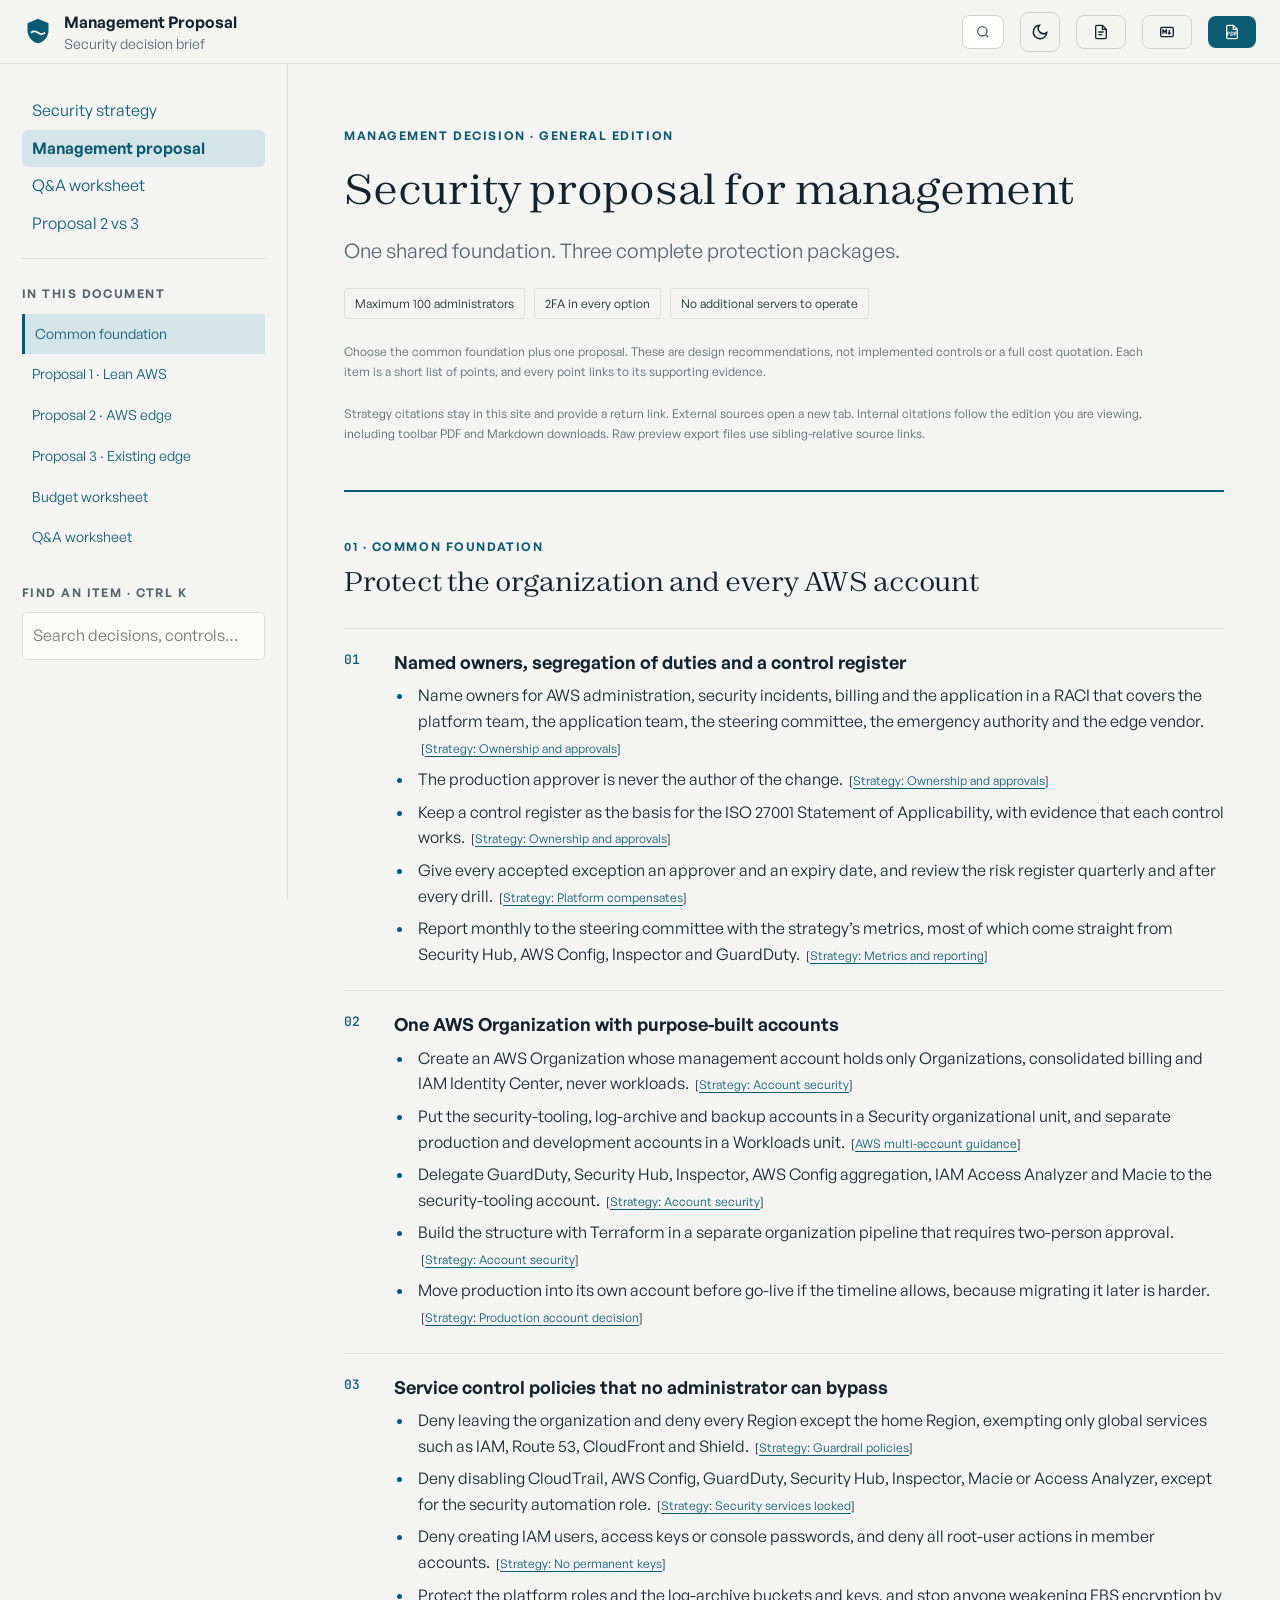
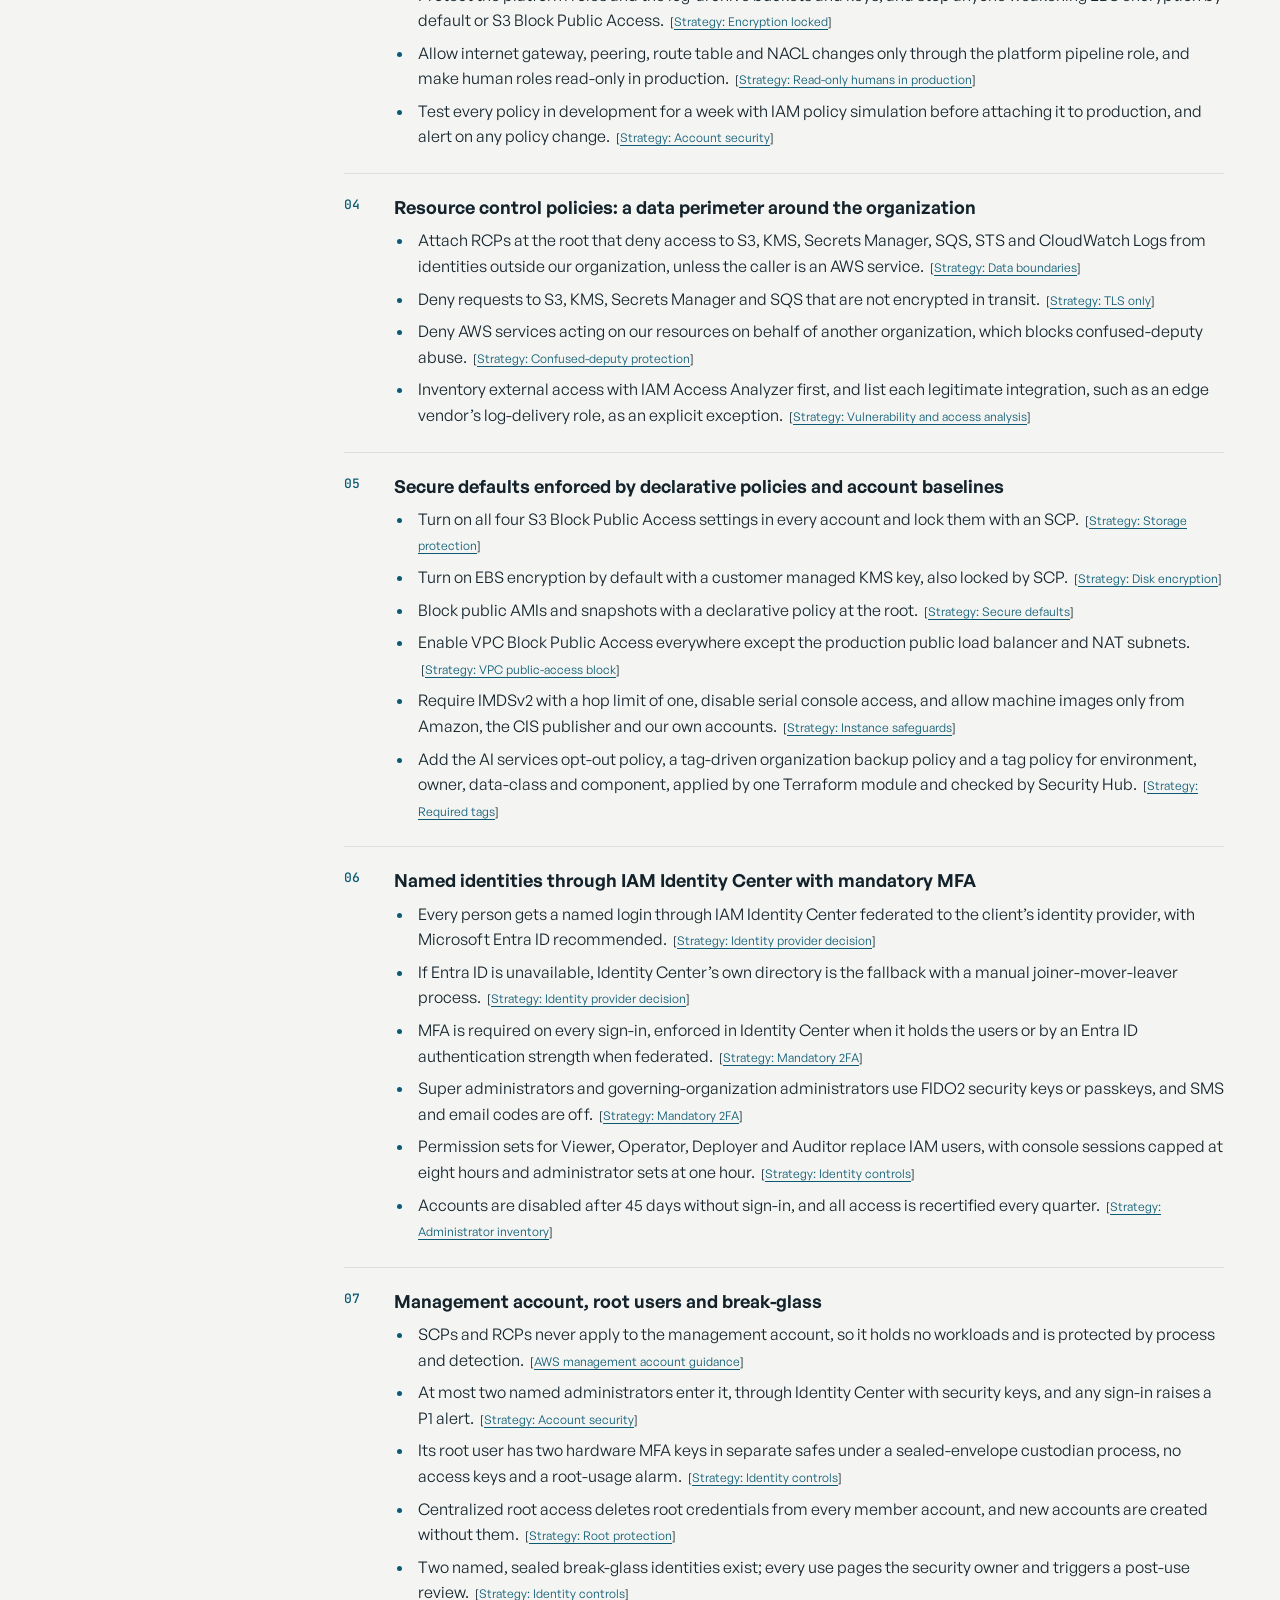
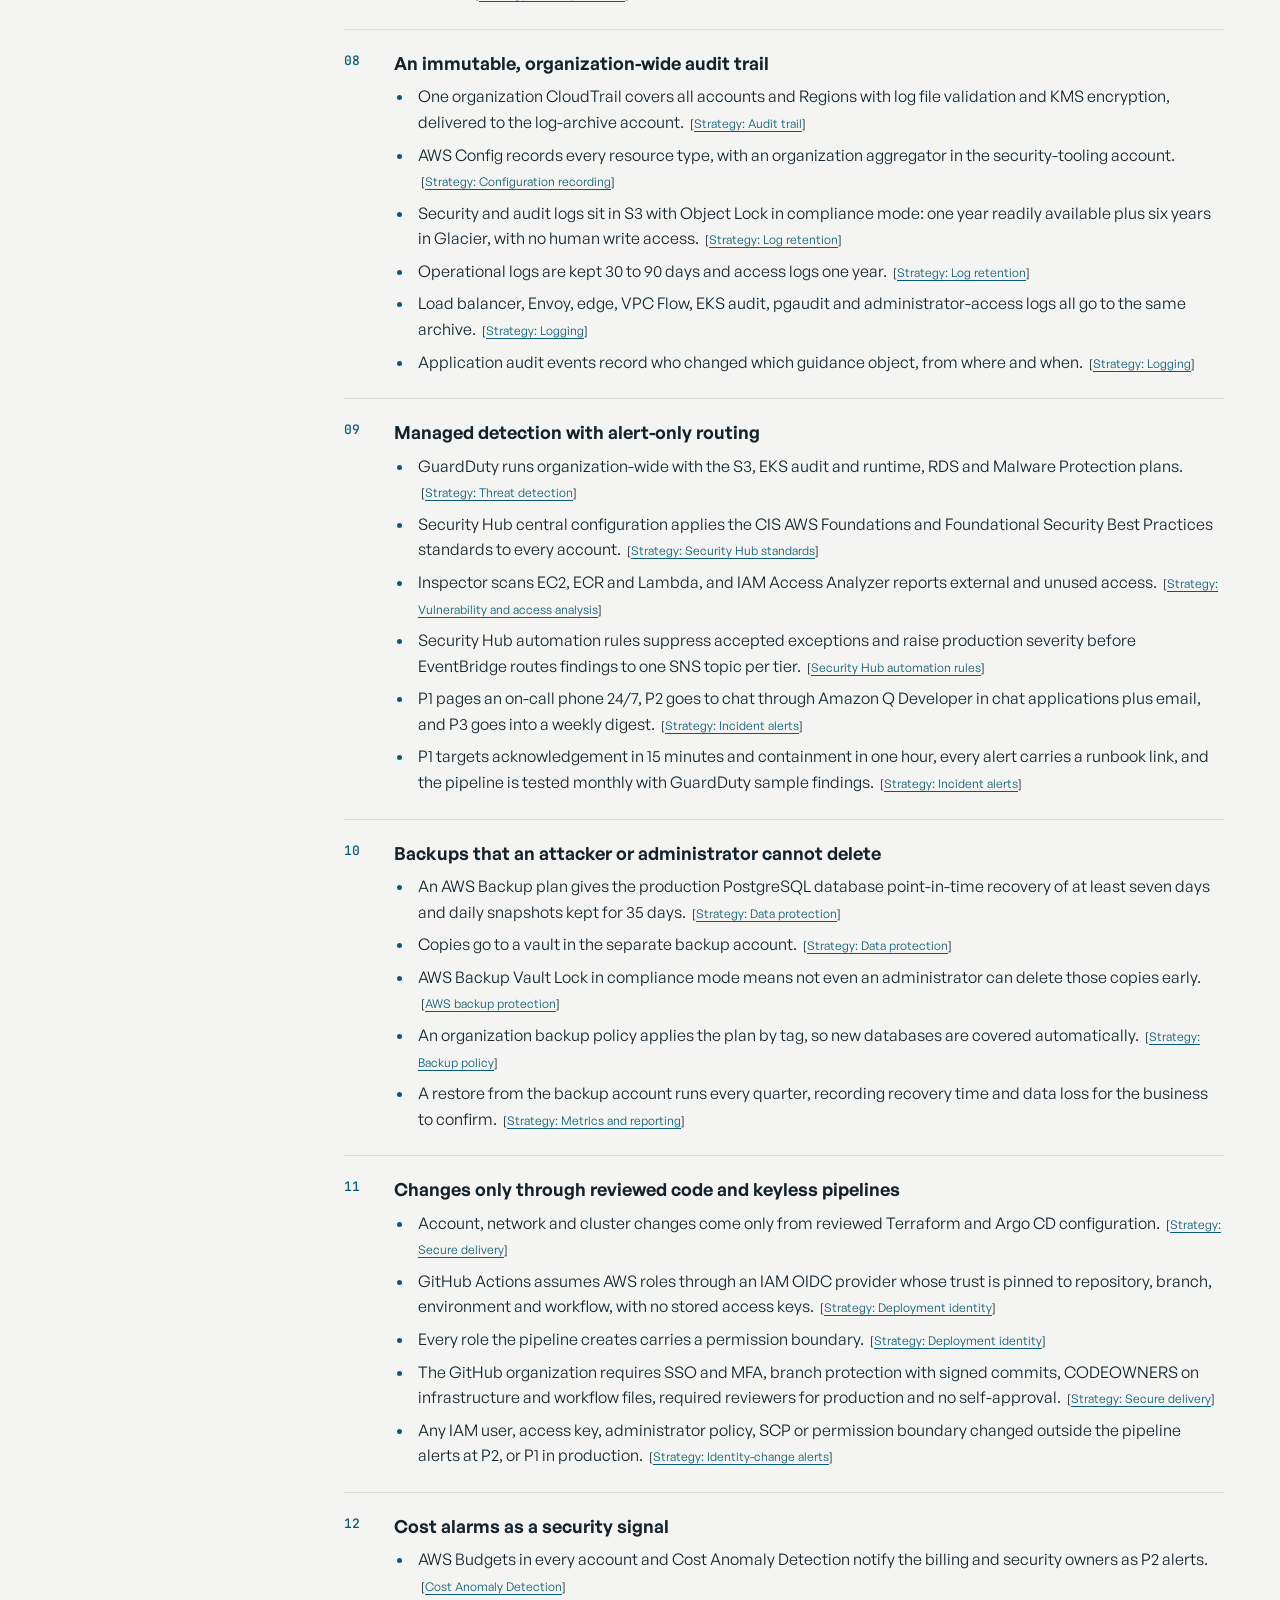
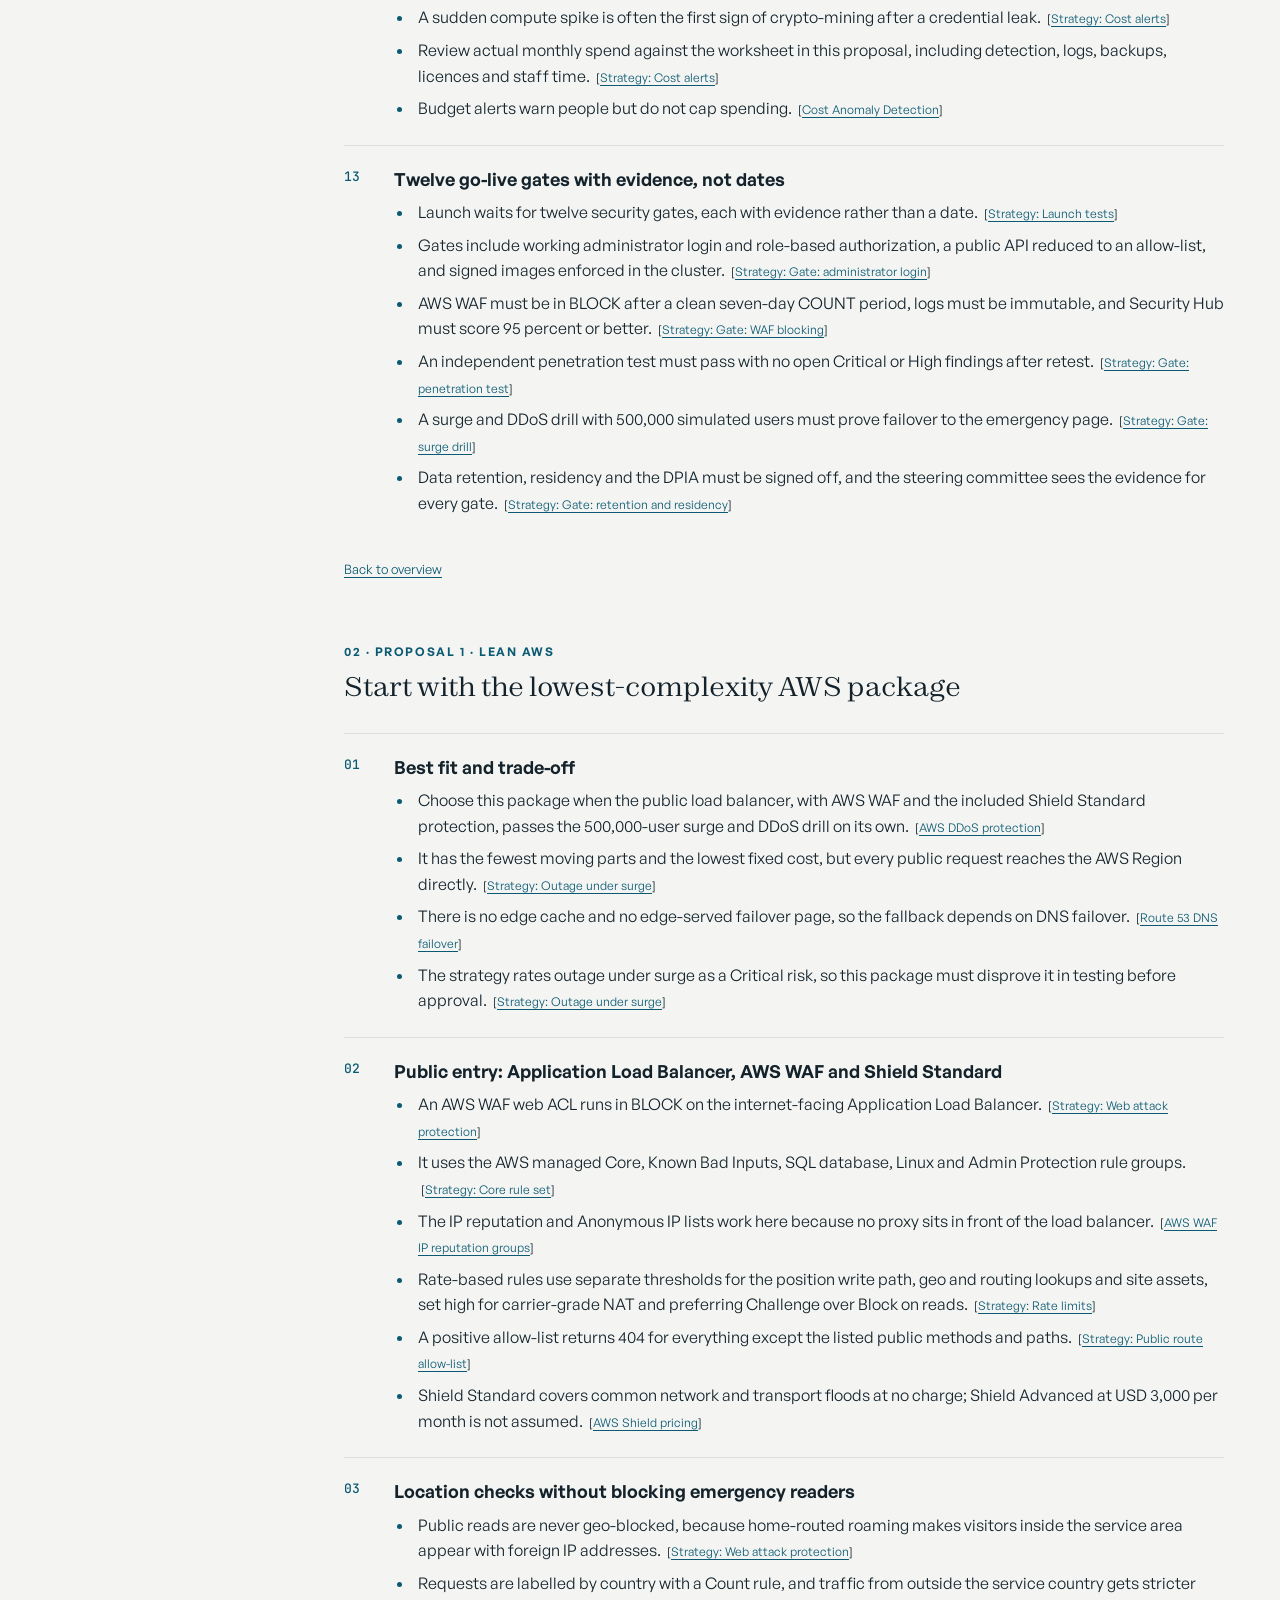
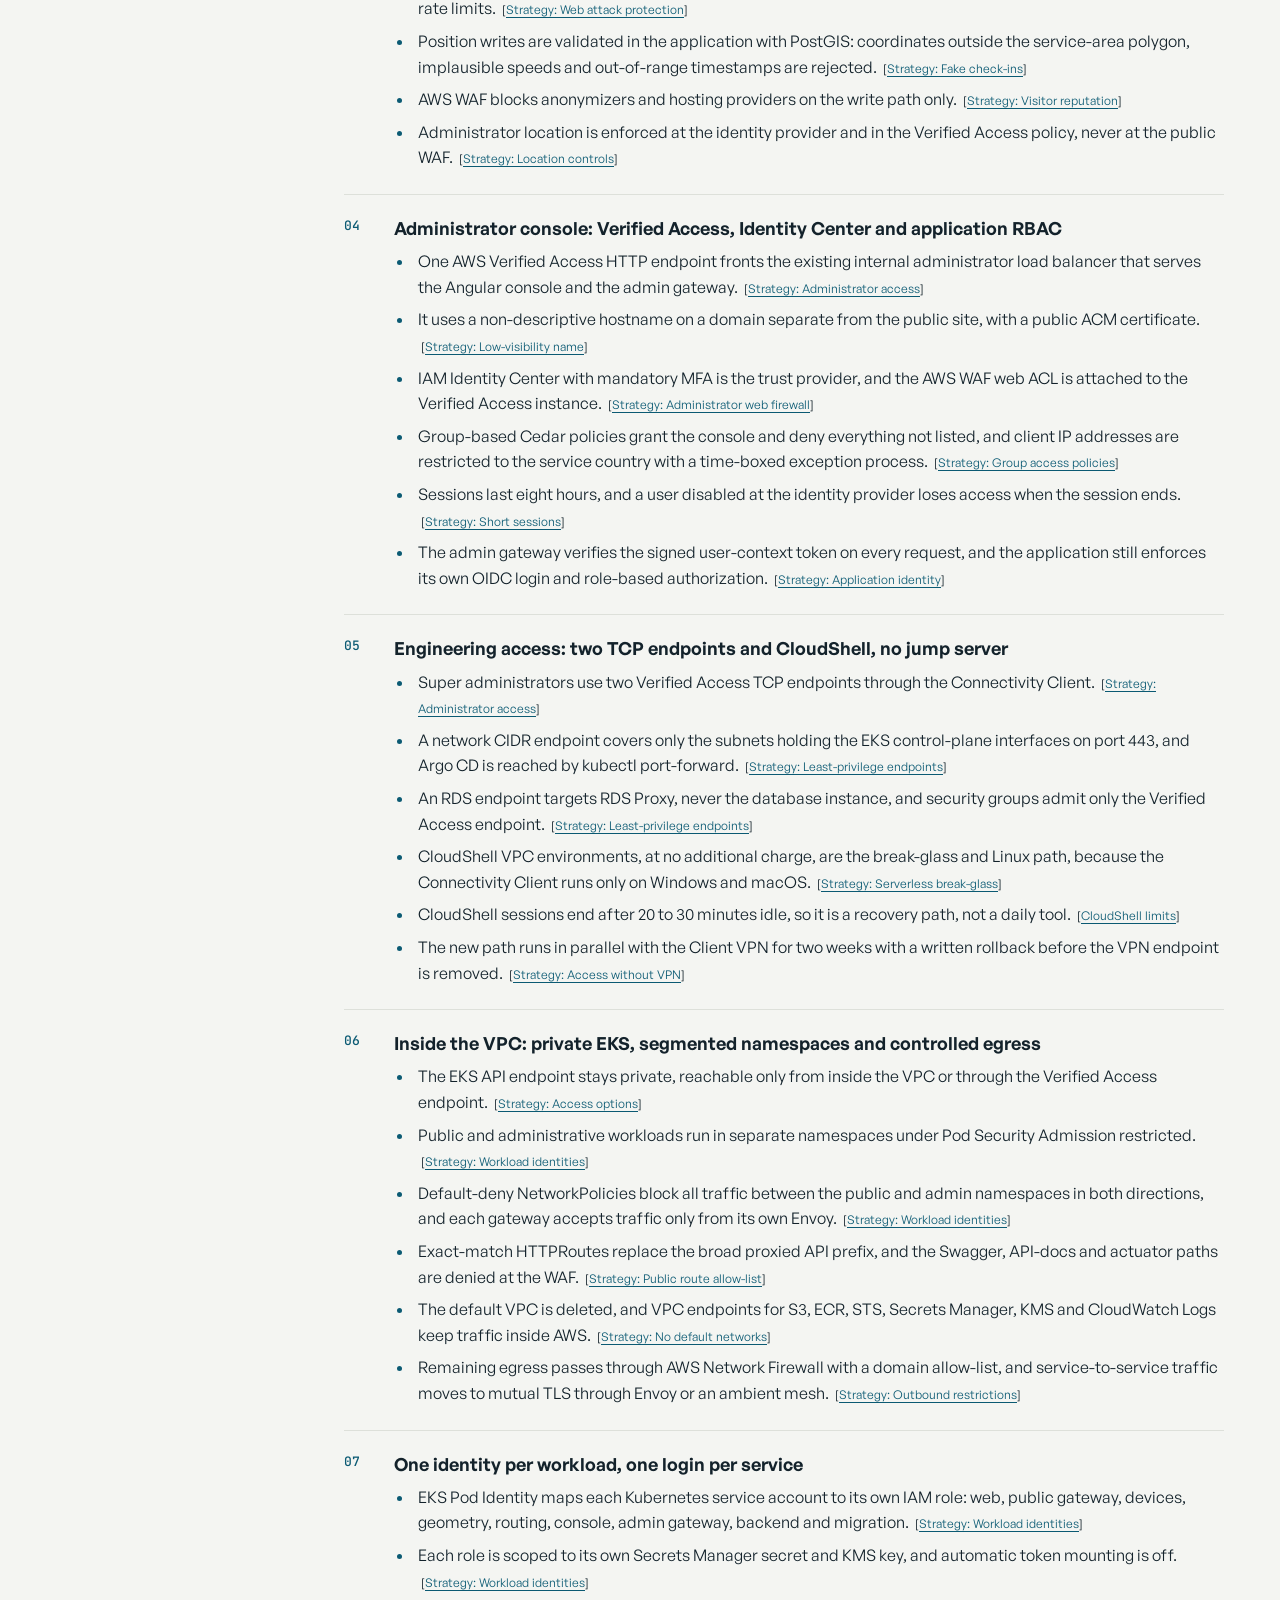
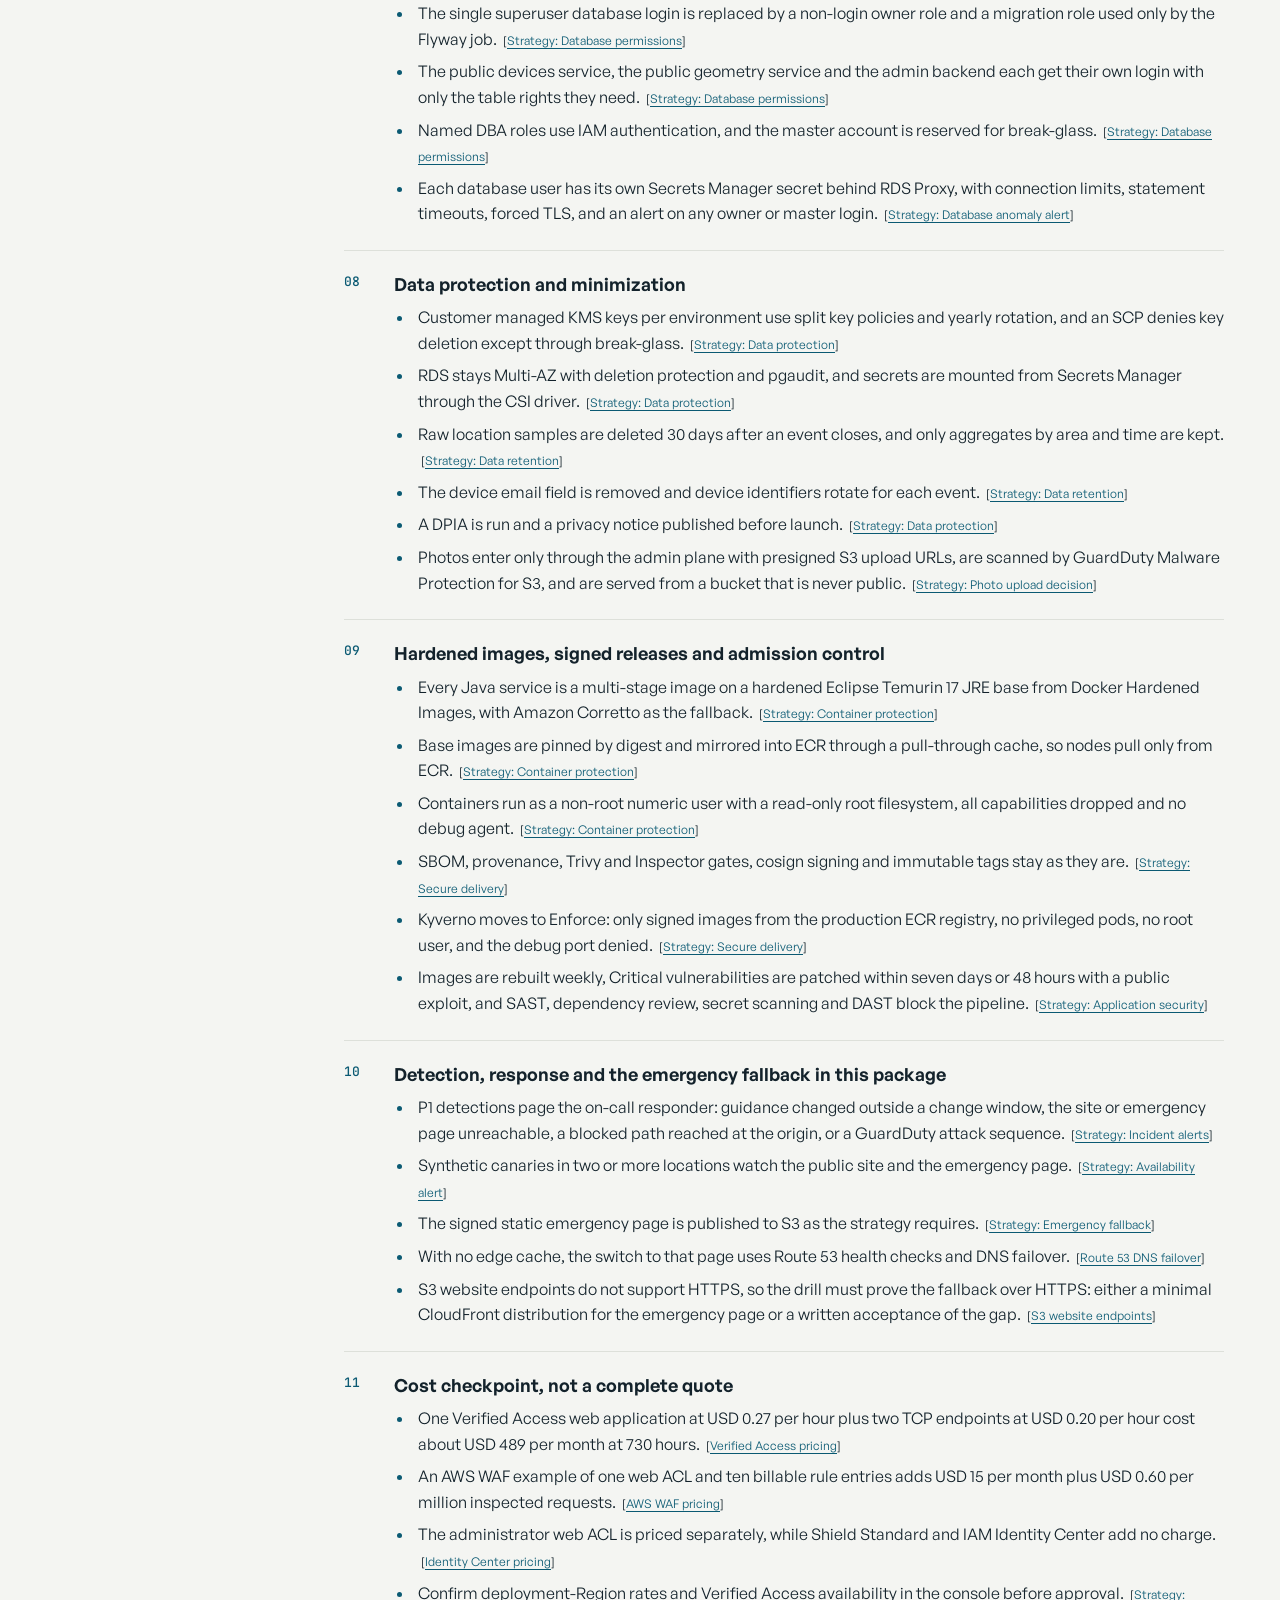
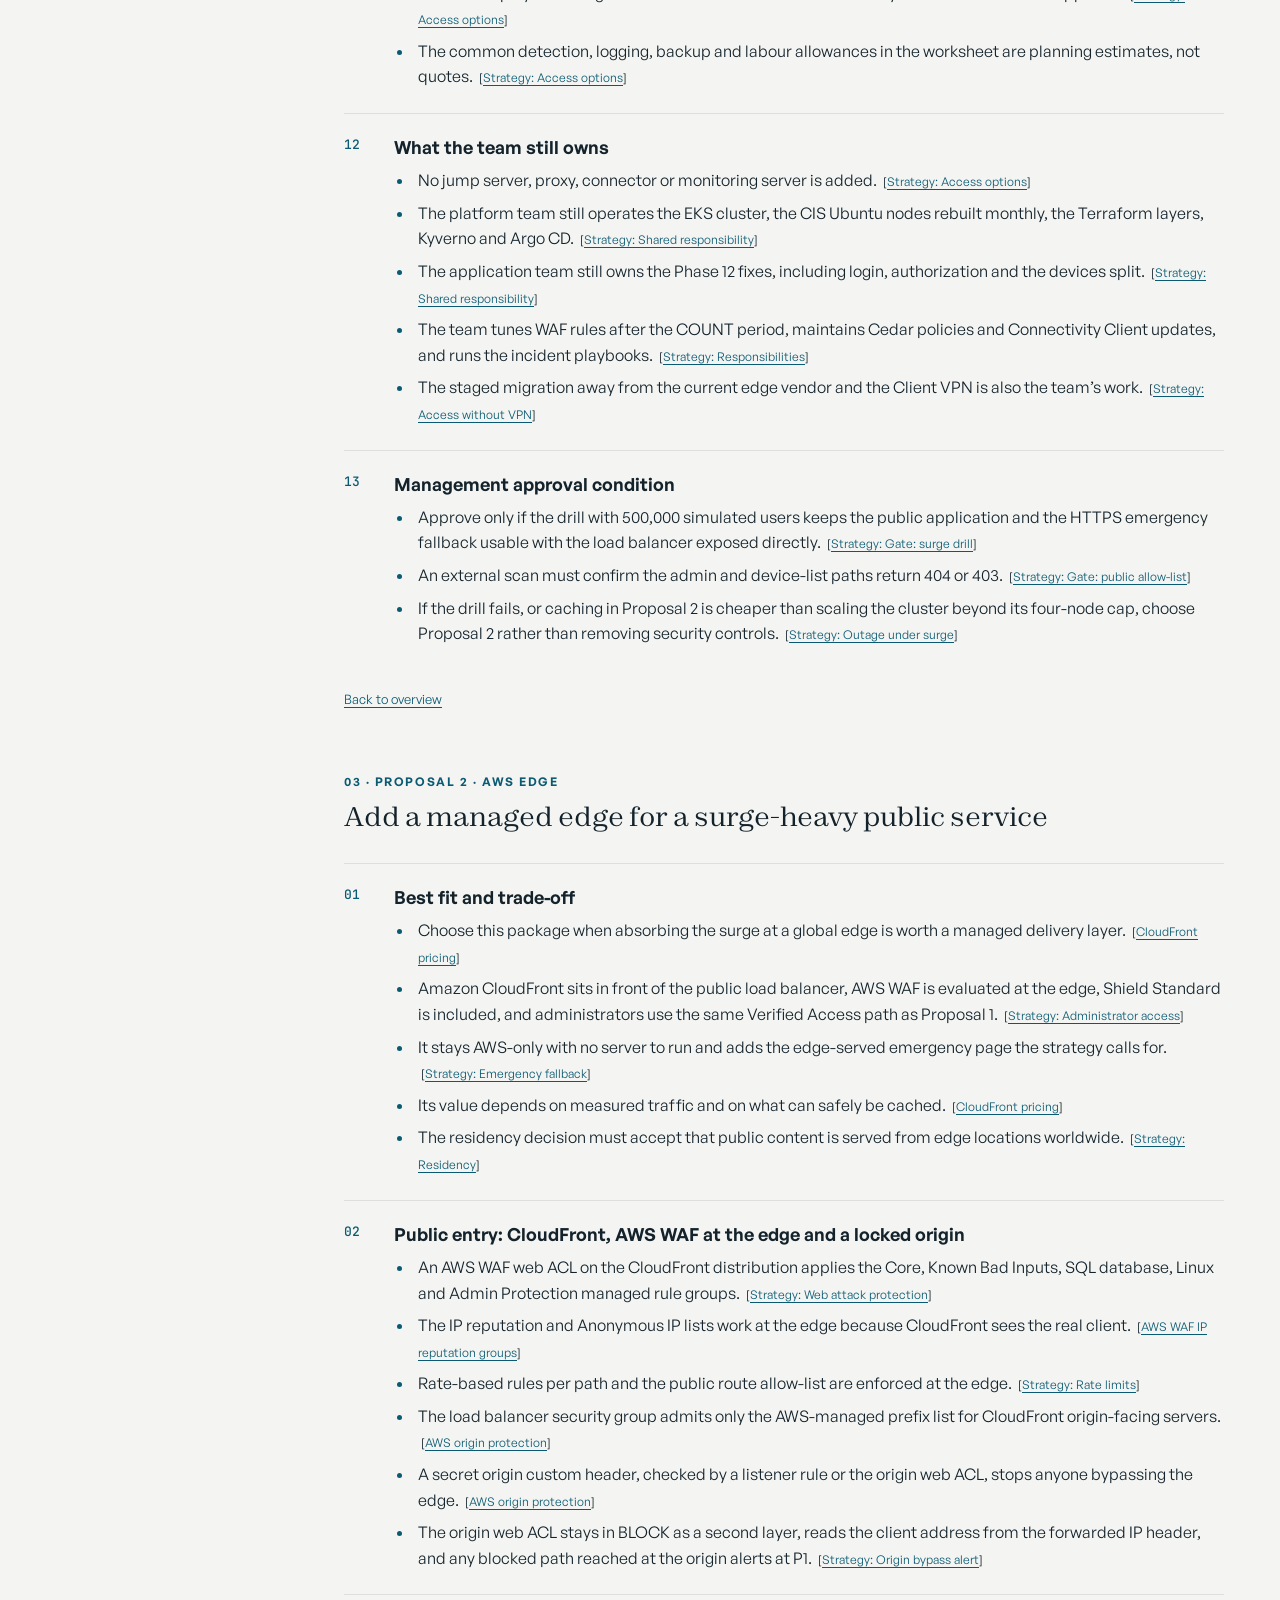
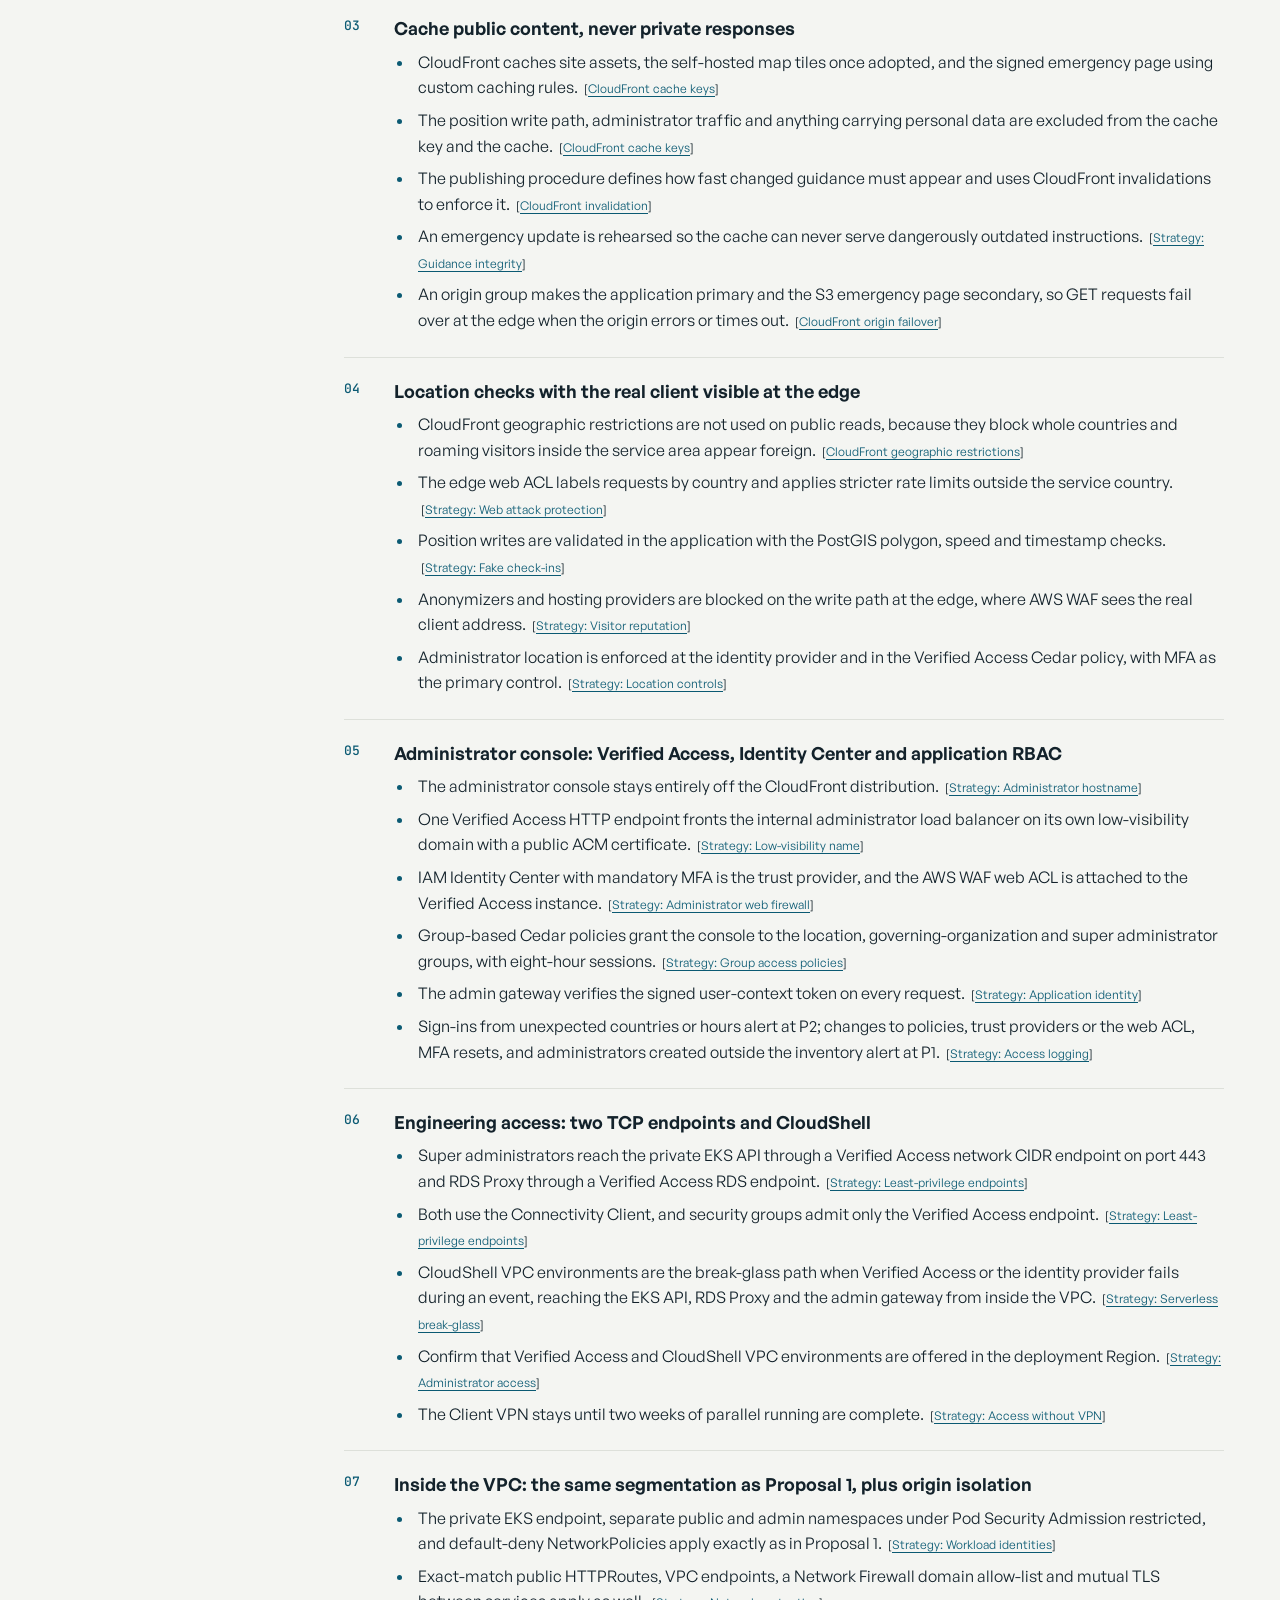
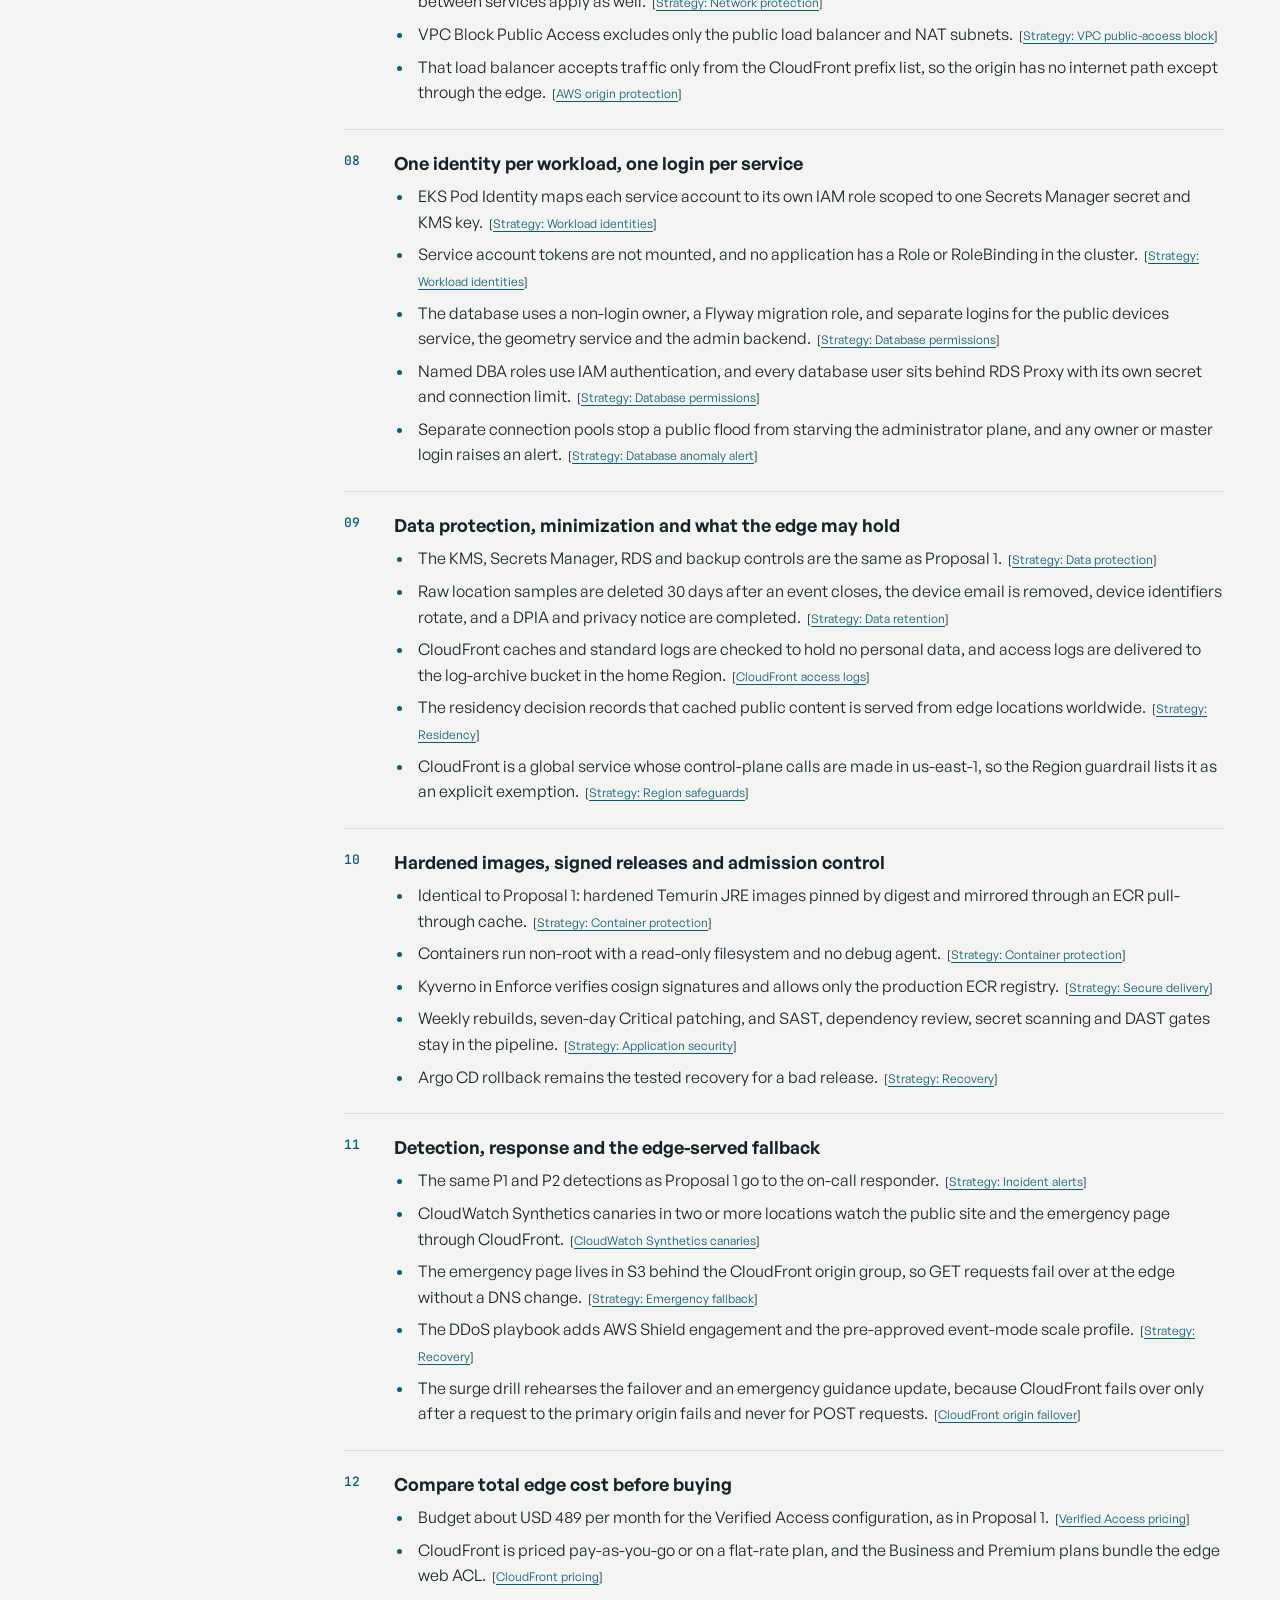
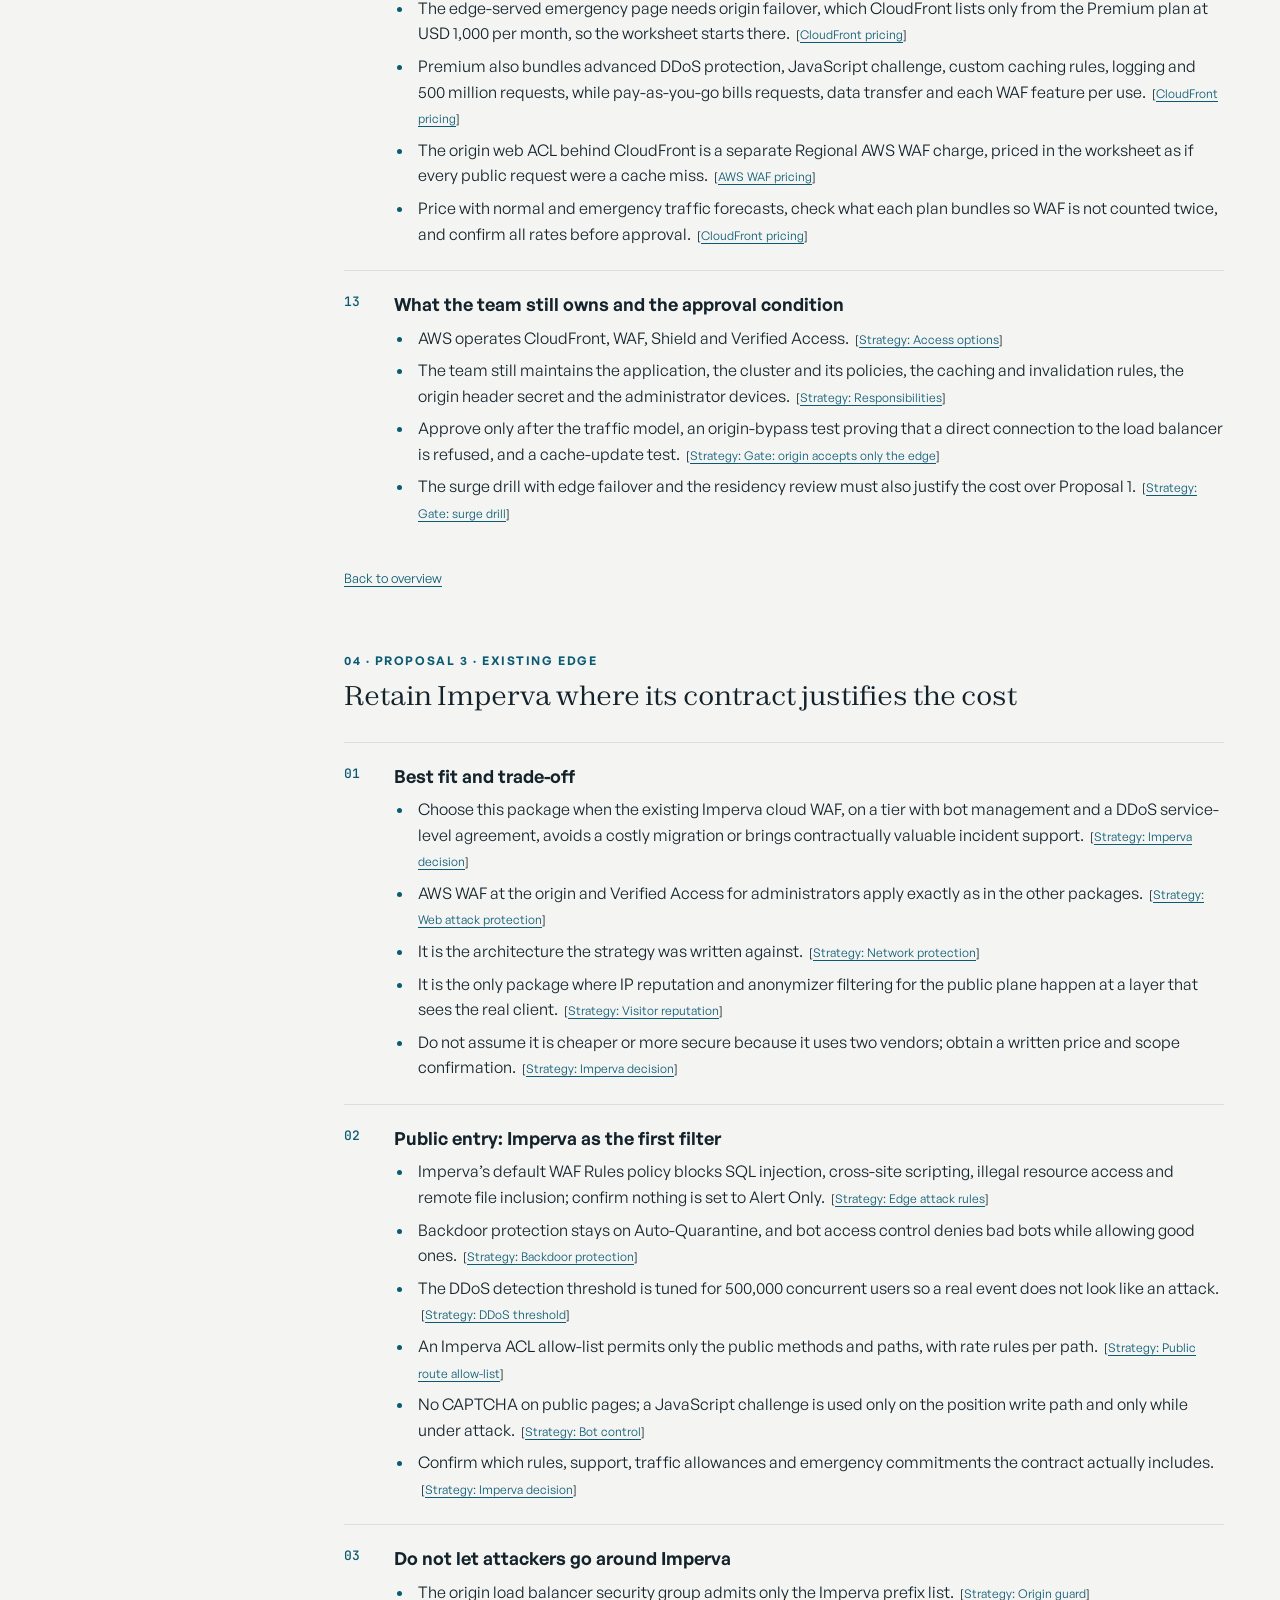
<file: proposal/index.html>
<!doctype html><html lang="en" data-theme="light"><head><meta charset="utf-8"><script id="theme-boot">try{var t=localStorage.getItem('theme');if(t==='dark'||t==='light')document.documentElement.dataset.theme=t}catch(e){}</script><meta name="viewport" content="width=device-width,initial-scale=1"><title>Security proposal for management</title><meta name="description" content="One shared foundation. Three complete protection packages."><link rel="stylesheet" href="styles.css?v=8"><link rel="stylesheet" href="toolbar.css?v=2"></head><body>
<header class="topbar document-toolbar">
  <button class="icon-btn menu-btn" id="menuBtn" aria-label="Open navigation" aria-expanded="false" aria-controls="sidebar"><svg viewBox="0 0 24 24" fill="none" stroke="currentColor" stroke-width="2" aria-hidden="true" focusable="false"><path d="M4 7h16M4 12h16M4 17h16"/></svg></button>
  <a href="#top" class="brand" aria-label="Management Proposal home"><svg viewBox="0 0 32 32" aria-hidden="true" focusable="false"><path d="M16 2 4 7v8c0 7.5 5.1 13.4 12 15 6.9-1.6 12-7.5 12-15V7z" fill="currentColor"/><path d="M8 18c2.5-2 5-2 8 0s5.5 2 8 0" stroke="#fff" stroke-width="2" fill="none"/></svg><span class="name">Management Proposal<small>Security decision brief</small></span></a>
  <div class="spacer"></div>
  <button class="search-trigger" id="searchBtn" aria-label="Search document" title="Search document (Ctrl K)"><svg viewBox="0 0 24 24" fill="none" stroke="currentColor" stroke-width="2" aria-hidden="true" focusable="false"><circle cx="11" cy="11" r="7"/><path d="m20 20-3.5-3.5"/></svg><span class="label">Search this document…</span><span class="kbd">Ctrl K</span></button>
  <button class="icon-btn" id="themeBtn" aria-label="Switch to dark theme" title="Switch to dark theme"><svg viewBox="0 0 24 24" fill="none" stroke="currentColor" stroke-width="2" aria-hidden="true" focusable="false"><path d="M21 12.8A9 9 0 1 1 11.2 3a7 7 0 0 0 9.8 9.8z"/></svg></button>
  <a class="btn btn-ghost export-btn download" id="designBtn" href="../DESIGN.md" download="DESIGN.md" aria-label="Download design theme document" title="Download DESIGN.md"><svg viewBox="0 0 24 24" fill="none" stroke="currentColor" stroke-width="2" aria-hidden="true" focusable="false"><path d="M14 2H6a2 2 0 0 0-2 2v16a2 2 0 0 0 2 2h12a2 2 0 0 0 2-2V8zM14 2v6h6M8 12h8M8 16h6"/></svg><span class="label">Design</span></a>
  <a class="btn btn-ghost export-btn download" id="mdBtn" href="management-proposal.md" download="management-proposal.md" aria-label="Export Markdown" title="Export Markdown"><svg viewBox="0 0 24 24" fill="none" stroke="currentColor" stroke-width="2" aria-hidden="true" focusable="false"><rect x="2.5" y="5" width="19" height="14" rx="2"/><path d="M6 15V9l2.5 3L11 9v6M15.5 9v6m0 0-2-2m2 2 2-2"/></svg><span class="label">Export Markdown</span></a>
  <a class="btn btn-primary export-btn download" id="pdfBtn" href="management-proposal.pdf" download="management-proposal.pdf" aria-label="Export PDF" title="Export PDF"><svg viewBox="0 0 24 24" fill="none" stroke="currentColor" stroke-width="2" aria-hidden="true" focusable="false"><path d="M14 2H6a2 2 0 0 0-2 2v16a2 2 0 0 0 2 2h12a2 2 0 0 0 2-2V8zM14 2v6h6"/><path stroke-width="1.35" stroke-linecap="round" stroke-linejoin="round" d="M5.5 17v-5h1.4a1.25 1.25 0 0 1 0 2.5H5.5M10.5 17v-5h1a2.5 2.5 0 0 1 0 5h-1M16 17v-5h3M16 14.5h2.5"/></svg><span class="label">Export PDF</span></a>
</header>
<div class="layout"><nav id="sidebar" class="sidebar" aria-label="Document navigation"><div class="doc-menu"><a href="../index.html">Security strategy</a><a href="index.html" aria-current="page">Management proposal</a><a href="questions.html">Q&amp;A worksheet</a><a href="comparison.html">Proposal 2 vs 3</a></div><div class="small-label">In this document</div><div class="contents"><a href="#common">Common foundation</a><a href="#proposal-1">Proposal 1 · Lean AWS</a><a href="#proposal-2">Proposal 2 · AWS edge</a><a href="#proposal-3">Proposal 3 · Existing edge</a><a href="#budget">Budget worksheet</a><a href="#questions">Q&amp;A worksheet</a></div><div class="small-label">Find an item · Ctrl K</div><input id="search" type="search" aria-label="Search proposal" placeholder="Search decisions, controls…"><div id="searchStatus" role="status"></div><ul id="results" class="search-results"></ul></nav>
<main id="top"><section class="cover"><div class="eyebrow">Management decision · General edition</div><h1>Security proposal for management</h1><p class="lede">One shared foundation. Three complete protection packages.</p><div class="facts"><span>Maximum 100 administrators</span><span>2FA in every option</span><span>No additional servers to operate</span></div><p class="export-note">Choose the common foundation plus one proposal. These are design recommendations, not implemented controls or a full cost quotation. Each item is a short list of points, and every point links to its supporting evidence.</p><p class="export-note">Strategy citations stay in this site and provide a return link. External sources open a new tab. Internal citations follow the edition you are viewing, including toolbar PDF and Markdown downloads. Raw preview export files use sibling-relative source links.</p></section><section class="print-only" id="contents"><h2>Contents</h2><a href="#common">Common foundation</a><a href="#proposal-1">Proposal 1 · Lean AWS</a><a href="#proposal-2">Proposal 2 · AWS edge</a><a href="#proposal-3">Proposal 3 · Existing edge</a><a href="#budget">Budget worksheet</a><a href="#questions">Q&amp;A worksheet</a></section><section class="section" id="common"><div class="eyebrow">01 · Common foundation</div><h2>Protect the organization and every AWS account</h2><ul class="item-list"><li class="item" id="common-decision"><h3>Named owners, segregation of duties and a control register</h3><ul class="points"><li>Name owners for AWS administration, security incidents, billing and the application in a RACI that covers the platform team, the application team, the steering committee, the emergency authority and the edge vendor. <span class="citations">[<a href="https://talorlik.github.io/cloud-and-web-security/index.html?from=proposal&amp;item=common-decision#d-foundations" data-strategy="d-foundations" data-source-path="index.html#d-foundations">Strategy: Ownership and approvals</a>]</span></li><li>The production approver is never the author of the change. <span class="citations">[<a href="https://talorlik.github.io/cloud-and-web-security/index.html?from=proposal&amp;item=common-decision#d-foundations" data-strategy="d-foundations" data-source-path="index.html#d-foundations">Strategy: Ownership and approvals</a>]</span></li><li>Keep a control register as the basis for the ISO 27001 Statement of Applicability, with evidence that each control works. <span class="citations">[<a href="https://talorlik.github.io/cloud-and-web-security/index.html?from=proposal&amp;item=common-decision#d-foundations" data-strategy="d-foundations" data-source-path="index.html#d-foundations">Strategy: Ownership and approvals</a>]</span></li><li>Give every accepted exception an approver and an expiry date, and review the risk register quarterly and after every drill. <span class="citations">[<a href="https://talorlik.github.io/cloud-and-web-security/index.html?from=proposal&amp;item=common-decision#p6" data-strategy="p6" data-source-path="index.html#p6">Strategy: Platform compensates</a>]</span></li><li>Report monthly to the steering committee with the strategy’s metrics, most of which come straight from Security Hub, AWS Config, Inspector and GuardDuty. <span class="citations">[<a href="https://talorlik.github.io/cloud-and-web-security/index.html?from=proposal&amp;item=common-decision#metrics" data-strategy="metrics" data-source-path="index.html#metrics">Strategy: Metrics and reporting</a>]</span></li></ul></li><li class="item" id="common-accounts"><h3>One AWS Organization with purpose-built accounts</h3><ul class="points"><li>Create an AWS Organization whose management account holds only Organizations, consolidated billing and IAM Identity Center, never workloads. <span class="citations">[<a href="https://talorlik.github.io/cloud-and-web-security/index.html?from=proposal&amp;item=common-accounts#dd-org" data-strategy="dd-org" data-source-path="index.html#dd-org">Strategy: Account security</a>]</span></li><li>Put the security-tooling, log-archive and backup accounts in a Security organizational unit, and separate production and development accounts in a Workloads unit. <span class="citations">[<a href="https://docs.aws.amazon.com/whitepapers/latest/organizing-your-aws-environment/recommended-ous-and-accounts.html" target="_blank" rel="noopener noreferrer">AWS multi-account guidance</a>]</span></li><li>Delegate GuardDuty, Security Hub, Inspector, AWS Config aggregation, IAM Access Analyzer and Macie to the security-tooling account. <span class="citations">[<a href="https://talorlik.github.io/cloud-and-web-security/index.html?from=proposal&amp;item=common-accounts#dd-org" data-strategy="dd-org" data-source-path="index.html#dd-org">Strategy: Account security</a>]</span></li><li>Build the structure with Terraform in a separate organization pipeline that requires two-person approval. <span class="citations">[<a href="https://talorlik.github.io/cloud-and-web-security/index.html?from=proposal&amp;item=common-accounts#dd-org" data-strategy="dd-org" data-source-path="index.html#dd-org">Strategy: Account security</a>]</span></li><li>Move production into its own account before go-live if the timeline allows, because migrating it later is harder. <span class="citations">[<a href="https://talorlik.github.io/cloud-and-web-security/index.html?from=proposal&amp;item=common-accounts#dec-b25" data-strategy="dec-b25" data-source-path="index.html#dec-b25">Strategy: Production account decision</a>]</span></li></ul></li><li class="item" id="common-guardrails"><h3>Service control policies that no administrator can bypass</h3><ul class="points"><li>Deny leaving the organization and deny every Region except the home Region, exempting only global services such as IAM, Route 53, CloudFront and Shield. <span class="citations">[<a href="https://talorlik.github.io/cloud-and-web-security/index.html?from=proposal&amp;item=common-guardrails#orgPolicyTable" data-strategy="orgPolicyTable" data-source-path="index.html#orgPolicyTable">Strategy: Guardrail policies</a>]</span></li><li>Deny disabling CloudTrail, AWS Config, GuardDuty, Security Hub, Inspector, Macie or Access Analyzer, except for the security automation role. <span class="citations">[<a href="https://talorlik.github.io/cloud-and-web-security/index.html?from=proposal&amp;item=common-guardrails#gp-03" data-strategy="gp-03" data-source-path="index.html#gp-03">Strategy: Security services locked</a>]</span></li><li>Deny creating IAM users, access keys or console passwords, and deny all root-user actions in member accounts. <span class="citations">[<a href="https://talorlik.github.io/cloud-and-web-security/index.html?from=proposal&amp;item=common-guardrails#gp-04" data-strategy="gp-04" data-source-path="index.html#gp-04">Strategy: No permanent keys</a>]</span></li><li>Protect the platform roles and the log-archive buckets and keys, and stop anyone weakening EBS encryption by default or S3 Block Public Access. <span class="citations">[<a href="https://talorlik.github.io/cloud-and-web-security/index.html?from=proposal&amp;item=common-guardrails#gp-08" data-strategy="gp-08" data-source-path="index.html#gp-08">Strategy: Encryption locked</a>]</span></li><li>Allow internet gateway, peering, route table and NACL changes only through the platform pipeline role, and make human roles read-only in production. <span class="citations">[<a href="https://talorlik.github.io/cloud-and-web-security/index.html?from=proposal&amp;item=common-guardrails#gp-10" data-strategy="gp-10" data-source-path="index.html#gp-10">Strategy: Read-only humans in production</a>]</span></li><li>Test every policy in development for a week with IAM policy simulation before attaching it to production, and alert on any policy change. <span class="citations">[<a href="https://talorlik.github.io/cloud-and-web-security/index.html?from=proposal&amp;item=common-guardrails#dd-org" data-strategy="dd-org" data-source-path="index.html#dd-org">Strategy: Account security</a>]</span></li></ul></li><li class="item" id="common-perimeter"><h3>Resource control policies: a data perimeter around the organization</h3><ul class="points"><li>Attach RCPs at the root that deny access to S3, KMS, Secrets Manager, SQS, STS and CloudWatch Logs from identities outside our organization, unless the caller is an AWS service. <span class="citations">[<a href="https://talorlik.github.io/cloud-and-web-security/index.html?from=proposal&amp;item=common-perimeter#gp-12" data-strategy="gp-12" data-source-path="index.html#gp-12">Strategy: Data boundaries</a>]</span></li><li>Deny requests to S3, KMS, Secrets Manager and SQS that are not encrypted in transit. <span class="citations">[<a href="https://talorlik.github.io/cloud-and-web-security/index.html?from=proposal&amp;item=common-perimeter#gp-13" data-strategy="gp-13" data-source-path="index.html#gp-13">Strategy: TLS only</a>]</span></li><li>Deny AWS services acting on our resources on behalf of another organization, which blocks confused-deputy abuse. <span class="citations">[<a href="https://talorlik.github.io/cloud-and-web-security/index.html?from=proposal&amp;item=common-perimeter#gp-14" data-strategy="gp-14" data-source-path="index.html#gp-14">Strategy: Confused-deputy protection</a>]</span></li><li>Inventory external access with IAM Access Analyzer first, and list each legitimate integration, such as an edge vendor’s log-delivery role, as an explicit exception. <span class="citations">[<a href="https://talorlik.github.io/cloud-and-web-security/index.html?from=proposal&amp;item=common-perimeter#ab-05" data-strategy="ab-05" data-source-path="index.html#ab-05">Strategy: Vulnerability and access analysis</a>]</span></li></ul></li><li class="item" id="common-defaults"><h3>Secure defaults enforced by declarative policies and account baselines</h3><ul class="points"><li>Turn on all four S3 Block Public Access settings in every account and lock them with an SCP. <span class="citations">[<a href="https://talorlik.github.io/cloud-and-web-security/index.html?from=proposal&amp;item=common-defaults#ab-06" data-strategy="ab-06" data-source-path="index.html#ab-06">Strategy: Storage protection</a>]</span></li><li>Turn on EBS encryption by default with a customer managed KMS key, also locked by SCP. <span class="citations">[<a href="https://talorlik.github.io/cloud-and-web-security/index.html?from=proposal&amp;item=common-defaults#ab-07" data-strategy="ab-07" data-source-path="index.html#ab-07">Strategy: Disk encryption</a>]</span></li><li>Block public AMIs and snapshots with a declarative policy at the root. <span class="citations">[<a href="https://talorlik.github.io/cloud-and-web-security/index.html?from=proposal&amp;item=common-defaults#gp-15" data-strategy="gp-15" data-source-path="index.html#gp-15">Strategy: Secure defaults</a>]</span></li><li>Enable VPC Block Public Access everywhere except the production public load balancer and NAT subnets. <span class="citations">[<a href="https://talorlik.github.io/cloud-and-web-security/index.html?from=proposal&amp;item=common-defaults#gp-16" data-strategy="gp-16" data-source-path="index.html#gp-16">Strategy: VPC public-access block</a>]</span></li><li>Require IMDSv2 with a hop limit of one, disable serial console access, and allow machine images only from Amazon, the CIS publisher and our own accounts. <span class="citations">[<a href="https://talorlik.github.io/cloud-and-web-security/index.html?from=proposal&amp;item=common-defaults#gp-17" data-strategy="gp-17" data-source-path="index.html#gp-17">Strategy: Instance safeguards</a>]</span></li><li>Add the AI services opt-out policy, a tag-driven organization backup policy and a tag policy for environment, owner, data-class and component, applied by one Terraform module and checked by Security Hub. <span class="citations">[<a href="https://talorlik.github.io/cloud-and-web-security/index.html?from=proposal&amp;item=common-defaults#gp-20" data-strategy="gp-20" data-source-path="index.html#gp-20">Strategy: Required tags</a>]</span></li></ul></li><li class="item" id="common-identity"><h3>Named identities through IAM Identity Center with mandatory MFA</h3><ul class="points"><li>Every person gets a named login through IAM Identity Center federated to the client’s identity provider, with Microsoft Entra ID recommended. <span class="citations">[<a href="https://talorlik.github.io/cloud-and-web-security/index.html?from=proposal&amp;item=common-identity#dec-b3a" data-strategy="dec-b3a" data-source-path="index.html#dec-b3a">Strategy: Identity provider decision</a>]</span></li><li>If Entra ID is unavailable, Identity Center’s own directory is the fallback with a manual joiner-mover-leaver process. <span class="citations">[<a href="https://talorlik.github.io/cloud-and-web-security/index.html?from=proposal&amp;item=common-identity#dec-b3a" data-strategy="dec-b3a" data-source-path="index.html#dec-b3a">Strategy: Identity provider decision</a>]</span></li><li>MFA is required on every sign-in, enforced in Identity Center when it holds the users or by an Entra ID authentication strength when federated. <span class="citations">[<a href="https://talorlik.github.io/cloud-and-web-security/index.html?from=proposal&amp;item=common-identity#hc-01" data-strategy="hc-01" data-source-path="index.html#hc-01">Strategy: Mandatory 2FA</a>]</span></li><li>Super administrators and governing-organization administrators use FIDO2 security keys or passkeys, and SMS and email codes are off. <span class="citations">[<a href="https://talorlik.github.io/cloud-and-web-security/index.html?from=proposal&amp;item=common-identity#hc-01" data-strategy="hc-01" data-source-path="index.html#hc-01">Strategy: Mandatory 2FA</a>]</span></li><li>Permission sets for Viewer, Operator, Deployer and Auditor replace IAM users, with console sessions capped at eight hours and administrator sets at one hour. <span class="citations">[<a href="https://talorlik.github.io/cloud-and-web-security/index.html?from=proposal&amp;item=common-identity#d-iam" data-strategy="d-iam" data-source-path="index.html#d-iam">Strategy: Identity controls</a>]</span></li><li>Accounts are disabled after 45 days without sign-in, and all access is recertified every quarter. <span class="citations">[<a href="https://talorlik.github.io/cloud-and-web-security/index.html?from=proposal&amp;item=common-identity#hc-02" data-strategy="hc-02" data-source-path="index.html#hc-02">Strategy: Administrator inventory</a>]</span></li></ul></li><li class="item" id="common-root"><h3>Management account, root users and break-glass</h3><ul class="points"><li>SCPs and RCPs never apply to the management account, so it holds no workloads and is protected by process and detection. <span class="citations">[<a href="https://docs.aws.amazon.com/organizations/latest/userguide/orgs_best-practices_mgmt-acct.html" target="_blank" rel="noopener noreferrer">AWS management account guidance</a>]</span></li><li>At most two named administrators enter it, through Identity Center with security keys, and any sign-in raises a P1 alert. <span class="citations">[<a href="https://talorlik.github.io/cloud-and-web-security/index.html?from=proposal&amp;item=common-root#dd-org" data-strategy="dd-org" data-source-path="index.html#dd-org">Strategy: Account security</a>]</span></li><li>Its root user has two hardware MFA keys in separate safes under a sealed-envelope custodian process, no access keys and a root-usage alarm. <span class="citations">[<a href="https://talorlik.github.io/cloud-and-web-security/index.html?from=proposal&amp;item=common-root#d-iam" data-strategy="d-iam" data-source-path="index.html#d-iam">Strategy: Identity controls</a>]</span></li><li>Centralized root access deletes root credentials from every member account, and new accounts are created without them. <span class="citations">[<a href="https://talorlik.github.io/cloud-and-web-security/index.html?from=proposal&amp;item=common-root#ab-12" data-strategy="ab-12" data-source-path="index.html#ab-12">Strategy: Root protection</a>]</span></li><li>Two named, sealed break-glass identities exist; every use pages the security owner and triggers a post-use review. <span class="citations">[<a href="https://talorlik.github.io/cloud-and-web-security/index.html?from=proposal&amp;item=common-root#d-iam" data-strategy="d-iam" data-source-path="index.html#d-iam">Strategy: Identity controls</a>]</span></li></ul></li><li class="item" id="common-records"><h3>An immutable, organization-wide audit trail</h3><ul class="points"><li>One organization CloudTrail covers all accounts and Regions with log file validation and KMS encryption, delivered to the log-archive account. <span class="citations">[<a href="https://talorlik.github.io/cloud-and-web-security/index.html?from=proposal&amp;item=common-records#ab-01" data-strategy="ab-01" data-source-path="index.html#ab-01">Strategy: Audit trail</a>]</span></li><li>AWS Config records every resource type, with an organization aggregator in the security-tooling account. <span class="citations">[<a href="https://talorlik.github.io/cloud-and-web-security/index.html?from=proposal&amp;item=common-records#ab-02" data-strategy="ab-02" data-source-path="index.html#ab-02">Strategy: Configuration recording</a>]</span></li><li>Security and audit logs sit in S3 with Object Lock in compliance mode: one year readily available plus six years in Glacier, with no human write access. <span class="citations">[<a href="https://talorlik.github.io/cloud-and-web-security/index.html?from=proposal&amp;item=common-records#ch-03" data-strategy="ch-03" data-source-path="index.html#ch-03">Strategy: Log retention</a>]</span></li><li>Operational logs are kept 30 to 90 days and access logs one year. <span class="citations">[<a href="https://talorlik.github.io/cloud-and-web-security/index.html?from=proposal&amp;item=common-records#ch-03" data-strategy="ch-03" data-source-path="index.html#ch-03">Strategy: Log retention</a>]</span></li><li>Load balancer, Envoy, edge, VPC Flow, EKS audit, pgaudit and administrator-access logs all go to the same archive. <span class="citations">[<a href="https://talorlik.github.io/cloud-and-web-security/index.html?from=proposal&amp;item=common-records#d-detect" data-strategy="d-detect" data-source-path="index.html#d-detect">Strategy: Logging</a>]</span></li><li>Application audit events record who changed which guidance object, from where and when. <span class="citations">[<a href="https://talorlik.github.io/cloud-and-web-security/index.html?from=proposal&amp;item=common-records#d-detect" data-strategy="d-detect" data-source-path="index.html#d-detect">Strategy: Logging</a>]</span></li></ul></li><li class="item" id="common-detection"><h3>Managed detection with alert-only routing</h3><ul class="points"><li>GuardDuty runs organization-wide with the S3, EKS audit and runtime, RDS and Malware Protection plans. <span class="citations">[<a href="https://talorlik.github.io/cloud-and-web-security/index.html?from=proposal&amp;item=common-detection#ab-03" data-strategy="ab-03" data-source-path="index.html#ab-03">Strategy: Threat detection</a>]</span></li><li>Security Hub central configuration applies the CIS AWS Foundations and Foundational Security Best Practices standards to every account. <span class="citations">[<a href="https://talorlik.github.io/cloud-and-web-security/index.html?from=proposal&amp;item=common-detection#ab-04" data-strategy="ab-04" data-source-path="index.html#ab-04">Strategy: Security Hub standards</a>]</span></li><li>Inspector scans EC2, ECR and Lambda, and IAM Access Analyzer reports external and unused access. <span class="citations">[<a href="https://talorlik.github.io/cloud-and-web-security/index.html?from=proposal&amp;item=common-detection#ab-05" data-strategy="ab-05" data-source-path="index.html#ab-05">Strategy: Vulnerability and access analysis</a>]</span></li><li>Security Hub automation rules suppress accepted exceptions and raise production severity before EventBridge routes findings to one SNS topic per tier. <span class="citations">[<a href="https://docs.aws.amazon.com/securityhub/latest/userguide/securityhub-v2-automations.html" target="_blank" rel="noopener noreferrer">Security Hub automation rules</a>]</span></li><li>P1 pages an on-call phone 24/7, P2 goes to chat through Amazon Q Developer in chat applications plus email, and P3 goes into a weekly digest. <span class="citations">[<a href="https://talorlik.github.io/cloud-and-web-security/index.html?from=proposal&amp;item=common-detection#dd-alerts" data-strategy="dd-alerts" data-source-path="index.html#dd-alerts">Strategy: Incident alerts</a>]</span></li><li>P1 targets acknowledgement in 15 minutes and containment in one hour, every alert carries a runbook link, and the pipeline is tested monthly with GuardDuty sample findings. <span class="citations">[<a href="https://talorlik.github.io/cloud-and-web-security/index.html?from=proposal&amp;item=common-detection#dd-alerts" data-strategy="dd-alerts" data-source-path="index.html#dd-alerts">Strategy: Incident alerts</a>]</span></li></ul></li><li class="item" id="common-recovery"><h3>Backups that an attacker or administrator cannot delete</h3><ul class="points"><li>An AWS Backup plan gives the production PostgreSQL database point-in-time recovery of at least seven days and daily snapshots kept for 35 days. <span class="citations">[<a href="https://talorlik.github.io/cloud-and-web-security/index.html?from=proposal&amp;item=common-recovery#d-data" data-strategy="d-data" data-source-path="index.html#d-data">Strategy: Data protection</a>]</span></li><li>Copies go to a vault in the separate backup account. <span class="citations">[<a href="https://talorlik.github.io/cloud-and-web-security/index.html?from=proposal&amp;item=common-recovery#d-data" data-strategy="d-data" data-source-path="index.html#d-data">Strategy: Data protection</a>]</span></li><li>AWS Backup Vault Lock in compliance mode means not even an administrator can delete those copies early. <span class="citations">[<a href="https://docs.aws.amazon.com/aws-backup/latest/devguide/vault-lock.html" target="_blank" rel="noopener noreferrer">AWS backup protection</a>]</span></li><li>An organization backup policy applies the plan by tag, so new databases are covered automatically. <span class="citations">[<a href="https://talorlik.github.io/cloud-and-web-security/index.html?from=proposal&amp;item=common-recovery#gp-19" data-strategy="gp-19" data-source-path="index.html#gp-19">Strategy: Backup policy</a>]</span></li><li>A restore from the backup account runs every quarter, recording recovery time and data loss for the business to confirm. <span class="citations">[<a href="https://talorlik.github.io/cloud-and-web-security/index.html?from=proposal&amp;item=common-recovery#metrics" data-strategy="metrics" data-source-path="index.html#metrics">Strategy: Metrics and reporting</a>]</span></li></ul></li><li class="item" id="common-delivery"><h3>Changes only through reviewed code and keyless pipelines</h3><ul class="points"><li>Account, network and cluster changes come only from reviewed Terraform and Argo CD configuration. <span class="citations">[<a href="https://talorlik.github.io/cloud-and-web-security/index.html?from=proposal&amp;item=common-delivery#d-supply" data-strategy="d-supply" data-source-path="index.html#d-supply">Strategy: Secure delivery</a>]</span></li><li>GitHub Actions assumes AWS roles through an IAM OIDC provider whose trust is pinned to repository, branch, environment and workflow, with no stored access keys. <span class="citations">[<a href="https://talorlik.github.io/cloud-and-web-security/index.html?from=proposal&amp;item=common-delivery#ab-11" data-strategy="ab-11" data-source-path="index.html#ab-11">Strategy: Deployment identity</a>]</span></li><li>Every role the pipeline creates carries a permission boundary. <span class="citations">[<a href="https://talorlik.github.io/cloud-and-web-security/index.html?from=proposal&amp;item=common-delivery#ab-11" data-strategy="ab-11" data-source-path="index.html#ab-11">Strategy: Deployment identity</a>]</span></li><li>The GitHub organization requires SSO and MFA, branch protection with signed commits, CODEOWNERS on infrastructure and workflow files, required reviewers for production and no self-approval. <span class="citations">[<a href="https://talorlik.github.io/cloud-and-web-security/index.html?from=proposal&amp;item=common-delivery#d-supply" data-strategy="d-supply" data-source-path="index.html#d-supply">Strategy: Secure delivery</a>]</span></li><li>Any IAM user, access key, administrator policy, SCP or permission boundary changed outside the pipeline alerts at P2, or P1 in production. <span class="citations">[<a href="https://talorlik.github.io/cloud-and-web-security/index.html?from=proposal&amp;item=common-delivery#al-12" data-strategy="al-12" data-source-path="index.html#al-12">Strategy: Identity-change alerts</a>]</span></li></ul></li><li class="item" id="common-budget"><h3>Cost alarms as a security signal</h3><ul class="points"><li>AWS Budgets in every account and Cost Anomaly Detection notify the billing and security owners as P2 alerts. <span class="citations">[<a href="https://docs.aws.amazon.com/cost-management/latest/userguide/manage-ad.html" target="_blank" rel="noopener noreferrer">Cost Anomaly Detection</a>]</span></li><li>A sudden compute spike is often the first sign of crypto-mining after a credential leak. <span class="citations">[<a href="https://talorlik.github.io/cloud-and-web-security/index.html?from=proposal&amp;item=common-budget#ab-10" data-strategy="ab-10" data-source-path="index.html#ab-10">Strategy: Cost alerts</a>]</span></li><li>Review actual monthly spend against the worksheet in this proposal, including detection, logs, backups, licences and staff time. <span class="citations">[<a href="https://talorlik.github.io/cloud-and-web-security/index.html?from=proposal&amp;item=common-budget#ab-10" data-strategy="ab-10" data-source-path="index.html#ab-10">Strategy: Cost alerts</a>]</span></li><li>Budget alerts warn people but do not cap spending. <span class="citations">[<a href="https://docs.aws.amazon.com/cost-management/latest/userguide/manage-ad.html" target="_blank" rel="noopener noreferrer">Cost Anomaly Detection</a>]</span></li></ul></li><li class="item" id="common-approval"><h3>Twelve go-live gates with evidence, not dates</h3><ul class="points"><li>Launch waits for twelve security gates, each with evidence rather than a date. <span class="citations">[<a href="https://talorlik.github.io/cloud-and-web-security/index.html?from=proposal&amp;item=common-approval#gates" data-strategy="gates" data-source-path="index.html#gates">Strategy: Launch tests</a>]</span></li><li>Gates include working administrator login and role-based authorization, a public API reduced to an allow-list, and signed images enforced in the cluster. <span class="citations">[<a href="https://talorlik.github.io/cloud-and-web-security/index.html?from=proposal&amp;item=common-approval#g01" data-strategy="g01" data-source-path="index.html#g01">Strategy: Gate: administrator login</a>]</span></li><li>AWS WAF must be in BLOCK after a clean seven-day COUNT period, logs must be immutable, and Security Hub must score 95 percent or better. <span class="citations">[<a href="https://talorlik.github.io/cloud-and-web-security/index.html?from=proposal&amp;item=common-approval#g04" data-strategy="g04" data-source-path="index.html#g04">Strategy: Gate: WAF blocking</a>]</span></li><li>An independent penetration test must pass with no open Critical or High findings after retest. <span class="citations">[<a href="https://talorlik.github.io/cloud-and-web-security/index.html?from=proposal&amp;item=common-approval#g10" data-strategy="g10" data-source-path="index.html#g10">Strategy: Gate: penetration test</a>]</span></li><li>A surge and DDoS drill with 500,000 simulated users must prove failover to the emergency page. <span class="citations">[<a href="https://talorlik.github.io/cloud-and-web-security/index.html?from=proposal&amp;item=common-approval#g11" data-strategy="g11" data-source-path="index.html#g11">Strategy: Gate: surge drill</a>]</span></li><li>Data retention, residency and the DPIA must be signed off, and the steering committee sees the evidence for every gate. <span class="citations">[<a href="https://talorlik.github.io/cloud-and-web-security/index.html?from=proposal&amp;item=common-approval#g12" data-strategy="g12" data-source-path="index.html#g12">Strategy: Gate: retention and residency</a>]</span></li></ul></li></ul><a class="back-top" href="#top">Back to overview</a></section><section class="section" id="proposal-1"><div class="eyebrow">02 · Proposal 1 · Lean AWS</div><h2>Start with the lowest-complexity AWS package</h2><ul class="item-list"><li class="item" id="p1-fit"><h3>Best fit and trade-off</h3><ul class="points"><li>Choose this package when the public load balancer, with AWS WAF and the included Shield Standard protection, passes the 500,000-user surge and DDoS drill on its own. <span class="citations">[<a href="https://docs.aws.amazon.com/waf/latest/developerguide/shield-chapter.html" target="_blank" rel="noopener noreferrer">AWS DDoS protection</a>]</span></li><li>It has the fewest moving parts and the lowest fixed cost, but every public request reaches the AWS Region directly. <span class="citations">[<a href="https://talorlik.github.io/cloud-and-web-security/index.html?from=proposal&amp;item=p1-fit#r05" data-strategy="r05" data-source-path="index.html#r05">Strategy: Outage under surge</a>]</span></li><li>There is no edge cache and no edge-served failover page, so the fallback depends on DNS failover. <span class="citations">[<a href="https://docs.aws.amazon.com/Route53/latest/DeveloperGuide/dns-failover.html" target="_blank" rel="noopener noreferrer">Route 53 DNS failover</a>]</span></li><li>The strategy rates outage under surge as a Critical risk, so this package must disprove it in testing before approval. <span class="citations">[<a href="https://talorlik.github.io/cloud-and-web-security/index.html?from=proposal&amp;item=p1-fit#r05" data-strategy="r05" data-source-path="index.html#r05">Strategy: Outage under surge</a>]</span></li></ul></li><li class="item" id="p1-edge"><h3>Public entry: Application Load Balancer, AWS WAF and Shield Standard</h3><ul class="points"><li>An AWS WAF web ACL runs in BLOCK on the internet-facing Application Load Balancer. <span class="citations">[<a href="https://talorlik.github.io/cloud-and-web-security/index.html?from=proposal&amp;item=p1-edge#dd-waf" data-strategy="dd-waf" data-source-path="index.html#dd-waf">Strategy: Web attack protection</a>]</span></li><li>It uses the AWS managed Core, Known Bad Inputs, SQL database, Linux and Admin Protection rule groups. <span class="citations">[<a href="https://talorlik.github.io/cloud-and-web-security/index.html?from=proposal&amp;item=p1-edge#waf-07" data-strategy="waf-07" data-source-path="index.html#waf-07">Strategy: Core rule set</a>]</span></li><li>The IP reputation and Anonymous IP lists work here because no proxy sits in front of the load balancer. <span class="citations">[<a href="https://docs.aws.amazon.com/waf/latest/developerguide/aws-managed-rule-groups-ip-rep.html" target="_blank" rel="noopener noreferrer">AWS WAF IP reputation groups</a>]</span></li><li>Rate-based rules use separate thresholds for the position write path, geo and routing lookups and site assets, set high for carrier-grade NAT and preferring Challenge over Block on reads. <span class="citations">[<a href="https://talorlik.github.io/cloud-and-web-security/index.html?from=proposal&amp;item=p1-edge#waf-06" data-strategy="waf-06" data-source-path="index.html#waf-06">Strategy: Rate limits</a>]</span></li><li>A positive allow-list returns 404 for everything except the listed public methods and paths. <span class="citations">[<a href="https://talorlik.github.io/cloud-and-web-security/index.html?from=proposal&amp;item=p1-edge#waf-05" data-strategy="waf-05" data-source-path="index.html#waf-05">Strategy: Public route allow-list</a>]</span></li><li>Shield Standard covers common network and transport floods at no charge; Shield Advanced at USD 3,000 per month is not assumed. <span class="citations">[<a href="https://aws.amazon.com/shield/pricing/" target="_blank" rel="noopener noreferrer">AWS Shield pricing</a>]</span></li></ul></li><li class="item" id="p1-location"><h3>Location checks without blocking emergency readers</h3><ul class="points"><li>Public reads are never geo-blocked, because home-routed roaming makes visitors inside the service area appear with foreign IP addresses. <span class="citations">[<a href="https://talorlik.github.io/cloud-and-web-security/index.html?from=proposal&amp;item=p1-location#dd-waf" data-strategy="dd-waf" data-source-path="index.html#dd-waf">Strategy: Web attack protection</a>]</span></li><li>Requests are labelled by country with a Count rule, and traffic from outside the service country gets stricter rate limits. <span class="citations">[<a href="https://talorlik.github.io/cloud-and-web-security/index.html?from=proposal&amp;item=p1-location#dd-waf" data-strategy="dd-waf" data-source-path="index.html#dd-waf">Strategy: Web attack protection</a>]</span></li><li>Position writes are validated in the application with PostGIS: coordinates outside the service-area polygon, implausible speeds and out-of-range timestamps are rejected. <span class="citations">[<a href="https://talorlik.github.io/cloud-and-web-security/index.html?from=proposal&amp;item=p1-location#r07" data-strategy="r07" data-source-path="index.html#r07">Strategy: Fake check-ins</a>]</span></li><li>AWS WAF blocks anonymizers and hosting providers on the write path only. <span class="citations">[<a href="https://talorlik.github.io/cloud-and-web-security/index.html?from=proposal&amp;item=p1-location#waf-12" data-strategy="waf-12" data-source-path="index.html#waf-12">Strategy: Visitor reputation</a>]</span></li><li>Administrator location is enforced at the identity provider and in the Verified Access policy, never at the public WAF. <span class="citations">[<a href="https://talorlik.github.io/cloud-and-web-security/index.html?from=proposal&amp;item=p1-location#hc-04" data-strategy="hc-04" data-source-path="index.html#hc-04">Strategy: Location controls</a>]</span></li></ul></li><li class="item" id="p1-admin"><h3>Administrator console: Verified Access, Identity Center and application RBAC</h3><ul class="points"><li>One AWS Verified Access HTTP endpoint fronts the existing internal administrator load balancer that serves the Angular console and the admin gateway. <span class="citations">[<a href="https://talorlik.github.io/cloud-and-web-security/index.html?from=proposal&amp;item=p1-admin#dd-access-rec" data-strategy="dd-access-rec" data-source-path="index.html#dd-access-rec">Strategy: Administrator access</a>]</span></li><li>It uses a non-descriptive hostname on a domain separate from the public site, with a public ACM certificate. <span class="citations">[<a href="https://talorlik.github.io/cloud-and-web-security/index.html?from=proposal&amp;item=p1-admin#hc-09" data-strategy="hc-09" data-source-path="index.html#hc-09">Strategy: Low-visibility name</a>]</span></li><li>IAM Identity Center with mandatory MFA is the trust provider, and the AWS WAF web ACL is attached to the Verified Access instance. <span class="citations">[<a href="https://talorlik.github.io/cloud-and-web-security/index.html?from=proposal&amp;item=p1-admin#hc-05" data-strategy="hc-05" data-source-path="index.html#hc-05">Strategy: Administrator web firewall</a>]</span></li><li>Group-based Cedar policies grant the console and deny everything not listed, and client IP addresses are restricted to the service country with a time-boxed exception process. <span class="citations">[<a href="https://talorlik.github.io/cloud-and-web-security/index.html?from=proposal&amp;item=p1-admin#hc-03" data-strategy="hc-03" data-source-path="index.html#hc-03">Strategy: Group access policies</a>]</span></li><li>Sessions last eight hours, and a user disabled at the identity provider loses access when the session ends. <span class="citations">[<a href="https://talorlik.github.io/cloud-and-web-security/index.html?from=proposal&amp;item=p1-admin#hc-07" data-strategy="hc-07" data-source-path="index.html#hc-07">Strategy: Short sessions</a>]</span></li><li>The admin gateway verifies the signed user-context token on every request, and the application still enforces its own OIDC login and role-based authorization. <span class="citations">[<a href="https://talorlik.github.io/cloud-and-web-security/index.html?from=proposal&amp;item=p1-admin#hc-08" data-strategy="hc-08" data-source-path="index.html#hc-08">Strategy: Application identity</a>]</span></li></ul></li><li class="item" id="p1-engineering"><h3>Engineering access: two TCP endpoints and CloudShell, no jump server</h3><ul class="points"><li>Super administrators use two Verified Access TCP endpoints through the Connectivity Client. <span class="citations">[<a href="https://talorlik.github.io/cloud-and-web-security/index.html?from=proposal&amp;item=p1-engineering#dd-access-rec" data-strategy="dd-access-rec" data-source-path="index.html#dd-access-rec">Strategy: Administrator access</a>]</span></li><li>A network CIDR endpoint covers only the subnets holding the EKS control-plane interfaces on port 443, and Argo CD is reached by kubectl port-forward. <span class="citations">[<a href="https://talorlik.github.io/cloud-and-web-security/index.html?from=proposal&amp;item=p1-engineering#hc-10" data-strategy="hc-10" data-source-path="index.html#hc-10">Strategy: Least-privilege endpoints</a>]</span></li><li>An RDS endpoint targets RDS Proxy, never the database instance, and security groups admit only the Verified Access endpoint. <span class="citations">[<a href="https://talorlik.github.io/cloud-and-web-security/index.html?from=proposal&amp;item=p1-engineering#hc-10" data-strategy="hc-10" data-source-path="index.html#hc-10">Strategy: Least-privilege endpoints</a>]</span></li><li>CloudShell VPC environments, at no additional charge, are the break-glass and Linux path, because the Connectivity Client runs only on Windows and macOS. <span class="citations">[<a href="https://talorlik.github.io/cloud-and-web-security/index.html?from=proposal&amp;item=p1-engineering#hc-12" data-strategy="hc-12" data-source-path="index.html#hc-12">Strategy: Serverless break-glass</a>]</span></li><li>CloudShell sessions end after 20 to 30 minutes idle, so it is a recovery path, not a daily tool. <span class="citations">[<a href="https://docs.aws.amazon.com/cloudshell/latest/userguide/limits.html" target="_blank" rel="noopener noreferrer">CloudShell limits</a>]</span></li><li>The new path runs in parallel with the Client VPN for two weeks with a written rollback before the VPN endpoint is removed. <span class="citations">[<a href="https://talorlik.github.io/cloud-and-web-security/index.html?from=proposal&amp;item=p1-engineering#ch-15" data-strategy="ch-15" data-source-path="index.html#ch-15">Strategy: Access without VPN</a>]</span></li></ul></li><li class="item" id="p1-internal"><h3>Inside the VPC: private EKS, segmented namespaces and controlled egress</h3><ul class="points"><li>The EKS API endpoint stays private, reachable only from inside the VPC or through the Verified Access endpoint. <span class="citations">[<a href="https://talorlik.github.io/cloud-and-web-security/index.html?from=proposal&amp;item=p1-internal#dd-access" data-strategy="dd-access" data-source-path="index.html#dd-access">Strategy: Access options</a>]</span></li><li>Public and administrative workloads run in separate namespaces under Pod Security Admission restricted. <span class="citations">[<a href="https://talorlik.github.io/cloud-and-web-security/index.html?from=proposal&amp;item=p1-internal#dd-sa" data-strategy="dd-sa" data-source-path="index.html#dd-sa">Strategy: Workload identities</a>]</span></li><li>Default-deny NetworkPolicies block all traffic between the public and admin namespaces in both directions, and each gateway accepts traffic only from its own Envoy. <span class="citations">[<a href="https://talorlik.github.io/cloud-and-web-security/index.html?from=proposal&amp;item=p1-internal#dd-sa" data-strategy="dd-sa" data-source-path="index.html#dd-sa">Strategy: Workload identities</a>]</span></li><li>Exact-match HTTPRoutes replace the broad proxied API prefix, and the Swagger, API-docs and actuator paths are denied at the WAF. <span class="citations">[<a href="https://talorlik.github.io/cloud-and-web-security/index.html?from=proposal&amp;item=p1-internal#ch-01" data-strategy="ch-01" data-source-path="index.html#ch-01">Strategy: Public route allow-list</a>]</span></li><li>The default VPC is deleted, and VPC endpoints for S3, ECR, STS, Secrets Manager, KMS and CloudWatch Logs keep traffic inside AWS. <span class="citations">[<a href="https://talorlik.github.io/cloud-and-web-security/index.html?from=proposal&amp;item=p1-internal#ab-09" data-strategy="ab-09" data-source-path="index.html#ab-09">Strategy: No default networks</a>]</span></li><li>Remaining egress passes through AWS Network Firewall with a domain allow-list, and service-to-service traffic moves to mutual TLS through Envoy or an ambient mesh. <span class="citations">[<a href="https://talorlik.github.io/cloud-and-web-security/index.html?from=proposal&amp;item=p1-internal#ch-13" data-strategy="ch-13" data-source-path="index.html#ch-13">Strategy: Outbound restrictions</a>]</span></li></ul></li><li class="item" id="p1-permissions"><h3>One identity per workload, one login per service</h3><ul class="points"><li>EKS Pod Identity maps each Kubernetes service account to its own IAM role: web, public gateway, devices, geometry, routing, console, admin gateway, backend and migration. <span class="citations">[<a href="https://talorlik.github.io/cloud-and-web-security/index.html?from=proposal&amp;item=p1-permissions#dd-sa" data-strategy="dd-sa" data-source-path="index.html#dd-sa">Strategy: Workload identities</a>]</span></li><li>Each role is scoped to its own Secrets Manager secret and KMS key, and automatic token mounting is off. <span class="citations">[<a href="https://talorlik.github.io/cloud-and-web-security/index.html?from=proposal&amp;item=p1-permissions#dd-sa" data-strategy="dd-sa" data-source-path="index.html#dd-sa">Strategy: Workload identities</a>]</span></li><li>The single superuser database login is replaced by a non-login owner role and a migration role used only by the Flyway job. <span class="citations">[<a href="https://talorlik.github.io/cloud-and-web-security/index.html?from=proposal&amp;item=p1-permissions#dd-db" data-strategy="dd-db" data-source-path="index.html#dd-db">Strategy: Database permissions</a>]</span></li><li>The public devices service, the public geometry service and the admin backend each get their own login with only the table rights they need. <span class="citations">[<a href="https://talorlik.github.io/cloud-and-web-security/index.html?from=proposal&amp;item=p1-permissions#dd-db" data-strategy="dd-db" data-source-path="index.html#dd-db">Strategy: Database permissions</a>]</span></li><li>Named DBA roles use IAM authentication, and the master account is reserved for break-glass. <span class="citations">[<a href="https://talorlik.github.io/cloud-and-web-security/index.html?from=proposal&amp;item=p1-permissions#dd-db" data-strategy="dd-db" data-source-path="index.html#dd-db">Strategy: Database permissions</a>]</span></li><li>Each database user has its own Secrets Manager secret behind RDS Proxy, with connection limits, statement timeouts, forced TLS, and an alert on any owner or master login. <span class="citations">[<a href="https://talorlik.github.io/cloud-and-web-security/index.html?from=proposal&amp;item=p1-permissions#al-16" data-strategy="al-16" data-source-path="index.html#al-16">Strategy: Database anomaly alert</a>]</span></li></ul></li><li class="item" id="p1-data"><h3>Data protection and minimization</h3><ul class="points"><li>Customer managed KMS keys per environment use split key policies and yearly rotation, and an SCP denies key deletion except through break-glass. <span class="citations">[<a href="https://talorlik.github.io/cloud-and-web-security/index.html?from=proposal&amp;item=p1-data#d-data" data-strategy="d-data" data-source-path="index.html#d-data">Strategy: Data protection</a>]</span></li><li>RDS stays Multi-AZ with deletion protection and pgaudit, and secrets are mounted from Secrets Manager through the CSI driver. <span class="citations">[<a href="https://talorlik.github.io/cloud-and-web-security/index.html?from=proposal&amp;item=p1-data#d-data" data-strategy="d-data" data-source-path="index.html#d-data">Strategy: Data protection</a>]</span></li><li>Raw location samples are deleted 30 days after an event closes, and only aggregates by area and time are kept. <span class="citations">[<a href="https://talorlik.github.io/cloud-and-web-security/index.html?from=proposal&amp;item=p1-data#ch-04" data-strategy="ch-04" data-source-path="index.html#ch-04">Strategy: Data retention</a>]</span></li><li>The device email field is removed and device identifiers rotate for each event. <span class="citations">[<a href="https://talorlik.github.io/cloud-and-web-security/index.html?from=proposal&amp;item=p1-data#ch-04" data-strategy="ch-04" data-source-path="index.html#ch-04">Strategy: Data retention</a>]</span></li><li>A DPIA is run and a privacy notice published before launch. <span class="citations">[<a href="https://talorlik.github.io/cloud-and-web-security/index.html?from=proposal&amp;item=p1-data#d-data" data-strategy="d-data" data-source-path="index.html#d-data">Strategy: Data protection</a>]</span></li><li>Photos enter only through the admin plane with presigned S3 upload URLs, are scanned by GuardDuty Malware Protection for S3, and are served from a bucket that is never public. <span class="citations">[<a href="https://talorlik.github.io/cloud-and-web-security/index.html?from=proposal&amp;item=p1-data#dec-c17" data-strategy="dec-c17" data-source-path="index.html#dec-c17">Strategy: Photo upload decision</a>]</span></li></ul></li><li class="item" id="p1-software"><h3>Hardened images, signed releases and admission control</h3><ul class="points"><li>Every Java service is a multi-stage image on a hardened Eclipse Temurin 17 JRE base from Docker Hardened Images, with Amazon Corretto as the fallback. <span class="citations">[<a href="https://talorlik.github.io/cloud-and-web-security/index.html?from=proposal&amp;item=p1-software#dd-images" data-strategy="dd-images" data-source-path="index.html#dd-images">Strategy: Container protection</a>]</span></li><li>Base images are pinned by digest and mirrored into ECR through a pull-through cache, so nodes pull only from ECR. <span class="citations">[<a href="https://talorlik.github.io/cloud-and-web-security/index.html?from=proposal&amp;item=p1-software#dd-images" data-strategy="dd-images" data-source-path="index.html#dd-images">Strategy: Container protection</a>]</span></li><li>Containers run as a non-root numeric user with a read-only root filesystem, all capabilities dropped and no debug agent. <span class="citations">[<a href="https://talorlik.github.io/cloud-and-web-security/index.html?from=proposal&amp;item=p1-software#dd-images" data-strategy="dd-images" data-source-path="index.html#dd-images">Strategy: Container protection</a>]</span></li><li>SBOM, provenance, Trivy and Inspector gates, cosign signing and immutable tags stay as they are. <span class="citations">[<a href="https://talorlik.github.io/cloud-and-web-security/index.html?from=proposal&amp;item=p1-software#d-supply" data-strategy="d-supply" data-source-path="index.html#d-supply">Strategy: Secure delivery</a>]</span></li><li>Kyverno moves to Enforce: only signed images from the production ECR registry, no privileged pods, no root user, and the debug port denied. <span class="citations">[<a href="https://talorlik.github.io/cloud-and-web-security/index.html?from=proposal&amp;item=p1-software#d-supply" data-strategy="d-supply" data-source-path="index.html#d-supply">Strategy: Secure delivery</a>]</span></li><li>Images are rebuilt weekly, Critical vulnerabilities are patched within seven days or 48 hours with a public exploit, and SAST, dependency review, secret scanning and DAST block the pipeline. <span class="citations">[<a href="https://talorlik.github.io/cloud-and-web-security/index.html?from=proposal&amp;item=p1-software#d-app" data-strategy="d-app" data-source-path="index.html#d-app">Strategy: Application security</a>]</span></li></ul></li><li class="item" id="p1-response"><h3>Detection, response and the emergency fallback in this package</h3><ul class="points"><li>P1 detections page the on-call responder: guidance changed outside a change window, the site or emergency page unreachable, a blocked path reached at the origin, or a GuardDuty attack sequence. <span class="citations">[<a href="https://talorlik.github.io/cloud-and-web-security/index.html?from=proposal&amp;item=p1-response#dd-alerts" data-strategy="dd-alerts" data-source-path="index.html#dd-alerts">Strategy: Incident alerts</a>]</span></li><li>Synthetic canaries in two or more locations watch the public site and the emergency page. <span class="citations">[<a href="https://talorlik.github.io/cloud-and-web-security/index.html?from=proposal&amp;item=p1-response#al-08" data-strategy="al-08" data-source-path="index.html#al-08">Strategy: Availability alert</a>]</span></li><li>The signed static emergency page is published to S3 as the strategy requires. <span class="citations">[<a href="https://talorlik.github.io/cloud-and-web-security/index.html?from=proposal&amp;item=p1-response#ch-12" data-strategy="ch-12" data-source-path="index.html#ch-12">Strategy: Emergency fallback</a>]</span></li><li>With no edge cache, the switch to that page uses Route 53 health checks and DNS failover. <span class="citations">[<a href="https://docs.aws.amazon.com/Route53/latest/DeveloperGuide/dns-failover.html" target="_blank" rel="noopener noreferrer">Route 53 DNS failover</a>]</span></li><li>S3 website endpoints do not support HTTPS, so the drill must prove the fallback over HTTPS: either a minimal CloudFront distribution for the emergency page or a written acceptance of the gap. <span class="citations">[<a href="https://docs.aws.amazon.com/AmazonS3/latest/userguide/WebsiteEndpoints.html" target="_blank" rel="noopener noreferrer">S3 website endpoints</a>]</span></li></ul></li><li class="item" id="p1-cost"><h3>Cost checkpoint, not a complete quote</h3><ul class="points"><li>One Verified Access web application at USD 0.27 per hour plus two TCP endpoints at USD 0.20 per hour cost about USD 489 per month at 730 hours. <span class="citations">[<a href="https://aws.amazon.com/verified-access/pricing/" target="_blank" rel="noopener noreferrer">Verified Access pricing</a>]</span></li><li>An AWS WAF example of one web ACL and ten billable rule entries adds USD 15 per month plus USD 0.60 per million inspected requests. <span class="citations">[<a href="https://aws.amazon.com/waf/pricing/" target="_blank" rel="noopener noreferrer">AWS WAF pricing</a>]</span></li><li>The administrator web ACL is priced separately, while Shield Standard and IAM Identity Center add no charge. <span class="citations">[<a href="https://aws.amazon.com/iam/identity-center/faqs/" target="_blank" rel="noopener noreferrer">Identity Center pricing</a>]</span></li><li>Confirm deployment-Region rates and Verified Access availability in the console before approval. <span class="citations">[<a href="https://talorlik.github.io/cloud-and-web-security/index.html?from=proposal&amp;item=p1-cost#dd-access" data-strategy="dd-access" data-source-path="index.html#dd-access">Strategy: Access options</a>]</span></li><li>The common detection, logging, backup and labour allowances in the worksheet are planning estimates, not quotes. <span class="citations">[<a href="https://talorlik.github.io/cloud-and-web-security/index.html?from=proposal&amp;item=p1-cost#dd-access" data-strategy="dd-access" data-source-path="index.html#dd-access">Strategy: Access options</a>]</span></li></ul></li><li class="item" id="p1-work"><h3>What the team still owns</h3><ul class="points"><li>No jump server, proxy, connector or monitoring server is added. <span class="citations">[<a href="https://talorlik.github.io/cloud-and-web-security/index.html?from=proposal&amp;item=p1-work#dd-access" data-strategy="dd-access" data-source-path="index.html#dd-access">Strategy: Access options</a>]</span></li><li>The platform team still operates the EKS cluster, the CIS Ubuntu nodes rebuilt monthly, the Terraform layers, Kyverno and Argo CD. <span class="citations">[<a href="https://talorlik.github.io/cloud-and-web-security/index.html?from=proposal&amp;item=p1-work#scope-responsibility" data-strategy="scope-responsibility" data-source-path="index.html#scope-responsibility">Strategy: Shared responsibility</a>]</span></li><li>The application team still owns the Phase 12 fixes, including login, authorization and the devices split. <span class="citations">[<a href="https://talorlik.github.io/cloud-and-web-security/index.html?from=proposal&amp;item=p1-work#scope-responsibility" data-strategy="scope-responsibility" data-source-path="index.html#scope-responsibility">Strategy: Shared responsibility</a>]</span></li><li>The team tunes WAF rules after the COUNT period, maintains Cedar policies and Connectivity Client updates, and runs the incident playbooks. <span class="citations">[<a href="https://talorlik.github.io/cloud-and-web-security/index.html?from=proposal&amp;item=p1-work#d-people" data-strategy="d-people" data-source-path="index.html#d-people">Strategy: Responsibilities</a>]</span></li><li>The staged migration away from the current edge vendor and the Client VPN is also the team’s work. <span class="citations">[<a href="https://talorlik.github.io/cloud-and-web-security/index.html?from=proposal&amp;item=p1-work#ch-15" data-strategy="ch-15" data-source-path="index.html#ch-15">Strategy: Access without VPN</a>]</span></li></ul></li><li class="item" id="p1-gate"><h3>Management approval condition</h3><ul class="points"><li>Approve only if the drill with 500,000 simulated users keeps the public application and the HTTPS emergency fallback usable with the load balancer exposed directly. <span class="citations">[<a href="https://talorlik.github.io/cloud-and-web-security/index.html?from=proposal&amp;item=p1-gate#g11" data-strategy="g11" data-source-path="index.html#g11">Strategy: Gate: surge drill</a>]</span></li><li>An external scan must confirm the admin and device-list paths return 404 or 403. <span class="citations">[<a href="https://talorlik.github.io/cloud-and-web-security/index.html?from=proposal&amp;item=p1-gate#g02" data-strategy="g02" data-source-path="index.html#g02">Strategy: Gate: public allow-list</a>]</span></li><li>If the drill fails, or caching in Proposal 2 is cheaper than scaling the cluster beyond its four-node cap, choose Proposal 2 rather than removing security controls. <span class="citations">[<a href="https://talorlik.github.io/cloud-and-web-security/index.html?from=proposal&amp;item=p1-gate#r05" data-strategy="r05" data-source-path="index.html#r05">Strategy: Outage under surge</a>]</span></li></ul></li></ul><a class="back-top" href="#top">Back to overview</a></section><section class="section" id="proposal-2"><div class="eyebrow">03 · Proposal 2 · AWS edge</div><h2>Add a managed edge for a surge-heavy public service</h2><ul class="item-list"><li class="item" id="p2-fit"><h3>Best fit and trade-off</h3><ul class="points"><li>Choose this package when absorbing the surge at a global edge is worth a managed delivery layer. <span class="citations">[<a href="https://aws.amazon.com/cloudfront/pricing/" target="_blank" rel="noopener noreferrer">CloudFront pricing</a>]</span></li><li>Amazon CloudFront sits in front of the public load balancer, AWS WAF is evaluated at the edge, Shield Standard is included, and administrators use the same Verified Access path as Proposal 1. <span class="citations">[<a href="https://talorlik.github.io/cloud-and-web-security/index.html?from=proposal&amp;item=p2-fit#dd-access-rec" data-strategy="dd-access-rec" data-source-path="index.html#dd-access-rec">Strategy: Administrator access</a>]</span></li><li>It stays AWS-only with no server to run and adds the edge-served emergency page the strategy calls for. <span class="citations">[<a href="https://talorlik.github.io/cloud-and-web-security/index.html?from=proposal&amp;item=p2-fit#ch-12" data-strategy="ch-12" data-source-path="index.html#ch-12">Strategy: Emergency fallback</a>]</span></li><li>Its value depends on measured traffic and on what can safely be cached. <span class="citations">[<a href="https://aws.amazon.com/cloudfront/pricing/" target="_blank" rel="noopener noreferrer">CloudFront pricing</a>]</span></li><li>The residency decision must accept that public content is served from edge locations worldwide. <span class="citations">[<a href="https://talorlik.github.io/cloud-and-web-security/index.html?from=proposal&amp;item=p2-fit#dec-b6" data-strategy="dec-b6" data-source-path="index.html#dec-b6">Strategy: Residency</a>]</span></li></ul></li><li class="item" id="p2-edge"><h3>Public entry: CloudFront, AWS WAF at the edge and a locked origin</h3><ul class="points"><li>An AWS WAF web ACL on the CloudFront distribution applies the Core, Known Bad Inputs, SQL database, Linux and Admin Protection managed rule groups. <span class="citations">[<a href="https://talorlik.github.io/cloud-and-web-security/index.html?from=proposal&amp;item=p2-edge#dd-waf" data-strategy="dd-waf" data-source-path="index.html#dd-waf">Strategy: Web attack protection</a>]</span></li><li>The IP reputation and Anonymous IP lists work at the edge because CloudFront sees the real client. <span class="citations">[<a href="https://docs.aws.amazon.com/waf/latest/developerguide/aws-managed-rule-groups-ip-rep.html" target="_blank" rel="noopener noreferrer">AWS WAF IP reputation groups</a>]</span></li><li>Rate-based rules per path and the public route allow-list are enforced at the edge. <span class="citations">[<a href="https://talorlik.github.io/cloud-and-web-security/index.html?from=proposal&amp;item=p2-edge#waf-06" data-strategy="waf-06" data-source-path="index.html#waf-06">Strategy: Rate limits</a>]</span></li><li>The load balancer security group admits only the AWS-managed prefix list for CloudFront origin-facing servers. <span class="citations">[<a href="https://docs.aws.amazon.com/AmazonCloudFront/latest/DeveloperGuide/restrict-access-to-load-balancer.html" target="_blank" rel="noopener noreferrer">AWS origin protection</a>]</span></li><li>A secret origin custom header, checked by a listener rule or the origin web ACL, stops anyone bypassing the edge. <span class="citations">[<a href="https://docs.aws.amazon.com/AmazonCloudFront/latest/DeveloperGuide/restrict-access-to-load-balancer.html" target="_blank" rel="noopener noreferrer">AWS origin protection</a>]</span></li><li>The origin web ACL stays in BLOCK as a second layer, reads the client address from the forwarded IP header, and any blocked path reached at the origin alerts at P1. <span class="citations">[<a href="https://talorlik.github.io/cloud-and-web-security/index.html?from=proposal&amp;item=p2-edge#al-09" data-strategy="al-09" data-source-path="index.html#al-09">Strategy: Origin bypass alert</a>]</span></li></ul></li><li class="item" id="p2-cache"><h3>Cache public content, never private responses</h3><ul class="points"><li>CloudFront caches site assets, the self-hosted map tiles once adopted, and the signed emergency page using custom caching rules. <span class="citations">[<a href="https://docs.aws.amazon.com/AmazonCloudFront/latest/DeveloperGuide/controlling-the-cache-key.html" target="_blank" rel="noopener noreferrer">CloudFront cache keys</a>]</span></li><li>The position write path, administrator traffic and anything carrying personal data are excluded from the cache key and the cache. <span class="citations">[<a href="https://docs.aws.amazon.com/AmazonCloudFront/latest/DeveloperGuide/controlling-the-cache-key.html" target="_blank" rel="noopener noreferrer">CloudFront cache keys</a>]</span></li><li>The publishing procedure defines how fast changed guidance must appear and uses CloudFront invalidations to enforce it. <span class="citations">[<a href="https://docs.aws.amazon.com/AmazonCloudFront/latest/DeveloperGuide/Invalidation.html" target="_blank" rel="noopener noreferrer">CloudFront invalidation</a>]</span></li><li>An emergency update is rehearsed so the cache can never serve dangerously outdated instructions. <span class="citations">[<a href="https://talorlik.github.io/cloud-and-web-security/index.html?from=proposal&amp;item=p2-cache#r01" data-strategy="r01" data-source-path="index.html#r01">Strategy: Guidance integrity</a>]</span></li><li>An origin group makes the application primary and the S3 emergency page secondary, so GET requests fail over at the edge when the origin errors or times out. <span class="citations">[<a href="https://docs.aws.amazon.com/AmazonCloudFront/latest/DeveloperGuide/high_availability_origin_failover.html" target="_blank" rel="noopener noreferrer">CloudFront origin failover</a>]</span></li></ul></li><li class="item" id="p2-location"><h3>Location checks with the real client visible at the edge</h3><ul class="points"><li>CloudFront geographic restrictions are not used on public reads, because they block whole countries and roaming visitors inside the service area appear foreign. <span class="citations">[<a href="https://docs.aws.amazon.com/AmazonCloudFront/latest/DeveloperGuide/georestrictions.html" target="_blank" rel="noopener noreferrer">CloudFront geographic restrictions</a>]</span></li><li>The edge web ACL labels requests by country and applies stricter rate limits outside the service country. <span class="citations">[<a href="https://talorlik.github.io/cloud-and-web-security/index.html?from=proposal&amp;item=p2-location#dd-waf" data-strategy="dd-waf" data-source-path="index.html#dd-waf">Strategy: Web attack protection</a>]</span></li><li>Position writes are validated in the application with the PostGIS polygon, speed and timestamp checks. <span class="citations">[<a href="https://talorlik.github.io/cloud-and-web-security/index.html?from=proposal&amp;item=p2-location#r07" data-strategy="r07" data-source-path="index.html#r07">Strategy: Fake check-ins</a>]</span></li><li>Anonymizers and hosting providers are blocked on the write path at the edge, where AWS WAF sees the real client address. <span class="citations">[<a href="https://talorlik.github.io/cloud-and-web-security/index.html?from=proposal&amp;item=p2-location#waf-12" data-strategy="waf-12" data-source-path="index.html#waf-12">Strategy: Visitor reputation</a>]</span></li><li>Administrator location is enforced at the identity provider and in the Verified Access Cedar policy, with MFA as the primary control. <span class="citations">[<a href="https://talorlik.github.io/cloud-and-web-security/index.html?from=proposal&amp;item=p2-location#hc-04" data-strategy="hc-04" data-source-path="index.html#hc-04">Strategy: Location controls</a>]</span></li></ul></li><li class="item" id="p2-admin"><h3>Administrator console: Verified Access, Identity Center and application RBAC</h3><ul class="points"><li>The administrator console stays entirely off the CloudFront distribution. <span class="citations">[<a href="https://talorlik.github.io/cloud-and-web-security/index.html?from=proposal&amp;item=p2-admin#dd-admin" data-strategy="dd-admin" data-source-path="index.html#dd-admin">Strategy: Administrator hostname</a>]</span></li><li>One Verified Access HTTP endpoint fronts the internal administrator load balancer on its own low-visibility domain with a public ACM certificate. <span class="citations">[<a href="https://talorlik.github.io/cloud-and-web-security/index.html?from=proposal&amp;item=p2-admin#hc-09" data-strategy="hc-09" data-source-path="index.html#hc-09">Strategy: Low-visibility name</a>]</span></li><li>IAM Identity Center with mandatory MFA is the trust provider, and the AWS WAF web ACL is attached to the Verified Access instance. <span class="citations">[<a href="https://talorlik.github.io/cloud-and-web-security/index.html?from=proposal&amp;item=p2-admin#hc-05" data-strategy="hc-05" data-source-path="index.html#hc-05">Strategy: Administrator web firewall</a>]</span></li><li>Group-based Cedar policies grant the console to the location, governing-organization and super administrator groups, with eight-hour sessions. <span class="citations">[<a href="https://talorlik.github.io/cloud-and-web-security/index.html?from=proposal&amp;item=p2-admin#hc-03" data-strategy="hc-03" data-source-path="index.html#hc-03">Strategy: Group access policies</a>]</span></li><li>The admin gateway verifies the signed user-context token on every request. <span class="citations">[<a href="https://talorlik.github.io/cloud-and-web-security/index.html?from=proposal&amp;item=p2-admin#hc-08" data-strategy="hc-08" data-source-path="index.html#hc-08">Strategy: Application identity</a>]</span></li><li>Sign-ins from unexpected countries or hours alert at P2; changes to policies, trust providers or the web ACL, MFA resets, and administrators created outside the inventory alert at P1. <span class="citations">[<a href="https://talorlik.github.io/cloud-and-web-security/index.html?from=proposal&amp;item=p2-admin#hc-11" data-strategy="hc-11" data-source-path="index.html#hc-11">Strategy: Access logging</a>]</span></li></ul></li><li class="item" id="p2-engineering"><h3>Engineering access: two TCP endpoints and CloudShell</h3><ul class="points"><li>Super administrators reach the private EKS API through a Verified Access network CIDR endpoint on port 443 and RDS Proxy through a Verified Access RDS endpoint. <span class="citations">[<a href="https://talorlik.github.io/cloud-and-web-security/index.html?from=proposal&amp;item=p2-engineering#hc-10" data-strategy="hc-10" data-source-path="index.html#hc-10">Strategy: Least-privilege endpoints</a>]</span></li><li>Both use the Connectivity Client, and security groups admit only the Verified Access endpoint. <span class="citations">[<a href="https://talorlik.github.io/cloud-and-web-security/index.html?from=proposal&amp;item=p2-engineering#hc-10" data-strategy="hc-10" data-source-path="index.html#hc-10">Strategy: Least-privilege endpoints</a>]</span></li><li>CloudShell VPC environments are the break-glass path when Verified Access or the identity provider fails during an event, reaching the EKS API, RDS Proxy and the admin gateway from inside the VPC. <span class="citations">[<a href="https://talorlik.github.io/cloud-and-web-security/index.html?from=proposal&amp;item=p2-engineering#hc-12" data-strategy="hc-12" data-source-path="index.html#hc-12">Strategy: Serverless break-glass</a>]</span></li><li>Confirm that Verified Access and CloudShell VPC environments are offered in the deployment Region. <span class="citations">[<a href="https://talorlik.github.io/cloud-and-web-security/index.html?from=proposal&amp;item=p2-engineering#dd-access-rec" data-strategy="dd-access-rec" data-source-path="index.html#dd-access-rec">Strategy: Administrator access</a>]</span></li><li>The Client VPN stays until two weeks of parallel running are complete. <span class="citations">[<a href="https://talorlik.github.io/cloud-and-web-security/index.html?from=proposal&amp;item=p2-engineering#ch-15" data-strategy="ch-15" data-source-path="index.html#ch-15">Strategy: Access without VPN</a>]</span></li></ul></li><li class="item" id="p2-internal"><h3>Inside the VPC: the same segmentation as Proposal 1, plus origin isolation</h3><ul class="points"><li>The private EKS endpoint, separate public and admin namespaces under Pod Security Admission restricted, and default-deny NetworkPolicies apply exactly as in Proposal 1. <span class="citations">[<a href="https://talorlik.github.io/cloud-and-web-security/index.html?from=proposal&amp;item=p2-internal#dd-sa" data-strategy="dd-sa" data-source-path="index.html#dd-sa">Strategy: Workload identities</a>]</span></li><li>Exact-match public HTTPRoutes, VPC endpoints, a Network Firewall domain allow-list and mutual TLS between services apply as well. <span class="citations">[<a href="https://talorlik.github.io/cloud-and-web-security/index.html?from=proposal&amp;item=p2-internal#d-infra" data-strategy="d-infra" data-source-path="index.html#d-infra">Strategy: Network protection</a>]</span></li><li>VPC Block Public Access excludes only the public load balancer and NAT subnets. <span class="citations">[<a href="https://talorlik.github.io/cloud-and-web-security/index.html?from=proposal&amp;item=p2-internal#gp-16" data-strategy="gp-16" data-source-path="index.html#gp-16">Strategy: VPC public-access block</a>]</span></li><li>That load balancer accepts traffic only from the CloudFront prefix list, so the origin has no internet path except through the edge. <span class="citations">[<a href="https://docs.aws.amazon.com/AmazonCloudFront/latest/DeveloperGuide/restrict-access-to-load-balancer.html" target="_blank" rel="noopener noreferrer">AWS origin protection</a>]</span></li></ul></li><li class="item" id="p2-permissions"><h3>One identity per workload, one login per service</h3><ul class="points"><li>EKS Pod Identity maps each service account to its own IAM role scoped to one Secrets Manager secret and KMS key. <span class="citations">[<a href="https://talorlik.github.io/cloud-and-web-security/index.html?from=proposal&amp;item=p2-permissions#dd-sa" data-strategy="dd-sa" data-source-path="index.html#dd-sa">Strategy: Workload identities</a>]</span></li><li>Service account tokens are not mounted, and no application has a Role or RoleBinding in the cluster. <span class="citations">[<a href="https://talorlik.github.io/cloud-and-web-security/index.html?from=proposal&amp;item=p2-permissions#dd-sa" data-strategy="dd-sa" data-source-path="index.html#dd-sa">Strategy: Workload identities</a>]</span></li><li>The database uses a non-login owner, a Flyway migration role, and separate logins for the public devices service, the geometry service and the admin backend. <span class="citations">[<a href="https://talorlik.github.io/cloud-and-web-security/index.html?from=proposal&amp;item=p2-permissions#dd-db" data-strategy="dd-db" data-source-path="index.html#dd-db">Strategy: Database permissions</a>]</span></li><li>Named DBA roles use IAM authentication, and every database user sits behind RDS Proxy with its own secret and connection limit. <span class="citations">[<a href="https://talorlik.github.io/cloud-and-web-security/index.html?from=proposal&amp;item=p2-permissions#dd-db" data-strategy="dd-db" data-source-path="index.html#dd-db">Strategy: Database permissions</a>]</span></li><li>Separate connection pools stop a public flood from starving the administrator plane, and any owner or master login raises an alert. <span class="citations">[<a href="https://talorlik.github.io/cloud-and-web-security/index.html?from=proposal&amp;item=p2-permissions#al-16" data-strategy="al-16" data-source-path="index.html#al-16">Strategy: Database anomaly alert</a>]</span></li></ul></li><li class="item" id="p2-data"><h3>Data protection, minimization and what the edge may hold</h3><ul class="points"><li>The KMS, Secrets Manager, RDS and backup controls are the same as Proposal 1. <span class="citations">[<a href="https://talorlik.github.io/cloud-and-web-security/index.html?from=proposal&amp;item=p2-data#d-data" data-strategy="d-data" data-source-path="index.html#d-data">Strategy: Data protection</a>]</span></li><li>Raw location samples are deleted 30 days after an event closes, the device email is removed, device identifiers rotate, and a DPIA and privacy notice are completed. <span class="citations">[<a href="https://talorlik.github.io/cloud-and-web-security/index.html?from=proposal&amp;item=p2-data#ch-04" data-strategy="ch-04" data-source-path="index.html#ch-04">Strategy: Data retention</a>]</span></li><li>CloudFront caches and standard logs are checked to hold no personal data, and access logs are delivered to the log-archive bucket in the home Region. <span class="citations">[<a href="https://docs.aws.amazon.com/AmazonCloudFront/latest/DeveloperGuide/AccessLogs.html" target="_blank" rel="noopener noreferrer">CloudFront access logs</a>]</span></li><li>The residency decision records that cached public content is served from edge locations worldwide. <span class="citations">[<a href="https://talorlik.github.io/cloud-and-web-security/index.html?from=proposal&amp;item=p2-data#dec-b6" data-strategy="dec-b6" data-source-path="index.html#dec-b6">Strategy: Residency</a>]</span></li><li>CloudFront is a global service whose control-plane calls are made in us-east-1, so the Region guardrail lists it as an explicit exemption. <span class="citations">[<a href="https://talorlik.github.io/cloud-and-web-security/index.html?from=proposal&amp;item=p2-data#gp-02" data-strategy="gp-02" data-source-path="index.html#gp-02">Strategy: Region safeguards</a>]</span></li></ul></li><li class="item" id="p2-software"><h3>Hardened images, signed releases and admission control</h3><ul class="points"><li>Identical to Proposal 1: hardened Temurin JRE images pinned by digest and mirrored through an ECR pull-through cache. <span class="citations">[<a href="https://talorlik.github.io/cloud-and-web-security/index.html?from=proposal&amp;item=p2-software#dd-images" data-strategy="dd-images" data-source-path="index.html#dd-images">Strategy: Container protection</a>]</span></li><li>Containers run non-root with a read-only filesystem and no debug agent. <span class="citations">[<a href="https://talorlik.github.io/cloud-and-web-security/index.html?from=proposal&amp;item=p2-software#dd-images" data-strategy="dd-images" data-source-path="index.html#dd-images">Strategy: Container protection</a>]</span></li><li>Kyverno in Enforce verifies cosign signatures and allows only the production ECR registry. <span class="citations">[<a href="https://talorlik.github.io/cloud-and-web-security/index.html?from=proposal&amp;item=p2-software#d-supply" data-strategy="d-supply" data-source-path="index.html#d-supply">Strategy: Secure delivery</a>]</span></li><li>Weekly rebuilds, seven-day Critical patching, and SAST, dependency review, secret scanning and DAST gates stay in the pipeline. <span class="citations">[<a href="https://talorlik.github.io/cloud-and-web-security/index.html?from=proposal&amp;item=p2-software#d-app" data-strategy="d-app" data-source-path="index.html#d-app">Strategy: Application security</a>]</span></li><li>Argo CD rollback remains the tested recovery for a bad release. <span class="citations">[<a href="https://talorlik.github.io/cloud-and-web-security/index.html?from=proposal&amp;item=p2-software#d-ir" data-strategy="d-ir" data-source-path="index.html#d-ir">Strategy: Recovery</a>]</span></li></ul></li><li class="item" id="p2-response"><h3>Detection, response and the edge-served fallback</h3><ul class="points"><li>The same P1 and P2 detections as Proposal 1 go to the on-call responder. <span class="citations">[<a href="https://talorlik.github.io/cloud-and-web-security/index.html?from=proposal&amp;item=p2-response#dd-alerts" data-strategy="dd-alerts" data-source-path="index.html#dd-alerts">Strategy: Incident alerts</a>]</span></li><li>CloudWatch Synthetics canaries in two or more locations watch the public site and the emergency page through CloudFront. <span class="citations">[<a href="https://docs.aws.amazon.com/AmazonCloudWatch/latest/monitoring/CloudWatch_Synthetics_Canaries.html" target="_blank" rel="noopener noreferrer">CloudWatch Synthetics canaries</a>]</span></li><li>The emergency page lives in S3 behind the CloudFront origin group, so GET requests fail over at the edge without a DNS change. <span class="citations">[<a href="https://talorlik.github.io/cloud-and-web-security/index.html?from=proposal&amp;item=p2-response#ch-12" data-strategy="ch-12" data-source-path="index.html#ch-12">Strategy: Emergency fallback</a>]</span></li><li>The DDoS playbook adds AWS Shield engagement and the pre-approved event-mode scale profile. <span class="citations">[<a href="https://talorlik.github.io/cloud-and-web-security/index.html?from=proposal&amp;item=p2-response#d-ir" data-strategy="d-ir" data-source-path="index.html#d-ir">Strategy: Recovery</a>]</span></li><li>The surge drill rehearses the failover and an emergency guidance update, because CloudFront fails over only after a request to the primary origin fails and never for POST requests. <span class="citations">[<a href="https://docs.aws.amazon.com/AmazonCloudFront/latest/DeveloperGuide/high_availability_origin_failover.html" target="_blank" rel="noopener noreferrer">CloudFront origin failover</a>]</span></li></ul></li><li class="item" id="p2-cost"><h3>Compare total edge cost before buying</h3><ul class="points"><li>Budget about USD 489 per month for the Verified Access configuration, as in Proposal 1. <span class="citations">[<a href="https://aws.amazon.com/verified-access/pricing/" target="_blank" rel="noopener noreferrer">Verified Access pricing</a>]</span></li><li>CloudFront is priced pay-as-you-go or on a flat-rate plan, and the Business and Premium plans bundle the edge web ACL. <span class="citations">[<a href="https://aws.amazon.com/cloudfront/pricing/" target="_blank" rel="noopener noreferrer">CloudFront pricing</a>]</span></li><li>The edge-served emergency page needs origin failover, which CloudFront lists only from the Premium plan at USD 1,000 per month, so the worksheet starts there. <span class="citations">[<a href="https://aws.amazon.com/cloudfront/pricing/" target="_blank" rel="noopener noreferrer">CloudFront pricing</a>]</span></li><li>Premium also bundles advanced DDoS protection, JavaScript challenge, custom caching rules, logging and 500 million requests, while pay-as-you-go bills requests, data transfer and each WAF feature per use. <span class="citations">[<a href="https://aws.amazon.com/cloudfront/pricing/" target="_blank" rel="noopener noreferrer">CloudFront pricing</a>]</span></li><li>The origin web ACL behind CloudFront is a separate Regional AWS WAF charge, priced in the worksheet as if every public request were a cache miss. <span class="citations">[<a href="https://aws.amazon.com/waf/pricing/" target="_blank" rel="noopener noreferrer">AWS WAF pricing</a>]</span></li><li>Price with normal and emergency traffic forecasts, check what each plan bundles so WAF is not counted twice, and confirm all rates before approval. <span class="citations">[<a href="https://aws.amazon.com/cloudfront/pricing/" target="_blank" rel="noopener noreferrer">CloudFront pricing</a>]</span></li></ul></li><li class="item" id="p2-work"><h3>What the team still owns and the approval condition</h3><ul class="points"><li>AWS operates CloudFront, WAF, Shield and Verified Access. <span class="citations">[<a href="https://talorlik.github.io/cloud-and-web-security/index.html?from=proposal&amp;item=p2-work#dd-access" data-strategy="dd-access" data-source-path="index.html#dd-access">Strategy: Access options</a>]</span></li><li>The team still maintains the application, the cluster and its policies, the caching and invalidation rules, the origin header secret and the administrator devices. <span class="citations">[<a href="https://talorlik.github.io/cloud-and-web-security/index.html?from=proposal&amp;item=p2-work#d-people" data-strategy="d-people" data-source-path="index.html#d-people">Strategy: Responsibilities</a>]</span></li><li>Approve only after the traffic model, an origin-bypass test proving that a direct connection to the load balancer is refused, and a cache-update test. <span class="citations">[<a href="https://talorlik.github.io/cloud-and-web-security/index.html?from=proposal&amp;item=p2-work#g06" data-strategy="g06" data-source-path="index.html#g06">Strategy: Gate: origin accepts only the edge</a>]</span></li><li>The surge drill with edge failover and the residency review must also justify the cost over Proposal 1. <span class="citations">[<a href="https://talorlik.github.io/cloud-and-web-security/index.html?from=proposal&amp;item=p2-work#g11" data-strategy="g11" data-source-path="index.html#g11">Strategy: Gate: surge drill</a>]</span></li></ul></li></ul><a class="back-top" href="#top">Back to overview</a></section><section class="section" id="proposal-3"><div class="eyebrow">04 · Proposal 3 · Existing edge</div><h2>Retain Imperva where its contract justifies the cost</h2><ul class="item-list"><li class="item" id="p3-fit"><h3>Best fit and trade-off</h3><ul class="points"><li>Choose this package when the existing Imperva cloud WAF, on a tier with bot management and a DDoS service-level agreement, avoids a costly migration or brings contractually valuable incident support. <span class="citations">[<a href="https://talorlik.github.io/cloud-and-web-security/index.html?from=proposal&amp;item=p3-fit#dec-b22" data-strategy="dec-b22" data-source-path="index.html#dec-b22">Strategy: Imperva decision</a>]</span></li><li>AWS WAF at the origin and Verified Access for administrators apply exactly as in the other packages. <span class="citations">[<a href="https://talorlik.github.io/cloud-and-web-security/index.html?from=proposal&amp;item=p3-fit#dd-waf" data-strategy="dd-waf" data-source-path="index.html#dd-waf">Strategy: Web attack protection</a>]</span></li><li>It is the architecture the strategy was written against. <span class="citations">[<a href="https://talorlik.github.io/cloud-and-web-security/index.html?from=proposal&amp;item=p3-fit#d-infra" data-strategy="d-infra" data-source-path="index.html#d-infra">Strategy: Network protection</a>]</span></li><li>It is the only package where IP reputation and anonymizer filtering for the public plane happen at a layer that sees the real client. <span class="citations">[<a href="https://talorlik.github.io/cloud-and-web-security/index.html?from=proposal&amp;item=p3-fit#waf-12" data-strategy="waf-12" data-source-path="index.html#waf-12">Strategy: Visitor reputation</a>]</span></li><li>Do not assume it is cheaper or more secure because it uses two vendors; obtain a written price and scope confirmation. <span class="citations">[<a href="https://talorlik.github.io/cloud-and-web-security/index.html?from=proposal&amp;item=p3-fit#dec-b22" data-strategy="dec-b22" data-source-path="index.html#dec-b22">Strategy: Imperva decision</a>]</span></li></ul></li><li class="item" id="p3-edge"><h3>Public entry: Imperva as the first filter</h3><ul class="points"><li>Imperva’s default WAF Rules policy blocks SQL injection, cross-site scripting, illegal resource access and remote file inclusion; confirm nothing is set to Alert Only. <span class="citations">[<a href="https://talorlik.github.io/cloud-and-web-security/index.html?from=proposal&amp;item=p3-edge#waf-01" data-strategy="waf-01" data-source-path="index.html#waf-01">Strategy: Edge attack rules</a>]</span></li><li>Backdoor protection stays on Auto-Quarantine, and bot access control denies bad bots while allowing good ones. <span class="citations">[<a href="https://talorlik.github.io/cloud-and-web-security/index.html?from=proposal&amp;item=p3-edge#waf-02" data-strategy="waf-02" data-source-path="index.html#waf-02">Strategy: Backdoor protection</a>]</span></li><li>The DDoS detection threshold is tuned for 500,000 concurrent users so a real event does not look like an attack. <span class="citations">[<a href="https://talorlik.github.io/cloud-and-web-security/index.html?from=proposal&amp;item=p3-edge#waf-04" data-strategy="waf-04" data-source-path="index.html#waf-04">Strategy: DDoS threshold</a>]</span></li><li>An Imperva ACL allow-list permits only the public methods and paths, with rate rules per path. <span class="citations">[<a href="https://talorlik.github.io/cloud-and-web-security/index.html?from=proposal&amp;item=p3-edge#waf-05" data-strategy="waf-05" data-source-path="index.html#waf-05">Strategy: Public route allow-list</a>]</span></li><li>No CAPTCHA on public pages; a JavaScript challenge is used only on the position write path and only while under attack. <span class="citations">[<a href="https://talorlik.github.io/cloud-and-web-security/index.html?from=proposal&amp;item=p3-edge#waf-03" data-strategy="waf-03" data-source-path="index.html#waf-03">Strategy: Bot control</a>]</span></li><li>Confirm which rules, support, traffic allowances and emergency commitments the contract actually includes. <span class="citations">[<a href="https://talorlik.github.io/cloud-and-web-security/index.html?from=proposal&amp;item=p3-edge#dec-b22" data-strategy="dec-b22" data-source-path="index.html#dec-b22">Strategy: Imperva decision</a>]</span></li></ul></li><li class="item" id="p3-origin"><h3>Do not let attackers go around Imperva</h3><ul class="points"><li>The origin load balancer security group admits only the Imperva prefix list. <span class="citations">[<a href="https://talorlik.github.io/cloud-and-web-security/index.html?from=proposal&amp;item=p3-origin#waf-13" data-strategy="waf-13" data-source-path="index.html#waf-13">Strategy: Origin guard</a>]</span></li><li>Origin mutual TLS is mandatory: the load balancer validates Imperva’s client certificate against an ALB trust store, so a direct connection is refused. <span class="citations">[<a href="https://docs.aws.amazon.com/elasticloadbalancing/latest/application/mutual-authentication.html" target="_blank" rel="noopener noreferrer">ALB mutual TLS</a>]</span></li><li>An AWS WAF web ACL in BLOCK on the origin applies the Core, Known Bad Inputs, SQL database, Linux and Admin Protection rule groups and the exact public route allow-list. <span class="citations">[<a href="https://talorlik.github.io/cloud-and-web-security/index.html?from=proposal&amp;item=p3-origin#waf-07" data-strategy="waf-07" data-source-path="index.html#waf-07">Strategy: Core rule set</a>]</span></li><li>The AWS IP reputation groups stay off at the origin, because they would only see Imperva’s addresses. <span class="citations">[<a href="https://talorlik.github.io/cloud-and-web-security/index.html?from=proposal&amp;item=p3-origin#waf-12" data-strategy="waf-12" data-source-path="index.html#waf-12">Strategy: Visitor reputation</a>]</span></li><li>Origin rate-based and geo rules read Imperva’s client IP header, which is stripped if it arrives from anywhere else. <span class="citations">[<a href="https://docs.aws.amazon.com/waf/latest/developerguide/waf-rule-statement-forwarded-ip-address.html" target="_blank" rel="noopener noreferrer">AWS WAF forwarded IP</a>]</span></li><li>Any request reaching a blocked admin or device-list path at the origin alerts at P1. <span class="citations">[<a href="https://talorlik.github.io/cloud-and-web-security/index.html?from=proposal&amp;item=p3-origin#al-09" data-strategy="al-09" data-source-path="index.html#al-09">Strategy: Origin bypass alert</a>]</span></li></ul></li><li class="item" id="p3-location"><h3>Visitor checks where the real visitor is visible</h3><ul class="points"><li>IP reputation, anonymizer and country checks happen at Imperva, because the origin sees only the proxy address. <span class="citations">[<a href="https://talorlik.github.io/cloud-and-web-security/index.html?from=proposal&amp;item=p3-location#waf-12" data-strategy="waf-12" data-source-path="index.html#waf-12">Strategy: Visitor reputation</a>]</span></li><li>Public reads are labelled by country, not blocked, so roaming visitors inside the service area still receive guidance. <span class="citations">[<a href="https://talorlik.github.io/cloud-and-web-security/index.html?from=proposal&amp;item=p3-location#dd-waf" data-strategy="dd-waf" data-source-path="index.html#dd-waf">Strategy: Web attack protection</a>]</span></li><li>If hard country blocking is wanted anyway, it applies only to the write path through Imperva’s ACL Block Countries, with the impact on roaming visitors recorded. <span class="citations">[<a href="https://docs-cybersec.thalesgroup.com/bundle/cloud-application-security/page/policies.htm" target="_blank" rel="noopener noreferrer">Imperva policies</a>]</span></li><li>The application validates every submitted coordinate against the service-area polygon. <span class="citations">[<a href="https://talorlik.github.io/cloud-and-web-security/index.html?from=proposal&amp;item=p3-location#r07" data-strategy="r07" data-source-path="index.html#r07">Strategy: Fake check-ins</a>]</span></li><li>Administrator location is enforced at the identity provider and in Verified Access, not at the public edge. <span class="citations">[<a href="https://talorlik.github.io/cloud-and-web-security/index.html?from=proposal&amp;item=p3-location#hc-04" data-strategy="hc-04" data-source-path="index.html#hc-04">Strategy: Location controls</a>]</span></li></ul></li><li class="item" id="p3-admin"><h3>Administration stays off the public edge</h3><ul class="points"><li>Administrators never pass through Imperva. <span class="citations">[<a href="https://talorlik.github.io/cloud-and-web-security/index.html?from=proposal&amp;item=p3-admin#dd-admin" data-strategy="dd-admin" data-source-path="index.html#dd-admin">Strategy: Administrator hostname</a>]</span></li><li>One Verified Access HTTP endpoint fronts the internal administrator load balancer on a separate low-visibility domain. <span class="citations">[<a href="https://talorlik.github.io/cloud-and-web-security/index.html?from=proposal&amp;item=p3-admin#hc-09" data-strategy="hc-09" data-source-path="index.html#hc-09">Strategy: Low-visibility name</a>]</span></li><li>The AWS WAF web ACL on the Verified Access instance uses the IP reputation and Anonymous IP lists, which work there because no proxy is in front. <span class="citations">[<a href="https://talorlik.github.io/cloud-and-web-security/index.html?from=proposal&amp;item=p3-admin#hc-05" data-strategy="hc-05" data-source-path="index.html#hc-05">Strategy: Administrator web firewall</a>]</span></li><li>IAM Identity Center with mandatory MFA is the trust provider, Cedar policies grant the console per group, and sessions last eight hours. <span class="citations">[<a href="https://talorlik.github.io/cloud-and-web-security/index.html?from=proposal&amp;item=p3-admin#hc-01" data-strategy="hc-01" data-source-path="index.html#hc-01">Strategy: Mandatory 2FA</a>]</span></li><li>The admin gateway verifies the signed user-context token, and the application keeps its own OIDC login and role-based authorization. <span class="citations">[<a href="https://talorlik.github.io/cloud-and-web-security/index.html?from=proposal&amp;item=p3-admin#hc-08" data-strategy="hc-08" data-source-path="index.html#hc-08">Strategy: Application identity</a>]</span></li></ul></li><li class="item" id="p3-engineering"><h3>Engineering access without a server to maintain</h3><ul class="points"><li>Two Verified Access TCP endpoints serve super administrators through the Connectivity Client: a network CIDR endpoint for the EKS API on port 443 and an RDS endpoint targeting RDS Proxy. <span class="citations">[<a href="https://talorlik.github.io/cloud-and-web-security/index.html?from=proposal&amp;item=p3-engineering#dd-access-rec" data-strategy="dd-access-rec" data-source-path="index.html#dd-access-rec">Strategy: Administrator access</a>]</span></li><li>Argo CD is reached by kubectl port-forward over the EKS API. <span class="citations">[<a href="https://talorlik.github.io/cloud-and-web-security/index.html?from=proposal&amp;item=p3-engineering#dd-access-rec" data-strategy="dd-access-rec" data-source-path="index.html#dd-access-rec">Strategy: Administrator access</a>]</span></li><li>CloudShell VPC environments cover break-glass and Linux users at no additional charge. <span class="citations">[<a href="https://talorlik.github.io/cloud-and-web-security/index.html?from=proposal&amp;item=p3-engineering#hc-12" data-strategy="hc-12" data-source-path="index.html#hc-12">Strategy: Serverless break-glass</a>]</span></li><li>The Client VPN is removed only after two weeks of parallel running with a written rollback. <span class="citations">[<a href="https://talorlik.github.io/cloud-and-web-security/index.html?from=proposal&amp;item=p3-engineering#ch-15" data-strategy="ch-15" data-source-path="index.html#ch-15">Strategy: Access without VPN</a>]</span></li></ul></li><li class="item" id="p3-internal"><h3>Contain attacks after the public boundary</h3><ul class="points"><li>The private EKS endpoint, public and admin namespaces under Pod Security Admission restricted, and default-deny NetworkPolicies apply as in Proposal 1. <span class="citations">[<a href="https://talorlik.github.io/cloud-and-web-security/index.html?from=proposal&amp;item=p3-internal#dd-sa" data-strategy="dd-sa" data-source-path="index.html#dd-sa">Strategy: Workload identities</a>]</span></li><li>Exact-match HTTPRoutes and CIS-hardened NGINX apply as well. <span class="citations">[<a href="https://talorlik.github.io/cloud-and-web-security/index.html?from=proposal&amp;item=p3-internal#ch-01" data-strategy="ch-01" data-source-path="index.html#ch-01">Strategy: Public route allow-list</a>]</span></li><li>VPC endpoints for S3, ECR, STS, Secrets Manager, KMS and CloudWatch Logs plus AWS Network Firewall with a domain allow-list remove every internet path except named destinations. <span class="citations">[<a href="https://talorlik.github.io/cloud-and-web-security/index.html?from=proposal&amp;item=p3-internal#ch-13" data-strategy="ch-13" data-source-path="index.html#ch-13">Strategy: Outbound restrictions</a>]</span></li><li>Mutual TLS between services through Envoy or an ambient mesh closes the plain-HTTP gap inside the cluster. <span class="citations">[<a href="https://talorlik.github.io/cloud-and-web-security/index.html?from=proposal&amp;item=p3-internal#ch-09" data-strategy="ch-09" data-source-path="index.html#ch-09">Strategy: Internal encryption</a>]</span></li></ul></li><li class="item" id="p3-permissions"><h3>Avoid shared powerful accounts</h3><ul class="points"><li>One Kubernetes service account per workload maps to one IAM role through EKS Pod Identity, scoped to its own secret and key. <span class="citations">[<a href="https://talorlik.github.io/cloud-and-web-security/index.html?from=proposal&amp;item=p3-permissions#dd-sa" data-strategy="dd-sa" data-source-path="index.html#dd-sa">Strategy: Workload identities</a>]</span></li><li>No application has a Role or RoleBinding, and token mounting is off. <span class="citations">[<a href="https://talorlik.github.io/cloud-and-web-security/index.html?from=proposal&amp;item=p3-permissions#dd-sa" data-strategy="dd-sa" data-source-path="index.html#dd-sa">Strategy: Workload identities</a>]</span></li><li>Separate database logins serve the public devices service, the geometry service, the admin backend and the Flyway migration job, with a non-login owner role. <span class="citations">[<a href="https://talorlik.github.io/cloud-and-web-security/index.html?from=proposal&amp;item=p3-permissions#dd-db" data-strategy="dd-db" data-source-path="index.html#dd-db">Strategy: Database permissions</a>]</span></li><li>Named DBA roles use IAM authentication, and per-user secrets sit behind RDS Proxy. <span class="citations">[<a href="https://talorlik.github.io/cloud-and-web-security/index.html?from=proposal&amp;item=p3-permissions#dd-db" data-strategy="dd-db" data-source-path="index.html#dd-db">Strategy: Database permissions</a>]</span></li><li>The master account is reserved for break-glass, with an alert on every login. <span class="citations">[<a href="https://talorlik.github.io/cloud-and-web-security/index.html?from=proposal&amp;item=p3-permissions#al-16" data-strategy="al-16" data-source-path="index.html#al-16">Strategy: Database anomaly alert</a>]</span></li></ul></li><li class="item" id="p3-data"><h3>Protect personal data across both providers</h3><ul class="points"><li>The KMS, Secrets Manager, RDS, backup and retention controls are the same as the other packages. <span class="citations">[<a href="https://talorlik.github.io/cloud-and-web-security/index.html?from=proposal&amp;item=p3-data#d-data" data-strategy="d-data" data-source-path="index.html#d-data">Strategy: Data protection</a>]</span></li><li>Raw location samples are deleted 30 days after an event closes, and the device email field is removed. <span class="citations">[<a href="https://talorlik.github.io/cloud-and-web-security/index.html?from=proposal&amp;item=p3-data#ch-04" data-strategy="ch-04" data-source-path="index.html#ch-04">Strategy: Data retention</a>]</span></li><li>Imperva must deliver logs to an S3 bucket in the home Region, confirmed before go-live. <span class="citations">[<a href="https://talorlik.github.io/cloud-and-web-security/index.html?from=proposal&amp;item=p3-data#dec-b22" data-strategy="dec-b22" data-source-path="index.html#dec-b22">Strategy: Imperva decision</a>]</span></li><li>The supplier register records the data processing agreement, residency commitment and security clauses the contract provides. <span class="citations">[<a href="https://talorlik.github.io/cloud-and-web-security/index.html?from=proposal&amp;item=p3-data#d-foundations" data-strategy="d-foundations" data-source-path="index.html#d-foundations">Strategy: Ownership and approvals</a>]</span></li><li>Any Imperva log or point-of-presence data held outside the approved territory is the residency drift risk the strategy lists, and needs explicit steering committee approval. <span class="citations">[<a href="https://talorlik.github.io/cloud-and-web-security/index.html?from=proposal&amp;item=p3-data#r18" data-strategy="r18" data-source-path="index.html#r18">Strategy: Residency drift</a>]</span></li></ul></li><li class="item" id="p3-software"><h3>Enforce safe releases internally</h3><ul class="points"><li>Hardened Temurin JRE images pinned by digest through an ECR pull-through cache, non-root with no debug agent, exactly as in Proposal 1. <span class="citations">[<a href="https://talorlik.github.io/cloud-and-web-security/index.html?from=proposal&amp;item=p3-software#dd-images" data-strategy="dd-images" data-source-path="index.html#dd-images">Strategy: Container protection</a>]</span></li><li>Kyverno enforces cosign verification and a registry allow-list, and the SBOM, provenance, Trivy and Inspector gates stay. <span class="citations">[<a href="https://talorlik.github.io/cloud-and-web-security/index.html?from=proposal&amp;item=p3-software#d-supply" data-strategy="d-supply" data-source-path="index.html#d-supply">Strategy: Secure delivery</a>]</span></li><li>Weekly rebuilds and vulnerability SLAs of 7, 30 and 90 days apply. <span class="citations">[<a href="https://talorlik.github.io/cloud-and-web-security/index.html?from=proposal&amp;item=p3-software#d-supply" data-strategy="d-supply" data-source-path="index.html#d-supply">Strategy: Secure delivery</a>]</span></li><li>Pipeline SAST, dependency review, secret scanning and DAST, plus a tested Argo CD rollback, complete the release controls. <span class="citations">[<a href="https://talorlik.github.io/cloud-and-web-security/index.html?from=proposal&amp;item=p3-software#d-app" data-strategy="d-app" data-source-path="index.html#d-app">Strategy: Application security</a>]</span></li></ul></li><li class="item" id="p3-response"><h3>One response process across two vendors</h3><ul class="points"><li>Imperva DDoS and attack notifications, AWS findings and application audit alerts share the same tiered SNS routing. <span class="citations">[<a href="https://talorlik.github.io/cloud-and-web-security/index.html?from=proposal&amp;item=p3-response#dd-alerts" data-strategy="dd-alerts" data-source-path="index.html#dd-alerts">Strategy: Incident alerts</a>]</span></li><li>Imperva alerts are P2 and become P1 during an event or drill. <span class="citations">[<a href="https://talorlik.github.io/cloud-and-web-security/index.html?from=proposal&amp;item=p3-response#al-10" data-strategy="al-10" data-source-path="index.html#al-10">Strategy: Edge DDoS alert</a>]</span></li><li>Each runbook states how to contact each provider. <span class="citations">[<a href="https://talorlik.github.io/cloud-and-web-security/index.html?from=proposal&amp;item=p3-response#dd-alerts" data-strategy="dd-alerts" data-source-path="index.html#dd-alerts">Strategy: Incident alerts</a>]</span></li><li>The signed static emergency page is cached at Imperva as the origin-failover target. <span class="citations">[<a href="https://talorlik.github.io/cloud-and-web-security/index.html?from=proposal&amp;item=p3-response#ch-12" data-strategy="ch-12" data-source-path="index.html#ch-12">Strategy: Emergency fallback</a>]</span></li><li>The DDoS playbook includes Imperva escalation, AWS Shield and the event-mode scale profile, and a joint exercise with Imperva runs before each national exercise. <span class="citations">[<a href="https://talorlik.github.io/cloud-and-web-security/index.html?from=proposal&amp;item=p3-response#d-ir" data-strategy="d-ir" data-source-path="index.html#d-ir">Strategy: Recovery</a>]</span></li></ul></li><li class="item" id="p3-cost"><h3>Price the contract and the duplicate inspection</h3><ul class="points"><li>Add the quoted Imperva service and support cost to about USD 489 per month for Verified Access. <span class="citations">[<a href="https://aws.amazon.com/verified-access/pricing/" target="_blank" rel="noopener noreferrer">Verified Access pricing</a>]</span></li><li>Add the AWS WAF web ACL at the origin, which inspects every request that passes Imperva, and the common detection, logging and backup allowances. <span class="citations">[<a href="https://aws.amazon.com/waf/pricing/" target="_blank" rel="noopener noreferrer">AWS WAF pricing</a>]</span></li><li>Add the mandatory load balancer trust store for origin mutual TLS, billed at USD 0.005 per hour, about USD 3.65 per month. <span class="citations">[<a href="https://aws.amazon.com/elasticloadbalancing/pricing/" target="_blank" rel="noopener noreferrer">AWS documentation</a>]</span></li><li>Compare that total and the migration avoided against Proposals 1 and 2, including traffic overages, contract commitments and incident support. <span class="citations">[<a href="https://talorlik.github.io/cloud-and-web-security/index.html?from=proposal&amp;item=p3-cost#dec-b22" data-strategy="dec-b22" data-source-path="index.html#dec-b22">Strategy: Imperva decision</a>]</span></li><li>Replace the worksheet’s placeholder with the actual contract figure before approval. <span class="citations">[<a href="https://talorlik.github.io/cloud-and-web-security/index.html?from=proposal&amp;item=p3-cost#dec-b22" data-strategy="dec-b22" data-source-path="index.html#dec-b22">Strategy: Imperva decision</a>]</span></li></ul></li><li class="item" id="p3-work"><h3>What management must accept</h3><ul class="points"><li>No new connector or jump server is required. <span class="citations">[<a href="https://talorlik.github.io/cloud-and-web-security/index.html?from=proposal&amp;item=p3-work#dd-access" data-strategy="dd-access" data-source-path="index.html#dd-access">Strategy: Access options</a>]</span></li><li>The team operates the existing workloads and coordinates WAF rules, log delivery, residency evidence and incidents across AWS and Imperva. <span class="citations">[<a href="https://talorlik.github.io/cloud-and-web-security/index.html?from=proposal&amp;item=p3-work#d-people" data-strategy="d-people" data-source-path="index.html#d-people">Strategy: Responsibilities</a>]</span></li><li>The edge vendor sits in the supplier register with contract clauses and collected evidence. <span class="citations">[<a href="https://talorlik.github.io/cloud-and-web-security/index.html?from=proposal&amp;item=p3-work#d-foundations" data-strategy="d-foundations" data-source-path="index.html#d-foundations">Strategy: Ownership and approvals</a>]</span></li><li>Approve only when the contract, the tested protection including mandatory origin mutual TLS, and the migration savings justify the extra cost and coordination. <span class="citations">[<a href="https://talorlik.github.io/cloud-and-web-security/index.html?from=proposal&amp;item=p3-work#g06" data-strategy="g06" data-source-path="index.html#g06">Strategy: Gate: origin accepts only the edge</a>]</span></li></ul></li></ul><a class="back-top" href="#top">Back to overview</a></section><section class="section budget-section" id="budget"><div class="eyebrow">Budget worksheet · inside this proposal</div><h2>Common costs + your chosen option</h2>
<p>Every field starts with an editable estimate so you can compare Common plus each option immediately. These are <strong>planning estimates, not approved budgets or vendor quotes</strong>; clearing a field makes it unpriced, not free.</p>
<div class="budget-assumptions"><h3>Simple planning assumptions</h3><p>USD per month, 730 hours, at most 100 administrators, one web access application and two technical endpoints. Rates were checked on 29 October 2026 against <a href="https://aws.amazon.com/verified-access/pricing/" target="_blank" rel="noopener noreferrer">Verified Access</a>, <a href="https://aws.amazon.com/waf/pricing/" target="_blank" rel="noopener noreferrer">AWS WAF</a>, <a href="https://aws.amazon.com/cloudfront/pricing/" target="_blank" rel="noopener noreferrer">CloudFront</a> and <a href="https://aws.amazon.com/elasticloadbalancing/pricing/" target="_blank" rel="noopener noreferrer">Elastic Load Balancing</a> pricing; confirm deployment-region rates before approval.</p>
<label class="budget-traffic">Public requests per month, in millions <label class="budget-field"><span class="sr-only">Public requests per month in millions</span><input data-budget="requests" aria-label="Public requests per month in millions" type="number" min="0" step="0.1" value="10" placeholder="Not priced"><span class="print-value">10</span></label></label>
<p class="budget-note">Ten million requests is a comparison example, not a forecast from the administrator count or the emergency-user count. WAF examples assume one ACL and ten billable rule entries per inspected layer; advanced rules, challenges and extra inspection can cost more.</p><p class="budget-note">The basis notes explain the starting estimates; if you edit a field, they do not become a new quote or automatically change the assumed scope. Labour uses a planning rate of USD 100 per hour, and routine operations assume existing on-call coverage.</p></div>
<div class="budget-block" id="budget-common"><h3>Common · pay once, whichever option you choose</h3><div class="budget-table-wrap"><table class="budget-table"><thead><tr><th>Cost item</th><th>Monthly USD</th><th>Basis</th></tr></thead><tbody><tr><th scope="row">Account safeguards</th><td>USD 0.00</td><td><a href="https://docs.aws.amazon.com/organizations/latest/userguide/pricing.html" target="_blank" rel="noopener noreferrer">Organizations</a> has no additional service charge; configuration work is below.</td></tr><tr><th scope="row">Threat detection and security checks</th><td><label class="budget-field"><span class="sr-only">Common: detection and security checks monthly</span><input data-budget="monitoring" aria-label="Common: detection and security checks monthly" type="number" min="0" step="0.01" value="300" placeholder="Not priced"><span class="print-value">USD 300.00</span></label></td><td>Planning allowance: GuardDuty 100 + Security Hub 100 + Inspector 50 + Config 50 per month; validate against actual account and workload usage. See <a href="https://aws.amazon.com/guardduty/pricing/" target="_blank" rel="noopener noreferrer">usage pricing</a>.</td></tr><tr><th scope="row">Logs, backups and other security usage</th><td><label class="budget-field"><span class="sr-only">Common: logs backups and other usage monthly</span><input data-budget="records" aria-label="Common: logs backups and other usage monthly" type="number" min="0" step="0.01" value="250" placeholder="Not priced"><span class="print-value">USD 250.00</span></label></td><td>Planning allowance: logs and retention 75 + backups 125 + keys, secrets and access usage 50 per month; validate storage growth and restore costs. See <a href="https://aws.amazon.com/cloudwatch/pricing/" target="_blank" rel="noopener noreferrer">log pricing</a>.</td></tr><tr><th scope="row">Ongoing security operations</th><td><label class="budget-field"><span class="sr-only">Common: security operations monthly</span><input data-budget="operations" aria-label="Common: security operations monthly" type="number" min="0" step="0.01" value="1200" placeholder="Not priced"><span class="print-value">USD 1,200.00</span></label></td><td>Planning allowance: 12 hours per month × USD 100 for reviews, patching and routine response; assumes an existing on-call team, not new 24/7 staffing.</td></tr><tr><th scope="row">Additional identity licences</th><td><label class="budget-field"><span class="sr-only">Common: additional identity licences monthly</span><input data-budget="licences" aria-label="Common: additional identity licences monthly" type="number" min="0" step="0.01" value="300" placeholder="Not priced"><span class="print-value">USD 300.00</span></label></td><td>Planning allowance: 100 administrators × USD 3 per month for any additional identity licences; not a vendor price, and removable if existing licences suffice. <a href="https://aws.amazon.com/iam/identity-center/faqs/" target="_blank" rel="noopener noreferrer">IAM Identity Center itself has no extra charge</a>.</td></tr></tbody></table></div><div class="budget-upfront"><span>Shared setup and security assessment · one-time USD<br><small>Planning allowance: 40 hours × USD 100 for shared controls, plus USD 4,000 for penetration testing and retesting; replace with scoped estimates.</small></span><label class="budget-field"><span class="sr-only">Shared setup and security assessment</span><input data-budget="commonSetup" aria-label="Shared setup and security assessment" type="number" min="0" step="0.01" value="8000" placeholder="Not priced"><span class="print-value">USD 8,000.00</span></label></div><p class="budget-subtotal">Common priced subtotal: <strong data-common-subtotal></strong> per month.</p></div>
<div class="budget-block" id="budget-1"><h3>Proposal 1 · Lean AWS</h3><div class="budget-table-wrap"><table class="budget-table"><thead><tr><th>Cost item</th><th>Monthly USD</th><th>Basis</th></tr></thead><tbody><tr><th scope="row">Verified Access web application</th><td>USD 197.10</td><td>730 hours × USD 0.27; private administrator website.</td></tr><tr><th scope="row">Verified Access technical connections</th><td>USD 292.00</td><td>Two endpoints × 730 hours × USD 0.20; cluster and database.</td></tr><tr><th scope="row">Administrator web firewall</th><td>USD 15.60</td><td>One ACL, ten billable rule entries, one million requests.</td></tr><tr><th scope="row">Public web firewall</th><td><span data-budget-value="publicWaf">USD 21.00</span></td><td>USD 5 + ten rule entries + USD 0.60 per million public requests.</td></tr></tbody></table></div><div class="budget-upfront"><span>Implementation and testing for this option · one-time USD<br><small>Planning allowance: 20 hours × USD 100 for access, firewall configuration and testing.</small></span><label class="budget-field"><span class="sr-only">Implementation and testing for this option</span><input data-budget="setup1" aria-label="Implementation and testing for this option" type="number" min="0" step="0.01" value="2000" placeholder="Not priced"><span class="print-value">USD 2,000.00</span></label></div><p class="budget-subtotal">Option-only priced subtotal: <strong data-option-subtotal="1"></strong> per month, before Common.</p></div>
<div class="budget-block" id="budget-2"><h3>Proposal 2 · AWS edge</h3><div class="budget-table-wrap"><table class="budget-table"><thead><tr><th>Cost item</th><th>Monthly USD</th><th>Basis</th></tr></thead><tbody><tr><th scope="row">Verified Access web application</th><td>USD 197.10</td><td>730 hours × USD 0.27; private administrator website.</td></tr><tr><th scope="row">Verified Access technical connections</th><td>USD 292.00</td><td>Two endpoints × 730 hours × USD 0.20; cluster and database.</td></tr><tr><th scope="row">Administrator web firewall</th><td>USD 15.60</td><td>One ACL, ten billable rule entries, one million requests.</td></tr><tr><th scope="row">CloudFront package including the edge WAF</th><td><label class="budget-field"><span class="sr-only">Proposal 2: CloudFront package monthly</span><input data-budget="cloudfront" aria-label="Proposal 2: CloudFront package monthly" type="number" min="0" step="0.01" value="1000" placeholder="Not priced"><span class="print-value">USD 1,000.00</span></label></td><td><a href="https://aws.amazon.com/cloudfront/pricing/" target="_blank" rel="noopener noreferrer">Premium plan example: USD 1,000</a>, the lowest flat-rate plan that lists origin failover, which the edge-served emergency page needs; the USD 200 Business plan does not list it. Enter a pay-as-you-go estimate instead if traffic stays low, and confirm features and traffic limits before choosing.</td></tr><tr><th scope="row">AWS firewall at the origin behind CloudFront</th><td><span data-budget-value="publicWaf">USD 21.00</span></td><td>Second, Regional web ACL in BLOCK; conservative example counts every entered public request as a cache miss reaching the origin.</td></tr></tbody></table></div><div class="budget-upfront"><span>Implementation and testing for this option · one-time USD<br><small>Planning allowance: 30 hours × USD 100 for access, edge configuration and testing.</small></span><label class="budget-field"><span class="sr-only">Implementation and testing for this option</span><input data-budget="setup2" aria-label="Implementation and testing for this option" type="number" min="0" step="0.01" value="3000" placeholder="Not priced"><span class="print-value">USD 3,000.00</span></label></div><p class="budget-subtotal">Option-only priced subtotal: <strong data-option-subtotal="2"></strong> per month, before Common.</p></div>
<p class="budget-note">Proposal 2 counts the edge web ACL inside the example CloudFront package, not again as a separate charge; the origin web ACL is a separate AWS WAF charge. If choosing pay-as-you-go instead, enter the combined CDN and edge WAF estimate in the CloudFront field.</p>
<div class="budget-block" id="budget-3"><h3>Proposal 3 · Existing edge</h3><div class="budget-table-wrap"><table class="budget-table"><thead><tr><th>Cost item</th><th>Monthly USD</th><th>Basis</th></tr></thead><tbody><tr><th scope="row">Verified Access web application</th><td>USD 197.10</td><td>730 hours × USD 0.27; private administrator website.</td></tr><tr><th scope="row">Verified Access technical connections</th><td>USD 292.00</td><td>Two endpoints × 730 hours × USD 0.20; cluster and database.</td></tr><tr><th scope="row">Administrator web firewall</th><td>USD 15.60</td><td>One ACL, ten billable rule entries, one million requests.</td></tr><tr><th scope="row">AWS firewall at the public origin</th><td><span data-budget-value="publicWaf">USD 21.00</span></td><td>Conservative example: all entered public requests reach this inspection layer.</td></tr><tr><th scope="row">Origin mutual TLS trust store</th><td>USD 3.65</td><td>730 hours × USD 0.005 per <a href="https://aws.amazon.com/elasticloadbalancing/pricing/" target="_blank" rel="noopener noreferrer">load balancer trust store</a>; the load balancer validates Imperva’s client certificate.</td></tr><tr><th scope="row">Imperva service and support</th><td><label class="budget-field"><span class="sr-only">Proposal 3: Imperva estimate monthly</span><input data-budget="imperva" aria-label="Proposal 3: Imperva estimate monthly" type="number" min="0" step="0.01" value="1000" placeholder="Not priced"><span class="print-value">USD 1,000.00</span></label></td><td>Planning placeholder: USD 1,000 per month for service and support, not an Imperva quote; replace with the actual contract cost.</td></tr></tbody></table></div><div class="budget-upfront"><span>Implementation and testing for this option · one-time USD<br><small>Planning allowance: 30 hours × USD 100 for access, vendor integration and testing.</small></span><label class="budget-field"><span class="sr-only">Implementation and testing for this option</span><input data-budget="setup3" aria-label="Implementation and testing for this option" type="number" min="0" step="0.01" value="3000" placeholder="Not priced"><span class="print-value">USD 3,000.00</span></label></div><p class="budget-subtotal">Option-only priced subtotal: <strong data-option-subtotal="3"></strong> per month, before Common.</p></div>
<p class="budget-note">Data transfer out of the load balancer is excluded from every option; in Proposal 3 it covers every byte sent to Imperva, <a href="https://aws.amazon.com/ec2/pricing/on-demand/" target="_blank" rel="noopener noreferrer">billed per gigabyte</a>, whereas CloudFront origin fetches in Proposal 2 are free. Add it from the traffic forecast.</p>
<div class="budget-summary" id="budget-total"><h3>Decision total</h3><label class="no-print">Compare Common with <select id="budget-option" aria-label="Select budget option"><option value="1">Proposal 1 · Lean AWS</option><option value="2">Proposal 2 · AWS edge</option><option value="3">Proposal 3 · Existing edge</option></select></label>
<div id="budget-selected" aria-live="polite"></div><div class="budget-table-wrap"><table class="budget-table comparison"><thead><tr><th>Common + option</th><th>Monthly</th><th>Yearly recurring</th><th>One-time</th></tr></thead><tbody><tr><th scope="row">Proposal 1</th><td data-total="1-monthly"></td><td data-total="1-annual"></td><td data-total="1-oneTime"></td></tr><tr><th scope="row">Proposal 2</th><td data-total="2-monthly"></td><td data-total="2-annual"></td><td data-total="2-oneTime"></td></tr><tr><th scope="row">Proposal 3</th><td data-total="3-monthly"></td><td data-total="3-annual"></td><td data-total="3-oneTime"></td></tr></tbody></table></div>
<p class="budget-note">Totals are incremental security planning estimates, not a full website-running-cost quote. Existing application hosting, load balancers, database and cluster capacity, taxes and general internet delivery are excluded unless explicitly included in a package; do not count the same cost twice.</p>
<p class="budget-note">The Common usage allowance includes a starter amount for access data processing and connection charges; increase it when usage is known. Confirm licences, emergency capacity, retention volumes, support and migration scope before approval; the estimate includes no contingency or separately purchased 24/7 response service.</p>
<button type="button" id="budget-reset" class="no-print">Reset worksheet</button><p class="budget-note no-print">Edits stay only in this tab and are not published or saved. Markdown export includes your edits; PDF export opens the print dialog when values change so you can save the current proposal as PDF.</p></div></section><section class="section worksheet-entry" id="questions"><div class="eyebrow">Management preparation</div><h2>Questions and answers worksheet</h2><p>A separate, self-contained worksheet with 50 detailed Q&amp;As covering the Common foundation, administrator access, all three options, internal controls and budget qualifications. Use it during management discussions without needing the full proposal open.</p><div class="worksheet-actions no-print"><a class="button primary" data-qa href="questions.html">Open Q&amp;A worksheet</a><a class="button download" data-qa href="management-qa.md" download="management-qa.md">Q&amp;A Markdown</a><a class="button download" data-qa href="management-qa.pdf" download="management-qa.pdf">Q&amp;A PDF</a></div><p class="print-only">Read the <a data-source-path="proposal/questions.html" href="https://talorlik.github.io/cloud-and-web-security/proposal/questions.html">Q&amp;A worksheet</a>, or download its separate <a data-source-path="proposal/management-qa.md" href="https://talorlik.github.io/cloud-and-web-security/proposal/management-qa.md">Markdown</a> and <a data-source-path="proposal/management-qa.pdf" href="https://talorlik.github.io/cloud-and-web-security/proposal/management-qa.pdf">PDF</a>.</p><p class="export-note">The worksheet exports contain only the Q&amp;As, not the full proposal. Cost answers use the saved starting estimates, not unsaved browser edits, and identify gaps that must be resolved before budget approval.</p></section><footer>Management proposal · General edition · Separate from the security strategy · Pricing assumptions: 730 hours per month; cited example rates, not a complete deployment-region quote.</footer></main></div><div id="status" class="status" role="status"></div><script src="document-links.js?v=2"></script><script src="budget.js?v=6"></script><script src="app.js?v=9"></script></body></html>
</file>
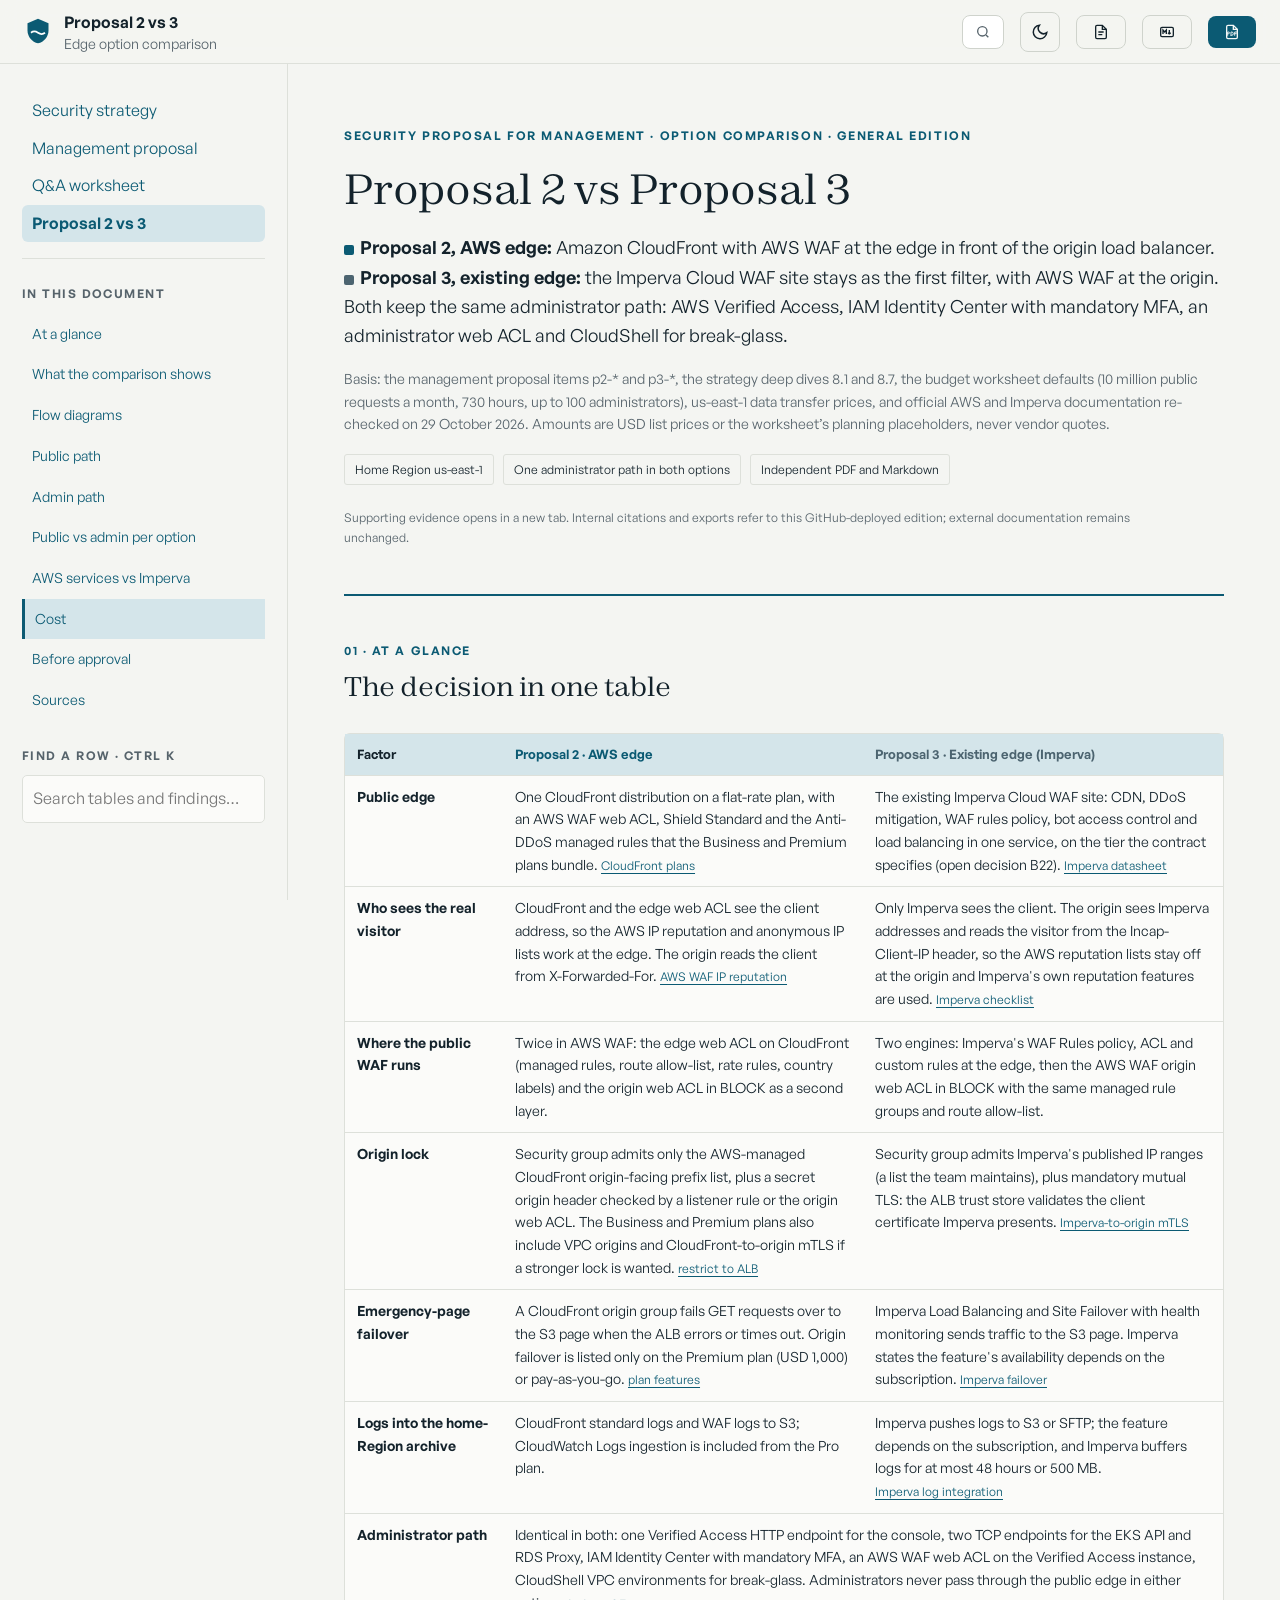
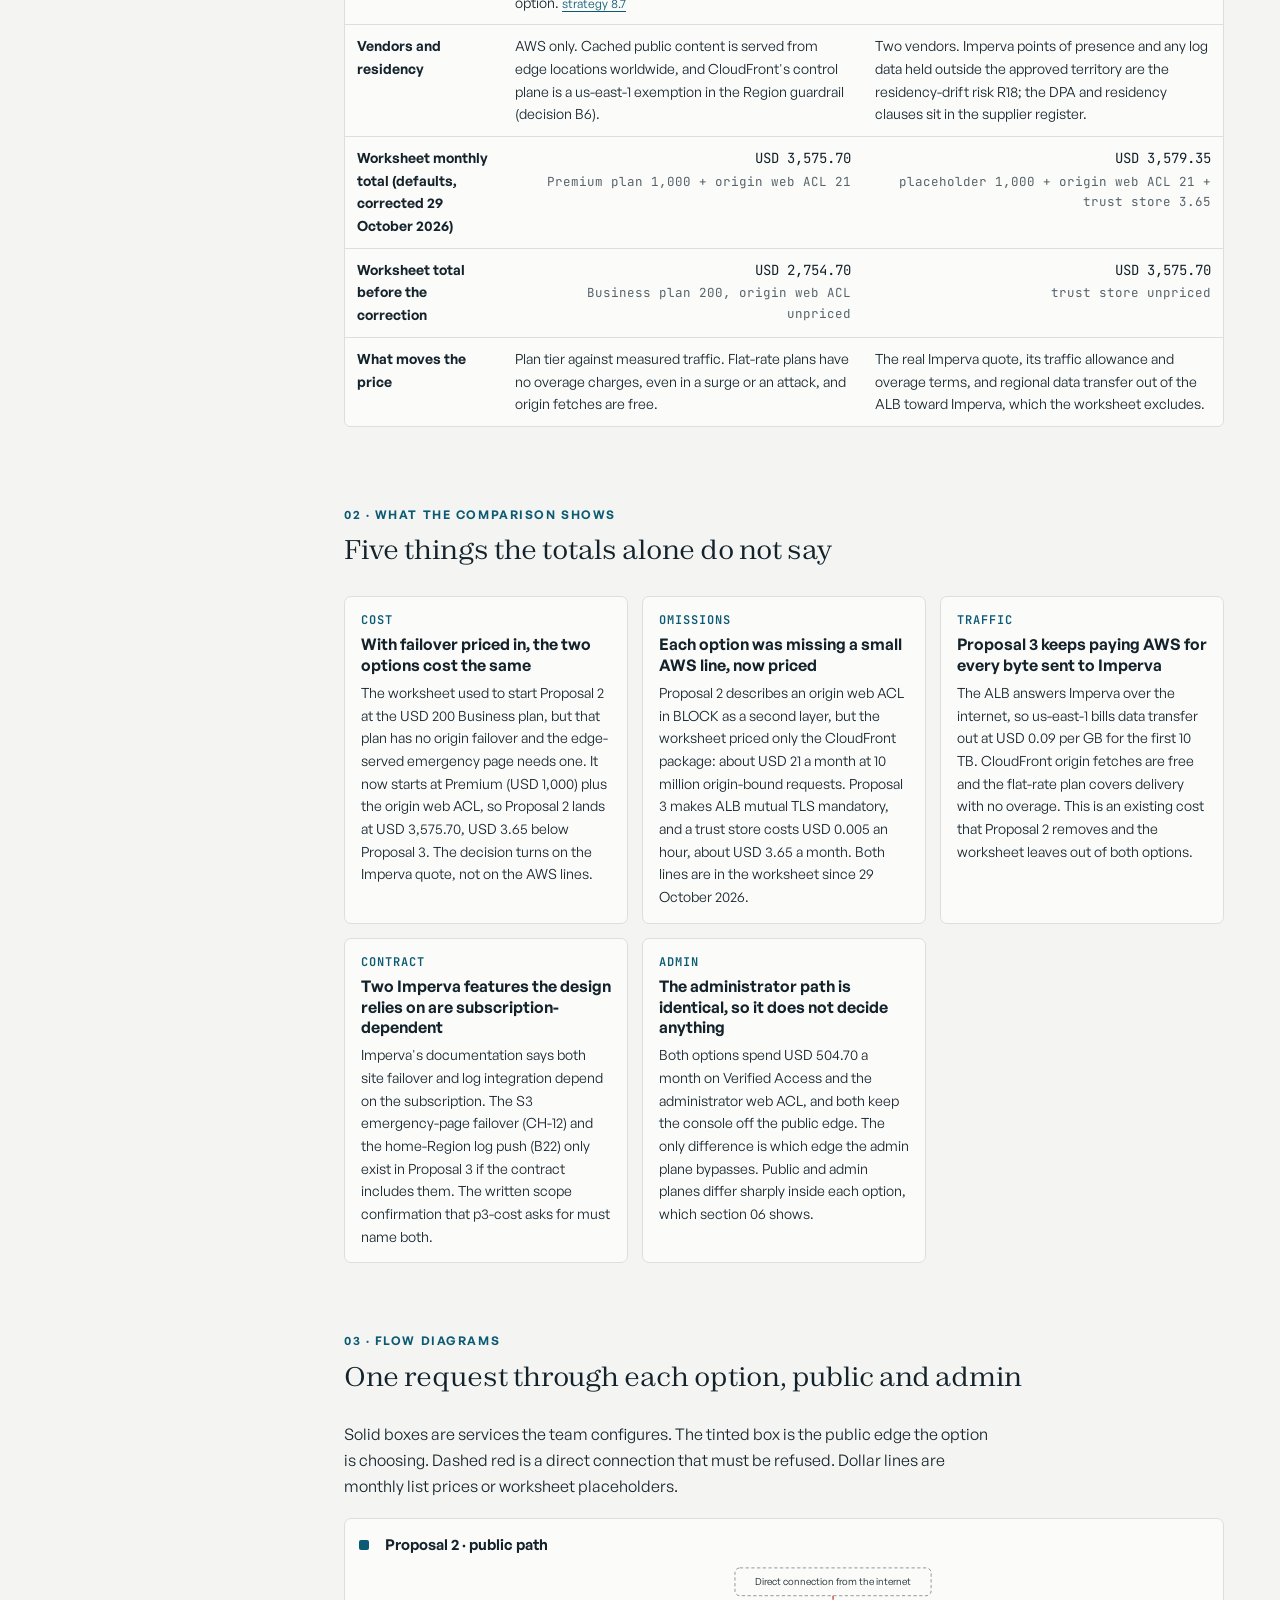
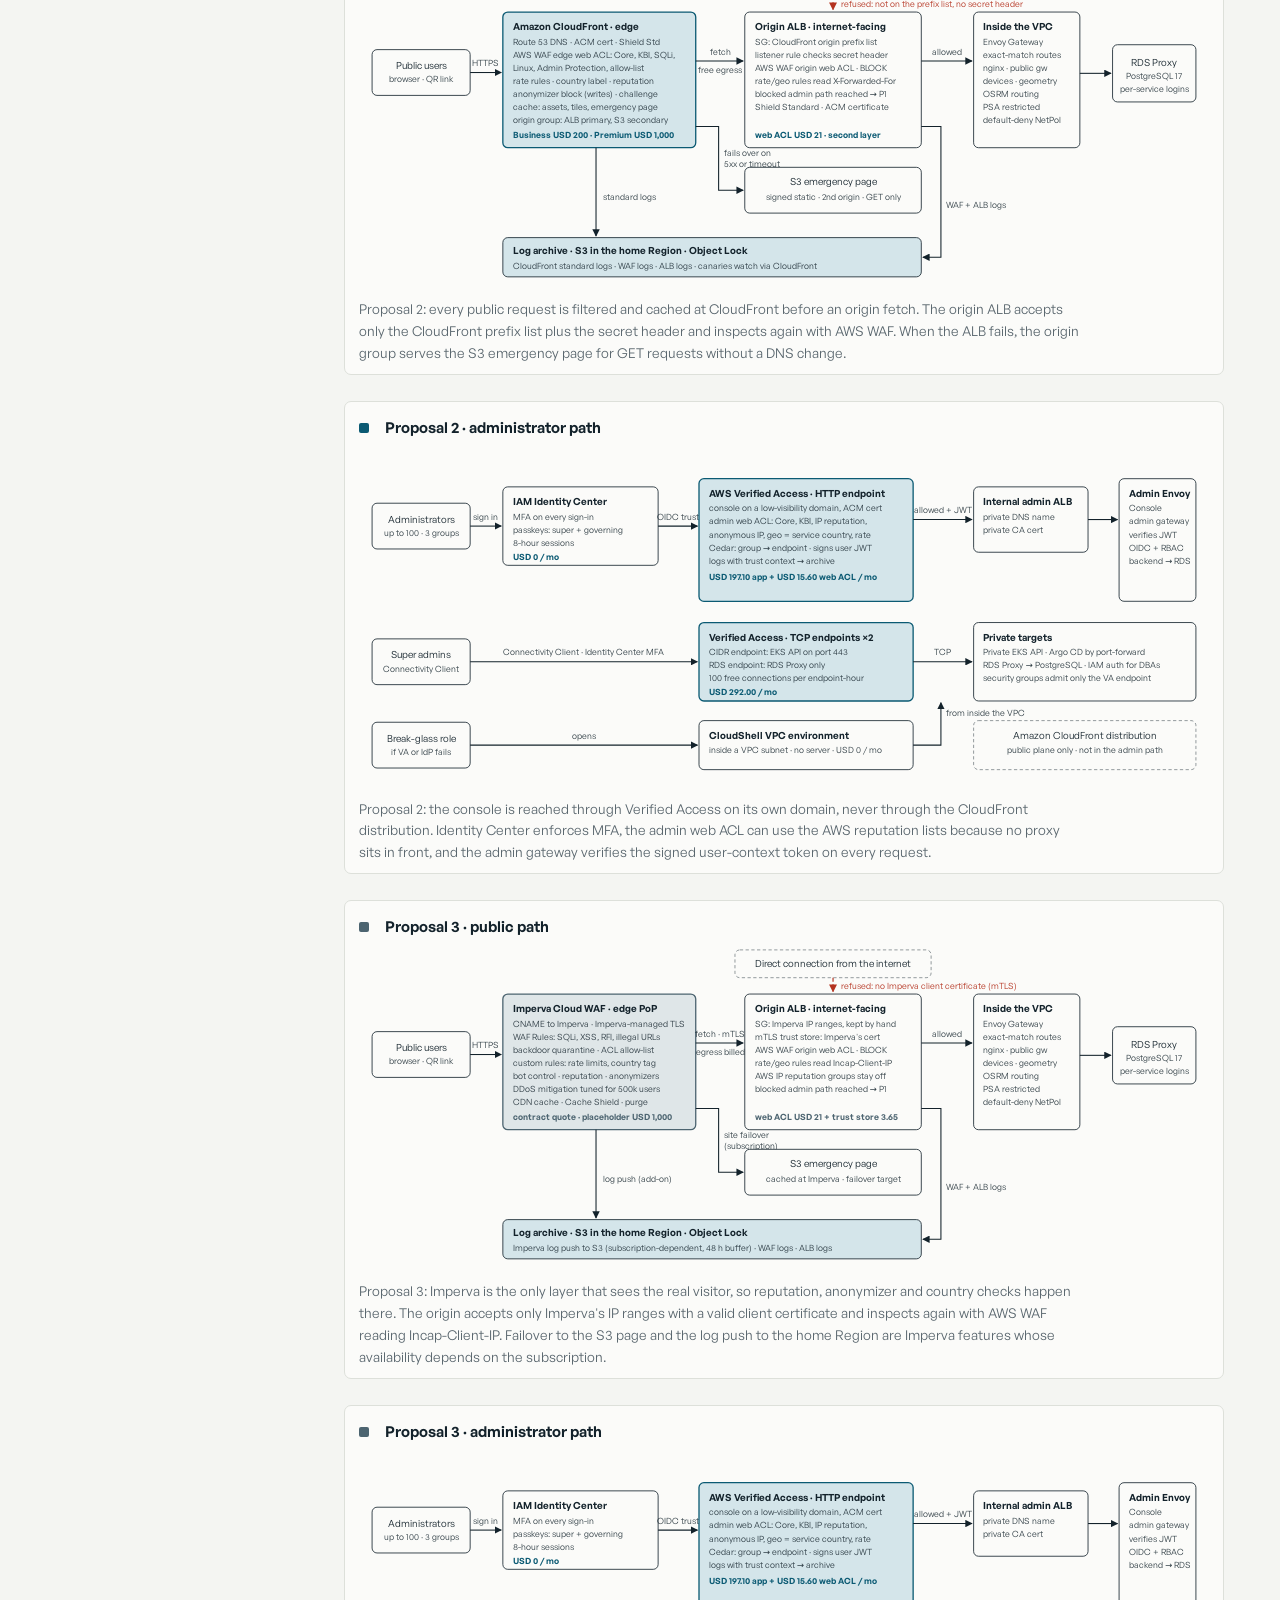
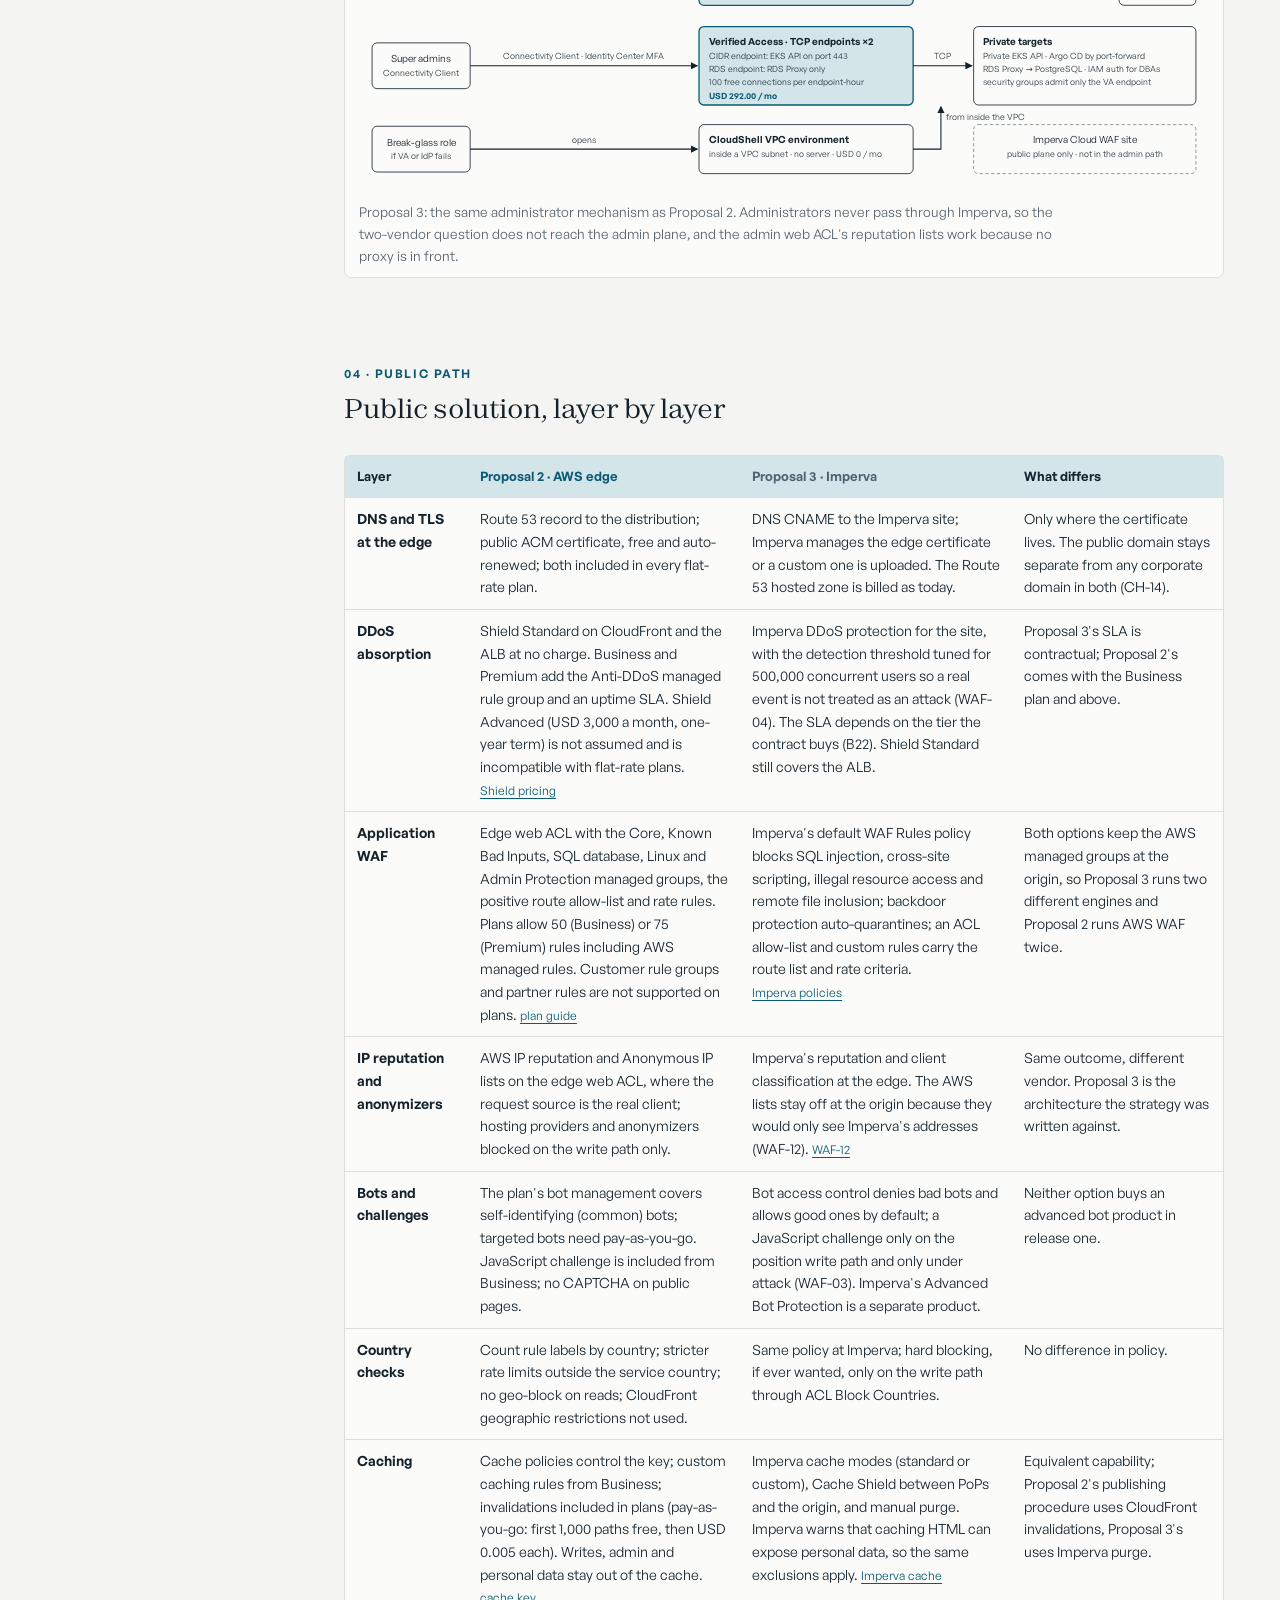
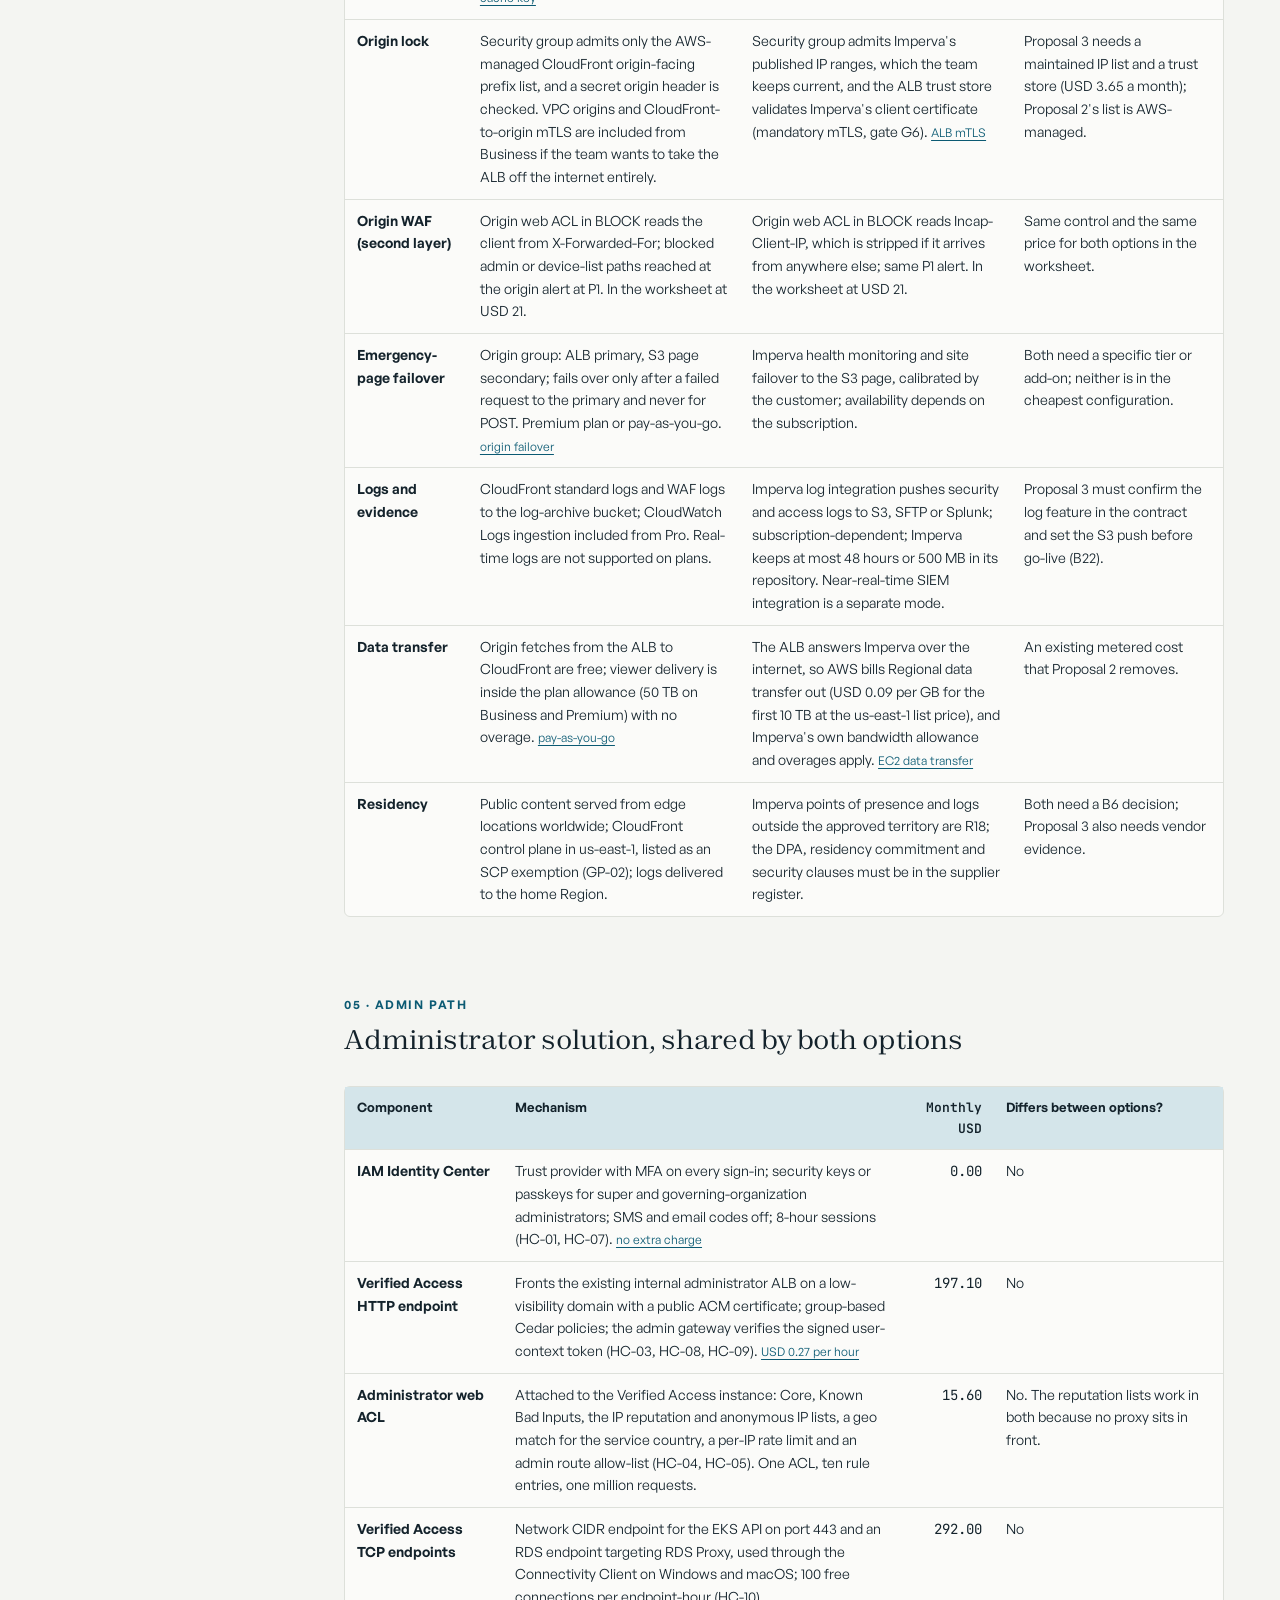
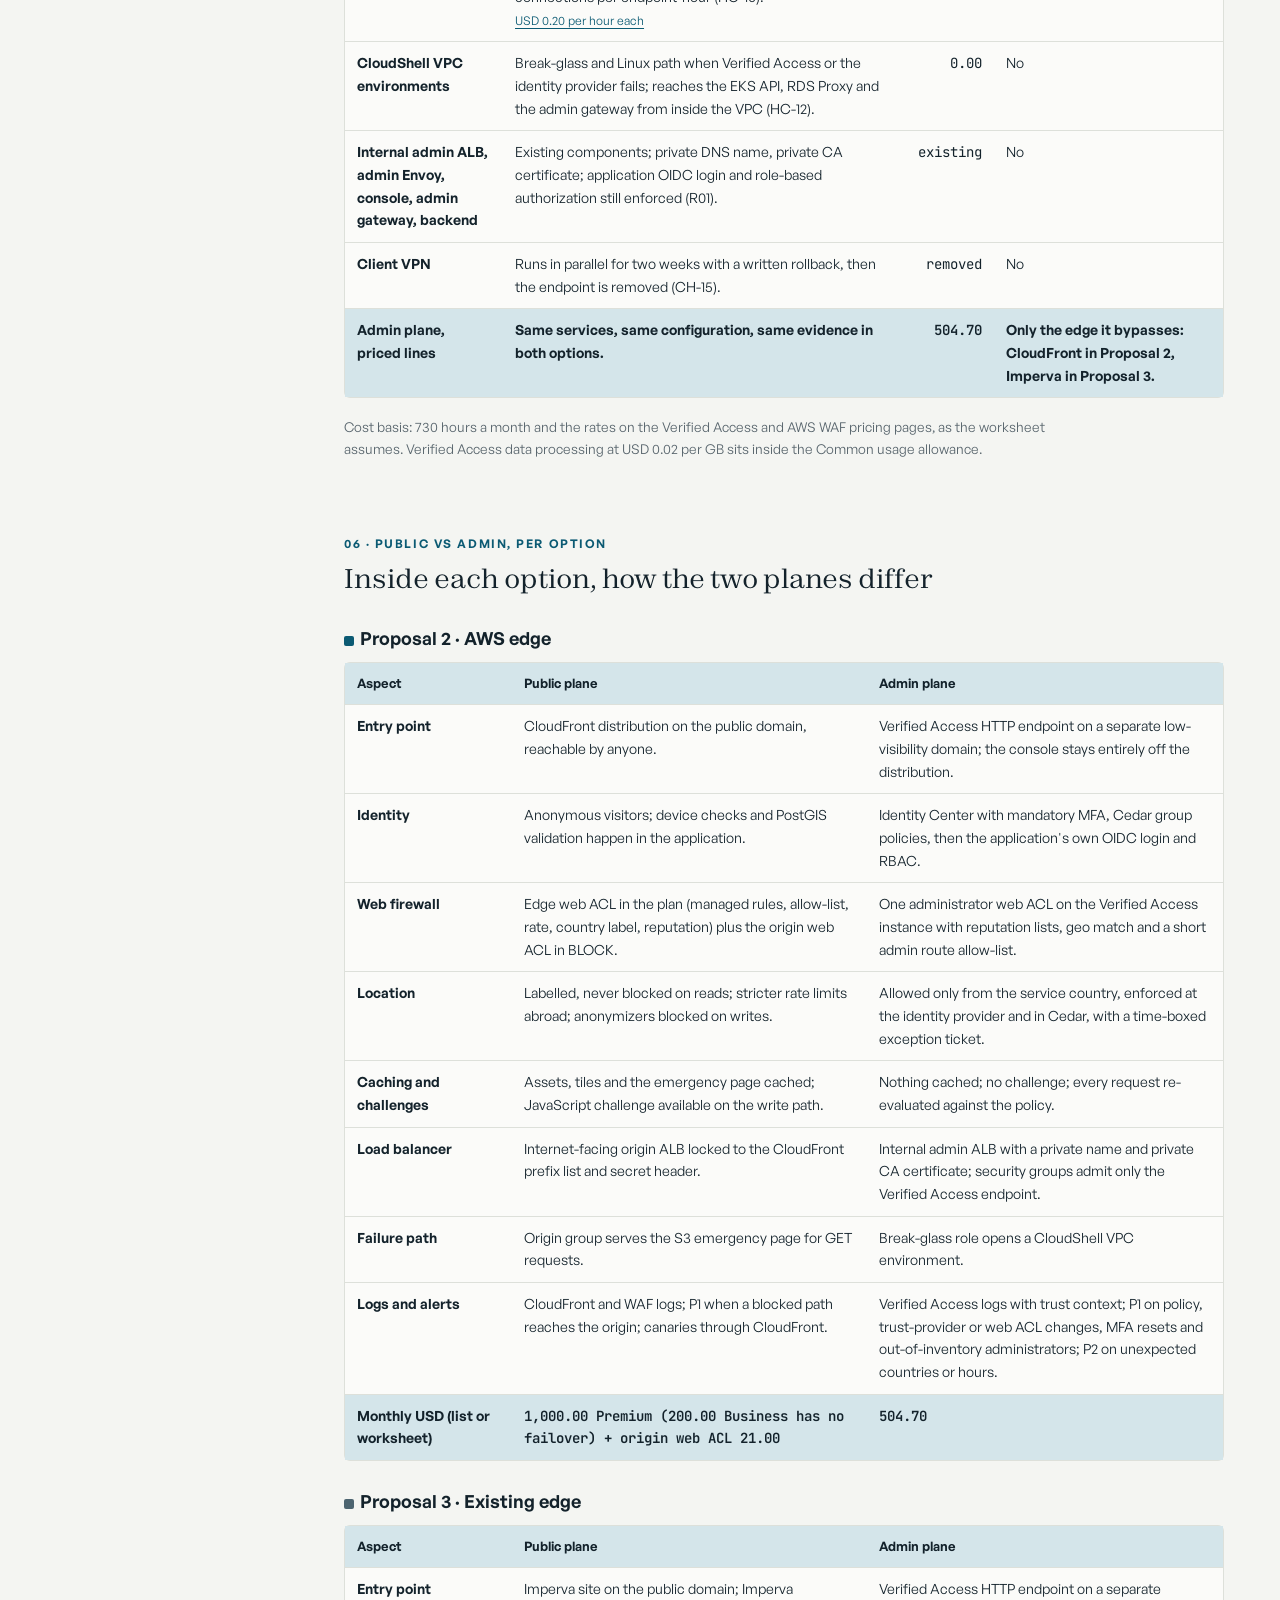
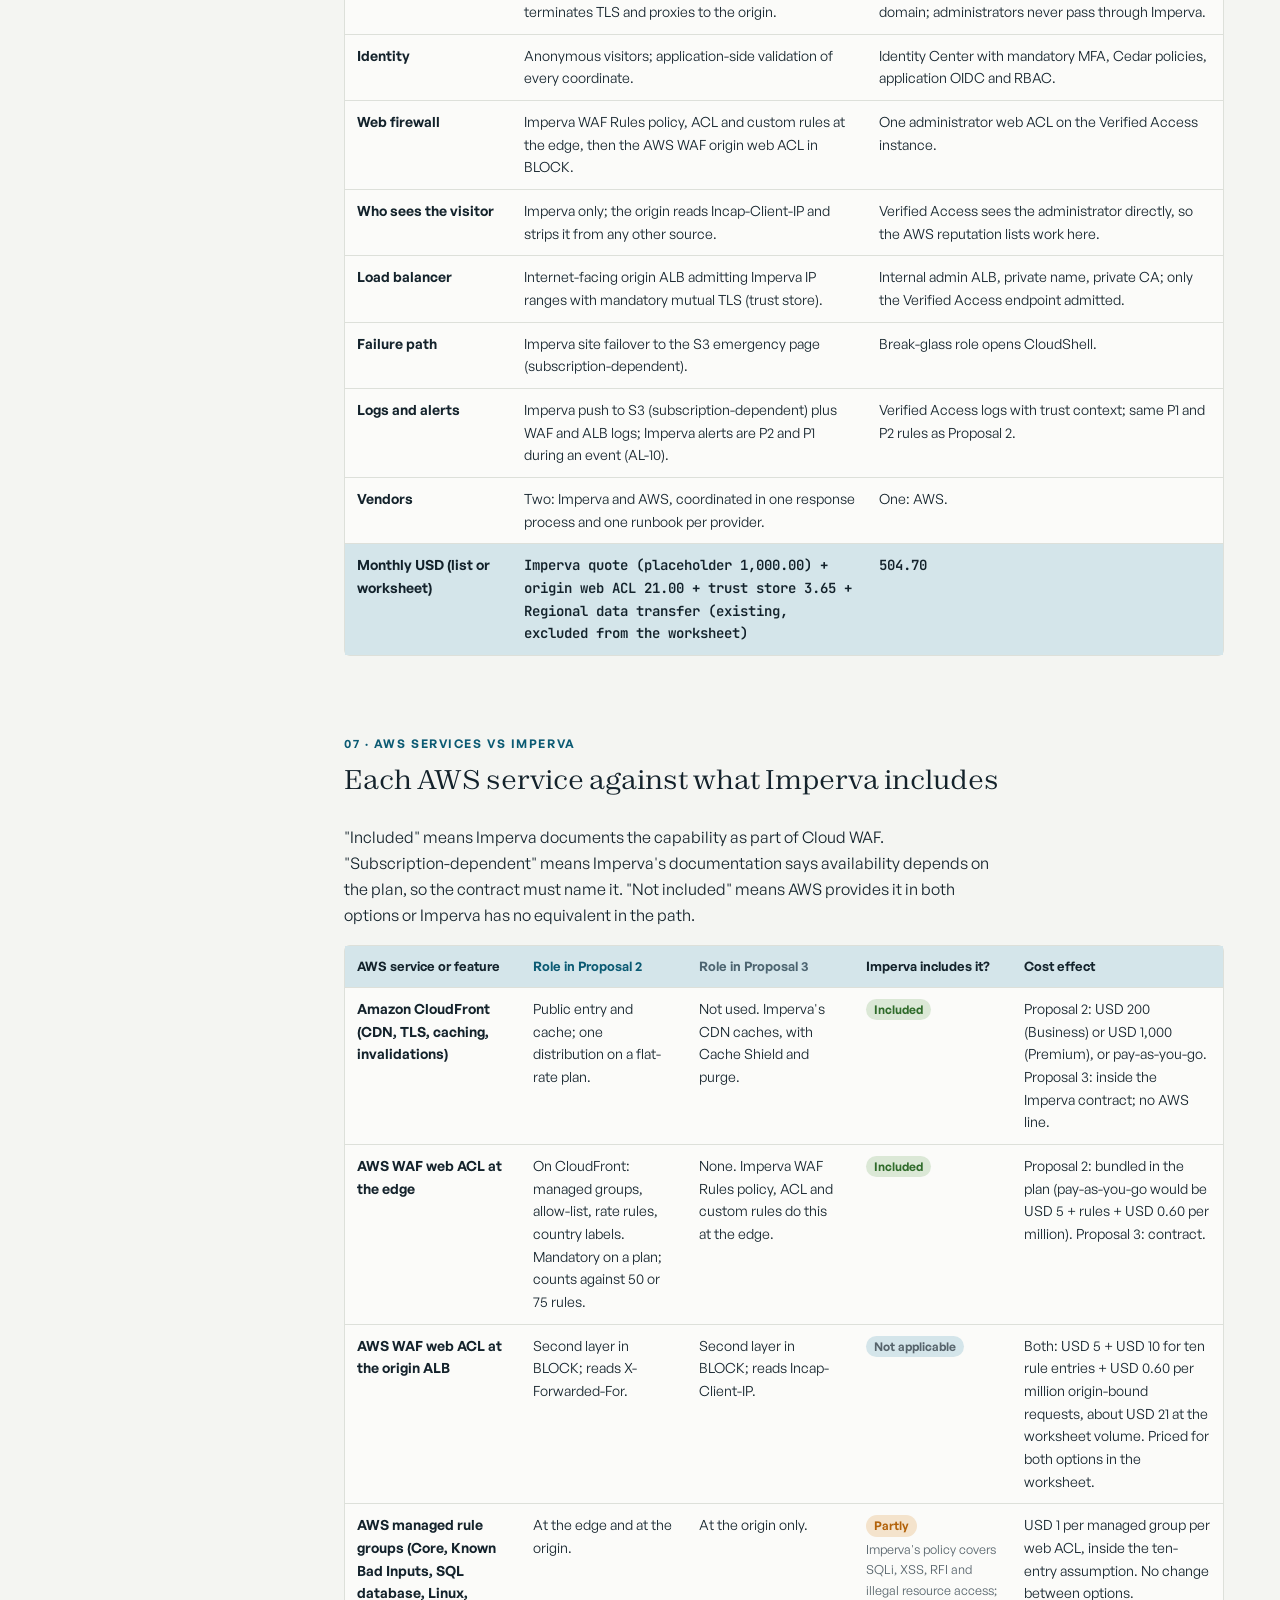
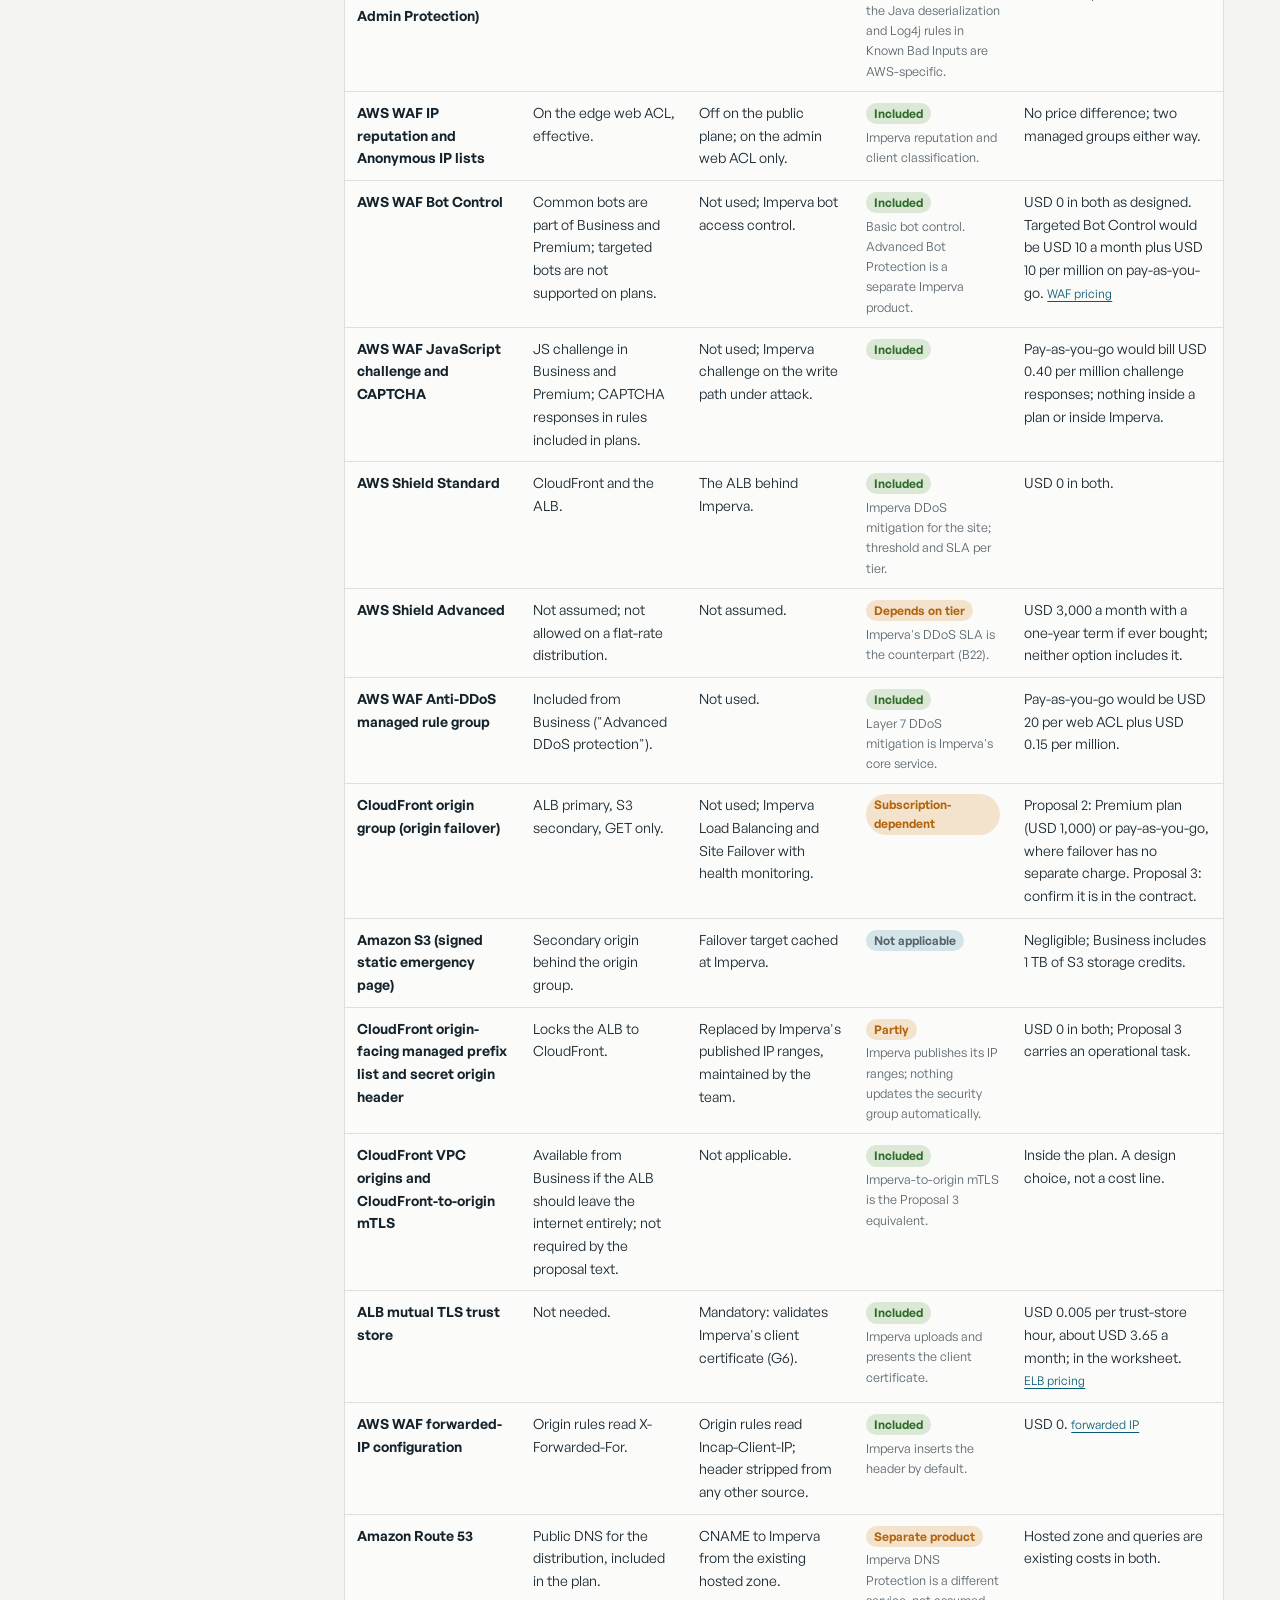
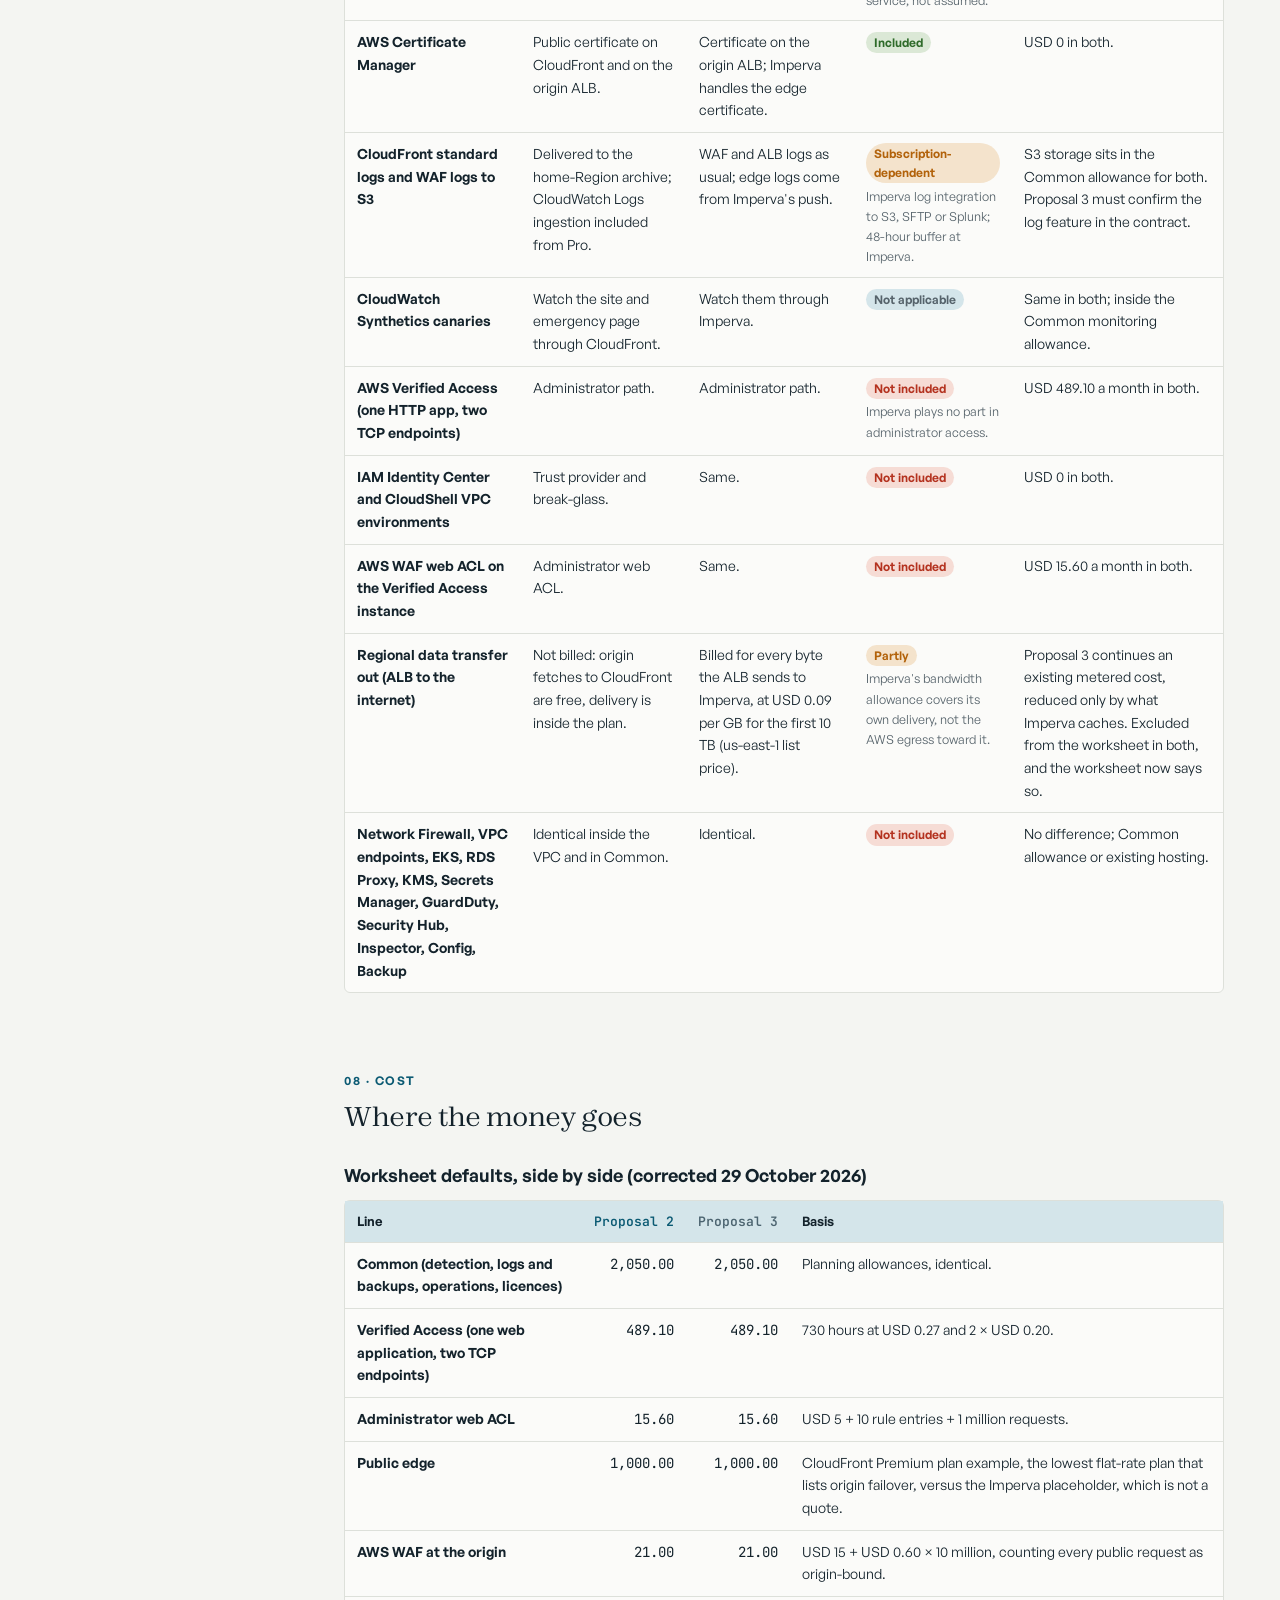
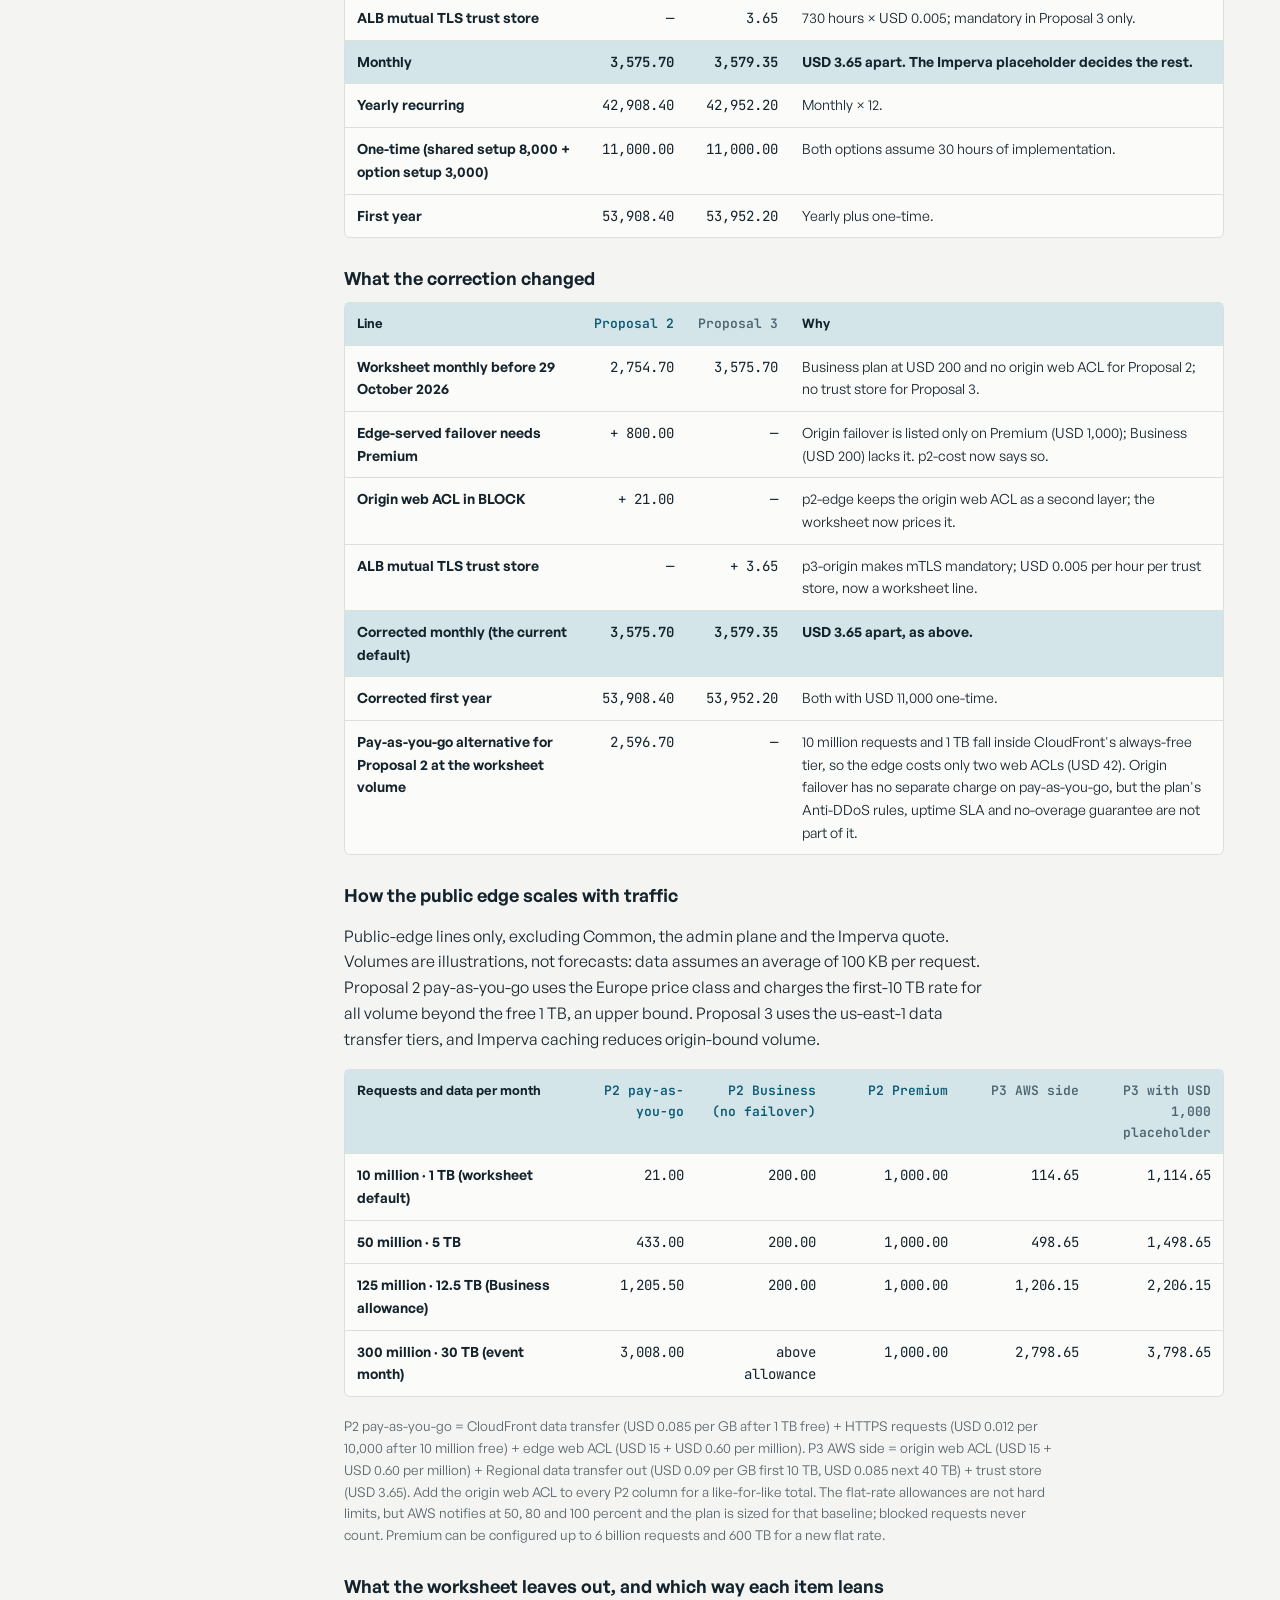
<file: proposal/comparison.html>
<!doctype html><html lang="en" data-theme="light"><head><meta charset="utf-8"><script id="theme-boot">try{var t=localStorage.getItem('theme');if(t==='dark'||t==='light')document.documentElement.dataset.theme=t}catch(e){}</script><meta name="viewport" content="width=device-width,initial-scale=1"><title>Proposal 2 vs Proposal 3</title><meta name="description" content="Edge option comparison"><link rel="stylesheet" href="styles.css?v=8"><link rel="stylesheet" href="comparison.css?v=1"><link rel="stylesheet" href="toolbar.css?v=2"></head><body><header class="topbar document-toolbar">
  <button class="icon-btn menu-btn" id="menuBtn" aria-label="Open navigation" aria-expanded="false" aria-controls="sidebar"><svg viewBox="0 0 24 24" fill="none" stroke="currentColor" stroke-width="2" aria-hidden="true" focusable="false"><path d="M4 7h16M4 12h16M4 17h16"/></svg></button>
  <a href="#top" class="brand" aria-label="Proposal 2 vs 3 home"><svg viewBox="0 0 32 32" aria-hidden="true" focusable="false"><path d="M16 2 4 7v8c0 7.5 5.1 13.4 12 15 6.9-1.6 12-7.5 12-15V7z" fill="currentColor"/><path d="M8 18c2.5-2 5-2 8 0s5.5 2 8 0" stroke="#fff" stroke-width="2" fill="none"/></svg><span class="name">Proposal 2 vs 3<small>Edge option comparison</small></span></a>
  <div class="spacer"></div>
  <button class="search-trigger" id="searchBtn" aria-label="Search document" title="Search document (Ctrl K)"><svg viewBox="0 0 24 24" fill="none" stroke="currentColor" stroke-width="2" aria-hidden="true" focusable="false"><circle cx="11" cy="11" r="7"/><path d="m20 20-3.5-3.5"/></svg><span class="label">Search this document…</span><span class="kbd">Ctrl K</span></button>
  <button class="icon-btn" id="themeBtn" aria-label="Switch to dark theme" title="Switch to dark theme"><svg viewBox="0 0 24 24" fill="none" stroke="currentColor" stroke-width="2" aria-hidden="true" focusable="false"><path d="M21 12.8A9 9 0 1 1 11.2 3a7 7 0 0 0 9.8 9.8z"/></svg></button>
  <a class="btn btn-ghost export-btn download" id="designBtn" href="../DESIGN.md" download="DESIGN.md" aria-label="Download design theme document" title="Download DESIGN.md"><svg viewBox="0 0 24 24" fill="none" stroke="currentColor" stroke-width="2" aria-hidden="true" focusable="false"><path d="M14 2H6a2 2 0 0 0-2 2v16a2 2 0 0 0 2 2h12a2 2 0 0 0 2-2V8zM14 2v6h6M8 12h8M8 16h6"/></svg><span class="label">Design</span></a>
  <a class="btn btn-ghost export-btn download" id="mdBtn" href="management-comparison.md" download="management-comparison.md" aria-label="Export Markdown" title="Export Markdown"><svg viewBox="0 0 24 24" fill="none" stroke="currentColor" stroke-width="2" aria-hidden="true" focusable="false"><rect x="2.5" y="5" width="19" height="14" rx="2"/><path d="M6 15V9l2.5 3L11 9v6M15.5 9v6m0 0-2-2m2 2 2-2"/></svg><span class="label">Export Markdown</span></a>
  <a class="btn btn-primary export-btn download" id="pdfBtn" href="management-comparison.pdf" download="management-comparison.pdf" aria-label="Export PDF" title="Export PDF"><svg viewBox="0 0 24 24" fill="none" stroke="currentColor" stroke-width="2" aria-hidden="true" focusable="false"><path d="M14 2H6a2 2 0 0 0-2 2v16a2 2 0 0 0 2 2h12a2 2 0 0 0 2-2V8zM14 2v6h6"/><path stroke-width="1.35" stroke-linecap="round" stroke-linejoin="round" d="M5.5 17v-5h1.4a1.25 1.25 0 0 1 0 2.5H5.5M10.5 17v-5h1a2.5 2.5 0 0 1 0 5h-1M16 17v-5h3M16 14.5h2.5"/></svg><span class="label">Export PDF</span></a>
</header><div class="layout"><nav id="sidebar" class="sidebar" aria-label="Comparison navigation"><div class="doc-menu"><a href="../index.html">Security strategy</a><a href="index.html">Management proposal</a><a href="questions.html">Q&amp;A worksheet</a><a href="comparison.html" aria-current="page">Proposal 2 vs 3</a></div><div class="small-label">In this document</div><div class="contents"><a href="#glance">At a glance</a><a href="#findings">What the comparison shows</a><a href="#flows">Flow diagrams</a><a href="#public">Public path</a><a href="#admin">Admin path</a><a href="#split">Public vs admin per option</a><a href="#services">AWS services vs Imperva</a><a href="#cost">Cost</a><a href="#approve">Before approval</a><a href="#sources">Sources</a></div><div class="small-label">Find a row · Ctrl K</div><input id="search" type="search" aria-label="Search comparison" placeholder="Search tables and findings…"><div id="searchStatus" role="status"></div><ul id="results" class="search-results"></ul></nav><main id="top" class="comparison"><section class="cover"><div class="eyebrow">Security proposal for management · option comparison · General edition</div><h1>Proposal 2 vs Proposal 3</h1><p class="lede"><span class="optbar o2"></span><strong>Proposal 2, AWS edge:</strong> Amazon CloudFront with AWS WAF at the edge in front of the origin load balancer. <span class="optbar o3"></span><strong>Proposal 3, existing edge:</strong> the Imperva Cloud WAF site stays as the first filter, with AWS WAF at the origin. Both keep the same administrator path: AWS Verified Access, IAM Identity Center with mandatory MFA, an administrator web ACL and CloudShell for break-glass.</p><p class="basis">Basis: the management proposal items p2-* and p3-*, the strategy deep dives 8.1 and 8.7, the budget worksheet defaults (10 million public requests a month, 730 hours, up to 100 administrators), us-east-1 data transfer prices, and official AWS and Imperva documentation re-checked on 29 October 2026. Amounts are USD list prices or the worksheet’s planning placeholders, never vendor quotes.</p><div class="facts"><span>Home Region us-east-1</span><span>One administrator path in both options</span><span>Independent PDF and Markdown</span></div><p class="export-note">Supporting evidence opens in a new tab. Internal citations and exports refer to this GitHub-deployed edition; external documentation remains unchanged.</p></section><section class="print-only" id="contents"><h2>Contents</h2><a href="#glance">At a glance</a><a href="#findings">What the comparison shows</a><a href="#flows">Flow diagrams</a><a href="#public">Public path</a><a href="#admin">Admin path</a><a href="#split">Public vs admin per option</a><a href="#services">AWS services vs Imperva</a><a href="#cost">Cost</a><a href="#approve">Before approval</a><a href="#sources">Sources</a></section>
<section class="section" id="glance">
  <div class="eyebrow">01 · AT A GLANCE</div>
  <h2>The decision in one table</h2>
  <div class="tbl"><table>
    <thead><tr><th style="width:18%">Factor</th><th style="width:41%" class="o2h">Proposal 2 · AWS edge</th><th style="width:41%" class="o3h">Proposal 3 · Existing edge (Imperva)</th></tr></thead>
    <tbody>
      <tr><th scope="row">Public edge</th><td>One CloudFront distribution on a flat-rate plan, with an AWS WAF web ACL, Shield Standard and the Anti-DDoS managed rules that the Business and Premium plans bundle. <a class="cite" href="https://aws.amazon.com/cloudfront/pricing/" target="_blank" rel="noopener noreferrer">CloudFront plans</a></td><td>The existing Imperva Cloud WAF site: CDN, DDoS mitigation, WAF rules policy, bot access control and load balancing in one service, on the tier the contract specifies (open decision B22). <a class="cite" href="https://www.imperva.com/resources/datasheets/cloud-web-application-firewall.pdf" target="_blank" rel="noopener noreferrer">Imperva datasheet</a></td></tr>
      <tr><th scope="row">Who sees the real visitor</th><td>CloudFront and the edge web ACL see the client address, so the AWS IP reputation and anonymous IP lists work at the edge. The origin reads the client from X-Forwarded-For. <a class="cite" href="https://docs.aws.amazon.com/waf/latest/developerguide/aws-managed-rule-groups-ip-rep.html" target="_blank" rel="noopener noreferrer">AWS WAF IP reputation</a></td><td>Only Imperva sees the client. The origin sees Imperva addresses and reads the visitor from the Incap-Client-IP header, so the AWS reputation lists stay off at the origin and Imperva's own reputation features are used. <a class="cite" href="https://docs-cybersec.thalesgroup.com/bundle/cloud-application-security/page/onboarding/setup-checklist.htm" target="_blank" rel="noopener noreferrer">Imperva checklist</a></td></tr>
      <tr><th scope="row">Where the public WAF runs</th><td>Twice in AWS WAF: the edge web ACL on CloudFront (managed rules, route allow-list, rate rules, country labels) and the origin web ACL in BLOCK as a second layer.</td><td>Two engines: Imperva's WAF Rules policy, ACL and custom rules at the edge, then the AWS WAF origin web ACL in BLOCK with the same managed rule groups and route allow-list.</td></tr>
      <tr><th scope="row">Origin lock</th><td>Security group admits only the AWS-managed CloudFront origin-facing prefix list, plus a secret origin header checked by a listener rule or the origin web ACL. The Business and Premium plans also include VPC origins and CloudFront-to-origin mTLS if a stronger lock is wanted. <a class="cite" href="https://docs.aws.amazon.com/AmazonCloudFront/latest/DeveloperGuide/restrict-access-to-load-balancer.html" target="_blank" rel="noopener noreferrer">restrict to ALB</a></td><td>Security group admits Imperva's published IP ranges (a list the team maintains), plus mandatory mutual TLS: the ALB trust store validates the client certificate Imperva presents. <a class="cite" href="https://docs-cybersec.thalesgroup.com/bundle/cloud-application-security/page/certificate-mtls.htm" target="_blank" rel="noopener noreferrer">Imperva-to-origin mTLS</a></td></tr>
      <tr><th scope="row">Emergency-page failover</th><td>A CloudFront origin group fails GET requests over to the S3 page when the ALB errors or times out. Origin failover is listed only on the Premium plan (USD 1,000) or pay-as-you-go. <a class="cite" href="https://docs.aws.amazon.com/AmazonCloudFront/latest/DeveloperGuide/flat-rate-pricing-plan.html" target="_blank" rel="noopener noreferrer">plan features</a></td><td>Imperva Load Balancing and Site Failover with health monitoring sends traffic to the S3 page. Imperva states the feature's availability depends on the subscription. <a class="cite" href="https://docs-cybersec.thalesgroup.com/bundle/cloud-application-security/page/introducing/load-balancing-failover.htm" target="_blank" rel="noopener noreferrer">Imperva failover</a></td></tr>
      <tr><th scope="row">Logs into the home-Region archive</th><td>CloudFront standard logs and WAF logs to S3; CloudWatch Logs ingestion is included from the Pro plan.</td><td>Imperva pushes logs to S3 or SFTP; the feature depends on the subscription, and Imperva buffers logs for at most 48 hours or 500 MB. <a class="cite" href="https://docs-cybersec.thalesgroup.com/bundle/cloud-application-security/page/settings/log-integration.htm" target="_blank" rel="noopener noreferrer">Imperva log integration</a></td></tr>
      <tr><th scope="row">Administrator path</th><td colspan="2">Identical in both: one Verified Access HTTP endpoint for the console, two TCP endpoints for the EKS API and RDS Proxy, IAM Identity Center with mandatory MFA, an AWS WAF web ACL on the Verified Access instance, CloudShell VPC environments for break-glass. Administrators never pass through the public edge in either option. <a class="cite" href="https://talorlik.github.io/cloud-and-web-security/index.html#dd-access-rec" data-source-path="index.html#dd-access-rec" target="_blank" rel="noopener noreferrer">strategy 8.7</a></td></tr>
      <tr><th scope="row">Vendors and residency</th><td>AWS only. Cached public content is served from edge locations worldwide, and CloudFront's control plane is a us-east-1 exemption in the Region guardrail (decision B6).</td><td>Two vendors. Imperva points of presence and any log data held outside the approved territory are the residency-drift risk R18; the DPA and residency clauses sit in the supplier register.</td></tr>
      <tr><th scope="row">Worksheet monthly total (defaults, corrected 29 October 2026)</th><td class="num">USD&nbsp;3,575.70<span class="sub">Premium plan 1,000 + origin web ACL 21</span></td><td class="num">USD&nbsp;3,579.35<span class="sub">placeholder 1,000 + origin web ACL 21 + trust store 3.65</span></td></tr>
      <tr><th scope="row">Worksheet total before the correction</th><td class="num">USD&nbsp;2,754.70<span class="sub">Business plan 200, origin web ACL unpriced</span></td><td class="num">USD&nbsp;3,575.70<span class="sub">trust store unpriced</span></td></tr>
      <tr><th scope="row">What moves the price</th><td>Plan tier against measured traffic. Flat-rate plans have no overage charges, even in a surge or an attack, and origin fetches are free.</td><td>The real Imperva quote, its traffic allowance and overage terms, and regional data transfer out of the ALB toward Imperva, which the worksheet excludes.</td></tr>
    </tbody>
  </table></div>
</section>

<section class="section" id="findings">
  <div class="eyebrow">02 · WHAT THE COMPARISON SHOWS</div>
  <h2>Five things the totals alone do not say</h2>
  <div class="findings">
    <div class="finding"><div class="k">Cost</div><h4>With failover priced in, the two options cost the same</h4><p>The worksheet used to start Proposal 2 at the USD 200 Business plan, but that plan has no origin failover and the edge-served emergency page needs one. It now starts at Premium (USD 1,000) plus the origin web ACL, so Proposal 2 lands at USD 3,575.70, USD 3.65 below Proposal 3. The decision turns on the Imperva quote, not on the AWS lines.</p></div>
    <div class="finding"><div class="k">Omissions</div><h4>Each option was missing a small AWS line, now priced</h4><p>Proposal 2 describes an origin web ACL in BLOCK as a second layer, but the worksheet priced only the CloudFront package: about USD 21 a month at 10 million origin-bound requests. Proposal 3 makes ALB mutual TLS mandatory, and a trust store costs USD 0.005 an hour, about USD 3.65 a month. Both lines are in the worksheet since 29 October 2026.</p></div>
    <div class="finding"><div class="k">Traffic</div><h4>Proposal 3 keeps paying AWS for every byte sent to Imperva</h4><p>The ALB answers Imperva over the internet, so us-east-1 bills data transfer out at USD 0.09 per GB for the first 10 TB. CloudFront origin fetches are free and the flat-rate plan covers delivery with no overage. This is an existing cost that Proposal 2 removes and the worksheet leaves out of both options.</p></div>
    <div class="finding"><div class="k">Contract</div><h4>Two Imperva features the design relies on are subscription-dependent</h4><p>Imperva's documentation says both site failover and log integration depend on the subscription. The S3 emergency-page failover (CH-12) and the home-Region log push (B22) only exist in Proposal 3 if the contract includes them. The written scope confirmation that p3-cost asks for must name both.</p></div>
    <div class="finding"><div class="k">Admin</div><h4>The administrator path is identical, so it does not decide anything</h4><p>Both options spend USD 504.70 a month on Verified Access and the administrator web ACL, and both keep the console off the public edge. The only difference is which edge the admin plane bypasses. Public and admin planes differ sharply inside each option, which section 06 shows.</p></div>
  </div>
</section>

<section class="section" id="flows">
  <div class="eyebrow">03 · FLOW DIAGRAMS</div>
  <h2>One request through each option, public and admin</h2>
  <p class="prose">Solid boxes are services the team configures. The tinted box is the public edge the option is choosing. Dashed red is a direct connection that must be refused. Dollar lines are monthly list prices or worksheet placeholders.</p>

  <figure>
    <div class="fh"><span class="optbar o2"></span>Proposal 2 · public path</div>
    <div class="diag">
    <svg viewBox="0 0 1040 400" role="img" aria-label="Proposal 2 public path: users reach CloudFront, which filters with the edge web ACL and caches, fetches from the origin ALB locked by prefix list and secret header, fails over to the S3 emergency page, and sends logs to the home-Region archive. A direct connection to the ALB is refused.">
      <defs>
        <marker id="a1" viewBox="0 0 10 10" refX="9" refY="5" markerWidth="7" markerHeight="7" orient="auto-start-reverse"><path d="M0 0L10 5L0 10z" fill="currentColor"/></marker>
        <marker id="a1x" viewBox="0 0 10 10" refX="9" refY="5" markerWidth="7" markerHeight="7" orient="auto-start-reverse"><path d="M0 0L10 5L0 10z" class="badfill"/></marker>
      </defs>
      <rect x="460" y="6" width="240" height="34" rx="6" class="box ghost"/>
      <text x="580" y="27" class="t mid">Direct connection from the internet</text>
      <line x1="580" y1="40" x2="580" y2="57" class="bad" marker-end="url(#a1x)"/>
      <text x="590" y="54" class="s bad-t">refused: not on the prefix list, no secret header</text>

      <rect x="16" y="106" width="120" height="56" rx="6" class="box"/>
      <text x="76" y="130" class="t mid">Public users</text>
      <text x="76" y="146" class="s mid">browser · QR link</text>
      <line x1="136" y1="134" x2="174" y2="134" class="ln" marker-end="url(#a1)"/>
      <text x="155" y="126" class="s mid">HTTPS</text>

      <rect x="176" y="60" width="236" height="166" rx="6" class="box edge2"/>
      <text x="188" y="82" class="t b">Amazon CloudFront · edge</text>
      <text x="188" y="100" class="s">Route 53 DNS · ACM cert · Shield Std</text>
      <text x="188" y="116" class="s">AWS WAF edge web ACL: Core, KBI, SQLi,</text>
      <text x="188" y="132" class="s">Linux, Admin Protection, allow-list</text>
      <text x="188" y="148" class="s">rate rules · country label · reputation</text>
      <text x="188" y="164" class="s">anonymizer block (writes) · challenge</text>
      <text x="188" y="180" class="s">cache: assets, tiles, emergency page</text>
      <text x="188" y="196" class="s">origin group: ALB primary, S3 secondary</text>
      <text x="188" y="214" class="c">Business USD 200 · Premium USD 1,000</text>

      <line x1="412" y1="120" x2="470" y2="120" class="ln" marker-end="url(#a1)"/>
      <text x="442" y="112" class="s mid">fetch</text>
      <text x="442" y="134" class="s mid">free egress</text>

      <rect x="472" y="60" width="216" height="166" rx="6" class="box"/>
      <text x="484" y="82" class="t b">Origin ALB · internet-facing</text>
      <text x="484" y="100" class="s">SG: CloudFront origin prefix list</text>
      <text x="484" y="116" class="s">listener rule checks secret header</text>
      <text x="484" y="132" class="s">AWS WAF origin web ACL · BLOCK</text>
      <text x="484" y="148" class="s">rate/geo rules read X-Forwarded-For</text>
      <text x="484" y="164" class="s">blocked admin path reached → P1</text>
      <text x="484" y="180" class="s">Shield Standard · ACM certificate</text>
      <text x="484" y="214" class="c">web ACL USD 21 · second layer</text>

      <line x1="688" y1="120" x2="750" y2="120" class="ln" marker-end="url(#a1)"/>
      <text x="719" y="112" class="s mid">allowed</text>

      <rect x="752" y="60" width="130" height="166" rx="6" class="box"/>
      <text x="764" y="82" class="t b">Inside the VPC</text>
      <text x="764" y="100" class="s">Envoy Gateway</text>
      <text x="764" y="116" class="s">exact-match routes</text>
      <text x="764" y="132" class="s">nginx · public gw</text>
      <text x="764" y="148" class="s">devices · geometry</text>
      <text x="764" y="164" class="s">OSRM routing</text>
      <text x="764" y="180" class="s">PSA restricted</text>
      <text x="764" y="196" class="s">default-deny NetPol</text>

      <line x1="882" y1="135" x2="920" y2="135" class="ln" marker-end="url(#a1)"/>
      <rect x="922" y="100" width="102" height="70" rx="6" class="box"/>
      <text x="973" y="126" class="t mid">RDS Proxy</text>
      <text x="973" y="142" class="s mid">PostgreSQL 17</text>
      <text x="973" y="158" class="s mid">per-service logins</text>

      <polyline points="412,200 440,200 440,278 470,278" class="ln" marker-end="url(#a1)"/>
      <text x="446" y="236" class="s">fails over on</text>
      <text x="446" y="250" class="s">5xx or timeout</text>
      <rect x="472" y="250" width="216" height="56" rx="6" class="box"/>
      <text x="580" y="272" class="t mid">S3 emergency page</text>
      <text x="580" y="290" class="s mid">signed static · 2nd origin · GET only</text>

      <line x1="290" y1="226" x2="290" y2="334" class="ln" marker-end="url(#a1)"/>
      <text x="298" y="290" class="s">standard logs</text>
      <polyline points="688,200 712,200 712,360 690,360" class="ln" marker-end="url(#a1)"/>
      <text x="718" y="300" class="s">WAF + ALB logs</text>
      <rect x="176" y="336" width="512" height="48" rx="6" class="box plain"/>
      <text x="188" y="356" class="t b">Log archive · S3 in the home Region · Object Lock</text>
      <text x="188" y="374" class="s">CloudFront standard logs · WAF logs · ALB logs · canaries watch via CloudFront</text>
    </svg>
    </div>
    <script type="text/x-mermaid">
flowchart LR
  subgraph cf["Amazon CloudFront · edge · Premium USD 1,000 (Business USD 200 has no failover)"]
    direction TB
    waf["AWS WAF edge web ACL: Core, KBI, SQLi, Linux, Admin Protection, allow-list · rate rules · country label · reputation · anonymizer block on writes · challenge"]
    cache["Route 53 DNS · ACM cert · Shield Standard · cache: assets, tiles, emergency page · origin group: ALB primary, S3 secondary"]
  end
  users["Public users · browser · QR link"] -->|HTTPS| cf
  cf -->|fetch · free egress| alb["Origin ALB · internet-facing · SG: CloudFront origin prefix list · listener rule checks the secret header · AWS WAF origin web ACL in BLOCK · rate and geo rules read X-Forwarded-For · blocked admin path reached → P1 · web ACL USD 21, second layer"]
  alb -->|allowed| vpc["Inside the VPC · Envoy Gateway · exact-match routes · nginx · public gateway · devices · geometry · OSRM routing · PSA restricted · default-deny NetPol"]
  vpc --> rds["RDS Proxy · PostgreSQL 17 · per-service logins"]
  cf -->|fails over on 5xx or timeout · GET only| s3["S3 emergency page · signed static · second origin"]
  cf -->|standard logs| logs["Log archive · S3 in the home Region · Object Lock · canaries watch via CloudFront"]
  alb -->|WAF and ALB logs| logs
  direct["Direct connection from the internet"] -.->|refused: not on the prefix list, no secret header| alb
    </script>
    <figcaption>Proposal 2: every public request is filtered and cached at CloudFront before an origin fetch. The origin ALB accepts only the CloudFront prefix list plus the secret header and inspects again with AWS WAF. When the ALB fails, the origin group serves the S3 emergency page for GET requests without a DNS change.</figcaption>
  </figure>

  <figure>
    <div class="fh"><span class="optbar o2"></span>Proposal 2 · administrator path</div>
    <div class="diag">
    <svg viewBox="0 0 1040 420" role="img" aria-label="Proposal 2 administrator path: administrators sign in through IAM Identity Center with MFA, reach the console through a Verified Access HTTP endpoint with an admin web ACL and Cedar policy, which forwards to the internal admin ALB. Super admins use two Verified Access TCP endpoints for the EKS API and RDS Proxy. Break-glass uses a CloudShell VPC environment. The CloudFront distribution is not in the admin path.">
      <defs>
        <marker id="a2" viewBox="0 0 10 10" refX="9" refY="5" markerWidth="7" markerHeight="7" orient="auto-start-reverse"><path d="M0 0L10 5L0 10z" fill="currentColor"/></marker>
      </defs>
      <rect x="16" y="70" width="120" height="56" rx="6" class="box"/>
      <text x="76" y="94" class="t mid">Administrators</text>
      <text x="76" y="110" class="s mid">up to 100 · 3 groups</text>
      <line x1="136" y1="98" x2="174" y2="98" class="ln" marker-end="url(#a2)"/>
      <text x="155" y="90" class="s mid">sign in</text>

      <rect x="176" y="50" width="190" height="96" rx="6" class="box"/>
      <text x="188" y="72" class="t b">IAM Identity Center</text>
      <text x="188" y="90" class="s">MFA on every sign-in</text>
      <text x="188" y="106" class="s">passkeys: super + governing</text>
      <text x="188" y="122" class="s">8-hour sessions</text>
      <text x="188" y="140" class="c">USD 0 / mo</text>
      <line x1="366" y1="98" x2="414" y2="98" class="ln" marker-end="url(#a2)"/>
      <text x="390" y="90" class="s mid">OIDC trust</text>

      <rect x="416" y="40" width="262" height="150" rx="6" class="box va"/>
      <text x="428" y="62" class="t b">AWS Verified Access · HTTP endpoint</text>
      <text x="428" y="80" class="s">console on a low-visibility domain, ACM cert</text>
      <text x="428" y="96" class="s">admin web ACL: Core, KBI, IP reputation,</text>
      <text x="428" y="112" class="s">anonymous IP, geo = service country, rate</text>
      <text x="428" y="128" class="s">Cedar: group → endpoint · signs user JWT</text>
      <text x="428" y="144" class="s">logs with trust context → archive</text>
      <text x="428" y="164" class="c">USD 197.10 app + USD 15.60 web ACL / mo</text>
      <line x1="678" y1="90" x2="750" y2="90" class="ln" marker-end="url(#a2)"/>
      <text x="714" y="82" class="s mid">allowed + JWT</text>

      <rect x="752" y="50" width="140" height="80" rx="6" class="box"/>
      <text x="764" y="72" class="t b">Internal admin ALB</text>
      <text x="764" y="90" class="s">private DNS name</text>
      <text x="764" y="106" class="s">private CA cert</text>
      <line x1="892" y1="90" x2="928" y2="90" class="ln" marker-end="url(#a2)"/>

      <rect x="930" y="40" width="94" height="150" rx="6" class="box"/>
      <text x="942" y="62" class="t b">Admin Envoy</text>
      <text x="942" y="80" class="s">Console</text>
      <text x="942" y="96" class="s">admin gateway</text>
      <text x="942" y="112" class="s">verifies JWT</text>
      <text x="942" y="128" class="s">OIDC + RBAC</text>
      <text x="942" y="144" class="s">backend → RDS</text>

      <rect x="16" y="236" width="120" height="56" rx="6" class="box"/>
      <text x="76" y="260" class="t mid">Super admins</text>
      <text x="76" y="276" class="s mid">Connectivity Client</text>
      <line x1="136" y1="264" x2="414" y2="264" class="ln" marker-end="url(#a2)"/>
      <text x="275" y="256" class="s mid">Connectivity Client · Identity Center MFA</text>

      <rect x="416" y="216" width="262" height="96" rx="6" class="box va"/>
      <text x="428" y="238" class="t b">Verified Access · TCP endpoints ×2</text>
      <text x="428" y="256" class="s">CIDR endpoint: EKS API on port 443</text>
      <text x="428" y="272" class="s">RDS endpoint: RDS Proxy only</text>
      <text x="428" y="288" class="s">100 free connections per endpoint-hour</text>
      <text x="428" y="305" class="c">USD 292.00 / mo</text>
      <line x1="678" y1="264" x2="750" y2="264" class="ln" marker-end="url(#a2)"/>
      <text x="714" y="256" class="s mid">TCP</text>

      <rect x="752" y="216" width="272" height="96" rx="6" class="box"/>
      <text x="764" y="238" class="t b">Private targets</text>
      <text x="764" y="256" class="s">Private EKS API · Argo CD by port-forward</text>
      <text x="764" y="272" class="s">RDS Proxy → PostgreSQL · IAM auth for DBAs</text>
      <text x="764" y="288" class="s">security groups admit only the VA endpoint</text>

      <rect x="16" y="338" width="120" height="56" rx="6" class="box"/>
      <text x="76" y="362" class="t mid">Break-glass role</text>
      <text x="76" y="378" class="s mid">if VA or IdP fails</text>
      <line x1="136" y1="366" x2="414" y2="366" class="ln" marker-end="url(#a2)"/>
      <text x="275" y="358" class="s mid">opens</text>
      <rect x="416" y="336" width="262" height="60" rx="6" class="box"/>
      <text x="428" y="358" class="t b">CloudShell VPC environment</text>
      <text x="428" y="376" class="s">inside a VPC subnet · no server · USD 0 / mo</text>
      <polyline points="678,366 712,366 712,314" class="ln" marker-end="url(#a2)"/>
      <text x="718" y="330" class="s">from inside the VPC</text>

      <rect x="752" y="336" width="272" height="60" rx="6" class="box ghost"/>
      <text x="888" y="358" class="t mid">Amazon CloudFront distribution</text>
      <text x="888" y="376" class="s mid">public plane only · not in the admin path</text>
    </svg>
    </div>
    <script type="text/x-mermaid">
flowchart LR
  admins["Administrators · up to 100 · 3 groups"] -->|sign in| idc["IAM Identity Center · MFA on every sign-in · passkeys for super and governing · 8-hour sessions · USD 0 per month"]
  idc -->|OIDC trust| va["AWS Verified Access · HTTP endpoint · console on a low-visibility domain, ACM cert · admin web ACL: Core, KBI, IP reputation, anonymous IP, geo = service country, rate · Cedar: group → endpoint · signs user JWT · logs with trust context → archive · USD 197.10 app + USD 15.60 web ACL per month"]
  va -->|allowed + JWT| ialb["Internal admin ALB · private DNS name · private CA cert"]
  ialb --> envoy["Admin Envoy · console · admin gateway verifies JWT · OIDC + RBAC · backend → RDS"]
  supers["Super admins · Connectivity Client"] -->|Connectivity Client · Identity Center MFA| tcp["Verified Access · TCP endpoints ×2 · CIDR endpoint: EKS API on port 443 · RDS endpoint: RDS Proxy only · 100 free connections per endpoint-hour · USD 292.00 per month"]
  tcp -->|TCP| targets["Private targets · private EKS API · Argo CD by port-forward · RDS Proxy → PostgreSQL · IAM auth for DBAs · security groups admit only the VA endpoint"]
  breakglass["Break-glass role · if VA or IdP fails"] -->|opens| shell["CloudShell VPC environment · inside a VPC subnet · no server · USD 0 per month"]
  shell -->|from inside the VPC| targets
  cfx["Amazon CloudFront distribution · public plane only · not in the admin path"]
    </script>
    <figcaption>Proposal 2: the console is reached through Verified Access on its own domain, never through the CloudFront distribution. Identity Center enforces MFA, the admin web ACL can use the AWS reputation lists because no proxy sits in front, and the admin gateway verifies the signed user-context token on every request.</figcaption>
  </figure>

  <figure>
    <div class="fh"><span class="optbar o3"></span>Proposal 3 · public path</div>
    <div class="diag">
    <svg viewBox="0 0 1040 400" role="img" aria-label="Proposal 3 public path: users reach the Imperva point of presence, which mitigates DDoS, applies the WAF rules policy, bot control, ACL allow-list and cache, then fetches from the origin ALB over the internet with mutual TLS and the Incap-Client-IP header. The ALB inspects again with AWS WAF. Imperva site failover and log push to S3 depend on the subscription. A direct connection without Imperva's certificate is refused.">
      <defs>
        <marker id="a3" viewBox="0 0 10 10" refX="9" refY="5" markerWidth="7" markerHeight="7" orient="auto-start-reverse"><path d="M0 0L10 5L0 10z" fill="currentColor"/></marker>
        <marker id="a3x" viewBox="0 0 10 10" refX="9" refY="5" markerWidth="7" markerHeight="7" orient="auto-start-reverse"><path d="M0 0L10 5L0 10z" class="badfill"/></marker>
      </defs>
      <rect x="460" y="6" width="240" height="34" rx="6" class="box ghost"/>
      <text x="580" y="27" class="t mid">Direct connection from the internet</text>
      <line x1="580" y1="40" x2="580" y2="57" class="bad" marker-end="url(#a3x)"/>
      <text x="590" y="54" class="s bad-t">refused: no Imperva client certificate (mTLS)</text>

      <rect x="16" y="106" width="120" height="56" rx="6" class="box"/>
      <text x="76" y="130" class="t mid">Public users</text>
      <text x="76" y="146" class="s mid">browser · QR link</text>
      <line x1="136" y1="134" x2="174" y2="134" class="ln" marker-end="url(#a3)"/>
      <text x="155" y="126" class="s mid">HTTPS</text>

      <rect x="176" y="60" width="236" height="166" rx="6" class="box edge3"/>
      <text x="188" y="82" class="t b">Imperva Cloud WAF · edge PoP</text>
      <text x="188" y="100" class="s">CNAME to Imperva · Imperva-managed TLS</text>
      <text x="188" y="116" class="s">WAF Rules: SQLi, XSS, RFI, illegal URLs</text>
      <text x="188" y="132" class="s">backdoor quarantine · ACL allow-list</text>
      <text x="188" y="148" class="s">custom rules: rate limits, country tag</text>
      <text x="188" y="164" class="s">bot control · reputation · anonymizers</text>
      <text x="188" y="180" class="s">DDoS mitigation tuned for 500k users</text>
      <text x="188" y="196" class="s">CDN cache · Cache Shield · purge</text>
      <text x="188" y="214" class="c c3">contract quote · placeholder USD 1,000</text>

      <line x1="412" y1="120" x2="470" y2="120" class="ln" marker-end="url(#a3)"/>
      <text x="442" y="112" class="s mid">fetch · mTLS</text>
      <text x="442" y="134" class="s mid">egress billed</text>

      <rect x="472" y="60" width="216" height="166" rx="6" class="box"/>
      <text x="484" y="82" class="t b">Origin ALB · internet-facing</text>
      <text x="484" y="100" class="s">SG: Imperva IP ranges, kept by hand</text>
      <text x="484" y="116" class="s">mTLS trust store: Imperva's cert</text>
      <text x="484" y="132" class="s">AWS WAF origin web ACL · BLOCK</text>
      <text x="484" y="148" class="s">rate/geo rules read Incap-Client-IP</text>
      <text x="484" y="164" class="s">AWS IP reputation groups stay off</text>
      <text x="484" y="180" class="s">blocked admin path reached → P1</text>
      <text x="484" y="214" class="c c3">web ACL USD 21 + trust store 3.65</text>

      <line x1="688" y1="120" x2="750" y2="120" class="ln" marker-end="url(#a3)"/>
      <text x="719" y="112" class="s mid">allowed</text>

      <rect x="752" y="60" width="130" height="166" rx="6" class="box"/>
      <text x="764" y="82" class="t b">Inside the VPC</text>
      <text x="764" y="100" class="s">Envoy Gateway</text>
      <text x="764" y="116" class="s">exact-match routes</text>
      <text x="764" y="132" class="s">nginx · public gw</text>
      <text x="764" y="148" class="s">devices · geometry</text>
      <text x="764" y="164" class="s">OSRM routing</text>
      <text x="764" y="180" class="s">PSA restricted</text>
      <text x="764" y="196" class="s">default-deny NetPol</text>

      <line x1="882" y1="135" x2="920" y2="135" class="ln" marker-end="url(#a3)"/>
      <rect x="922" y="100" width="102" height="70" rx="6" class="box"/>
      <text x="973" y="126" class="t mid">RDS Proxy</text>
      <text x="973" y="142" class="s mid">PostgreSQL 17</text>
      <text x="973" y="158" class="s mid">per-service logins</text>

      <polyline points="412,200 440,200 440,278 470,278" class="ln" marker-end="url(#a3)"/>
      <text x="446" y="236" class="s">site failover</text>
      <text x="446" y="250" class="s">(subscription)</text>
      <rect x="472" y="250" width="216" height="56" rx="6" class="box"/>
      <text x="580" y="272" class="t mid">S3 emergency page</text>
      <text x="580" y="290" class="s mid">cached at Imperva · failover target</text>

      <line x1="290" y1="226" x2="290" y2="334" class="ln" marker-end="url(#a3)"/>
      <text x="298" y="290" class="s">log push (add-on)</text>
      <polyline points="688,200 712,200 712,360 690,360" class="ln" marker-end="url(#a3)"/>
      <text x="718" y="300" class="s">WAF + ALB logs</text>
      <rect x="176" y="336" width="512" height="48" rx="6" class="box plain"/>
      <text x="188" y="356" class="t b">Log archive · S3 in the home Region · Object Lock</text>
      <text x="188" y="374" class="s">Imperva log push to S3 (subscription-dependent, 48 h buffer) · WAF logs · ALB logs</text>
    </svg>
    </div>
    <script type="text/x-mermaid">
flowchart LR
  subgraph imp["Imperva Cloud WAF · edge PoP · contract quote, placeholder USD 1,000"]
    direction TB
    rules["CNAME to Imperva · Imperva-managed TLS · WAF Rules: SQLi, XSS, RFI, illegal URLs · backdoor quarantine · ACL allow-list · custom rules: rate limits, country tag"]
    more["Bot control · reputation · anonymizers · DDoS mitigation tuned for 500k users · CDN cache · Cache Shield · purge"]
  end
  users["Public users · browser · QR link"] -->|HTTPS| imp
  imp -->|fetch · mTLS · egress billed| alb["Origin ALB · internet-facing · SG: Imperva IP ranges, kept by hand · mTLS trust store: Imperva's cert · AWS WAF origin web ACL in BLOCK · rate and geo rules read Incap-Client-IP · AWS IP reputation groups stay off · blocked admin path reached → P1 · web ACL USD 21 + trust store 3.65"]
  alb -->|allowed| vpc["Inside the VPC · Envoy Gateway · exact-match routes · nginx · public gateway · devices · geometry · OSRM routing · PSA restricted · default-deny NetPol"]
  vpc --> rds["RDS Proxy · PostgreSQL 17 · per-service logins"]
  imp -->|site failover, subscription-dependent| s3["S3 emergency page · cached at Imperva · failover target"]
  imp -->|log push, subscription-dependent, 48 h buffer| logs["Log archive · S3 in the home Region · Object Lock"]
  alb -->|WAF and ALB logs| logs
  direct["Direct connection from the internet"] -.->|refused: no Imperva client certificate, mTLS| alb
    </script>
    <figcaption>Proposal 3: Imperva is the only layer that sees the real visitor, so reputation, anonymizer and country checks happen there. The origin accepts only Imperva's IP ranges with a valid client certificate and inspects again with AWS WAF reading Incap-Client-IP. Failover to the S3 page and the log push to the home Region are Imperva features whose availability depends on the subscription.</figcaption>
  </figure>

  <figure>
    <div class="fh"><span class="optbar o3"></span>Proposal 3 · administrator path</div>
    <div class="diag">
    <svg viewBox="0 0 1040 420" role="img" aria-label="Proposal 3 administrator path: identical to Proposal 2. Administrators sign in through IAM Identity Center with MFA and reach the console through a Verified Access HTTP endpoint with an admin web ACL and Cedar policy, forwarded to the internal admin ALB. Super admins use two Verified Access TCP endpoints. Break-glass uses CloudShell. The Imperva site is not in the admin path.">
      <defs>
        <marker id="a4" viewBox="0 0 10 10" refX="9" refY="5" markerWidth="7" markerHeight="7" orient="auto-start-reverse"><path d="M0 0L10 5L0 10z" fill="currentColor"/></marker>
      </defs>
      <rect x="16" y="70" width="120" height="56" rx="6" class="box"/>
      <text x="76" y="94" class="t mid">Administrators</text>
      <text x="76" y="110" class="s mid">up to 100 · 3 groups</text>
      <line x1="136" y1="98" x2="174" y2="98" class="ln" marker-end="url(#a4)"/>
      <text x="155" y="90" class="s mid">sign in</text>

      <rect x="176" y="50" width="190" height="96" rx="6" class="box"/>
      <text x="188" y="72" class="t b">IAM Identity Center</text>
      <text x="188" y="90" class="s">MFA on every sign-in</text>
      <text x="188" y="106" class="s">passkeys: super + governing</text>
      <text x="188" y="122" class="s">8-hour sessions</text>
      <text x="188" y="140" class="c">USD 0 / mo</text>
      <line x1="366" y1="98" x2="414" y2="98" class="ln" marker-end="url(#a4)"/>
      <text x="390" y="90" class="s mid">OIDC trust</text>

      <rect x="416" y="40" width="262" height="150" rx="6" class="box va"/>
      <text x="428" y="62" class="t b">AWS Verified Access · HTTP endpoint</text>
      <text x="428" y="80" class="s">console on a low-visibility domain, ACM cert</text>
      <text x="428" y="96" class="s">admin web ACL: Core, KBI, IP reputation,</text>
      <text x="428" y="112" class="s">anonymous IP, geo = service country, rate</text>
      <text x="428" y="128" class="s">Cedar: group → endpoint · signs user JWT</text>
      <text x="428" y="144" class="s">logs with trust context → archive</text>
      <text x="428" y="164" class="c">USD 197.10 app + USD 15.60 web ACL / mo</text>
      <line x1="678" y1="90" x2="750" y2="90" class="ln" marker-end="url(#a4)"/>
      <text x="714" y="82" class="s mid">allowed + JWT</text>

      <rect x="752" y="50" width="140" height="80" rx="6" class="box"/>
      <text x="764" y="72" class="t b">Internal admin ALB</text>
      <text x="764" y="90" class="s">private DNS name</text>
      <text x="764" y="106" class="s">private CA cert</text>
      <line x1="892" y1="90" x2="928" y2="90" class="ln" marker-end="url(#a4)"/>

      <rect x="930" y="40" width="94" height="150" rx="6" class="box"/>
      <text x="942" y="62" class="t b">Admin Envoy</text>
      <text x="942" y="80" class="s">Console</text>
      <text x="942" y="96" class="s">admin gateway</text>
      <text x="942" y="112" class="s">verifies JWT</text>
      <text x="942" y="128" class="s">OIDC + RBAC</text>
      <text x="942" y="144" class="s">backend → RDS</text>

      <rect x="16" y="236" width="120" height="56" rx="6" class="box"/>
      <text x="76" y="260" class="t mid">Super admins</text>
      <text x="76" y="276" class="s mid">Connectivity Client</text>
      <line x1="136" y1="264" x2="414" y2="264" class="ln" marker-end="url(#a4)"/>
      <text x="275" y="256" class="s mid">Connectivity Client · Identity Center MFA</text>

      <rect x="416" y="216" width="262" height="96" rx="6" class="box va"/>
      <text x="428" y="238" class="t b">Verified Access · TCP endpoints ×2</text>
      <text x="428" y="256" class="s">CIDR endpoint: EKS API on port 443</text>
      <text x="428" y="272" class="s">RDS endpoint: RDS Proxy only</text>
      <text x="428" y="288" class="s">100 free connections per endpoint-hour</text>
      <text x="428" y="305" class="c">USD 292.00 / mo</text>
      <line x1="678" y1="264" x2="750" y2="264" class="ln" marker-end="url(#a4)"/>
      <text x="714" y="256" class="s mid">TCP</text>

      <rect x="752" y="216" width="272" height="96" rx="6" class="box"/>
      <text x="764" y="238" class="t b">Private targets</text>
      <text x="764" y="256" class="s">Private EKS API · Argo CD by port-forward</text>
      <text x="764" y="272" class="s">RDS Proxy → PostgreSQL · IAM auth for DBAs</text>
      <text x="764" y="288" class="s">security groups admit only the VA endpoint</text>

      <rect x="16" y="338" width="120" height="56" rx="6" class="box"/>
      <text x="76" y="362" class="t mid">Break-glass role</text>
      <text x="76" y="378" class="s mid">if VA or IdP fails</text>
      <line x1="136" y1="366" x2="414" y2="366" class="ln" marker-end="url(#a4)"/>
      <text x="275" y="358" class="s mid">opens</text>
      <rect x="416" y="336" width="262" height="60" rx="6" class="box"/>
      <text x="428" y="358" class="t b">CloudShell VPC environment</text>
      <text x="428" y="376" class="s">inside a VPC subnet · no server · USD 0 / mo</text>
      <polyline points="678,366 712,366 712,314" class="ln" marker-end="url(#a4)"/>
      <text x="718" y="330" class="s">from inside the VPC</text>

      <rect x="752" y="336" width="272" height="60" rx="6" class="box ghost"/>
      <text x="888" y="358" class="t mid">Imperva Cloud WAF site</text>
      <text x="888" y="376" class="s mid">public plane only · not in the admin path</text>
    </svg>
    </div>
    <script type="text/x-mermaid">
flowchart LR
  admins["Administrators · up to 100 · 3 groups"] -->|sign in| idc["IAM Identity Center · MFA on every sign-in · passkeys for super and governing · 8-hour sessions · USD 0 per month"]
  idc -->|OIDC trust| va["AWS Verified Access · HTTP endpoint · console on a low-visibility domain, ACM cert · admin web ACL: Core, KBI, IP reputation, anonymous IP, geo = service country, rate · Cedar: group → endpoint · signs user JWT · logs with trust context → archive · USD 197.10 app + USD 15.60 web ACL per month"]
  va -->|allowed + JWT| ialb["Internal admin ALB · private DNS name · private CA cert"]
  ialb --> envoy["Admin Envoy · console · admin gateway verifies JWT · OIDC + RBAC · backend → RDS"]
  supers["Super admins · Connectivity Client"] -->|Connectivity Client · Identity Center MFA| tcp["Verified Access · TCP endpoints ×2 · CIDR endpoint: EKS API on port 443 · RDS endpoint: RDS Proxy only · 100 free connections per endpoint-hour · USD 292.00 per month"]
  tcp -->|TCP| targets["Private targets · private EKS API · Argo CD by port-forward · RDS Proxy → PostgreSQL · IAM auth for DBAs · security groups admit only the VA endpoint"]
  breakglass["Break-glass role · if VA or IdP fails"] -->|opens| shell["CloudShell VPC environment · inside a VPC subnet · no server · USD 0 per month"]
  shell -->|from inside the VPC| targets
  impx["Imperva Cloud WAF site · public plane only · not in the admin path"]
    </script>
    <figcaption>Proposal 3: the same administrator mechanism as Proposal 2. Administrators never pass through Imperva, so the two-vendor question does not reach the admin plane, and the admin web ACL's reputation lists work because no proxy is in front.</figcaption>
  </figure>
</section>

<section class="section" id="public">
  <div class="eyebrow">04 · PUBLIC PATH</div>
  <h2>Public solution, layer by layer</h2>
  <div class="tbl"><table>
    <thead><tr><th style="width:14%">Layer</th><th style="width:31%" class="o2h">Proposal 2 · AWS edge</th><th style="width:31%" class="o3h">Proposal 3 · Imperva</th><th style="width:24%">What differs</th></tr></thead>
    <tbody>
      <tr><th scope="row">DNS and TLS at the edge</th><td>Route 53 record to the distribution; public ACM certificate, free and auto-renewed; both included in every flat-rate plan.</td><td>DNS CNAME to the Imperva site; Imperva manages the edge certificate or a custom one is uploaded. The Route 53 hosted zone is billed as today.</td><td>Only where the certificate lives. The public domain stays separate from any corporate domain in both (CH-14).</td></tr>
      <tr><th scope="row">DDoS absorption</th><td>Shield Standard on CloudFront and the ALB at no charge. Business and Premium add the Anti-DDoS managed rule group and an uptime SLA. Shield Advanced (USD 3,000 a month, one-year term) is not assumed and is incompatible with flat-rate plans. <a class="cite" href="https://aws.amazon.com/shield/pricing/" target="_blank" rel="noopener noreferrer">Shield pricing</a></td><td>Imperva DDoS protection for the site, with the detection threshold tuned for 500,000 concurrent users so a real event is not treated as an attack (WAF-04). The SLA depends on the tier the contract buys (B22). Shield Standard still covers the ALB.</td><td>Proposal 3's SLA is contractual; Proposal 2's comes with the Business plan and above.</td></tr>
      <tr><th scope="row">Application WAF</th><td>Edge web ACL with the Core, Known Bad Inputs, SQL database, Linux and Admin Protection managed groups, the positive route allow-list and rate rules. Plans allow 50 (Business) or 75 (Premium) rules including AWS managed rules. Customer rule groups and partner rules are not supported on plans. <a class="cite" href="https://docs.aws.amazon.com/AmazonCloudFront/latest/DeveloperGuide/flat-rate-pricing-plan.html" target="_blank" rel="noopener noreferrer">plan guide</a></td><td>Imperva's default WAF Rules policy blocks SQL injection, cross-site scripting, illegal resource access and remote file inclusion; backdoor protection auto-quarantines; an ACL allow-list and custom rules carry the route list and rate criteria. <a class="cite" href="https://docs-cybersec.thalesgroup.com/bundle/cloud-application-security/page/policies.htm" target="_blank" rel="noopener noreferrer">Imperva policies</a></td><td>Both options keep the AWS managed groups at the origin, so Proposal 3 runs two different engines and Proposal 2 runs AWS WAF twice.</td></tr>
      <tr><th scope="row">IP reputation and anonymizers</th><td>AWS IP reputation and Anonymous IP lists on the edge web ACL, where the request source is the real client; hosting providers and anonymizers blocked on the write path only.</td><td>Imperva's reputation and client classification at the edge. The AWS lists stay off at the origin because they would only see Imperva's addresses (WAF-12). <a class="cite" href="https://talorlik.github.io/cloud-and-web-security/index.html#waf-12" data-source-path="index.html#waf-12" target="_blank" rel="noopener noreferrer">WAF-12</a></td><td>Same outcome, different vendor. Proposal 3 is the architecture the strategy was written against.</td></tr>
      <tr><th scope="row">Bots and challenges</th><td>The plan's bot management covers self-identifying (common) bots; targeted bots need pay-as-you-go. JavaScript challenge is included from Business; no CAPTCHA on public pages.</td><td>Bot access control denies bad bots and allows good ones by default; a JavaScript challenge only on the position write path and only under attack (WAF-03). Imperva's Advanced Bot Protection is a separate product.</td><td>Neither option buys an advanced bot product in release one.</td></tr>
      <tr><th scope="row">Country checks</th><td>Count rule labels by country; stricter rate limits outside the service country; no geo-block on reads; CloudFront geographic restrictions not used.</td><td>Same policy at Imperva; hard blocking, if ever wanted, only on the write path through ACL Block Countries.</td><td>No difference in policy.</td></tr>
      <tr><th scope="row">Caching</th><td>Cache policies control the key; custom caching rules from Business; invalidations included in plans (pay-as-you-go: first 1,000 paths free, then USD 0.005 each). Writes, admin and personal data stay out of the cache. <a class="cite" href="https://docs.aws.amazon.com/AmazonCloudFront/latest/DeveloperGuide/controlling-the-cache-key.html" target="_blank" rel="noopener noreferrer">cache key</a></td><td>Imperva cache modes (standard or custom), Cache Shield between PoPs and the origin, and manual purge. Imperva warns that caching HTML can expose personal data, so the same exclusions apply. <a class="cite" href="https://docs-cybersec.thalesgroup.com/bundle/cloud-application-security/page/settings/caching-settings.htm" target="_blank" rel="noopener noreferrer">Imperva cache</a></td><td>Equivalent capability; Proposal 2's publishing procedure uses CloudFront invalidations, Proposal 3's uses Imperva purge.</td></tr>
      <tr><th scope="row">Origin lock</th><td>Security group admits only the AWS-managed CloudFront origin-facing prefix list, and a secret origin header is checked. VPC origins and CloudFront-to-origin mTLS are included from Business if the team wants to take the ALB off the internet entirely.</td><td>Security group admits Imperva's published IP ranges, which the team keeps current, and the ALB trust store validates Imperva's client certificate (mandatory mTLS, gate G6). <a class="cite" href="https://docs.aws.amazon.com/elasticloadbalancing/latest/application/mutual-authentication.html" target="_blank" rel="noopener noreferrer">ALB mTLS</a></td><td>Proposal 3 needs a maintained IP list and a trust store (USD 3.65 a month); Proposal 2's list is AWS-managed.</td></tr>
      <tr><th scope="row">Origin WAF (second layer)</th><td>Origin web ACL in BLOCK reads the client from X-Forwarded-For; blocked admin or device-list paths reached at the origin alert at P1. In the worksheet at USD 21.</td><td>Origin web ACL in BLOCK reads Incap-Client-IP, which is stripped if it arrives from anywhere else; same P1 alert. In the worksheet at USD 21.</td><td>Same control and the same price for both options in the worksheet.</td></tr>
      <tr><th scope="row">Emergency-page failover</th><td>Origin group: ALB primary, S3 page secondary; fails over only after a failed request to the primary and never for POST. Premium plan or pay-as-you-go. <a class="cite" href="https://docs.aws.amazon.com/AmazonCloudFront/latest/DeveloperGuide/high_availability_origin_failover.html" target="_blank" rel="noopener noreferrer">origin failover</a></td><td>Imperva health monitoring and site failover to the S3 page, calibrated by the customer; availability depends on the subscription.</td><td>Both need a specific tier or add-on; neither is in the cheapest configuration.</td></tr>
      <tr><th scope="row">Logs and evidence</th><td>CloudFront standard logs and WAF logs to the log-archive bucket; CloudWatch Logs ingestion included from Pro. Real-time logs are not supported on plans.</td><td>Imperva log integration pushes security and access logs to S3, SFTP or Splunk; subscription-dependent; Imperva keeps at most 48 hours or 500 MB in its repository. Near-real-time SIEM integration is a separate mode.</td><td>Proposal 3 must confirm the log feature in the contract and set the S3 push before go-live (B22).</td></tr>
      <tr><th scope="row">Data transfer</th><td>Origin fetches from the ALB to CloudFront are free; viewer delivery is inside the plan allowance (50 TB on Business and Premium) with no overage. <a class="cite" href="https://aws.amazon.com/cloudfront/pricing/pay-as-you-go/" target="_blank" rel="noopener noreferrer">pay-as-you-go</a></td><td>The ALB answers Imperva over the internet, so AWS bills Regional data transfer out (USD 0.09 per GB for the first 10 TB at the us-east-1 list price), and Imperva's own bandwidth allowance and overages apply. <a class="cite" href="https://aws.amazon.com/ec2/pricing/on-demand/" target="_blank" rel="noopener noreferrer">EC2 data transfer</a></td><td>An existing metered cost that Proposal 2 removes.</td></tr>
      <tr><th scope="row">Residency</th><td>Public content served from edge locations worldwide; CloudFront control plane in us-east-1, listed as an SCP exemption (GP-02); logs delivered to the home Region.</td><td>Imperva points of presence and logs outside the approved territory are R18; the DPA, residency commitment and security clauses must be in the supplier register.</td><td>Both need a B6 decision; Proposal 3 also needs vendor evidence.</td></tr>
    </tbody>
  </table></div>
</section>

<section class="section" id="admin">
  <div class="eyebrow">05 · ADMIN PATH</div>
  <h2>Administrator solution, shared by both options</h2>
  <div class="tbl"><table>
    <thead><tr><th style="width:18%">Component</th><th style="width:45%">Mechanism</th><th style="width:6rem" class="num">Monthly USD</th><th>Differs between options?</th></tr></thead>
    <tbody>
      <tr><th scope="row">IAM Identity Center</th><td>Trust provider with MFA on every sign-in; security keys or passkeys for super and governing-organization administrators; SMS and email codes off; 8-hour sessions (HC-01, HC-07). <a class="cite" href="https://aws.amazon.com/iam/identity-center/faqs/" target="_blank" rel="noopener noreferrer">no extra charge</a></td><td class="num">0.00</td><td>No</td></tr>
      <tr><th scope="row">Verified Access HTTP endpoint</th><td>Fronts the existing internal administrator ALB on a low-visibility domain with a public ACM certificate; group-based Cedar policies; the admin gateway verifies the signed user-context token (HC-03, HC-08, HC-09). <a class="cite" href="https://aws.amazon.com/verified-access/pricing/" target="_blank" rel="noopener noreferrer">USD 0.27 per hour</a></td><td class="num">197.10</td><td>No</td></tr>
      <tr><th scope="row">Administrator web ACL</th><td>Attached to the Verified Access instance: Core, Known Bad Inputs, the IP reputation and anonymous IP lists, a geo match for the service country, a per-IP rate limit and an admin route allow-list (HC-04, HC-05). One ACL, ten rule entries, one million requests.</td><td class="num">15.60</td><td>No. The reputation lists work in both because no proxy sits in front.</td></tr>
      <tr><th scope="row">Verified Access TCP endpoints</th><td>Network CIDR endpoint for the EKS API on port 443 and an RDS endpoint targeting RDS Proxy, used through the Connectivity Client on Windows and macOS; 100 free connections per endpoint-hour (HC-10). <a class="cite" href="https://aws.amazon.com/verified-access/pricing/" target="_blank" rel="noopener noreferrer">USD 0.20 per hour each</a></td><td class="num">292.00</td><td>No</td></tr>
      <tr><th scope="row">CloudShell VPC environments</th><td>Break-glass and Linux path when Verified Access or the identity provider fails; reaches the EKS API, RDS Proxy and the admin gateway from inside the VPC (HC-12).</td><td class="num">0.00</td><td>No</td></tr>
      <tr><th scope="row">Internal admin ALB, admin Envoy, console, admin gateway, backend</th><td>Existing components; private DNS name, private CA certificate; application OIDC login and role-based authorization still enforced (R01).</td><td class="num">existing</td><td>No</td></tr>
      <tr><th scope="row">Client VPN</th><td>Runs in parallel for two weeks with a written rollback, then the endpoint is removed (CH-15).</td><td class="num">removed</td><td>No</td></tr>
      <tr class="tot"><th scope="row">Admin plane, priced lines</th><td>Same services, same configuration, same evidence in both options.</td><td class="num">504.70</td><td>Only the edge it bypasses: CloudFront in Proposal 2, Imperva in Proposal 3.</td></tr>
    </tbody>
  </table></div>
  <p class="note">Cost basis: 730 hours a month and the rates on the Verified Access and AWS WAF pricing pages, as the worksheet assumes. Verified Access data processing at USD 0.02 per GB sits inside the Common usage allowance.</p>
</section>

<section class="section" id="split">
  <div class="eyebrow">06 · PUBLIC VS ADMIN, PER OPTION</div>
  <h2>Inside each option, how the two planes differ</h2>

  <h3 id="proposal-2-aws-edge"><span class="optbar o2"></span>Proposal 2 · AWS edge</h3>
  <div class="tbl"><table>
    <thead><tr><th style="width:19%">Aspect</th><th style="width:40.5%">Public plane</th><th style="width:40.5%">Admin plane</th></tr></thead>
    <tbody>
      <tr><th scope="row">Entry point</th><td>CloudFront distribution on the public domain, reachable by anyone.</td><td>Verified Access HTTP endpoint on a separate low-visibility domain; the console stays entirely off the distribution.</td></tr>
      <tr><th scope="row">Identity</th><td>Anonymous visitors; device checks and PostGIS validation happen in the application.</td><td>Identity Center with mandatory MFA, Cedar group policies, then the application's own OIDC login and RBAC.</td></tr>
      <tr><th scope="row">Web firewall</th><td>Edge web ACL in the plan (managed rules, allow-list, rate, country label, reputation) plus the origin web ACL in BLOCK.</td><td>One administrator web ACL on the Verified Access instance with reputation lists, geo match and a short admin route allow-list.</td></tr>
      <tr><th scope="row">Location</th><td>Labelled, never blocked on reads; stricter rate limits abroad; anonymizers blocked on writes.</td><td>Allowed only from the service country, enforced at the identity provider and in Cedar, with a time-boxed exception ticket.</td></tr>
      <tr><th scope="row">Caching and challenges</th><td>Assets, tiles and the emergency page cached; JavaScript challenge available on the write path.</td><td>Nothing cached; no challenge; every request re-evaluated against the policy.</td></tr>
      <tr><th scope="row">Load balancer</th><td>Internet-facing origin ALB locked to the CloudFront prefix list and secret header.</td><td>Internal admin ALB with a private name and private CA certificate; security groups admit only the Verified Access endpoint.</td></tr>
      <tr><th scope="row">Failure path</th><td>Origin group serves the S3 emergency page for GET requests.</td><td>Break-glass role opens a CloudShell VPC environment.</td></tr>
      <tr><th scope="row">Logs and alerts</th><td>CloudFront and WAF logs; P1 when a blocked path reaches the origin; canaries through CloudFront.</td><td>Verified Access logs with trust context; P1 on policy, trust-provider or web ACL changes, MFA resets and out-of-inventory administrators; P2 on unexpected countries or hours.</td></tr>
      <tr class="tot"><th scope="row">Monthly USD (list or worksheet)</th><td class="num sum">1,000.00 Premium (200.00 Business has no failover) + origin web ACL 21.00</td><td class="num sum">504.70</td></tr>
    </tbody>
  </table></div>

  <h3 id="proposal-3-existing-edge"><span class="optbar o3"></span>Proposal 3 · Existing edge</h3>
  <div class="tbl"><table>
    <thead><tr><th style="width:19%">Aspect</th><th style="width:40.5%">Public plane</th><th style="width:40.5%">Admin plane</th></tr></thead>
    <tbody>
      <tr><th scope="row">Entry point</th><td>Imperva site on the public domain; Imperva terminates TLS and proxies to the origin.</td><td>Verified Access HTTP endpoint on a separate domain; administrators never pass through Imperva.</td></tr>
      <tr><th scope="row">Identity</th><td>Anonymous visitors; application-side validation of every coordinate.</td><td>Identity Center with mandatory MFA, Cedar policies, application OIDC and RBAC.</td></tr>
      <tr><th scope="row">Web firewall</th><td>Imperva WAF Rules policy, ACL and custom rules at the edge, then the AWS WAF origin web ACL in BLOCK.</td><td>One administrator web ACL on the Verified Access instance.</td></tr>
      <tr><th scope="row">Who sees the visitor</th><td>Imperva only; the origin reads Incap-Client-IP and strips it from any other source.</td><td>Verified Access sees the administrator directly, so the AWS reputation lists work here.</td></tr>
      <tr><th scope="row">Load balancer</th><td>Internet-facing origin ALB admitting Imperva IP ranges with mandatory mutual TLS (trust store).</td><td>Internal admin ALB, private name, private CA; only the Verified Access endpoint admitted.</td></tr>
      <tr><th scope="row">Failure path</th><td>Imperva site failover to the S3 emergency page (subscription-dependent).</td><td>Break-glass role opens CloudShell.</td></tr>
      <tr><th scope="row">Logs and alerts</th><td>Imperva push to S3 (subscription-dependent) plus WAF and ALB logs; Imperva alerts are P2 and P1 during an event (AL-10).</td><td>Verified Access logs with trust context; same P1 and P2 rules as Proposal 2.</td></tr>
      <tr><th scope="row">Vendors</th><td>Two: Imperva and AWS, coordinated in one response process and one runbook per provider.</td><td>One: AWS.</td></tr>
      <tr class="tot"><th scope="row">Monthly USD (list or worksheet)</th><td class="num sum">Imperva quote (placeholder 1,000.00) + origin web ACL 21.00 + trust store 3.65 + Regional data transfer (existing, excluded from the worksheet)</td><td class="num sum">504.70</td></tr>
    </tbody>
  </table></div>
</section>

<section class="section" id="services">
  <div class="eyebrow">07 · AWS SERVICES VS IMPERVA</div>
  <h2>Each AWS service against what Imperva includes</h2>
  <p class="prose">"Included" means Imperva documents the capability as part of Cloud WAF. "Subscription-dependent" means Imperva's documentation says availability depends on the plan, so the contract must name it. "Not included" means AWS provides it in both options or Imperva has no equivalent in the path.</p>
  <div class="tbl"><table>
    <thead><tr><th style="width:20%">AWS service or feature</th><th style="width:19%" class="o2h">Role in Proposal 2</th><th style="width:19%" class="o3h">Role in Proposal 3</th><th style="width:18%">Imperva includes it?</th><th style="width:24%">Cost effect</th></tr></thead>
    <tbody>
      <tr><th scope="row">Amazon CloudFront (CDN, TLS, caching, invalidations)</th><td>Public entry and cache; one distribution on a flat-rate plan.</td><td>Not used. Imperva's CDN caches, with Cache Shield and purge.</td><td><span class="pill ok">Included</span></td><td>Proposal 2: USD 200 (Business) or USD 1,000 (Premium), or pay-as-you-go. Proposal 3: inside the Imperva contract; no AWS line.</td></tr>
      <tr><th scope="row">AWS WAF web ACL at the edge</th><td>On CloudFront: managed groups, allow-list, rate rules, country labels. Mandatory on a plan; counts against 50 or 75 rules.</td><td>None. Imperva WAF Rules policy, ACL and custom rules do this at the edge.</td><td><span class="pill ok">Included</span></td><td>Proposal 2: bundled in the plan (pay-as-you-go would be USD 5 + rules + USD 0.60 per million). Proposal 3: contract.</td></tr>
      <tr><th scope="row">AWS WAF web ACL at the origin ALB</th><td>Second layer in BLOCK; reads X-Forwarded-For.</td><td>Second layer in BLOCK; reads Incap-Client-IP.</td><td><span class="pill na">Not applicable</span></td><td>Both: USD 5 + USD 10 for ten rule entries + USD 0.60 per million origin-bound requests, about USD 21 at the worksheet volume. Priced for both options in the worksheet.</td></tr>
      <tr><th scope="row">AWS managed rule groups (Core, Known Bad Inputs, SQL database, Linux, Admin Protection)</th><td>At the edge and at the origin.</td><td>At the origin only.</td><td><span class="pill warn">Partly</span><span class="sub">Imperva's policy covers SQLi, XSS, RFI and illegal resource access; the Java deserialization and Log4j rules in Known Bad Inputs are AWS-specific.</span></td><td>USD 1 per managed group per web ACL, inside the ten-entry assumption. No change between options.</td></tr>
      <tr><th scope="row">AWS WAF IP reputation and Anonymous IP lists</th><td>On the edge web ACL, effective.</td><td>Off on the public plane; on the admin web ACL only.</td><td><span class="pill ok">Included</span><span class="sub">Imperva reputation and client classification.</span></td><td>No price difference; two managed groups either way.</td></tr>
      <tr><th scope="row">AWS WAF Bot Control</th><td>Common bots are part of Business and Premium; targeted bots are not supported on plans.</td><td>Not used; Imperva bot access control.</td><td><span class="pill ok">Included</span><span class="sub">Basic bot control. Advanced Bot Protection is a separate Imperva product.</span></td><td>USD 0 in both as designed. Targeted Bot Control would be USD 10 a month plus USD 10 per million on pay-as-you-go. <a class="cite" href="https://aws.amazon.com/waf/pricing/" target="_blank" rel="noopener noreferrer">WAF pricing</a></td></tr>
      <tr><th scope="row">AWS WAF JavaScript challenge and CAPTCHA</th><td>JS challenge in Business and Premium; CAPTCHA responses in rules included in plans.</td><td>Not used; Imperva challenge on the write path under attack.</td><td><span class="pill ok">Included</span></td><td>Pay-as-you-go would bill USD 0.40 per million challenge responses; nothing inside a plan or inside Imperva.</td></tr>
      <tr><th scope="row">AWS Shield Standard</th><td>CloudFront and the ALB.</td><td>The ALB behind Imperva.</td><td><span class="pill ok">Included</span><span class="sub">Imperva DDoS mitigation for the site; threshold and SLA per tier.</span></td><td>USD 0 in both.</td></tr>
      <tr><th scope="row">AWS Shield Advanced</th><td>Not assumed; not allowed on a flat-rate distribution.</td><td>Not assumed.</td><td><span class="pill warn">Depends on tier</span><span class="sub">Imperva's DDoS SLA is the counterpart (B22).</span></td><td>USD 3,000 a month with a one-year term if ever bought; neither option includes it.</td></tr>
      <tr><th scope="row">AWS WAF Anti-DDoS managed rule group</th><td>Included from Business ("Advanced DDoS protection").</td><td>Not used.</td><td><span class="pill ok">Included</span><span class="sub">Layer 7 DDoS mitigation is Imperva's core service.</span></td><td>Pay-as-you-go would be USD 20 per web ACL plus USD 0.15 per million.</td></tr>
      <tr><th scope="row">CloudFront origin group (origin failover)</th><td>ALB primary, S3 secondary, GET only.</td><td>Not used; Imperva Load Balancing and Site Failover with health monitoring.</td><td><span class="pill warn">Subscription-dependent</span></td><td>Proposal 2: Premium plan (USD 1,000) or pay-as-you-go, where failover has no separate charge. Proposal 3: confirm it is in the contract.</td></tr>
      <tr><th scope="row">Amazon S3 (signed static emergency page)</th><td>Secondary origin behind the origin group.</td><td>Failover target cached at Imperva.</td><td><span class="pill na">Not applicable</span></td><td>Negligible; Business includes 1 TB of S3 storage credits.</td></tr>
      <tr><th scope="row">CloudFront origin-facing managed prefix list and secret origin header</th><td>Locks the ALB to CloudFront.</td><td>Replaced by Imperva's published IP ranges, maintained by the team.</td><td><span class="pill warn">Partly</span><span class="sub">Imperva publishes its IP ranges; nothing updates the security group automatically.</span></td><td>USD 0 in both; Proposal 3 carries an operational task.</td></tr>
      <tr><th scope="row">CloudFront VPC origins and CloudFront-to-origin mTLS</th><td>Available from Business if the ALB should leave the internet entirely; not required by the proposal text.</td><td>Not applicable.</td><td><span class="pill ok">Included</span><span class="sub">Imperva-to-origin mTLS is the Proposal 3 equivalent.</span></td><td>Inside the plan. A design choice, not a cost line.</td></tr>
      <tr><th scope="row">ALB mutual TLS trust store</th><td>Not needed.</td><td>Mandatory: validates Imperva's client certificate (G6).</td><td><span class="pill ok">Included</span><span class="sub">Imperva uploads and presents the client certificate.</span></td><td>USD 0.005 per trust-store hour, about USD 3.65 a month; in the worksheet. <a class="cite" href="https://aws.amazon.com/elasticloadbalancing/pricing/" target="_blank" rel="noopener noreferrer">ELB pricing</a></td></tr>
      <tr><th scope="row">AWS WAF forwarded-IP configuration</th><td>Origin rules read X-Forwarded-For.</td><td>Origin rules read Incap-Client-IP; header stripped from any other source.</td><td><span class="pill ok">Included</span><span class="sub">Imperva inserts the header by default.</span></td><td>USD 0. <a class="cite" href="https://docs.aws.amazon.com/waf/latest/developerguide/waf-rule-statement-forwarded-ip-address.html" target="_blank" rel="noopener noreferrer">forwarded IP</a></td></tr>
      <tr><th scope="row">Amazon Route 53</th><td>Public DNS for the distribution, included in the plan.</td><td>CNAME to Imperva from the existing hosted zone.</td><td><span class="pill warn">Separate product</span><span class="sub">Imperva DNS Protection is a different service, not assumed.</span></td><td>Hosted zone and queries are existing costs in both.</td></tr>
      <tr><th scope="row">AWS Certificate Manager</th><td>Public certificate on CloudFront and on the origin ALB.</td><td>Certificate on the origin ALB; Imperva handles the edge certificate.</td><td><span class="pill ok">Included</span></td><td>USD 0 in both.</td></tr>
      <tr><th scope="row">CloudFront standard logs and WAF logs to S3</th><td>Delivered to the home-Region archive; CloudWatch Logs ingestion included from Pro.</td><td>WAF and ALB logs as usual; edge logs come from Imperva's push.</td><td><span class="pill warn">Subscription-dependent</span><span class="sub">Imperva log integration to S3, SFTP or Splunk; 48-hour buffer at Imperva.</span></td><td>S3 storage sits in the Common allowance for both. Proposal 3 must confirm the log feature in the contract.</td></tr>
      <tr><th scope="row">CloudWatch Synthetics canaries</th><td>Watch the site and emergency page through CloudFront.</td><td>Watch them through Imperva.</td><td><span class="pill na">Not applicable</span></td><td>Same in both; inside the Common monitoring allowance.</td></tr>
      <tr><th scope="row">AWS Verified Access (one HTTP app, two TCP endpoints)</th><td>Administrator path.</td><td>Administrator path.</td><td><span class="pill bad">Not included</span><span class="sub">Imperva plays no part in administrator access.</span></td><td>USD 489.10 a month in both.</td></tr>
      <tr><th scope="row">IAM Identity Center and CloudShell VPC environments</th><td>Trust provider and break-glass.</td><td>Same.</td><td><span class="pill bad">Not included</span></td><td>USD 0 in both.</td></tr>
      <tr><th scope="row">AWS WAF web ACL on the Verified Access instance</th><td>Administrator web ACL.</td><td>Same.</td><td><span class="pill bad">Not included</span></td><td>USD 15.60 a month in both.</td></tr>
      <tr><th scope="row">Regional data transfer out (ALB to the internet)</th><td>Not billed: origin fetches to CloudFront are free, delivery is inside the plan.</td><td>Billed for every byte the ALB sends to Imperva, at USD 0.09 per GB for the first 10 TB (us-east-1 list price).</td><td><span class="pill warn">Partly</span><span class="sub">Imperva's bandwidth allowance covers its own delivery, not the AWS egress toward it.</span></td><td>Proposal 3 continues an existing metered cost, reduced only by what Imperva caches. Excluded from the worksheet in both, and the worksheet now says so.</td></tr>
      <tr><th scope="row">Network Firewall, VPC endpoints, EKS, RDS Proxy, KMS, Secrets Manager, GuardDuty, Security Hub, Inspector, Config, Backup</th><td>Identical inside the VPC and in Common.</td><td>Identical.</td><td><span class="pill bad">Not included</span></td><td>No difference; Common allowance or existing hosting.</td></tr>
    </tbody>
  </table></div>
</section>

<section class="section" id="cost">
  <div class="eyebrow">08 · COST</div>
  <h2>Where the money goes</h2>

  <h3 id="worksheet-defaults-side-by-side-corrected-29-october-2026">Worksheet defaults, side by side (corrected 29 October 2026)</h3>
  <div class="tbl"><table>
    <thead><tr><th style="width:27%">Line</th><th style="width:6.5rem" class="num o2h">Proposal 2</th><th style="width:6.5rem" class="num o3h">Proposal 3</th><th>Basis</th></tr></thead>
    <tbody>
      <tr><th scope="row">Common (detection, logs and backups, operations, licences)</th><td class="num">2,050.00</td><td class="num">2,050.00</td><td>Planning allowances, identical.</td></tr>
      <tr><th scope="row">Verified Access (one web application, two TCP endpoints)</th><td class="num">489.10</td><td class="num">489.10</td><td>730 hours at USD 0.27 and 2 × USD 0.20.</td></tr>
      <tr><th scope="row">Administrator web ACL</th><td class="num">15.60</td><td class="num">15.60</td><td>USD 5 + 10 rule entries + 1 million requests.</td></tr>
      <tr><th scope="row">Public edge</th><td class="num">1,000.00</td><td class="num">1,000.00</td><td>CloudFront Premium plan example, the lowest flat-rate plan that lists origin failover, versus the Imperva placeholder, which is not a quote.</td></tr>
      <tr><th scope="row">AWS WAF at the origin</th><td class="num">21.00</td><td class="num">21.00</td><td>USD 15 + USD 0.60 × 10 million, counting every public request as origin-bound.</td></tr>
      <tr><th scope="row">ALB mutual TLS trust store</th><td class="num">—</td><td class="num">3.65</td><td>730 hours × USD 0.005; mandatory in Proposal 3 only.</td></tr>
      <tr class="tot"><th scope="row">Monthly</th><td class="num">3,575.70</td><td class="num">3,579.35</td><td>USD 3.65 apart. The Imperva placeholder decides the rest.</td></tr>
      <tr><th scope="row">Yearly recurring</th><td class="num">42,908.40</td><td class="num">42,952.20</td><td>Monthly × 12.</td></tr>
      <tr><th scope="row">One-time (shared setup 8,000 + option setup 3,000)</th><td class="num">11,000.00</td><td class="num">11,000.00</td><td>Both options assume 30 hours of implementation.</td></tr>
      <tr><th scope="row">First year</th><td class="num">53,908.40</td><td class="num">53,952.20</td><td>Yearly plus one-time.</td></tr>
    </tbody>
  </table></div>

  <h3 id="what-the-correction-changed">What the correction changed</h3>
  <div class="tbl"><table>
    <thead><tr><th style="width:27%">Line</th><th style="width:6.5rem" class="num o2h">Proposal 2</th><th style="width:6.5rem" class="num o3h">Proposal 3</th><th>Why</th></tr></thead>
    <tbody>
      <tr><th scope="row">Worksheet monthly before 29 October 2026</th><td class="num">2,754.70</td><td class="num">3,575.70</td><td>Business plan at USD 200 and no origin web ACL for Proposal 2; no trust store for Proposal 3.</td></tr>
      <tr><th scope="row">Edge-served failover needs Premium</th><td class="num">+&nbsp;800.00</td><td class="num">—</td><td>Origin failover is listed only on Premium (USD 1,000); Business (USD 200) lacks it. p2-cost now says so.</td></tr>
      <tr><th scope="row">Origin web ACL in BLOCK</th><td class="num">+&nbsp;21.00</td><td class="num">—</td><td>p2-edge keeps the origin web ACL as a second layer; the worksheet now prices it.</td></tr>
      <tr><th scope="row">ALB mutual TLS trust store</th><td class="num">—</td><td class="num">+&nbsp;3.65</td><td>p3-origin makes mTLS mandatory; USD 0.005 per hour per trust store, now a worksheet line.</td></tr>
      <tr class="tot"><th scope="row">Corrected monthly (the current default)</th><td class="num">3,575.70</td><td class="num">3,579.35</td><td>USD 3.65 apart, as above.</td></tr>
      <tr><th scope="row">Corrected first year</th><td class="num">53,908.40</td><td class="num">53,952.20</td><td>Both with USD 11,000 one-time.</td></tr>
      <tr><th scope="row">Pay-as-you-go alternative for Proposal 2 at the worksheet volume</th><td class="num">2,596.70</td><td class="num">—</td><td>10 million requests and 1 TB fall inside CloudFront's always-free tier, so the edge costs only two web ACLs (USD 42). Origin failover has no separate charge on pay-as-you-go, but the plan's Anti-DDoS rules, uptime SLA and no-overage guarantee are not part of it.</td></tr>
    </tbody>
  </table></div>

  <h3 id="how-the-public-edge-scales-with-traffic">How the public edge scales with traffic</h3>
  <p class="prose">Public-edge lines only, excluding Common, the admin plane and the Imperva quote. Volumes are illustrations, not forecasts: data assumes an average of 100 KB per request. Proposal 2 pay-as-you-go uses the Europe price class and charges the first-10 TB rate for all volume beyond the free 1 TB, an upper bound. Proposal 3 uses the us-east-1 data transfer tiers, and Imperva caching reduces origin-bound volume.</p>
  <div class="tbl"><table>
    <thead><tr><th style="width:25%">Requests and data per month</th><th style="width:15%" class="num o2h">P2 pay-as-you-go</th><th style="width:15%" class="num o2h">P2 Business (no failover)</th><th style="width:15%" class="num o2h">P2 Premium</th><th style="width:15%" class="num o3h">P3 AWS side</th><th class="num o3h">P3 with USD 1,000 placeholder</th></tr></thead>
    <tbody>
      <tr><th scope="row">10 million · 1 TB (worksheet default)</th><td class="num">21.00</td><td class="num">200.00</td><td class="num">1,000.00</td><td class="num">114.65</td><td class="num">1,114.65</td></tr>
      <tr><th scope="row">50 million · 5 TB</th><td class="num">433.00</td><td class="num">200.00</td><td class="num">1,000.00</td><td class="num">498.65</td><td class="num">1,498.65</td></tr>
      <tr><th scope="row">125 million · 12.5 TB (Business allowance)</th><td class="num">1,205.50</td><td class="num">200.00</td><td class="num">1,000.00</td><td class="num">1,206.15</td><td class="num">2,206.15</td></tr>
      <tr><th scope="row">300 million · 30 TB (event month)</th><td class="num">3,008.00</td><td class="num">above allowance</td><td class="num">1,000.00</td><td class="num">2,798.65</td><td class="num">3,798.65</td></tr>
    </tbody>
  </table></div>
  <p class="note">P2 pay-as-you-go = CloudFront data transfer (USD 0.085 per GB after 1 TB free) + HTTPS requests (USD 0.012 per 10,000 after 10 million free) + edge web ACL (USD 15 + USD 0.60 per million). P3 AWS side = origin web ACL (USD 15 + USD 0.60 per million) + Regional data transfer out (USD 0.09 per GB first 10 TB, USD 0.085 next 40 TB) + trust store (USD 3.65). Add the origin web ACL to every P2 column for a like-for-like total. The flat-rate allowances are not hard limits, but AWS notifies at 50, 80 and 100 percent and the plan is sized for that baseline; blocked requests never count. Premium can be configured up to 6 billion requests and 600 TB for a new flat rate.</p>

  <h3 id="what-the-worksheet-leaves-out-and-which-way-each-item-leans">What the worksheet leaves out, and which way each item leans</h3>
  <div class="tbl"><table>
    <thead><tr><th style="width:18%">Item</th><th style="width:31%">Proposal 2</th><th style="width:31%">Proposal 3</th><th style="width:20%">Leans toward</th></tr></thead>
    <tbody>
      <tr><th scope="row">Regional data transfer out from the ALB</th><td>Removed: origin fetches to CloudFront are free.</td><td>Continues: every byte to Imperva is billed by the Region; the worksheet now names this exclusion.</td><td><span class="o2h">Proposal 2</span></td></tr>
      <tr><th scope="row">Surge and attack months</th><td>No overage on a flat-rate plan; blocked requests do not count.</td><td>Imperva traffic allowances and overage terms apply; AWS egress is metered.</td><td><span class="o2h">Proposal 2</span></td></tr>
      <tr><th scope="row">Migration</th><td>Build and test a new edge, origin lock, caching and failover; run the origin-bypass and cache-update tests.</td><td>No migration; the existing site stays and the team adds mTLS, the origin web ACL and the log push.</td><td><span class="o3h">Proposal 3</span></td></tr>
      <tr><th scope="row">Incident support and DDoS SLA</th><td>AWS uptime SLA from Business; Shield Response Team only with Shield Advanced and a Business or Enterprise support plan.</td><td>Contractual DDoS SLA and 24/7 Imperva security operations on the right tier.</td><td><span class="o3h">Proposal 3</span>, if the contract has it</td></tr>
      <tr><th scope="row">Site failover and log push</th><td>Failover on Premium or pay-as-you-go; logs from Pro.</td><td>Both subscription-dependent at Imperva; must be in the written scope.</td><td>Unknown until the quote</td></tr>
      <tr><th scope="row">Operational coordination</th><td>One vendor; the team tunes cache and invalidation rules and keeps the origin header secret.</td><td>Two vendors; WAF rules, log delivery, residency evidence and incidents coordinated across AWS and Imperva; the IP range list maintained by hand.</td><td><span class="o2h">Proposal 2</span></td></tr>
      <tr><th scope="row">Residency evidence</th><td>Edge locations worldwide and a us-east-1 control plane need a B6 statement.</td><td>Imperva DPA, residency commitment and log location need supplier evidence (R18).</td><td>Neither; both need a steering-committee decision</td></tr>
      <tr><th scope="row">Shield Advanced, targeted Bot Control, fraud control</th><td>Not assumed; not available on a flat-rate plan.</td><td>Not assumed.</td><td>Neither</td></tr>
    </tbody>
  </table></div>
</section>

<section class="section" id="approve">
  <div class="eyebrow">09 · BEFORE APPROVAL</div>
  <h2>What each option must prove, and what the quote must say</h2>
  <div class="findings">
    <div class="finding"><div class="k">Proposal 2</div><h4>Approve only after</h4><p>A traffic model with normal and emergency forecasts; an origin-bypass test proving a direct connection to the ALB is refused (G6); a cache-update test against the publishing procedure; the surge drill with edge failover and an emergency guidance update (G11); a residency review accepting worldwide edge delivery; and a decision between Premium and pay-as-you-go once the failover requirement is priced.</p></div>
    <div class="finding"><div class="k">Proposal 3</div><h4>Approve only after</h4><p>A written Imperva price and scope confirmation naming the tier, bot management, the DDoS SLA, site failover, log integration to S3, traffic allowances and overage terms; mandatory origin mutual TLS tested (G6); the log push to the home Region confirmed before go-live (B22); the DPA and residency clauses in the supplier register; and the comparison of that total plus the avoided migration against Proposal 2.</p></div>
    <div class="finding"><div class="k">Both</div><h4>Unchanged either way</h4><p>Verified Access with Identity Center MFA for administrators, the origin web ACL in BLOCK after a clean seven-day COUNT period, exact-match public routes, the signed S3 emergency page, Kyverno in Enforce, and the twelve go-live gates with evidence.</p></div>
  </div>
  <div class="callout">If the Imperva quote lands near the USD 1,000 placeholder, the two options cost the same on the AWS lines and the choice is about operations and contract value: one vendor with no overage and no migration risk on AWS egress, against an existing edge with a contractual DDoS SLA and no migration. If the quote is materially higher, Proposal 2 on Premium is cheaper and also removes the metered egress. If it is materially lower, Proposal 3 wins on price but still needs failover and log push in the contract.</div>
</section>

<section class="section" id="sources">
  <div class="eyebrow">10 · SOURCES</div>
  <h2>Documents this comparison relies on</h2>
  <h3 id="project-documents">Project documents</h3>
  <ol class="src">
    <li>Management proposal, Proposal 2 items p2-fit to p2-work and Proposal 3 items p3-fit to p3-work, and the budget worksheet: <a href="https://talorlik.github.io/cloud-and-web-security/proposal/index.html" data-source-path="proposal/index.html" target="_blank" rel="noopener noreferrer">management proposal</a></li>
    <li>Security strategy 8.1 WAF rules (WAF-01 to WAF-14), 8.5 admin hostname, 8.7 admin access (HC-01 to HC-12), decisions B6 and B22, risks R05, R07 and R18, changes CH-12 and CH-15, gates G6 and G11: <a href="https://talorlik.github.io/cloud-and-web-security/index.html" data-source-path="index.html" target="_blank" rel="noopener noreferrer">security strategy</a></li>
  </ol>
  <h3 id="aws-checked-29-october-2026">AWS, checked 29 October 2026</h3>
  <ol class="src">
    <li>CloudFront pricing, flat-rate plans: <a href="https://aws.amazon.com/cloudfront/pricing/" target="_blank" rel="noopener noreferrer">aws.amazon.com/cloudfront/pricing/</a></li>
    <li>CloudFront flat-rate pricing plan guide, features by tier, usage allowances, unsupported features: <a href="https://docs.aws.amazon.com/AmazonCloudFront/latest/DeveloperGuide/flat-rate-pricing-plan.html" target="_blank" rel="noopener noreferrer">docs.aws.amazon.com/AmazonCloudFront/latest/DeveloperGuide/flat-rate-pricing-plan.html</a></li>
    <li>CloudFront pay-as-you-go pricing: <a href="https://aws.amazon.com/cloudfront/pricing/pay-as-you-go/" target="_blank" rel="noopener noreferrer">aws.amazon.com/cloudfront/pricing/pay-as-you-go/</a></li>
    <li>AWS WAF pricing: <a href="https://aws.amazon.com/waf/pricing/" target="_blank" rel="noopener noreferrer">aws.amazon.com/waf/pricing/</a></li>
    <li>AWS Verified Access pricing: <a href="https://aws.amazon.com/verified-access/pricing/" target="_blank" rel="noopener noreferrer">aws.amazon.com/verified-access/pricing/</a></li>
    <li>AWS Shield pricing: <a href="https://aws.amazon.com/shield/pricing/" target="_blank" rel="noopener noreferrer">aws.amazon.com/shield/pricing/</a></li>
    <li>Elastic Load Balancing pricing, including the mutual TLS trust-store rate: <a href="https://aws.amazon.com/elasticloadbalancing/pricing/" target="_blank" rel="noopener noreferrer">aws.amazon.com/elasticloadbalancing/pricing/</a></li>
    <li>EC2 on-demand pricing, data transfer out to the internet: <a href="https://aws.amazon.com/ec2/pricing/on-demand/" target="_blank" rel="noopener noreferrer">aws.amazon.com/ec2/pricing/on-demand/</a></li>
    <li>CloudFront origin failover: <a href="https://docs.aws.amazon.com/AmazonCloudFront/latest/DeveloperGuide/high_availability_origin_failover.html" target="_blank" rel="noopener noreferrer">high_availability_origin_failover.html</a></li>
    <li>Restricting access to an Application Load Balancer origin: <a href="https://docs.aws.amazon.com/AmazonCloudFront/latest/DeveloperGuide/restrict-access-to-load-balancer.html" target="_blank" rel="noopener noreferrer">restrict-access-to-load-balancer.html</a></li>
    <li>CloudFront VPC origins: <a href="https://docs.aws.amazon.com/AmazonCloudFront/latest/DeveloperGuide/private-content-vpc-origins.html" target="_blank" rel="noopener noreferrer">private-content-vpc-origins.html</a></li>
    <li>AWS WAF IP reputation rule groups: <a href="https://docs.aws.amazon.com/waf/latest/developerguide/aws-managed-rule-groups-ip-rep.html" target="_blank" rel="noopener noreferrer">aws-managed-rule-groups-ip-rep.html</a></li>
    <li>AWS WAF forwarded IP address: <a href="https://docs.aws.amazon.com/waf/latest/developerguide/waf-rule-statement-forwarded-ip-address.html" target="_blank" rel="noopener noreferrer">waf-rule-statement-forwarded-ip-address.html</a></li>
    <li>Application Load Balancer mutual TLS: <a href="https://docs.aws.amazon.com/elasticloadbalancing/latest/application/mutual-authentication.html" target="_blank" rel="noopener noreferrer">mutual-authentication.html</a></li>
    <li>IAM Identity Center FAQ (no additional charge): <a href="https://aws.amazon.com/iam/identity-center/faqs/" target="_blank" rel="noopener noreferrer">aws.amazon.com/iam/identity-center/faqs/</a></li>
  </ol>
  <h3 id="imperva-checked-29-october-2026">Imperva, checked 29 October 2026</h3>
  <ol class="src">
    <li>Imperva Cloud WAF datasheet (CDN, DDoS Protection, Advanced Bot Protection, API Security and Load Balancing as a suite): <a href="https://www.imperva.com/resources/datasheets/cloud-web-application-firewall.pdf" target="_blank" rel="noopener noreferrer">cloud-web-application-firewall.pdf</a></li>
    <li>Create and manage policies (WAF Rules, ACL): <a href="https://docs-cybersec.thalesgroup.com/bundle/cloud-application-security/page/policies.htm" target="_blank" rel="noopener noreferrer">policies.htm</a></li>
    <li>WAF settings and security settings: <a href="https://docs-cybersec.thalesgroup.com/bundle/cloud-application-security/page/settings/waf-settings.htm" target="_blank" rel="noopener noreferrer">waf-settings.htm</a>, <a href="https://docs-cybersec.thalesgroup.com/bundle/cloud-application-security/page/settings/security-settings.htm" target="_blank" rel="noopener noreferrer">security-settings.htm</a></li>
    <li>Rules (rate criteria): <a href="https://docs.imperva.com/bundle/cloud-application-security/page/rules/rules.htm" target="_blank" rel="noopener noreferrer">rules.htm</a></li>
    <li>Cache settings and Cache Shield: <a href="https://docs-cybersec.thalesgroup.com/bundle/cloud-application-security/page/settings/caching-settings.htm" target="_blank" rel="noopener noreferrer">caching-settings.htm</a></li>
    <li>Load Balancing and Failover (availability depends on subscription): <a href="https://docs-cybersec.thalesgroup.com/bundle/cloud-application-security/page/introducing/load-balancing-failover.htm" target="_blank" rel="noopener noreferrer">load-balancing-failover.htm</a></li>
    <li>Cloud WAF Log Integration (availability depends on subscription; push to SFTP, Amazon S3 or Splunk; 48-hour repository): <a href="https://docs-cybersec.thalesgroup.com/bundle/cloud-application-security/page/settings/log-integration.htm" target="_blank" rel="noopener noreferrer">log-integration.htm</a></li>
    <li>Imperva-to-Origin mTLS: <a href="https://docs-cybersec.thalesgroup.com/bundle/cloud-application-security/page/certificate-mtls.htm" target="_blank" rel="noopener noreferrer">certificate-mtls.htm</a></li>
    <li>Customer setup checklist (Incap-Client-IP and X-Forwarded-For headers): <a href="https://docs-cybersec.thalesgroup.com/bundle/cloud-application-security/page/onboarding/setup-checklist.htm" target="_blank" rel="noopener noreferrer">setup-checklist.htm</a></li>
  </ol>
  <p class="note">Every amount is a list price in US dollars at the Region shown on the pricing page, or a worksheet planning placeholder. None is a vendor quote, a capacity model or a promise of savings. Confirm us-east-1 rates, Verified Access availability and the Imperva contract before approval.</p>
</section>

<footer>Proposal 2 vs Proposal 3 · General edition · 29 October 2026 · List prices and worksheet placeholders, not vendor quotes.</footer></main></div><div id="status" class="status" role="status"></div><script src="document-links.js?v=2"></script><script src="comparison-app.js?v=3"></script></body></html>
</file>
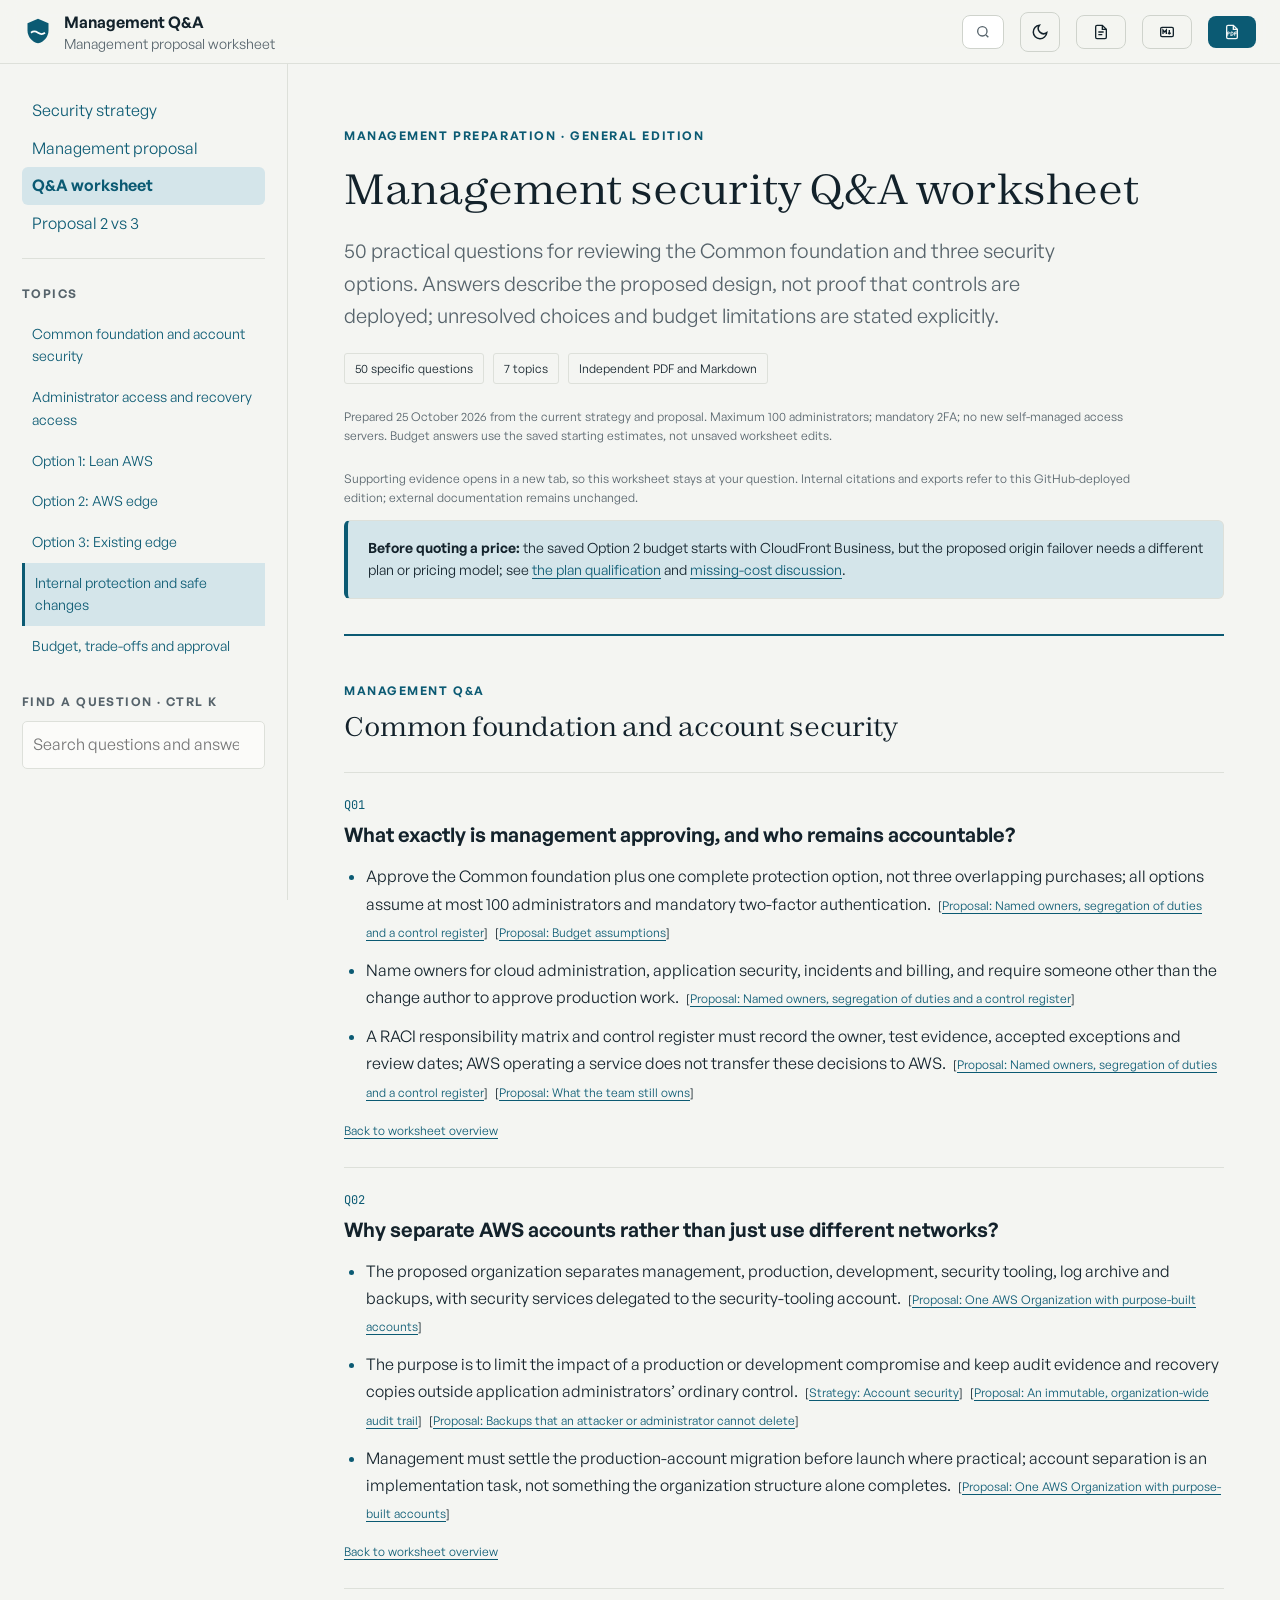
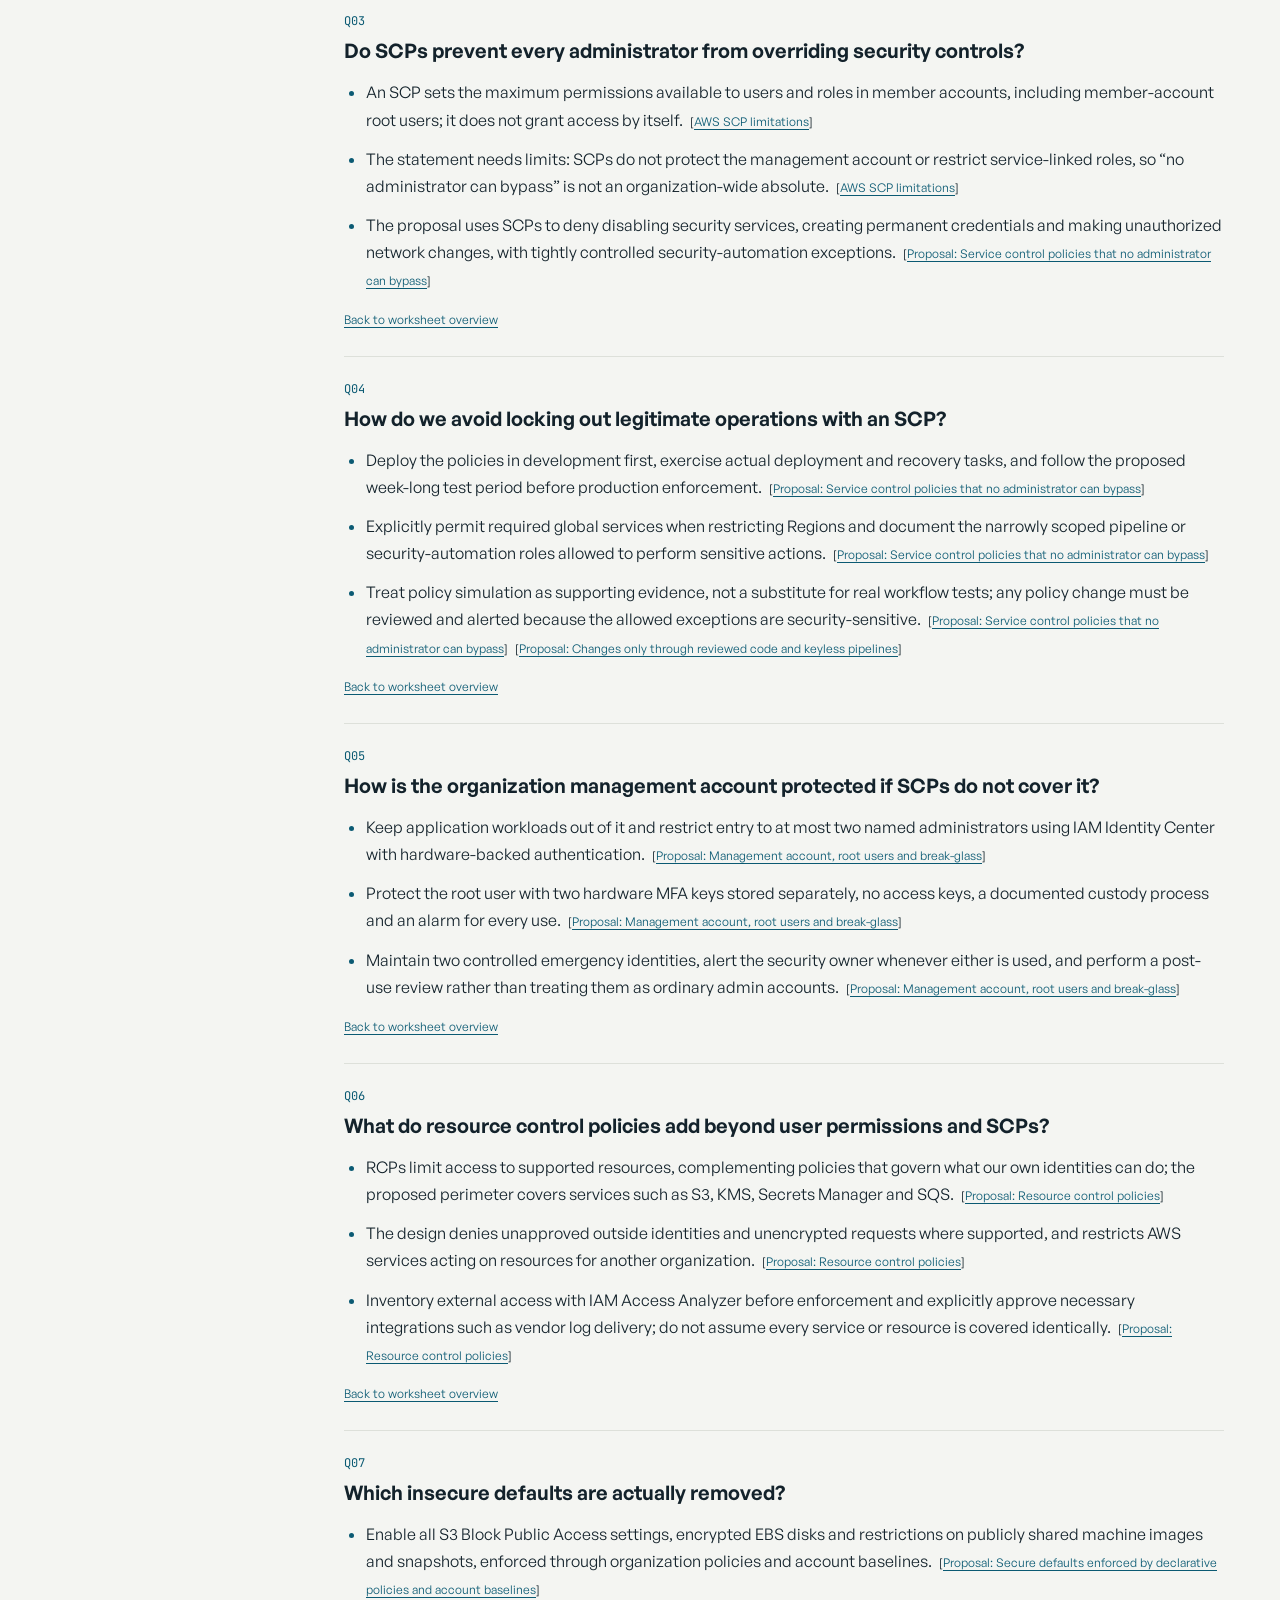
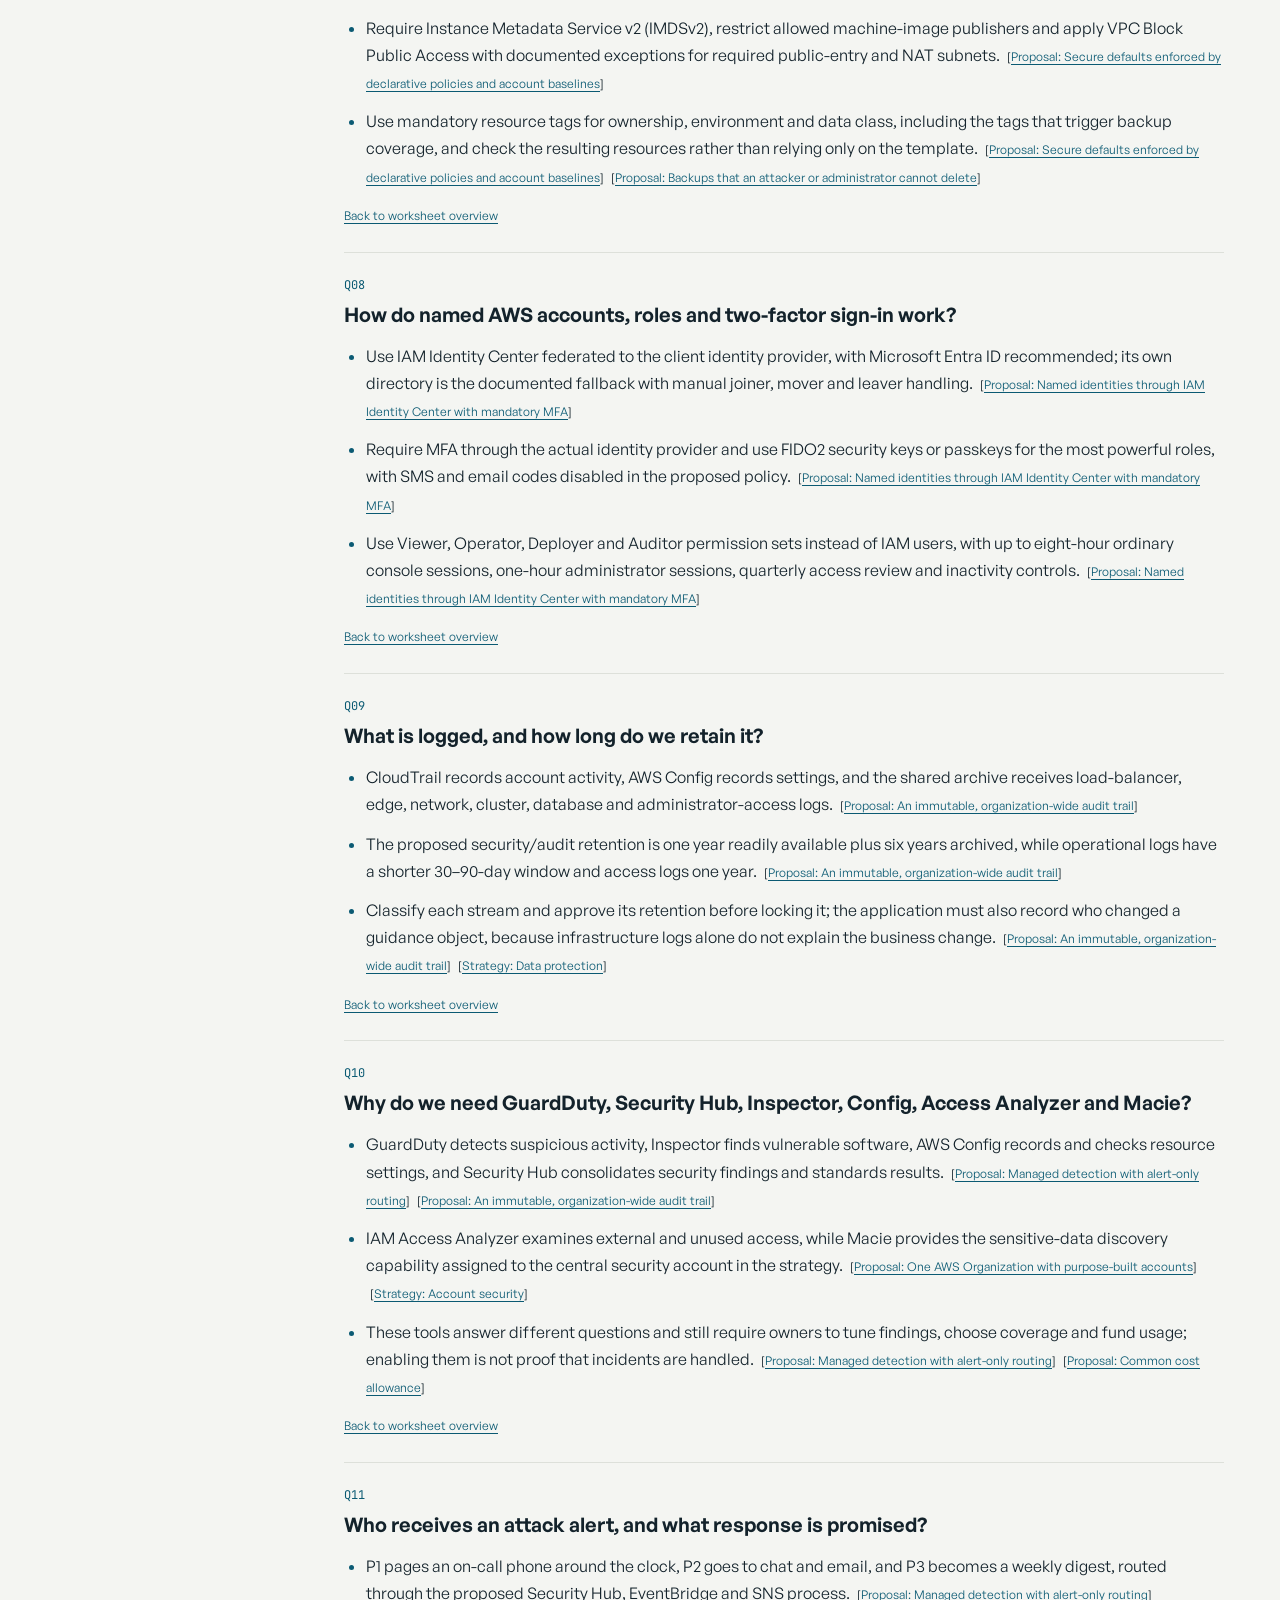
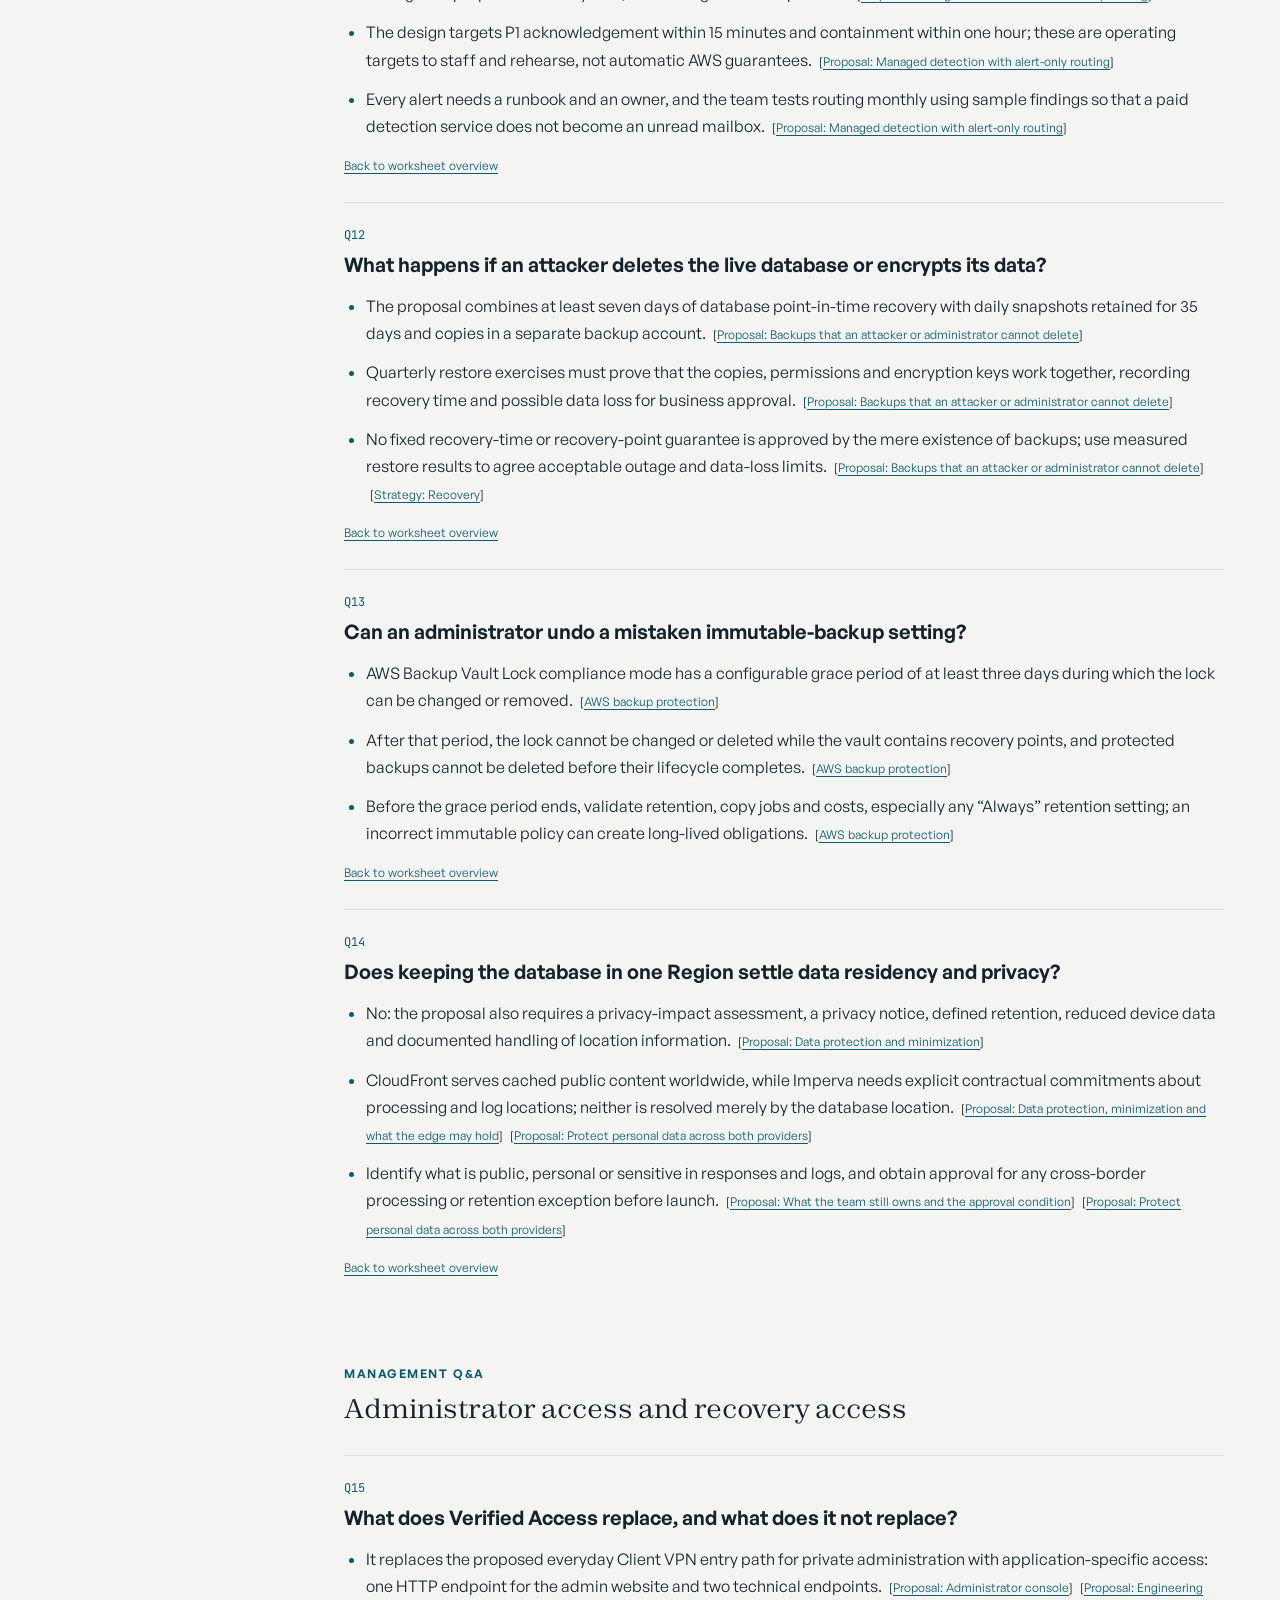
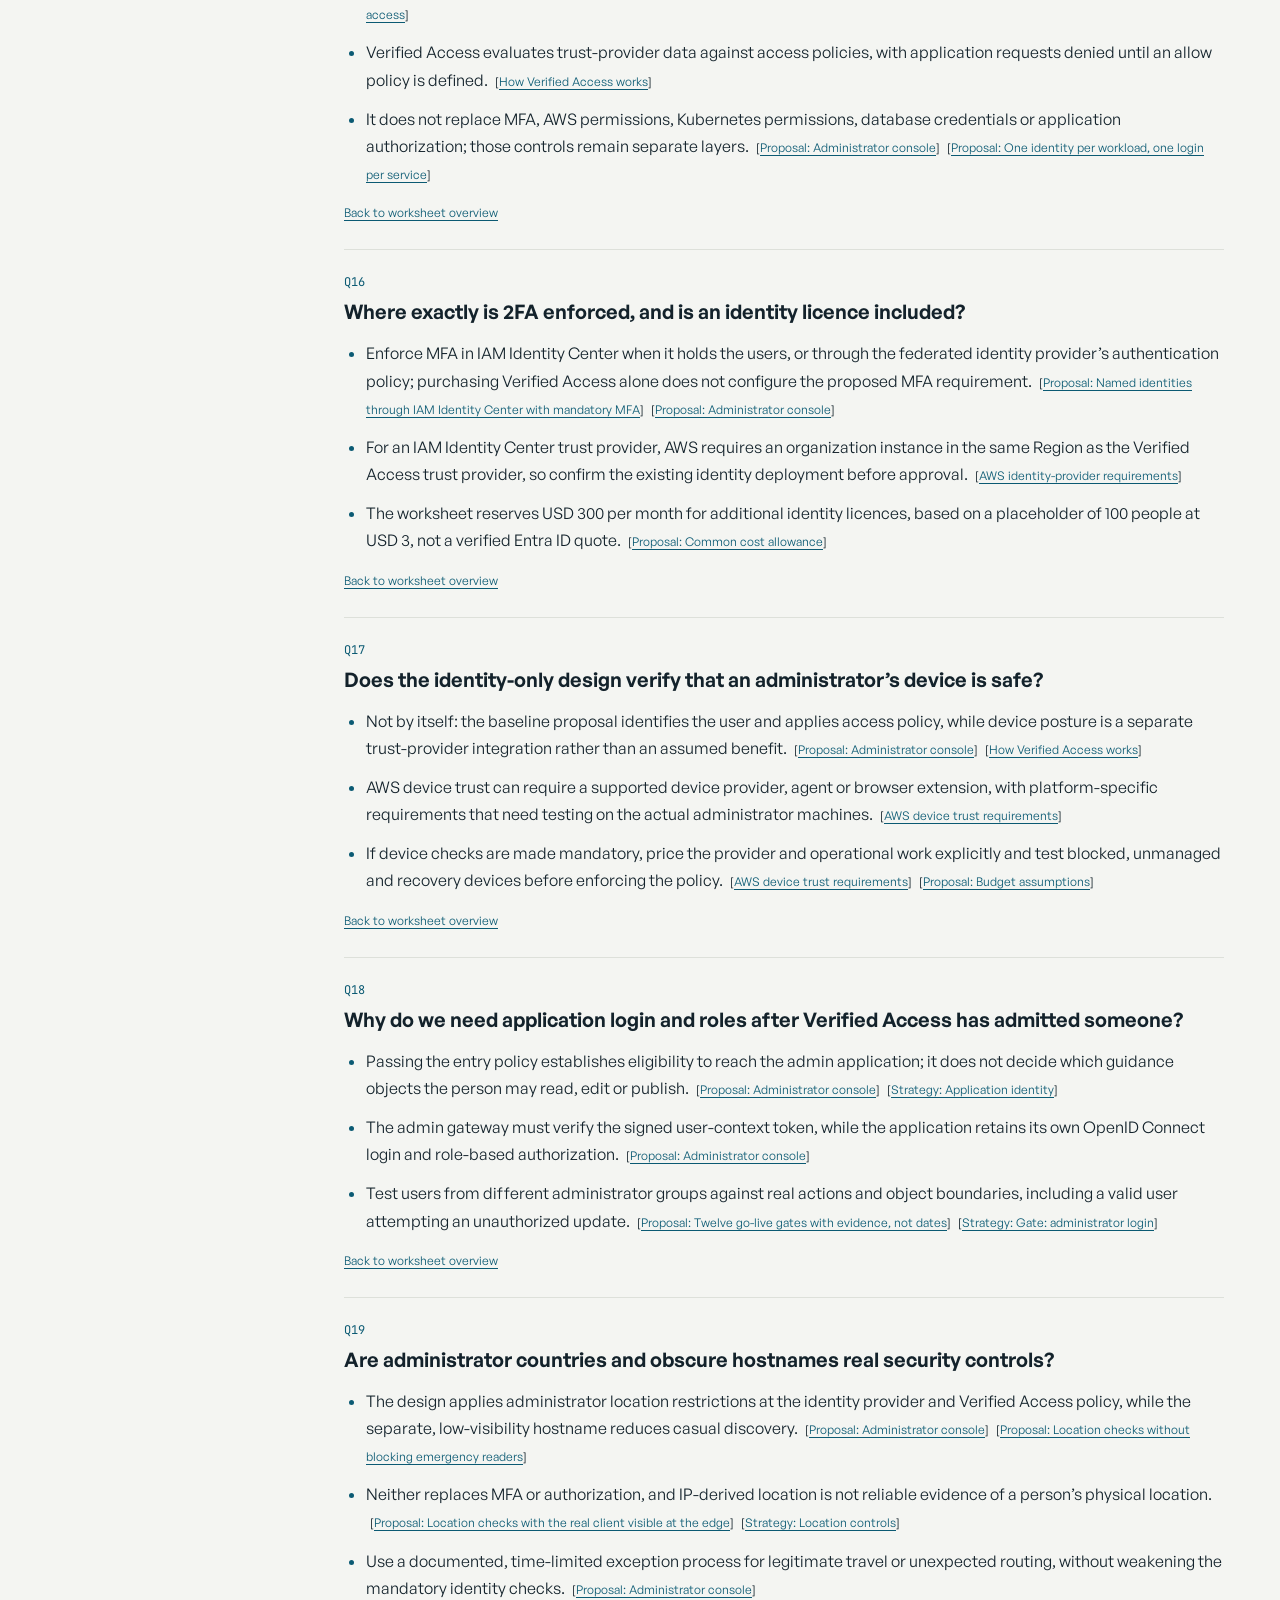
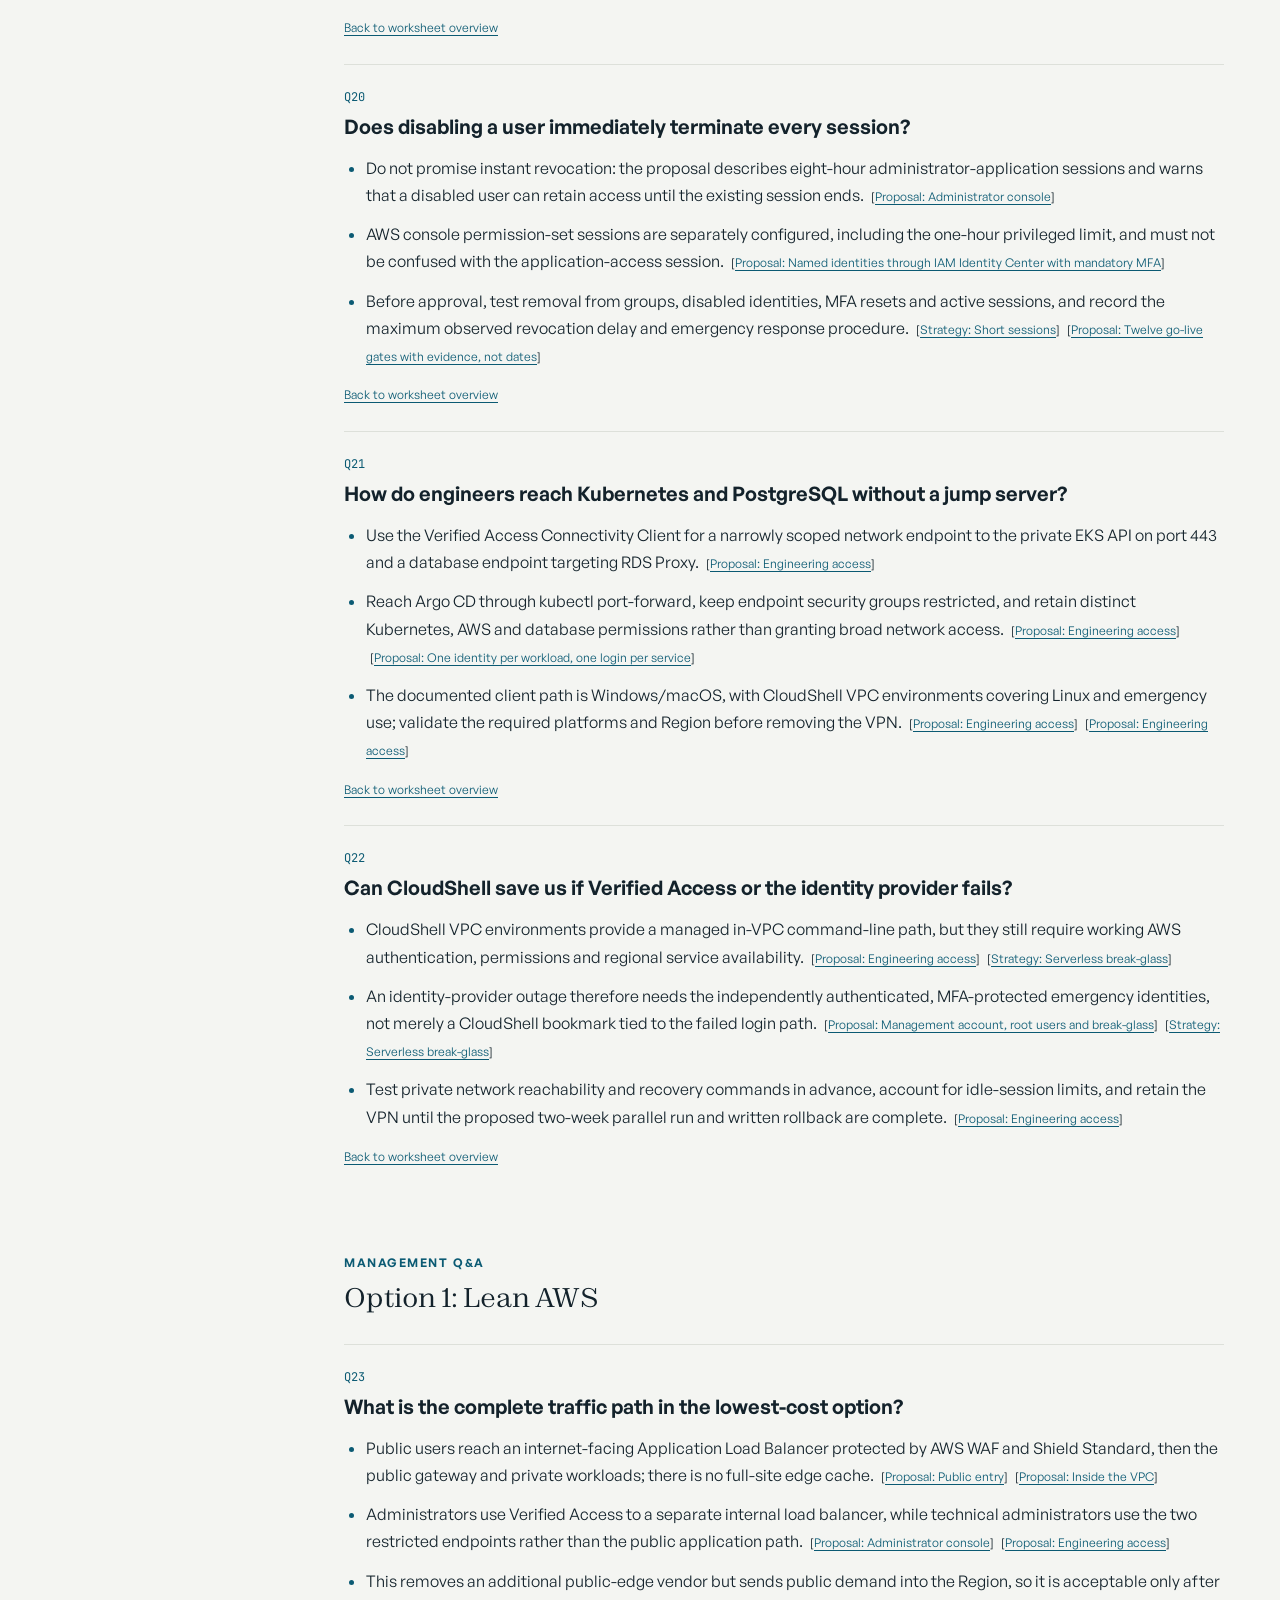
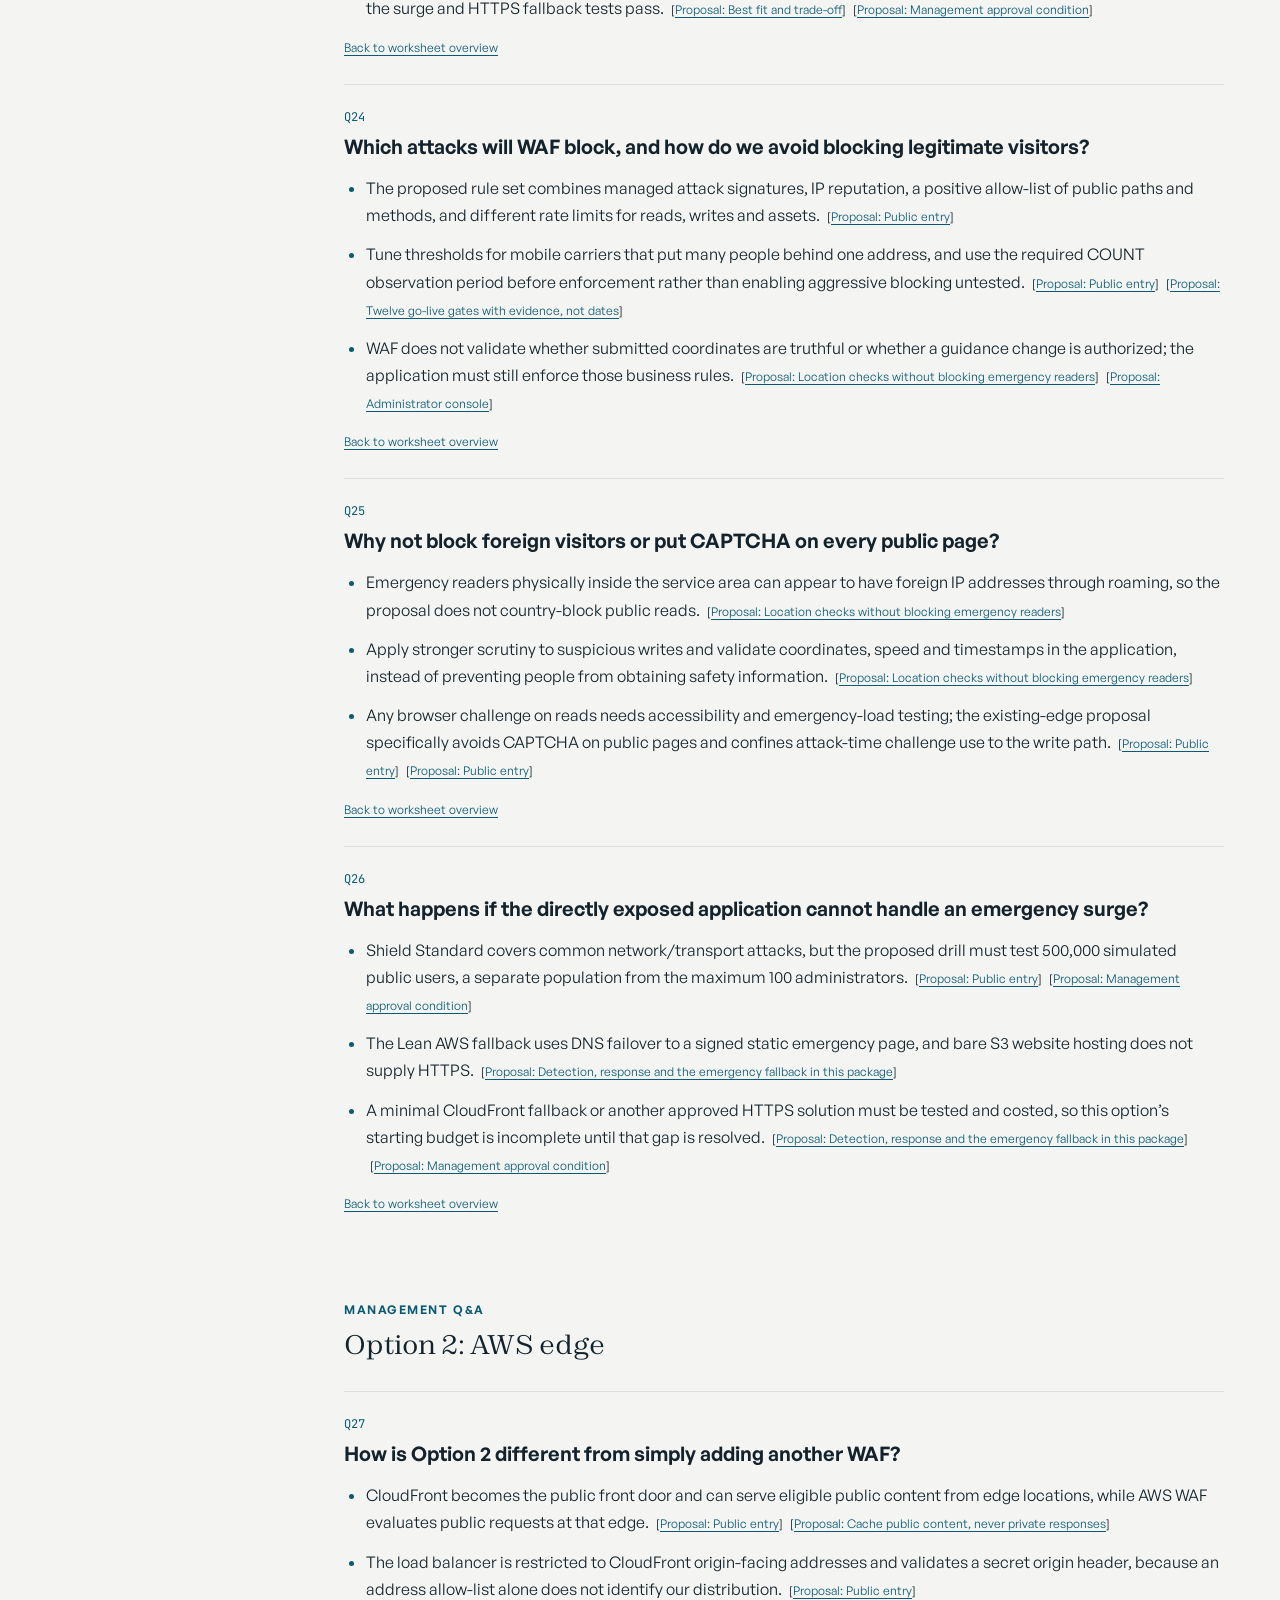
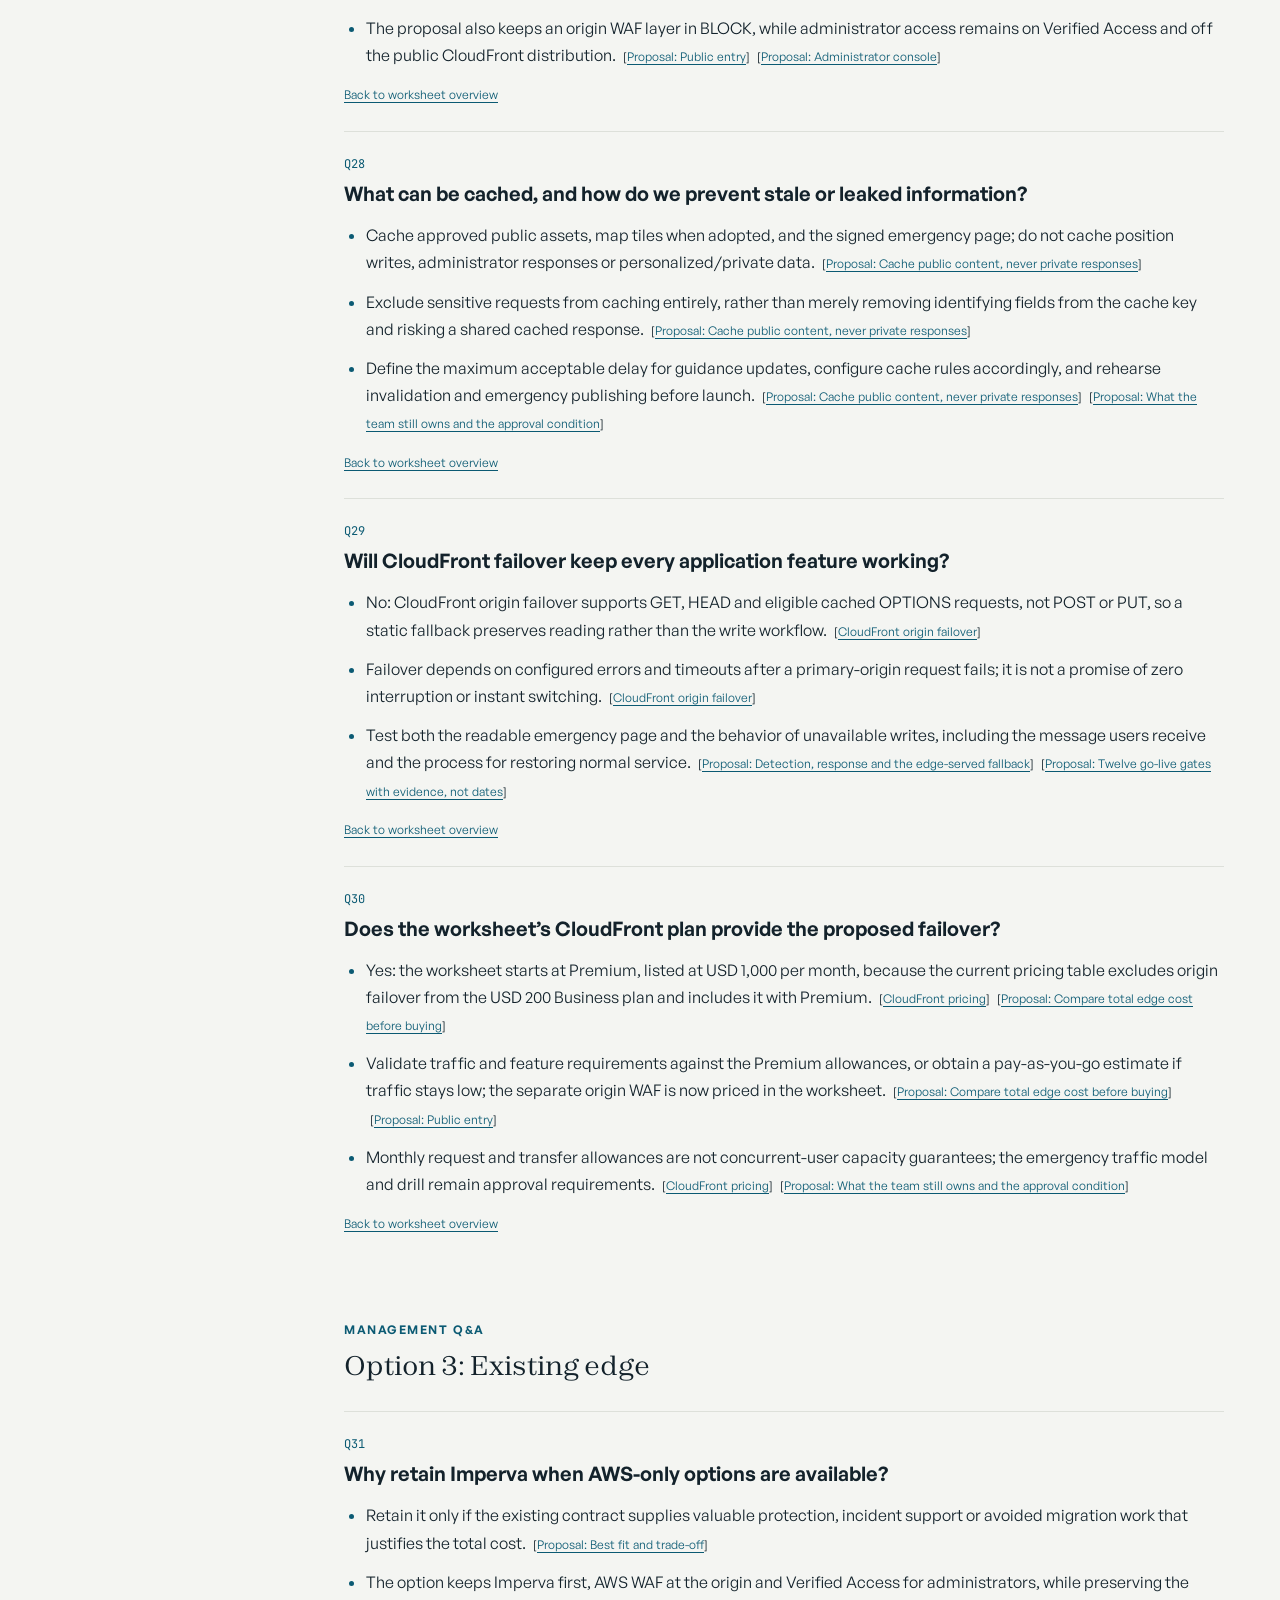
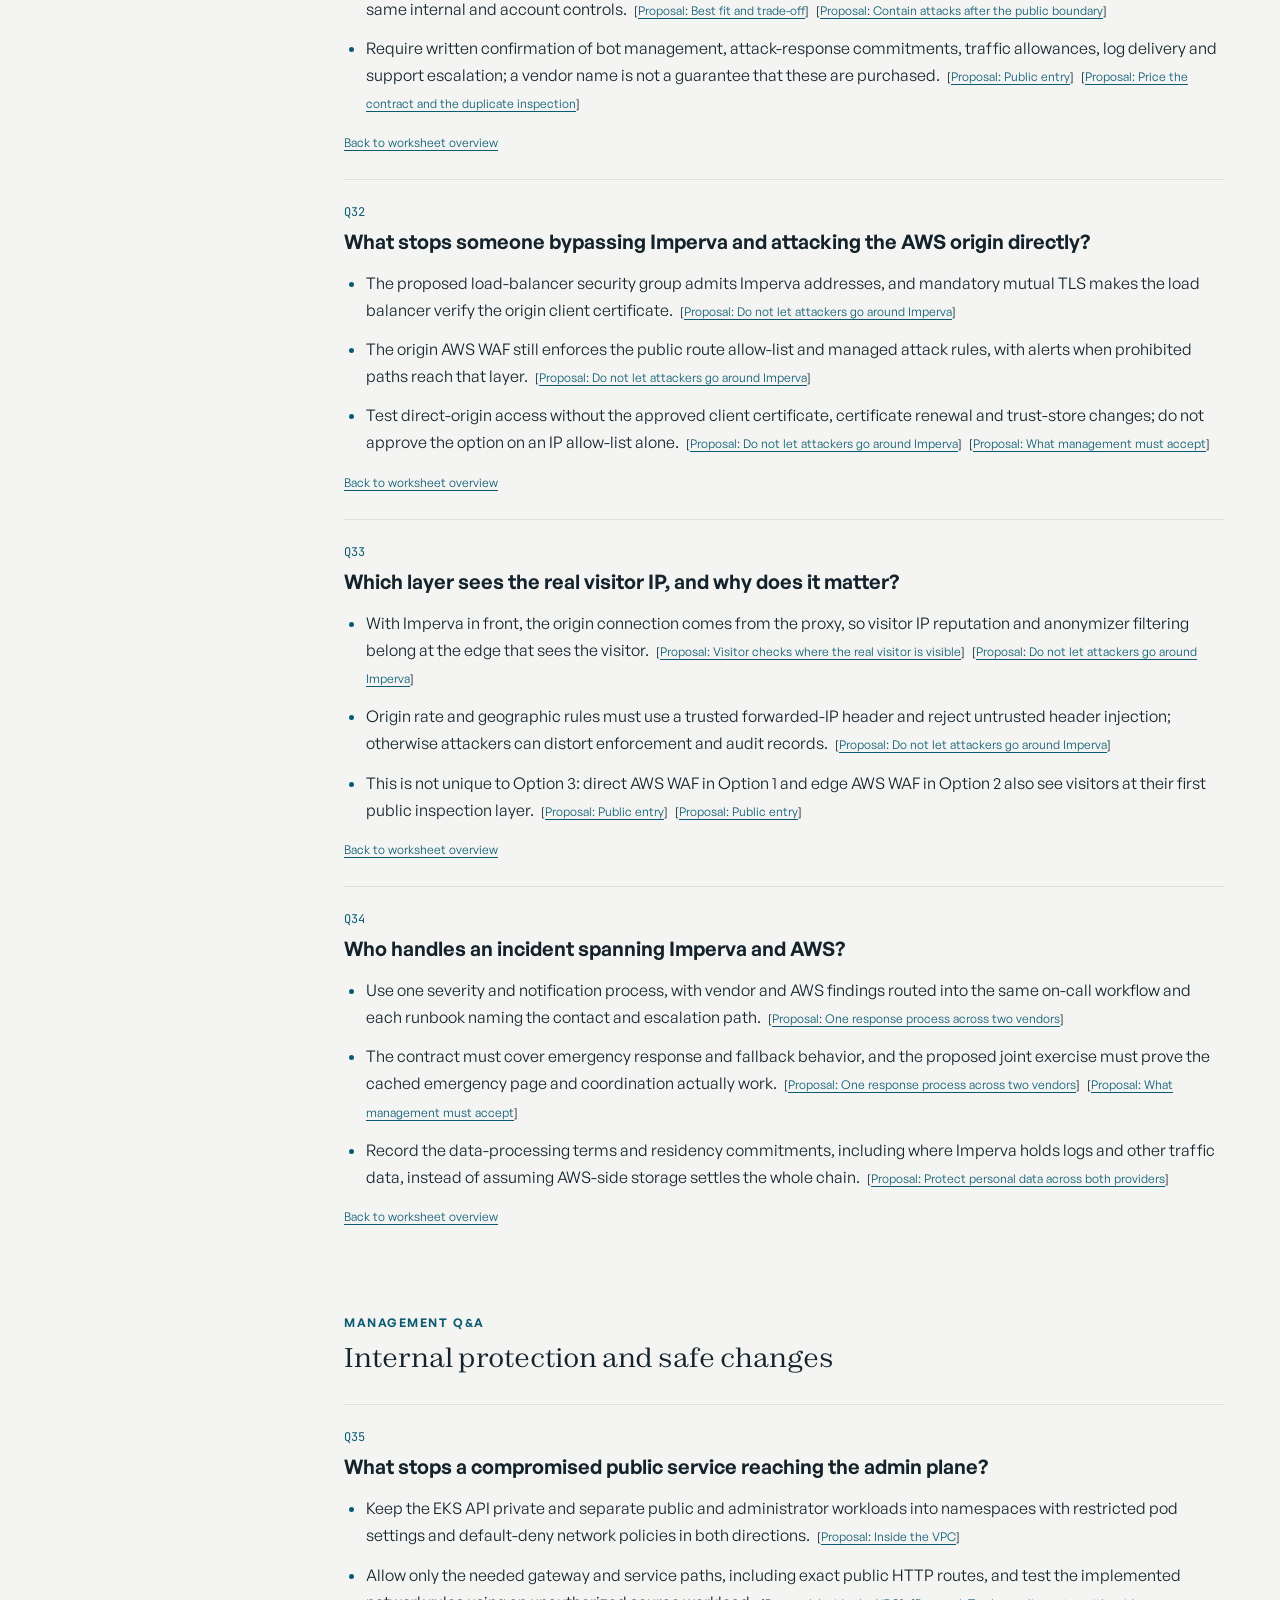
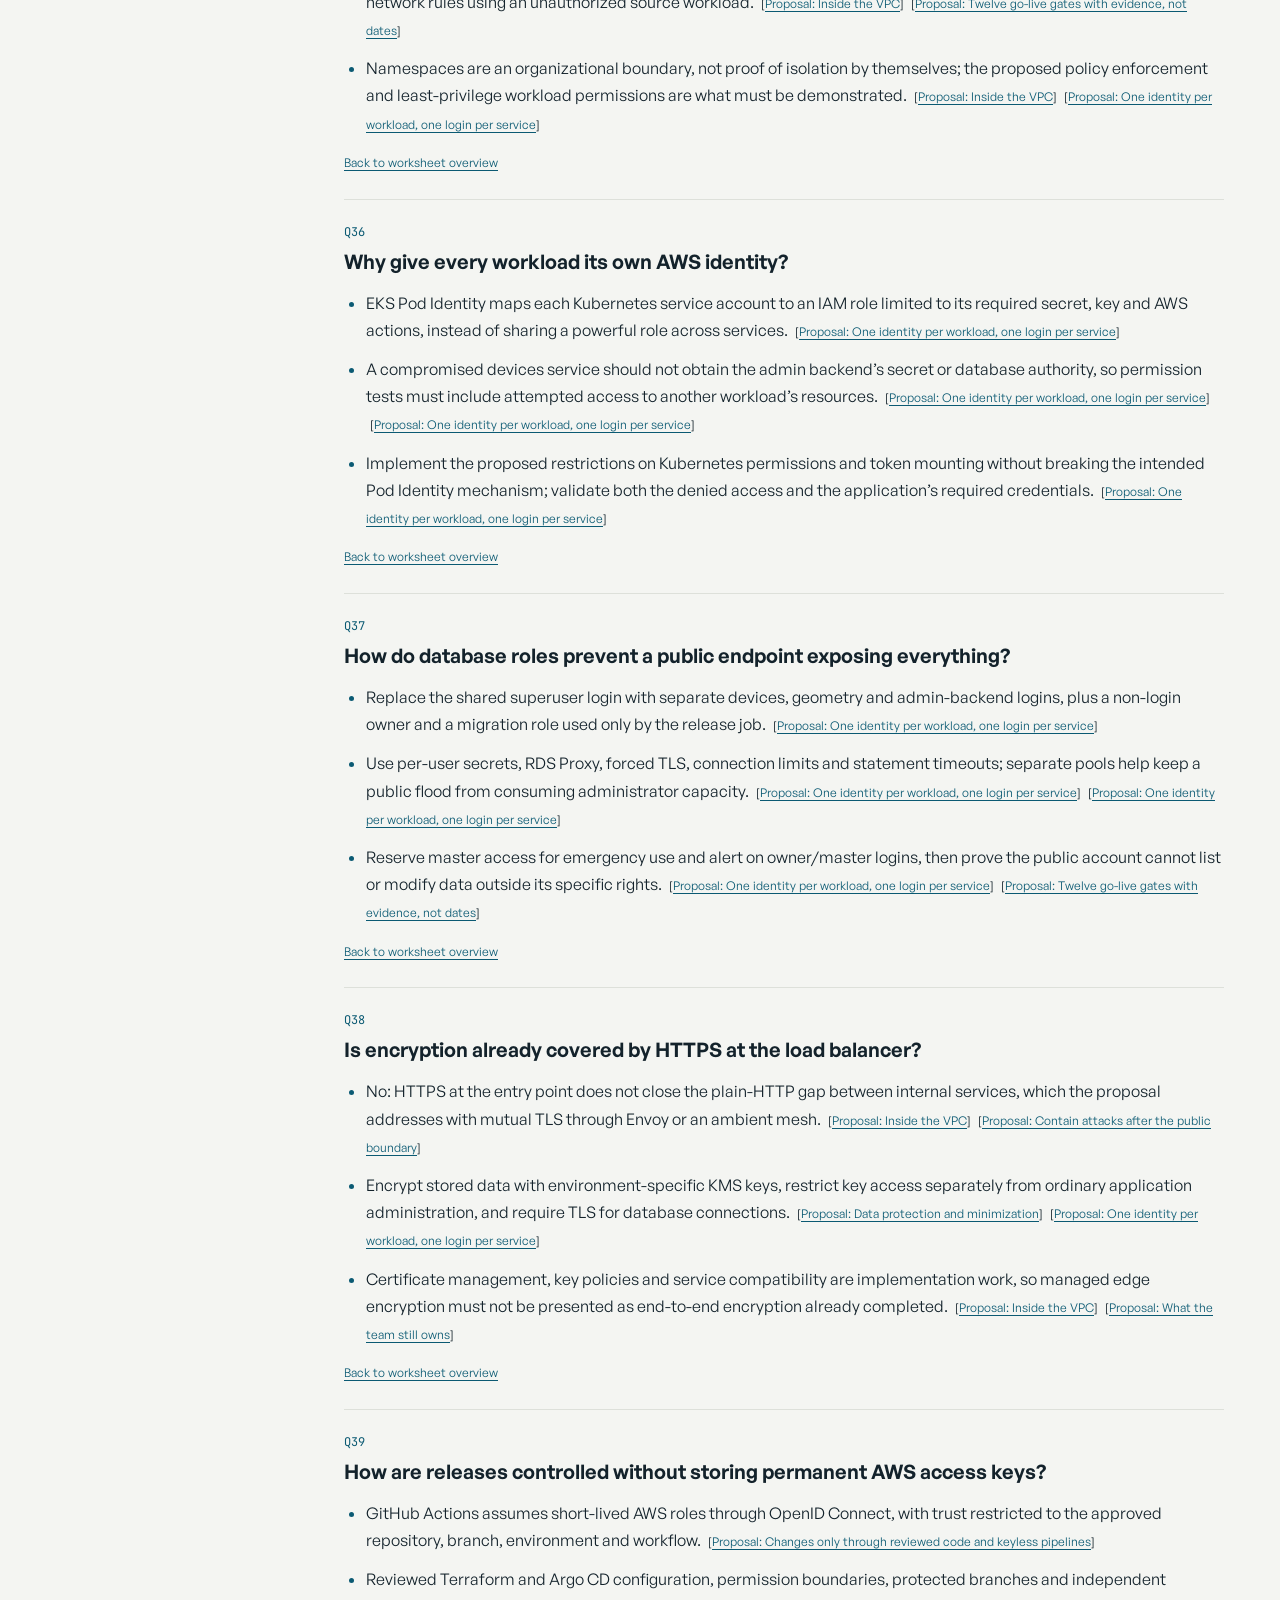
<file: proposal/questions.html>
<!doctype html><html lang="en" data-theme="light"><head><meta charset="utf-8"><script id="theme-boot">try{var t=localStorage.getItem('theme');if(t==='dark'||t==='light')document.documentElement.dataset.theme=t}catch(e){}</script><meta name="viewport" content="width=device-width,initial-scale=1"><title>Management security Q&A worksheet</title><link rel="stylesheet" href="styles.css?v=8"><link rel="stylesheet" href="questions.css?v=1"><link rel="stylesheet" href="toolbar.css?v=2"></head><body><header class="topbar document-toolbar">
  <button class="icon-btn menu-btn" id="menuBtn" aria-label="Open navigation" aria-expanded="false" aria-controls="sidebar"><svg viewBox="0 0 24 24" fill="none" stroke="currentColor" stroke-width="2" aria-hidden="true" focusable="false"><path d="M4 7h16M4 12h16M4 17h16"/></svg></button>
  <a href="#top" class="brand" aria-label="Management Q&amp;A home"><svg viewBox="0 0 32 32" aria-hidden="true" focusable="false"><path d="M16 2 4 7v8c0 7.5 5.1 13.4 12 15 6.9-1.6 12-7.5 12-15V7z" fill="currentColor"/><path d="M8 18c2.5-2 5-2 8 0s5.5 2 8 0" stroke="#fff" stroke-width="2" fill="none"/></svg><span class="name">Management Q&amp;A<small>Management proposal worksheet</small></span></a>
  <div class="spacer"></div>
  <button class="search-trigger" id="searchBtn" aria-label="Search document" title="Search document (Ctrl K)"><svg viewBox="0 0 24 24" fill="none" stroke="currentColor" stroke-width="2" aria-hidden="true" focusable="false"><circle cx="11" cy="11" r="7"/><path d="m20 20-3.5-3.5"/></svg><span class="label">Search this document…</span><span class="kbd">Ctrl K</span></button>
  <button class="icon-btn" id="themeBtn" aria-label="Switch to dark theme" title="Switch to dark theme"><svg viewBox="0 0 24 24" fill="none" stroke="currentColor" stroke-width="2" aria-hidden="true" focusable="false"><path d="M21 12.8A9 9 0 1 1 11.2 3a7 7 0 0 0 9.8 9.8z"/></svg></button>
  <a class="btn btn-ghost export-btn download" id="designBtn" href="../DESIGN.md" download="DESIGN.md" aria-label="Download design theme document" title="Download DESIGN.md"><svg viewBox="0 0 24 24" fill="none" stroke="currentColor" stroke-width="2" aria-hidden="true" focusable="false"><path d="M14 2H6a2 2 0 0 0-2 2v16a2 2 0 0 0 2 2h12a2 2 0 0 0 2-2V8zM14 2v6h6M8 12h8M8 16h6"/></svg><span class="label">Design</span></a>
  <a class="btn btn-ghost export-btn download" id="mdBtn" href="management-qa.md" download="management-qa.md" aria-label="Export Markdown" title="Export Markdown"><svg viewBox="0 0 24 24" fill="none" stroke="currentColor" stroke-width="2" aria-hidden="true" focusable="false"><rect x="2.5" y="5" width="19" height="14" rx="2"/><path d="M6 15V9l2.5 3L11 9v6M15.5 9v6m0 0-2-2m2 2 2-2"/></svg><span class="label">Export Markdown</span></a>
  <a class="btn btn-primary export-btn download" id="pdfBtn" href="management-qa.pdf" download="management-qa.pdf" aria-label="Export PDF" title="Export PDF"><svg viewBox="0 0 24 24" fill="none" stroke="currentColor" stroke-width="2" aria-hidden="true" focusable="false"><path d="M14 2H6a2 2 0 0 0-2 2v16a2 2 0 0 0 2 2h12a2 2 0 0 0 2-2V8zM14 2v6h6"/><path stroke-width="1.35" stroke-linecap="round" stroke-linejoin="round" d="M5.5 17v-5h1.4a1.25 1.25 0 0 1 0 2.5H5.5M10.5 17v-5h1a2.5 2.5 0 0 1 0 5h-1M16 17v-5h3M16 14.5h2.5"/></svg><span class="label">Export PDF</span></a>
</header><div class="layout"><nav id="sidebar" class="sidebar" aria-label="Worksheet navigation"><div class="doc-menu"><a href="../index.html">Security strategy</a><a href="index.html#questions">Management proposal</a><a href="questions.html" aria-current="page">Q&amp;A worksheet</a><a href="comparison.html">Proposal 2 vs 3</a></div><div class="small-label">Topics</div><div class="contents"><a href="#qa-common">Common foundation and account security</a><a href="#qa-access">Administrator access and recovery access</a><a href="#qa-option-1">Option 1: Lean AWS</a><a href="#qa-option-2">Option 2: AWS edge</a><a href="#qa-option-3">Option 3: Existing edge</a><a href="#qa-internal">Internal protection and safe changes</a><a href="#qa-budget">Budget, trade-offs and approval</a></div><div class="small-label">Find a question · Ctrl K</div><input id="search" type="search" aria-label="Search Q&A worksheet" placeholder="Search questions and answers…"><div id="searchStatus" role="status"></div><ul id="results" class="search-results"></ul></nav><main id="top"><section class="cover"><div class="eyebrow">Management preparation · General edition</div><h1>Management security Q&A worksheet</h1><p class="lede">50 practical questions for reviewing the Common foundation and three security options. Answers describe the proposed design, not proof that controls are deployed; unresolved choices and budget limitations are stated explicitly.</p><div class="facts"><span>50 specific questions</span><span>7 topics</span><span>Independent PDF and Markdown</span></div><p class="export-note">Prepared 25 October 2026 from the current strategy and proposal. Maximum 100 administrators; mandatory 2FA; no new self-managed access servers. Budget answers use the saved starting estimates, not unsaved worksheet edits.</p><p class="export-note">Supporting evidence opens in a new tab, so this worksheet stays at your question. Internal citations and exports refer to this GitHub-deployed edition; external documentation remains unchanged.</p><div class="qa-caution"><strong>Before quoting a price:</strong> the saved Option 2 budget starts with CloudFront Business, but the proposed origin failover needs a different plan or pricing model; see <a href="#qa-30">the plan qualification</a> and <a href="#qa-46">missing-cost discussion</a>.</div></section><section class="print-only" id="contents"><h2>Worksheet contents</h2><a href="#qa-common">Common foundation and account security</a><a href="#qa-access">Administrator access and recovery access</a><a href="#qa-option-1">Option 1: Lean AWS</a><a href="#qa-option-2">Option 2: AWS edge</a><a href="#qa-option-3">Option 3: Existing edge</a><a href="#qa-internal">Internal protection and safe changes</a><a href="#qa-budget">Budget, trade-offs and approval</a></section><section class="section qa-group" id="qa-common"><div class="eyebrow">Management Q&amp;A</div><h2>Common foundation and account security</h2><article class="qa-card" id="qa-01"><div class="qa-number">Q01</div><h3>What exactly is management approving, and who remains accountable?</h3><ul class="qa-answer"><li>Approve the Common foundation plus one complete protection option, not three overlapping purchases; all options assume at most 100 administrators and mandatory two-factor authentication. <span class="citations">[<a href="https://talorlik.github.io/cloud-and-web-security/proposal/index.html#common-decision" data-source-path="proposal/index.html#common-decision" target="_blank" rel="noopener noreferrer">Proposal: Named owners, segregation of duties and a control register</a>]</span> <span class="citations">[<a href="https://talorlik.github.io/cloud-and-web-security/proposal/index.html#budget" data-source-path="proposal/index.html#budget" target="_blank" rel="noopener noreferrer">Proposal: Budget assumptions</a>]</span></li><li>Name owners for cloud administration, application security, incidents and billing, and require someone other than the change author to approve production work. <span class="citations">[<a href="https://talorlik.github.io/cloud-and-web-security/proposal/index.html#common-decision" data-source-path="proposal/index.html#common-decision" target="_blank" rel="noopener noreferrer">Proposal: Named owners, segregation of duties and a control register</a>]</span></li><li>A RACI responsibility matrix and control register must record the owner, test evidence, accepted exceptions and review dates; AWS operating a service does not transfer these decisions to AWS. <span class="citations">[<a href="https://talorlik.github.io/cloud-and-web-security/proposal/index.html#common-decision" data-source-path="proposal/index.html#common-decision" target="_blank" rel="noopener noreferrer">Proposal: Named owners, segregation of duties and a control register</a>]</span> <span class="citations">[<a href="https://talorlik.github.io/cloud-and-web-security/proposal/index.html#p1-work" data-source-path="proposal/index.html#p1-work" target="_blank" rel="noopener noreferrer">Proposal: What the team still owns</a>]</span></li></ul><a class="back-top no-print" href="#top">Back to worksheet overview</a></article><article class="qa-card" id="qa-02"><div class="qa-number">Q02</div><h3>Why separate AWS accounts rather than just use different networks?</h3><ul class="qa-answer"><li>The proposed organization separates management, production, development, security tooling, log archive and backups, with security services delegated to the security-tooling account. <span class="citations">[<a href="https://talorlik.github.io/cloud-and-web-security/proposal/index.html#common-accounts" data-source-path="proposal/index.html#common-accounts" target="_blank" rel="noopener noreferrer">Proposal: One AWS Organization with purpose-built accounts</a>]</span></li><li>The purpose is to limit the impact of a production or development compromise and keep audit evidence and recovery copies outside application administrators’ ordinary control. <span class="citations">[<a href="https://talorlik.github.io/cloud-and-web-security/index.html#dd-org" data-source-path="index.html#dd-org" target="_blank" rel="noopener noreferrer">Strategy: Account security</a>]</span> <span class="citations">[<a href="https://talorlik.github.io/cloud-and-web-security/proposal/index.html#common-records" data-source-path="proposal/index.html#common-records" target="_blank" rel="noopener noreferrer">Proposal: An immutable, organization-wide audit trail</a>]</span> <span class="citations">[<a href="https://talorlik.github.io/cloud-and-web-security/proposal/index.html#common-recovery" data-source-path="proposal/index.html#common-recovery" target="_blank" rel="noopener noreferrer">Proposal: Backups that an attacker or administrator cannot delete</a>]</span></li><li>Management must settle the production-account migration before launch where practical; account separation is an implementation task, not something the organization structure alone completes. <span class="citations">[<a href="https://talorlik.github.io/cloud-and-web-security/proposal/index.html#common-accounts" data-source-path="proposal/index.html#common-accounts" target="_blank" rel="noopener noreferrer">Proposal: One AWS Organization with purpose-built accounts</a>]</span></li></ul><a class="back-top no-print" href="#top">Back to worksheet overview</a></article><article class="qa-card" id="qa-03"><div class="qa-number">Q03</div><h3>Do SCPs prevent every administrator from overriding security controls?</h3><ul class="qa-answer"><li>An SCP sets the maximum permissions available to users and roles in member accounts, including member-account root users; it does not grant access by itself. <span class="citations">[<a href="https://docs.aws.amazon.com/organizations/latest/userguide/orgs_manage_policies_scps.html" target="_blank" rel="noopener noreferrer">AWS SCP limitations</a>]</span></li><li>The statement needs limits: SCPs do not protect the management account or restrict service-linked roles, so “no administrator can bypass” is not an organization-wide absolute. <span class="citations">[<a href="https://docs.aws.amazon.com/organizations/latest/userguide/orgs_manage_policies_scps.html" target="_blank" rel="noopener noreferrer">AWS SCP limitations</a>]</span></li><li>The proposal uses SCPs to deny disabling security services, creating permanent credentials and making unauthorized network changes, with tightly controlled security-automation exceptions. <span class="citations">[<a href="https://talorlik.github.io/cloud-and-web-security/proposal/index.html#common-guardrails" data-source-path="proposal/index.html#common-guardrails" target="_blank" rel="noopener noreferrer">Proposal: Service control policies that no administrator can bypass</a>]</span></li></ul><a class="back-top no-print" href="#top">Back to worksheet overview</a></article><article class="qa-card" id="qa-04"><div class="qa-number">Q04</div><h3>How do we avoid locking out legitimate operations with an SCP?</h3><ul class="qa-answer"><li>Deploy the policies in development first, exercise actual deployment and recovery tasks, and follow the proposed week-long test period before production enforcement. <span class="citations">[<a href="https://talorlik.github.io/cloud-and-web-security/proposal/index.html#common-guardrails" data-source-path="proposal/index.html#common-guardrails" target="_blank" rel="noopener noreferrer">Proposal: Service control policies that no administrator can bypass</a>]</span></li><li>Explicitly permit required global services when restricting Regions and document the narrowly scoped pipeline or security-automation roles allowed to perform sensitive actions. <span class="citations">[<a href="https://talorlik.github.io/cloud-and-web-security/proposal/index.html#common-guardrails" data-source-path="proposal/index.html#common-guardrails" target="_blank" rel="noopener noreferrer">Proposal: Service control policies that no administrator can bypass</a>]</span></li><li>Treat policy simulation as supporting evidence, not a substitute for real workflow tests; any policy change must be reviewed and alerted because the allowed exceptions are security-sensitive. <span class="citations">[<a href="https://talorlik.github.io/cloud-and-web-security/proposal/index.html#common-guardrails" data-source-path="proposal/index.html#common-guardrails" target="_blank" rel="noopener noreferrer">Proposal: Service control policies that no administrator can bypass</a>]</span> <span class="citations">[<a href="https://talorlik.github.io/cloud-and-web-security/proposal/index.html#common-delivery" data-source-path="proposal/index.html#common-delivery" target="_blank" rel="noopener noreferrer">Proposal: Changes only through reviewed code and keyless pipelines</a>]</span></li></ul><a class="back-top no-print" href="#top">Back to worksheet overview</a></article><article class="qa-card" id="qa-05"><div class="qa-number">Q05</div><h3>How is the organization management account protected if SCPs do not cover it?</h3><ul class="qa-answer"><li>Keep application workloads out of it and restrict entry to at most two named administrators using IAM Identity Center with hardware-backed authentication. <span class="citations">[<a href="https://talorlik.github.io/cloud-and-web-security/proposal/index.html#common-root" data-source-path="proposal/index.html#common-root" target="_blank" rel="noopener noreferrer">Proposal: Management account, root users and break-glass</a>]</span></li><li>Protect the root user with two hardware MFA keys stored separately, no access keys, a documented custody process and an alarm for every use. <span class="citations">[<a href="https://talorlik.github.io/cloud-and-web-security/proposal/index.html#common-root" data-source-path="proposal/index.html#common-root" target="_blank" rel="noopener noreferrer">Proposal: Management account, root users and break-glass</a>]</span></li><li>Maintain two controlled emergency identities, alert the security owner whenever either is used, and perform a post-use review rather than treating them as ordinary admin accounts. <span class="citations">[<a href="https://talorlik.github.io/cloud-and-web-security/proposal/index.html#common-root" data-source-path="proposal/index.html#common-root" target="_blank" rel="noopener noreferrer">Proposal: Management account, root users and break-glass</a>]</span></li></ul><a class="back-top no-print" href="#top">Back to worksheet overview</a></article><article class="qa-card" id="qa-06"><div class="qa-number">Q06</div><h3>What do resource control policies add beyond user permissions and SCPs?</h3><ul class="qa-answer"><li>RCPs limit access to supported resources, complementing policies that govern what our own identities can do; the proposed perimeter covers services such as S3, KMS, Secrets Manager and SQS. <span class="citations">[<a href="https://talorlik.github.io/cloud-and-web-security/proposal/index.html#common-perimeter" data-source-path="proposal/index.html#common-perimeter" target="_blank" rel="noopener noreferrer">Proposal: Resource control policies</a>]</span></li><li>The design denies unapproved outside identities and unencrypted requests where supported, and restricts AWS services acting on resources for another organization. <span class="citations">[<a href="https://talorlik.github.io/cloud-and-web-security/proposal/index.html#common-perimeter" data-source-path="proposal/index.html#common-perimeter" target="_blank" rel="noopener noreferrer">Proposal: Resource control policies</a>]</span></li><li>Inventory external access with IAM Access Analyzer before enforcement and explicitly approve necessary integrations such as vendor log delivery; do not assume every service or resource is covered identically. <span class="citations">[<a href="https://talorlik.github.io/cloud-and-web-security/proposal/index.html#common-perimeter" data-source-path="proposal/index.html#common-perimeter" target="_blank" rel="noopener noreferrer">Proposal: Resource control policies</a>]</span></li></ul><a class="back-top no-print" href="#top">Back to worksheet overview</a></article><article class="qa-card" id="qa-07"><div class="qa-number">Q07</div><h3>Which insecure defaults are actually removed?</h3><ul class="qa-answer"><li>Enable all S3 Block Public Access settings, encrypted EBS disks and restrictions on publicly shared machine images and snapshots, enforced through organization policies and account baselines. <span class="citations">[<a href="https://talorlik.github.io/cloud-and-web-security/proposal/index.html#common-defaults" data-source-path="proposal/index.html#common-defaults" target="_blank" rel="noopener noreferrer">Proposal: Secure defaults enforced by declarative policies and account baselines</a>]</span></li><li>Require Instance Metadata Service v2 (IMDSv2), restrict allowed machine-image publishers and apply VPC Block Public Access with documented exceptions for required public-entry and NAT subnets. <span class="citations">[<a href="https://talorlik.github.io/cloud-and-web-security/proposal/index.html#common-defaults" data-source-path="proposal/index.html#common-defaults" target="_blank" rel="noopener noreferrer">Proposal: Secure defaults enforced by declarative policies and account baselines</a>]</span></li><li>Use mandatory resource tags for ownership, environment and data class, including the tags that trigger backup coverage, and check the resulting resources rather than relying only on the template. <span class="citations">[<a href="https://talorlik.github.io/cloud-and-web-security/proposal/index.html#common-defaults" data-source-path="proposal/index.html#common-defaults" target="_blank" rel="noopener noreferrer">Proposal: Secure defaults enforced by declarative policies and account baselines</a>]</span> <span class="citations">[<a href="https://talorlik.github.io/cloud-and-web-security/proposal/index.html#common-recovery" data-source-path="proposal/index.html#common-recovery" target="_blank" rel="noopener noreferrer">Proposal: Backups that an attacker or administrator cannot delete</a>]</span></li></ul><a class="back-top no-print" href="#top">Back to worksheet overview</a></article><article class="qa-card" id="qa-08"><div class="qa-number">Q08</div><h3>How do named AWS accounts, roles and two-factor sign-in work?</h3><ul class="qa-answer"><li>Use IAM Identity Center federated to the client identity provider, with Microsoft Entra ID recommended; its own directory is the documented fallback with manual joiner, mover and leaver handling. <span class="citations">[<a href="https://talorlik.github.io/cloud-and-web-security/proposal/index.html#common-identity" data-source-path="proposal/index.html#common-identity" target="_blank" rel="noopener noreferrer">Proposal: Named identities through IAM Identity Center with mandatory MFA</a>]</span></li><li>Require MFA through the actual identity provider and use FIDO2 security keys or passkeys for the most powerful roles, with SMS and email codes disabled in the proposed policy. <span class="citations">[<a href="https://talorlik.github.io/cloud-and-web-security/proposal/index.html#common-identity" data-source-path="proposal/index.html#common-identity" target="_blank" rel="noopener noreferrer">Proposal: Named identities through IAM Identity Center with mandatory MFA</a>]</span></li><li>Use Viewer, Operator, Deployer and Auditor permission sets instead of IAM users, with up to eight-hour ordinary console sessions, one-hour administrator sessions, quarterly access review and inactivity controls. <span class="citations">[<a href="https://talorlik.github.io/cloud-and-web-security/proposal/index.html#common-identity" data-source-path="proposal/index.html#common-identity" target="_blank" rel="noopener noreferrer">Proposal: Named identities through IAM Identity Center with mandatory MFA</a>]</span></li></ul><a class="back-top no-print" href="#top">Back to worksheet overview</a></article><article class="qa-card" id="qa-09"><div class="qa-number">Q09</div><h3>What is logged, and how long do we retain it?</h3><ul class="qa-answer"><li>CloudTrail records account activity, AWS Config records settings, and the shared archive receives load-balancer, edge, network, cluster, database and administrator-access logs. <span class="citations">[<a href="https://talorlik.github.io/cloud-and-web-security/proposal/index.html#common-records" data-source-path="proposal/index.html#common-records" target="_blank" rel="noopener noreferrer">Proposal: An immutable, organization-wide audit trail</a>]</span></li><li>The proposed security/audit retention is one year readily available plus six years archived, while operational logs have a shorter 30–90-day window and access logs one year. <span class="citations">[<a href="https://talorlik.github.io/cloud-and-web-security/proposal/index.html#common-records" data-source-path="proposal/index.html#common-records" target="_blank" rel="noopener noreferrer">Proposal: An immutable, organization-wide audit trail</a>]</span></li><li>Classify each stream and approve its retention before locking it; the application must also record who changed a guidance object, because infrastructure logs alone do not explain the business change. <span class="citations">[<a href="https://talorlik.github.io/cloud-and-web-security/proposal/index.html#common-records" data-source-path="proposal/index.html#common-records" target="_blank" rel="noopener noreferrer">Proposal: An immutable, organization-wide audit trail</a>]</span> <span class="citations">[<a href="https://talorlik.github.io/cloud-and-web-security/index.html#d-data" data-source-path="index.html#d-data" target="_blank" rel="noopener noreferrer">Strategy: Data protection</a>]</span></li></ul><a class="back-top no-print" href="#top">Back to worksheet overview</a></article><article class="qa-card" id="qa-10"><div class="qa-number">Q10</div><h3>Why do we need GuardDuty, Security Hub, Inspector, Config, Access Analyzer and Macie?</h3><ul class="qa-answer"><li>GuardDuty detects suspicious activity, Inspector finds vulnerable software, AWS Config records and checks resource settings, and Security Hub consolidates security findings and standards results. <span class="citations">[<a href="https://talorlik.github.io/cloud-and-web-security/proposal/index.html#common-detection" data-source-path="proposal/index.html#common-detection" target="_blank" rel="noopener noreferrer">Proposal: Managed detection with alert-only routing</a>]</span> <span class="citations">[<a href="https://talorlik.github.io/cloud-and-web-security/proposal/index.html#common-records" data-source-path="proposal/index.html#common-records" target="_blank" rel="noopener noreferrer">Proposal: An immutable, organization-wide audit trail</a>]</span></li><li>IAM Access Analyzer examines external and unused access, while Macie provides the sensitive-data discovery capability assigned to the central security account in the strategy. <span class="citations">[<a href="https://talorlik.github.io/cloud-and-web-security/proposal/index.html#common-accounts" data-source-path="proposal/index.html#common-accounts" target="_blank" rel="noopener noreferrer">Proposal: One AWS Organization with purpose-built accounts</a>]</span> <span class="citations">[<a href="https://talorlik.github.io/cloud-and-web-security/index.html#dd-org" data-source-path="index.html#dd-org" target="_blank" rel="noopener noreferrer">Strategy: Account security</a>]</span></li><li>These tools answer different questions and still require owners to tune findings, choose coverage and fund usage; enabling them is not proof that incidents are handled. <span class="citations">[<a href="https://talorlik.github.io/cloud-and-web-security/proposal/index.html#common-detection" data-source-path="proposal/index.html#common-detection" target="_blank" rel="noopener noreferrer">Proposal: Managed detection with alert-only routing</a>]</span> <span class="citations">[<a href="https://talorlik.github.io/cloud-and-web-security/proposal/index.html#budget-common" data-source-path="proposal/index.html#budget-common" target="_blank" rel="noopener noreferrer">Proposal: Common cost allowance</a>]</span></li></ul><a class="back-top no-print" href="#top">Back to worksheet overview</a></article><article class="qa-card" id="qa-11"><div class="qa-number">Q11</div><h3>Who receives an attack alert, and what response is promised?</h3><ul class="qa-answer"><li>P1 pages an on-call phone around the clock, P2 goes to chat and email, and P3 becomes a weekly digest, routed through the proposed Security Hub, EventBridge and SNS process. <span class="citations">[<a href="https://talorlik.github.io/cloud-and-web-security/proposal/index.html#common-detection" data-source-path="proposal/index.html#common-detection" target="_blank" rel="noopener noreferrer">Proposal: Managed detection with alert-only routing</a>]</span></li><li>The design targets P1 acknowledgement within 15 minutes and containment within one hour; these are operating targets to staff and rehearse, not automatic AWS guarantees. <span class="citations">[<a href="https://talorlik.github.io/cloud-and-web-security/proposal/index.html#common-detection" data-source-path="proposal/index.html#common-detection" target="_blank" rel="noopener noreferrer">Proposal: Managed detection with alert-only routing</a>]</span></li><li>Every alert needs a runbook and an owner, and the team tests routing monthly using sample findings so that a paid detection service does not become an unread mailbox. <span class="citations">[<a href="https://talorlik.github.io/cloud-and-web-security/proposal/index.html#common-detection" data-source-path="proposal/index.html#common-detection" target="_blank" rel="noopener noreferrer">Proposal: Managed detection with alert-only routing</a>]</span></li></ul><a class="back-top no-print" href="#top">Back to worksheet overview</a></article><article class="qa-card" id="qa-12"><div class="qa-number">Q12</div><h3>What happens if an attacker deletes the live database or encrypts its data?</h3><ul class="qa-answer"><li>The proposal combines at least seven days of database point-in-time recovery with daily snapshots retained for 35 days and copies in a separate backup account. <span class="citations">[<a href="https://talorlik.github.io/cloud-and-web-security/proposal/index.html#common-recovery" data-source-path="proposal/index.html#common-recovery" target="_blank" rel="noopener noreferrer">Proposal: Backups that an attacker or administrator cannot delete</a>]</span></li><li>Quarterly restore exercises must prove that the copies, permissions and encryption keys work together, recording recovery time and possible data loss for business approval. <span class="citations">[<a href="https://talorlik.github.io/cloud-and-web-security/proposal/index.html#common-recovery" data-source-path="proposal/index.html#common-recovery" target="_blank" rel="noopener noreferrer">Proposal: Backups that an attacker or administrator cannot delete</a>]</span></li><li>No fixed recovery-time or recovery-point guarantee is approved by the mere existence of backups; use measured restore results to agree acceptable outage and data-loss limits. <span class="citations">[<a href="https://talorlik.github.io/cloud-and-web-security/proposal/index.html#common-recovery" data-source-path="proposal/index.html#common-recovery" target="_blank" rel="noopener noreferrer">Proposal: Backups that an attacker or administrator cannot delete</a>]</span> <span class="citations">[<a href="https://talorlik.github.io/cloud-and-web-security/index.html#d-ir" data-source-path="index.html#d-ir" target="_blank" rel="noopener noreferrer">Strategy: Recovery</a>]</span></li></ul><a class="back-top no-print" href="#top">Back to worksheet overview</a></article><article class="qa-card" id="qa-13"><div class="qa-number">Q13</div><h3>Can an administrator undo a mistaken immutable-backup setting?</h3><ul class="qa-answer"><li>AWS Backup Vault Lock compliance mode has a configurable grace period of at least three days during which the lock can be changed or removed. <span class="citations">[<a href="https://docs.aws.amazon.com/aws-backup/latest/devguide/vault-lock.html" target="_blank" rel="noopener noreferrer">AWS backup protection</a>]</span></li><li>After that period, the lock cannot be changed or deleted while the vault contains recovery points, and protected backups cannot be deleted before their lifecycle completes. <span class="citations">[<a href="https://docs.aws.amazon.com/aws-backup/latest/devguide/vault-lock.html" target="_blank" rel="noopener noreferrer">AWS backup protection</a>]</span></li><li>Before the grace period ends, validate retention, copy jobs and costs, especially any “Always” retention setting; an incorrect immutable policy can create long-lived obligations. <span class="citations">[<a href="https://docs.aws.amazon.com/aws-backup/latest/devguide/vault-lock.html" target="_blank" rel="noopener noreferrer">AWS backup protection</a>]</span></li></ul><a class="back-top no-print" href="#top">Back to worksheet overview</a></article><article class="qa-card" id="qa-14"><div class="qa-number">Q14</div><h3>Does keeping the database in one Region settle data residency and privacy?</h3><ul class="qa-answer"><li>No: the proposal also requires a privacy-impact assessment, a privacy notice, defined retention, reduced device data and documented handling of location information. <span class="citations">[<a href="https://talorlik.github.io/cloud-and-web-security/proposal/index.html#p1-data" data-source-path="proposal/index.html#p1-data" target="_blank" rel="noopener noreferrer">Proposal: Data protection and minimization</a>]</span></li><li>CloudFront serves cached public content worldwide, while Imperva needs explicit contractual commitments about processing and log locations; neither is resolved merely by the database location. <span class="citations">[<a href="https://talorlik.github.io/cloud-and-web-security/proposal/index.html#p2-data" data-source-path="proposal/index.html#p2-data" target="_blank" rel="noopener noreferrer">Proposal: Data protection, minimization and what the edge may hold</a>]</span> <span class="citations">[<a href="https://talorlik.github.io/cloud-and-web-security/proposal/index.html#p3-data" data-source-path="proposal/index.html#p3-data" target="_blank" rel="noopener noreferrer">Proposal: Protect personal data across both providers</a>]</span></li><li>Identify what is public, personal or sensitive in responses and logs, and obtain approval for any cross-border processing or retention exception before launch. <span class="citations">[<a href="https://talorlik.github.io/cloud-and-web-security/proposal/index.html#p2-work" data-source-path="proposal/index.html#p2-work" target="_blank" rel="noopener noreferrer">Proposal: What the team still owns and the approval condition</a>]</span> <span class="citations">[<a href="https://talorlik.github.io/cloud-and-web-security/proposal/index.html#p3-data" data-source-path="proposal/index.html#p3-data" target="_blank" rel="noopener noreferrer">Proposal: Protect personal data across both providers</a>]</span></li></ul><a class="back-top no-print" href="#top">Back to worksheet overview</a></article></section><section class="section qa-group" id="qa-access"><div class="eyebrow">Management Q&amp;A</div><h2>Administrator access and recovery access</h2><article class="qa-card" id="qa-15"><div class="qa-number">Q15</div><h3>What does Verified Access replace, and what does it not replace?</h3><ul class="qa-answer"><li>It replaces the proposed everyday Client VPN entry path for private administration with application-specific access: one HTTP endpoint for the admin website and two technical endpoints. <span class="citations">[<a href="https://talorlik.github.io/cloud-and-web-security/proposal/index.html#p1-admin" data-source-path="proposal/index.html#p1-admin" target="_blank" rel="noopener noreferrer">Proposal: Administrator console</a>]</span> <span class="citations">[<a href="https://talorlik.github.io/cloud-and-web-security/proposal/index.html#p1-engineering" data-source-path="proposal/index.html#p1-engineering" target="_blank" rel="noopener noreferrer">Proposal: Engineering access</a>]</span></li><li>Verified Access evaluates trust-provider data against access policies, with application requests denied until an allow policy is defined. <span class="citations">[<a href="https://docs.aws.amazon.com/verified-access/latest/ug/how-it-works.html" target="_blank" rel="noopener noreferrer">How Verified Access works</a>]</span></li><li>It does not replace MFA, AWS permissions, Kubernetes permissions, database credentials or application authorization; those controls remain separate layers. <span class="citations">[<a href="https://talorlik.github.io/cloud-and-web-security/proposal/index.html#p1-admin" data-source-path="proposal/index.html#p1-admin" target="_blank" rel="noopener noreferrer">Proposal: Administrator console</a>]</span> <span class="citations">[<a href="https://talorlik.github.io/cloud-and-web-security/proposal/index.html#p1-permissions" data-source-path="proposal/index.html#p1-permissions" target="_blank" rel="noopener noreferrer">Proposal: One identity per workload, one login per service</a>]</span></li></ul><a class="back-top no-print" href="#top">Back to worksheet overview</a></article><article class="qa-card" id="qa-16"><div class="qa-number">Q16</div><h3>Where exactly is 2FA enforced, and is an identity licence included?</h3><ul class="qa-answer"><li>Enforce MFA in IAM Identity Center when it holds the users, or through the federated identity provider’s authentication policy; purchasing Verified Access alone does not configure the proposed MFA requirement. <span class="citations">[<a href="https://talorlik.github.io/cloud-and-web-security/proposal/index.html#common-identity" data-source-path="proposal/index.html#common-identity" target="_blank" rel="noopener noreferrer">Proposal: Named identities through IAM Identity Center with mandatory MFA</a>]</span> <span class="citations">[<a href="https://talorlik.github.io/cloud-and-web-security/proposal/index.html#p1-admin" data-source-path="proposal/index.html#p1-admin" target="_blank" rel="noopener noreferrer">Proposal: Administrator console</a>]</span></li><li>For an IAM Identity Center trust provider, AWS requires an organization instance in the same Region as the Verified Access trust provider, so confirm the existing identity deployment before approval. <span class="citations">[<a href="https://docs.aws.amazon.com/verified-access/latest/ug/user-trust.html" target="_blank" rel="noopener noreferrer">AWS identity-provider requirements</a>]</span></li><li>The worksheet reserves USD 300 per month for additional identity licences, based on a placeholder of 100 people at USD 3, not a verified Entra ID quote. <span class="citations">[<a href="https://talorlik.github.io/cloud-and-web-security/proposal/index.html#budget-common" data-source-path="proposal/index.html#budget-common" target="_blank" rel="noopener noreferrer">Proposal: Common cost allowance</a>]</span></li></ul><a class="back-top no-print" href="#top">Back to worksheet overview</a></article><article class="qa-card" id="qa-17"><div class="qa-number">Q17</div><h3>Does the identity-only design verify that an administrator’s device is safe?</h3><ul class="qa-answer"><li>Not by itself: the baseline proposal identifies the user and applies access policy, while device posture is a separate trust-provider integration rather than an assumed benefit. <span class="citations">[<a href="https://talorlik.github.io/cloud-and-web-security/proposal/index.html#p1-admin" data-source-path="proposal/index.html#p1-admin" target="_blank" rel="noopener noreferrer">Proposal: Administrator console</a>]</span> <span class="citations">[<a href="https://docs.aws.amazon.com/verified-access/latest/ug/how-it-works.html" target="_blank" rel="noopener noreferrer">How Verified Access works</a>]</span></li><li>AWS device trust can require a supported device provider, agent or browser extension, with platform-specific requirements that need testing on the actual administrator machines. <span class="citations">[<a href="https://docs.aws.amazon.com/verified-access/latest/ug/trust-data-third-party-trust.html" target="_blank" rel="noopener noreferrer">AWS device trust requirements</a>]</span></li><li>If device checks are made mandatory, price the provider and operational work explicitly and test blocked, unmanaged and recovery devices before enforcing the policy. <span class="citations">[<a href="https://docs.aws.amazon.com/verified-access/latest/ug/trust-data-third-party-trust.html" target="_blank" rel="noopener noreferrer">AWS device trust requirements</a>]</span> <span class="citations">[<a href="https://talorlik.github.io/cloud-and-web-security/proposal/index.html#budget" data-source-path="proposal/index.html#budget" target="_blank" rel="noopener noreferrer">Proposal: Budget assumptions</a>]</span></li></ul><a class="back-top no-print" href="#top">Back to worksheet overview</a></article><article class="qa-card" id="qa-18"><div class="qa-number">Q18</div><h3>Why do we need application login and roles after Verified Access has admitted someone?</h3><ul class="qa-answer"><li>Passing the entry policy establishes eligibility to reach the admin application; it does not decide which guidance objects the person may read, edit or publish. <span class="citations">[<a href="https://talorlik.github.io/cloud-and-web-security/proposal/index.html#p1-admin" data-source-path="proposal/index.html#p1-admin" target="_blank" rel="noopener noreferrer">Proposal: Administrator console</a>]</span> <span class="citations">[<a href="https://talorlik.github.io/cloud-and-web-security/index.html#hc-08" data-source-path="index.html#hc-08" target="_blank" rel="noopener noreferrer">Strategy: Application identity</a>]</span></li><li>The admin gateway must verify the signed user-context token, while the application retains its own OpenID Connect login and role-based authorization. <span class="citations">[<a href="https://talorlik.github.io/cloud-and-web-security/proposal/index.html#p1-admin" data-source-path="proposal/index.html#p1-admin" target="_blank" rel="noopener noreferrer">Proposal: Administrator console</a>]</span></li><li>Test users from different administrator groups against real actions and object boundaries, including a valid user attempting an unauthorized update. <span class="citations">[<a href="https://talorlik.github.io/cloud-and-web-security/proposal/index.html#common-approval" data-source-path="proposal/index.html#common-approval" target="_blank" rel="noopener noreferrer">Proposal: Twelve go-live gates with evidence, not dates</a>]</span> <span class="citations">[<a href="https://talorlik.github.io/cloud-and-web-security/index.html#g01" data-source-path="index.html#g01" target="_blank" rel="noopener noreferrer">Strategy: Gate: administrator login</a>]</span></li></ul><a class="back-top no-print" href="#top">Back to worksheet overview</a></article><article class="qa-card" id="qa-19"><div class="qa-number">Q19</div><h3>Are administrator countries and obscure hostnames real security controls?</h3><ul class="qa-answer"><li>The design applies administrator location restrictions at the identity provider and Verified Access policy, while the separate, low-visibility hostname reduces casual discovery. <span class="citations">[<a href="https://talorlik.github.io/cloud-and-web-security/proposal/index.html#p1-admin" data-source-path="proposal/index.html#p1-admin" target="_blank" rel="noopener noreferrer">Proposal: Administrator console</a>]</span> <span class="citations">[<a href="https://talorlik.github.io/cloud-and-web-security/proposal/index.html#p1-location" data-source-path="proposal/index.html#p1-location" target="_blank" rel="noopener noreferrer">Proposal: Location checks without blocking emergency readers</a>]</span></li><li>Neither replaces MFA or authorization, and IP-derived location is not reliable evidence of a person’s physical location. <span class="citations">[<a href="https://talorlik.github.io/cloud-and-web-security/proposal/index.html#p2-location" data-source-path="proposal/index.html#p2-location" target="_blank" rel="noopener noreferrer">Proposal: Location checks with the real client visible at the edge</a>]</span> <span class="citations">[<a href="https://talorlik.github.io/cloud-and-web-security/index.html#hc-04" data-source-path="index.html#hc-04" target="_blank" rel="noopener noreferrer">Strategy: Location controls</a>]</span></li><li>Use a documented, time-limited exception process for legitimate travel or unexpected routing, without weakening the mandatory identity checks. <span class="citations">[<a href="https://talorlik.github.io/cloud-and-web-security/proposal/index.html#p1-admin" data-source-path="proposal/index.html#p1-admin" target="_blank" rel="noopener noreferrer">Proposal: Administrator console</a>]</span></li></ul><a class="back-top no-print" href="#top">Back to worksheet overview</a></article><article class="qa-card" id="qa-20"><div class="qa-number">Q20</div><h3>Does disabling a user immediately terminate every session?</h3><ul class="qa-answer"><li>Do not promise instant revocation: the proposal describes eight-hour administrator-application sessions and warns that a disabled user can retain access until the existing session ends. <span class="citations">[<a href="https://talorlik.github.io/cloud-and-web-security/proposal/index.html#p1-admin" data-source-path="proposal/index.html#p1-admin" target="_blank" rel="noopener noreferrer">Proposal: Administrator console</a>]</span></li><li>AWS console permission-set sessions are separately configured, including the one-hour privileged limit, and must not be confused with the application-access session. <span class="citations">[<a href="https://talorlik.github.io/cloud-and-web-security/proposal/index.html#common-identity" data-source-path="proposal/index.html#common-identity" target="_blank" rel="noopener noreferrer">Proposal: Named identities through IAM Identity Center with mandatory MFA</a>]</span></li><li>Before approval, test removal from groups, disabled identities, MFA resets and active sessions, and record the maximum observed revocation delay and emergency response procedure. <span class="citations">[<a href="https://talorlik.github.io/cloud-and-web-security/index.html#hc-07" data-source-path="index.html#hc-07" target="_blank" rel="noopener noreferrer">Strategy: Short sessions</a>]</span> <span class="citations">[<a href="https://talorlik.github.io/cloud-and-web-security/proposal/index.html#common-approval" data-source-path="proposal/index.html#common-approval" target="_blank" rel="noopener noreferrer">Proposal: Twelve go-live gates with evidence, not dates</a>]</span></li></ul><a class="back-top no-print" href="#top">Back to worksheet overview</a></article><article class="qa-card" id="qa-21"><div class="qa-number">Q21</div><h3>How do engineers reach Kubernetes and PostgreSQL without a jump server?</h3><ul class="qa-answer"><li>Use the Verified Access Connectivity Client for a narrowly scoped network endpoint to the private EKS API on port 443 and a database endpoint targeting RDS Proxy. <span class="citations">[<a href="https://talorlik.github.io/cloud-and-web-security/proposal/index.html#p1-engineering" data-source-path="proposal/index.html#p1-engineering" target="_blank" rel="noopener noreferrer">Proposal: Engineering access</a>]</span></li><li>Reach Argo CD through kubectl port-forward, keep endpoint security groups restricted, and retain distinct Kubernetes, AWS and database permissions rather than granting broad network access. <span class="citations">[<a href="https://talorlik.github.io/cloud-and-web-security/proposal/index.html#p1-engineering" data-source-path="proposal/index.html#p1-engineering" target="_blank" rel="noopener noreferrer">Proposal: Engineering access</a>]</span> <span class="citations">[<a href="https://talorlik.github.io/cloud-and-web-security/proposal/index.html#p1-permissions" data-source-path="proposal/index.html#p1-permissions" target="_blank" rel="noopener noreferrer">Proposal: One identity per workload, one login per service</a>]</span></li><li>The documented client path is Windows/macOS, with CloudShell VPC environments covering Linux and emergency use; validate the required platforms and Region before removing the VPN. <span class="citations">[<a href="https://talorlik.github.io/cloud-and-web-security/proposal/index.html#p1-engineering" data-source-path="proposal/index.html#p1-engineering" target="_blank" rel="noopener noreferrer">Proposal: Engineering access</a>]</span> <span class="citations">[<a href="https://talorlik.github.io/cloud-and-web-security/proposal/index.html#p2-engineering" data-source-path="proposal/index.html#p2-engineering" target="_blank" rel="noopener noreferrer">Proposal: Engineering access</a>]</span></li></ul><a class="back-top no-print" href="#top">Back to worksheet overview</a></article><article class="qa-card" id="qa-22"><div class="qa-number">Q22</div><h3>Can CloudShell save us if Verified Access or the identity provider fails?</h3><ul class="qa-answer"><li>CloudShell VPC environments provide a managed in-VPC command-line path, but they still require working AWS authentication, permissions and regional service availability. <span class="citations">[<a href="https://talorlik.github.io/cloud-and-web-security/proposal/index.html#p2-engineering" data-source-path="proposal/index.html#p2-engineering" target="_blank" rel="noopener noreferrer">Proposal: Engineering access</a>]</span> <span class="citations">[<a href="https://talorlik.github.io/cloud-and-web-security/index.html#hc-12" data-source-path="index.html#hc-12" target="_blank" rel="noopener noreferrer">Strategy: Serverless break-glass</a>]</span></li><li>An identity-provider outage therefore needs the independently authenticated, MFA-protected emergency identities, not merely a CloudShell bookmark tied to the failed login path. <span class="citations">[<a href="https://talorlik.github.io/cloud-and-web-security/proposal/index.html#common-root" data-source-path="proposal/index.html#common-root" target="_blank" rel="noopener noreferrer">Proposal: Management account, root users and break-glass</a>]</span> <span class="citations">[<a href="https://talorlik.github.io/cloud-and-web-security/index.html#hc-12" data-source-path="index.html#hc-12" target="_blank" rel="noopener noreferrer">Strategy: Serverless break-glass</a>]</span></li><li>Test private network reachability and recovery commands in advance, account for idle-session limits, and retain the VPN until the proposed two-week parallel run and written rollback are complete. <span class="citations">[<a href="https://talorlik.github.io/cloud-and-web-security/proposal/index.html#p1-engineering" data-source-path="proposal/index.html#p1-engineering" target="_blank" rel="noopener noreferrer">Proposal: Engineering access</a>]</span></li></ul><a class="back-top no-print" href="#top">Back to worksheet overview</a></article></section><section class="section qa-group" id="qa-option-1"><div class="eyebrow">Management Q&amp;A</div><h2>Option 1: Lean AWS</h2><article class="qa-card" id="qa-23"><div class="qa-number">Q23</div><h3>What is the complete traffic path in the lowest-cost option?</h3><ul class="qa-answer"><li>Public users reach an internet-facing Application Load Balancer protected by AWS WAF and Shield Standard, then the public gateway and private workloads; there is no full-site edge cache. <span class="citations">[<a href="https://talorlik.github.io/cloud-and-web-security/proposal/index.html#p1-edge" data-source-path="proposal/index.html#p1-edge" target="_blank" rel="noopener noreferrer">Proposal: Public entry</a>]</span> <span class="citations">[<a href="https://talorlik.github.io/cloud-and-web-security/proposal/index.html#p1-internal" data-source-path="proposal/index.html#p1-internal" target="_blank" rel="noopener noreferrer">Proposal: Inside the VPC</a>]</span></li><li>Administrators use Verified Access to a separate internal load balancer, while technical administrators use the two restricted endpoints rather than the public application path. <span class="citations">[<a href="https://talorlik.github.io/cloud-and-web-security/proposal/index.html#p1-admin" data-source-path="proposal/index.html#p1-admin" target="_blank" rel="noopener noreferrer">Proposal: Administrator console</a>]</span> <span class="citations">[<a href="https://talorlik.github.io/cloud-and-web-security/proposal/index.html#p1-engineering" data-source-path="proposal/index.html#p1-engineering" target="_blank" rel="noopener noreferrer">Proposal: Engineering access</a>]</span></li><li>This removes an additional public-edge vendor but sends public demand into the Region, so it is acceptable only after the surge and HTTPS fallback tests pass. <span class="citations">[<a href="https://talorlik.github.io/cloud-and-web-security/proposal/index.html#p1-fit" data-source-path="proposal/index.html#p1-fit" target="_blank" rel="noopener noreferrer">Proposal: Best fit and trade-off</a>]</span> <span class="citations">[<a href="https://talorlik.github.io/cloud-and-web-security/proposal/index.html#p1-gate" data-source-path="proposal/index.html#p1-gate" target="_blank" rel="noopener noreferrer">Proposal: Management approval condition</a>]</span></li></ul><a class="back-top no-print" href="#top">Back to worksheet overview</a></article><article class="qa-card" id="qa-24"><div class="qa-number">Q24</div><h3>Which attacks will WAF block, and how do we avoid blocking legitimate visitors?</h3><ul class="qa-answer"><li>The proposed rule set combines managed attack signatures, IP reputation, a positive allow-list of public paths and methods, and different rate limits for reads, writes and assets. <span class="citations">[<a href="https://talorlik.github.io/cloud-and-web-security/proposal/index.html#p1-edge" data-source-path="proposal/index.html#p1-edge" target="_blank" rel="noopener noreferrer">Proposal: Public entry</a>]</span></li><li>Tune thresholds for mobile carriers that put many people behind one address, and use the required COUNT observation period before enforcement rather than enabling aggressive blocking untested. <span class="citations">[<a href="https://talorlik.github.io/cloud-and-web-security/proposal/index.html#p1-edge" data-source-path="proposal/index.html#p1-edge" target="_blank" rel="noopener noreferrer">Proposal: Public entry</a>]</span> <span class="citations">[<a href="https://talorlik.github.io/cloud-and-web-security/proposal/index.html#common-approval" data-source-path="proposal/index.html#common-approval" target="_blank" rel="noopener noreferrer">Proposal: Twelve go-live gates with evidence, not dates</a>]</span></li><li>WAF does not validate whether submitted coordinates are truthful or whether a guidance change is authorized; the application must still enforce those business rules. <span class="citations">[<a href="https://talorlik.github.io/cloud-and-web-security/proposal/index.html#p1-location" data-source-path="proposal/index.html#p1-location" target="_blank" rel="noopener noreferrer">Proposal: Location checks without blocking emergency readers</a>]</span> <span class="citations">[<a href="https://talorlik.github.io/cloud-and-web-security/proposal/index.html#p1-admin" data-source-path="proposal/index.html#p1-admin" target="_blank" rel="noopener noreferrer">Proposal: Administrator console</a>]</span></li></ul><a class="back-top no-print" href="#top">Back to worksheet overview</a></article><article class="qa-card" id="qa-25"><div class="qa-number">Q25</div><h3>Why not block foreign visitors or put CAPTCHA on every public page?</h3><ul class="qa-answer"><li>Emergency readers physically inside the service area can appear to have foreign IP addresses through roaming, so the proposal does not country-block public reads. <span class="citations">[<a href="https://talorlik.github.io/cloud-and-web-security/proposal/index.html#p1-location" data-source-path="proposal/index.html#p1-location" target="_blank" rel="noopener noreferrer">Proposal: Location checks without blocking emergency readers</a>]</span></li><li>Apply stronger scrutiny to suspicious writes and validate coordinates, speed and timestamps in the application, instead of preventing people from obtaining safety information. <span class="citations">[<a href="https://talorlik.github.io/cloud-and-web-security/proposal/index.html#p1-location" data-source-path="proposal/index.html#p1-location" target="_blank" rel="noopener noreferrer">Proposal: Location checks without blocking emergency readers</a>]</span></li><li>Any browser challenge on reads needs accessibility and emergency-load testing; the existing-edge proposal specifically avoids CAPTCHA on public pages and confines attack-time challenge use to the write path. <span class="citations">[<a href="https://talorlik.github.io/cloud-and-web-security/proposal/index.html#p1-edge" data-source-path="proposal/index.html#p1-edge" target="_blank" rel="noopener noreferrer">Proposal: Public entry</a>]</span> <span class="citations">[<a href="https://talorlik.github.io/cloud-and-web-security/proposal/index.html#p3-edge" data-source-path="proposal/index.html#p3-edge" target="_blank" rel="noopener noreferrer">Proposal: Public entry</a>]</span></li></ul><a class="back-top no-print" href="#top">Back to worksheet overview</a></article><article class="qa-card" id="qa-26"><div class="qa-number">Q26</div><h3>What happens if the directly exposed application cannot handle an emergency surge?</h3><ul class="qa-answer"><li>Shield Standard covers common network/transport attacks, but the proposed drill must test 500,000 simulated public users, a separate population from the maximum 100 administrators. <span class="citations">[<a href="https://talorlik.github.io/cloud-and-web-security/proposal/index.html#p1-edge" data-source-path="proposal/index.html#p1-edge" target="_blank" rel="noopener noreferrer">Proposal: Public entry</a>]</span> <span class="citations">[<a href="https://talorlik.github.io/cloud-and-web-security/proposal/index.html#p1-gate" data-source-path="proposal/index.html#p1-gate" target="_blank" rel="noopener noreferrer">Proposal: Management approval condition</a>]</span></li><li>The Lean AWS fallback uses DNS failover to a signed static emergency page, and bare S3 website hosting does not supply HTTPS. <span class="citations">[<a href="https://talorlik.github.io/cloud-and-web-security/proposal/index.html#p1-response" data-source-path="proposal/index.html#p1-response" target="_blank" rel="noopener noreferrer">Proposal: Detection, response and the emergency fallback in this package</a>]</span></li><li>A minimal CloudFront fallback or another approved HTTPS solution must be tested and costed, so this option’s starting budget is incomplete until that gap is resolved. <span class="citations">[<a href="https://talorlik.github.io/cloud-and-web-security/proposal/index.html#p1-response" data-source-path="proposal/index.html#p1-response" target="_blank" rel="noopener noreferrer">Proposal: Detection, response and the emergency fallback in this package</a>]</span> <span class="citations">[<a href="https://talorlik.github.io/cloud-and-web-security/proposal/index.html#p1-gate" data-source-path="proposal/index.html#p1-gate" target="_blank" rel="noopener noreferrer">Proposal: Management approval condition</a>]</span></li></ul><a class="back-top no-print" href="#top">Back to worksheet overview</a></article></section><section class="section qa-group" id="qa-option-2"><div class="eyebrow">Management Q&amp;A</div><h2>Option 2: AWS edge</h2><article class="qa-card" id="qa-27"><div class="qa-number">Q27</div><h3>How is Option 2 different from simply adding another WAF?</h3><ul class="qa-answer"><li>CloudFront becomes the public front door and can serve eligible public content from edge locations, while AWS WAF evaluates public requests at that edge. <span class="citations">[<a href="https://talorlik.github.io/cloud-and-web-security/proposal/index.html#p2-edge" data-source-path="proposal/index.html#p2-edge" target="_blank" rel="noopener noreferrer">Proposal: Public entry</a>]</span> <span class="citations">[<a href="https://talorlik.github.io/cloud-and-web-security/proposal/index.html#p2-cache" data-source-path="proposal/index.html#p2-cache" target="_blank" rel="noopener noreferrer">Proposal: Cache public content, never private responses</a>]</span></li><li>The load balancer is restricted to CloudFront origin-facing addresses and validates a secret origin header, because an address allow-list alone does not identify our distribution. <span class="citations">[<a href="https://talorlik.github.io/cloud-and-web-security/proposal/index.html#p2-edge" data-source-path="proposal/index.html#p2-edge" target="_blank" rel="noopener noreferrer">Proposal: Public entry</a>]</span></li><li>The proposal also keeps an origin WAF layer in BLOCK, while administrator access remains on Verified Access and off the public CloudFront distribution. <span class="citations">[<a href="https://talorlik.github.io/cloud-and-web-security/proposal/index.html#p2-edge" data-source-path="proposal/index.html#p2-edge" target="_blank" rel="noopener noreferrer">Proposal: Public entry</a>]</span> <span class="citations">[<a href="https://talorlik.github.io/cloud-and-web-security/proposal/index.html#p2-admin" data-source-path="proposal/index.html#p2-admin" target="_blank" rel="noopener noreferrer">Proposal: Administrator console</a>]</span></li></ul><a class="back-top no-print" href="#top">Back to worksheet overview</a></article><article class="qa-card" id="qa-28"><div class="qa-number">Q28</div><h3>What can be cached, and how do we prevent stale or leaked information?</h3><ul class="qa-answer"><li>Cache approved public assets, map tiles when adopted, and the signed emergency page; do not cache position writes, administrator responses or personalized/private data. <span class="citations">[<a href="https://talorlik.github.io/cloud-and-web-security/proposal/index.html#p2-cache" data-source-path="proposal/index.html#p2-cache" target="_blank" rel="noopener noreferrer">Proposal: Cache public content, never private responses</a>]</span></li><li>Exclude sensitive requests from caching entirely, rather than merely removing identifying fields from the cache key and risking a shared cached response. <span class="citations">[<a href="https://talorlik.github.io/cloud-and-web-security/proposal/index.html#p2-cache" data-source-path="proposal/index.html#p2-cache" target="_blank" rel="noopener noreferrer">Proposal: Cache public content, never private responses</a>]</span></li><li>Define the maximum acceptable delay for guidance updates, configure cache rules accordingly, and rehearse invalidation and emergency publishing before launch. <span class="citations">[<a href="https://talorlik.github.io/cloud-and-web-security/proposal/index.html#p2-cache" data-source-path="proposal/index.html#p2-cache" target="_blank" rel="noopener noreferrer">Proposal: Cache public content, never private responses</a>]</span> <span class="citations">[<a href="https://talorlik.github.io/cloud-and-web-security/proposal/index.html#p2-work" data-source-path="proposal/index.html#p2-work" target="_blank" rel="noopener noreferrer">Proposal: What the team still owns and the approval condition</a>]</span></li></ul><a class="back-top no-print" href="#top">Back to worksheet overview</a></article><article class="qa-card" id="qa-29"><div class="qa-number">Q29</div><h3>Will CloudFront failover keep every application feature working?</h3><ul class="qa-answer"><li>No: CloudFront origin failover supports GET, HEAD and eligible cached OPTIONS requests, not POST or PUT, so a static fallback preserves reading rather than the write workflow. <span class="citations">[<a href="https://docs.aws.amazon.com/AmazonCloudFront/latest/DeveloperGuide/high_availability_origin_failover.html" target="_blank" rel="noopener noreferrer">CloudFront origin failover</a>]</span></li><li>Failover depends on configured errors and timeouts after a primary-origin request fails; it is not a promise of zero interruption or instant switching. <span class="citations">[<a href="https://docs.aws.amazon.com/AmazonCloudFront/latest/DeveloperGuide/high_availability_origin_failover.html" target="_blank" rel="noopener noreferrer">CloudFront origin failover</a>]</span></li><li>Test both the readable emergency page and the behavior of unavailable writes, including the message users receive and the process for restoring normal service. <span class="citations">[<a href="https://talorlik.github.io/cloud-and-web-security/proposal/index.html#p2-response" data-source-path="proposal/index.html#p2-response" target="_blank" rel="noopener noreferrer">Proposal: Detection, response and the edge-served fallback</a>]</span> <span class="citations">[<a href="https://talorlik.github.io/cloud-and-web-security/proposal/index.html#common-approval" data-source-path="proposal/index.html#common-approval" target="_blank" rel="noopener noreferrer">Proposal: Twelve go-live gates with evidence, not dates</a>]</span></li></ul><a class="back-top no-print" href="#top">Back to worksheet overview</a></article><article class="qa-card" id="qa-30"><div class="qa-number">Q30</div><h3>Does the worksheet’s CloudFront plan provide the proposed failover?</h3><ul class="qa-answer"><li>Yes: the worksheet starts at Premium, listed at USD 1,000 per month, because the current pricing table excludes origin failover from the USD 200 Business plan and includes it with Premium. <span class="citations">[<a href="https://aws.amazon.com/cloudfront/pricing/" target="_blank" rel="noopener noreferrer">CloudFront pricing</a>]</span> <span class="citations">[<a href="https://talorlik.github.io/cloud-and-web-security/proposal/index.html#p2-cost" data-source-path="proposal/index.html#p2-cost" target="_blank" rel="noopener noreferrer">Proposal: Compare total edge cost before buying</a>]</span></li><li>Validate traffic and feature requirements against the Premium allowances, or obtain a pay-as-you-go estimate if traffic stays low; the separate origin WAF is now priced in the worksheet. <span class="citations">[<a href="https://talorlik.github.io/cloud-and-web-security/proposal/index.html#p2-cost" data-source-path="proposal/index.html#p2-cost" target="_blank" rel="noopener noreferrer">Proposal: Compare total edge cost before buying</a>]</span> <span class="citations">[<a href="https://talorlik.github.io/cloud-and-web-security/proposal/index.html#p2-edge" data-source-path="proposal/index.html#p2-edge" target="_blank" rel="noopener noreferrer">Proposal: Public entry</a>]</span></li><li>Monthly request and transfer allowances are not concurrent-user capacity guarantees; the emergency traffic model and drill remain approval requirements. <span class="citations">[<a href="https://aws.amazon.com/cloudfront/pricing/" target="_blank" rel="noopener noreferrer">CloudFront pricing</a>]</span> <span class="citations">[<a href="https://talorlik.github.io/cloud-and-web-security/proposal/index.html#p2-work" data-source-path="proposal/index.html#p2-work" target="_blank" rel="noopener noreferrer">Proposal: What the team still owns and the approval condition</a>]</span></li></ul><a class="back-top no-print" href="#top">Back to worksheet overview</a></article></section><section class="section qa-group" id="qa-option-3"><div class="eyebrow">Management Q&amp;A</div><h2>Option 3: Existing edge</h2><article class="qa-card" id="qa-31"><div class="qa-number">Q31</div><h3>Why retain Imperva when AWS-only options are available?</h3><ul class="qa-answer"><li>Retain it only if the existing contract supplies valuable protection, incident support or avoided migration work that justifies the total cost. <span class="citations">[<a href="https://talorlik.github.io/cloud-and-web-security/proposal/index.html#p3-fit" data-source-path="proposal/index.html#p3-fit" target="_blank" rel="noopener noreferrer">Proposal: Best fit and trade-off</a>]</span></li><li>The option keeps Imperva first, AWS WAF at the origin and Verified Access for administrators, while preserving the same internal and account controls. <span class="citations">[<a href="https://talorlik.github.io/cloud-and-web-security/proposal/index.html#p3-fit" data-source-path="proposal/index.html#p3-fit" target="_blank" rel="noopener noreferrer">Proposal: Best fit and trade-off</a>]</span> <span class="citations">[<a href="https://talorlik.github.io/cloud-and-web-security/proposal/index.html#p3-internal" data-source-path="proposal/index.html#p3-internal" target="_blank" rel="noopener noreferrer">Proposal: Contain attacks after the public boundary</a>]</span></li><li>Require written confirmation of bot management, attack-response commitments, traffic allowances, log delivery and support escalation; a vendor name is not a guarantee that these are purchased. <span class="citations">[<a href="https://talorlik.github.io/cloud-and-web-security/proposal/index.html#p3-edge" data-source-path="proposal/index.html#p3-edge" target="_blank" rel="noopener noreferrer">Proposal: Public entry</a>]</span> <span class="citations">[<a href="https://talorlik.github.io/cloud-and-web-security/proposal/index.html#p3-cost" data-source-path="proposal/index.html#p3-cost" target="_blank" rel="noopener noreferrer">Proposal: Price the contract and the duplicate inspection</a>]</span></li></ul><a class="back-top no-print" href="#top">Back to worksheet overview</a></article><article class="qa-card" id="qa-32"><div class="qa-number">Q32</div><h3>What stops someone bypassing Imperva and attacking the AWS origin directly?</h3><ul class="qa-answer"><li>The proposed load-balancer security group admits Imperva addresses, and mandatory mutual TLS makes the load balancer verify the origin client certificate. <span class="citations">[<a href="https://talorlik.github.io/cloud-and-web-security/proposal/index.html#p3-origin" data-source-path="proposal/index.html#p3-origin" target="_blank" rel="noopener noreferrer">Proposal: Do not let attackers go around Imperva</a>]</span></li><li>The origin AWS WAF still enforces the public route allow-list and managed attack rules, with alerts when prohibited paths reach that layer. <span class="citations">[<a href="https://talorlik.github.io/cloud-and-web-security/proposal/index.html#p3-origin" data-source-path="proposal/index.html#p3-origin" target="_blank" rel="noopener noreferrer">Proposal: Do not let attackers go around Imperva</a>]</span></li><li>Test direct-origin access without the approved client certificate, certificate renewal and trust-store changes; do not approve the option on an IP allow-list alone. <span class="citations">[<a href="https://talorlik.github.io/cloud-and-web-security/proposal/index.html#p3-origin" data-source-path="proposal/index.html#p3-origin" target="_blank" rel="noopener noreferrer">Proposal: Do not let attackers go around Imperva</a>]</span> <span class="citations">[<a href="https://talorlik.github.io/cloud-and-web-security/proposal/index.html#p3-work" data-source-path="proposal/index.html#p3-work" target="_blank" rel="noopener noreferrer">Proposal: What management must accept</a>]</span></li></ul><a class="back-top no-print" href="#top">Back to worksheet overview</a></article><article class="qa-card" id="qa-33"><div class="qa-number">Q33</div><h3>Which layer sees the real visitor IP, and why does it matter?</h3><ul class="qa-answer"><li>With Imperva in front, the origin connection comes from the proxy, so visitor IP reputation and anonymizer filtering belong at the edge that sees the visitor. <span class="citations">[<a href="https://talorlik.github.io/cloud-and-web-security/proposal/index.html#p3-location" data-source-path="proposal/index.html#p3-location" target="_blank" rel="noopener noreferrer">Proposal: Visitor checks where the real visitor is visible</a>]</span> <span class="citations">[<a href="https://talorlik.github.io/cloud-and-web-security/proposal/index.html#p3-origin" data-source-path="proposal/index.html#p3-origin" target="_blank" rel="noopener noreferrer">Proposal: Do not let attackers go around Imperva</a>]</span></li><li>Origin rate and geographic rules must use a trusted forwarded-IP header and reject untrusted header injection; otherwise attackers can distort enforcement and audit records. <span class="citations">[<a href="https://talorlik.github.io/cloud-and-web-security/proposal/index.html#p3-origin" data-source-path="proposal/index.html#p3-origin" target="_blank" rel="noopener noreferrer">Proposal: Do not let attackers go around Imperva</a>]</span></li><li>This is not unique to Option 3: direct AWS WAF in Option 1 and edge AWS WAF in Option 2 also see visitors at their first public inspection layer. <span class="citations">[<a href="https://talorlik.github.io/cloud-and-web-security/proposal/index.html#p1-edge" data-source-path="proposal/index.html#p1-edge" target="_blank" rel="noopener noreferrer">Proposal: Public entry</a>]</span> <span class="citations">[<a href="https://talorlik.github.io/cloud-and-web-security/proposal/index.html#p2-edge" data-source-path="proposal/index.html#p2-edge" target="_blank" rel="noopener noreferrer">Proposal: Public entry</a>]</span></li></ul><a class="back-top no-print" href="#top">Back to worksheet overview</a></article><article class="qa-card" id="qa-34"><div class="qa-number">Q34</div><h3>Who handles an incident spanning Imperva and AWS?</h3><ul class="qa-answer"><li>Use one severity and notification process, with vendor and AWS findings routed into the same on-call workflow and each runbook naming the contact and escalation path. <span class="citations">[<a href="https://talorlik.github.io/cloud-and-web-security/proposal/index.html#p3-response" data-source-path="proposal/index.html#p3-response" target="_blank" rel="noopener noreferrer">Proposal: One response process across two vendors</a>]</span></li><li>The contract must cover emergency response and fallback behavior, and the proposed joint exercise must prove the cached emergency page and coordination actually work. <span class="citations">[<a href="https://talorlik.github.io/cloud-and-web-security/proposal/index.html#p3-response" data-source-path="proposal/index.html#p3-response" target="_blank" rel="noopener noreferrer">Proposal: One response process across two vendors</a>]</span> <span class="citations">[<a href="https://talorlik.github.io/cloud-and-web-security/proposal/index.html#p3-work" data-source-path="proposal/index.html#p3-work" target="_blank" rel="noopener noreferrer">Proposal: What management must accept</a>]</span></li><li>Record the data-processing terms and residency commitments, including where Imperva holds logs and other traffic data, instead of assuming AWS-side storage settles the whole chain. <span class="citations">[<a href="https://talorlik.github.io/cloud-and-web-security/proposal/index.html#p3-data" data-source-path="proposal/index.html#p3-data" target="_blank" rel="noopener noreferrer">Proposal: Protect personal data across both providers</a>]</span></li></ul><a class="back-top no-print" href="#top">Back to worksheet overview</a></article></section><section class="section qa-group" id="qa-internal"><div class="eyebrow">Management Q&amp;A</div><h2>Internal protection and safe changes</h2><article class="qa-card" id="qa-35"><div class="qa-number">Q35</div><h3>What stops a compromised public service reaching the admin plane?</h3><ul class="qa-answer"><li>Keep the EKS API private and separate public and administrator workloads into namespaces with restricted pod settings and default-deny network policies in both directions. <span class="citations">[<a href="https://talorlik.github.io/cloud-and-web-security/proposal/index.html#p1-internal" data-source-path="proposal/index.html#p1-internal" target="_blank" rel="noopener noreferrer">Proposal: Inside the VPC</a>]</span></li><li>Allow only the needed gateway and service paths, including exact public HTTP routes, and test the implemented network rules using an unauthorized source workload. <span class="citations">[<a href="https://talorlik.github.io/cloud-and-web-security/proposal/index.html#p1-internal" data-source-path="proposal/index.html#p1-internal" target="_blank" rel="noopener noreferrer">Proposal: Inside the VPC</a>]</span> <span class="citations">[<a href="https://talorlik.github.io/cloud-and-web-security/proposal/index.html#common-approval" data-source-path="proposal/index.html#common-approval" target="_blank" rel="noopener noreferrer">Proposal: Twelve go-live gates with evidence, not dates</a>]</span></li><li>Namespaces are an organizational boundary, not proof of isolation by themselves; the proposed policy enforcement and least-privilege workload permissions are what must be demonstrated. <span class="citations">[<a href="https://talorlik.github.io/cloud-and-web-security/proposal/index.html#p1-internal" data-source-path="proposal/index.html#p1-internal" target="_blank" rel="noopener noreferrer">Proposal: Inside the VPC</a>]</span> <span class="citations">[<a href="https://talorlik.github.io/cloud-and-web-security/proposal/index.html#p1-permissions" data-source-path="proposal/index.html#p1-permissions" target="_blank" rel="noopener noreferrer">Proposal: One identity per workload, one login per service</a>]</span></li></ul><a class="back-top no-print" href="#top">Back to worksheet overview</a></article><article class="qa-card" id="qa-36"><div class="qa-number">Q36</div><h3>Why give every workload its own AWS identity?</h3><ul class="qa-answer"><li>EKS Pod Identity maps each Kubernetes service account to an IAM role limited to its required secret, key and AWS actions, instead of sharing a powerful role across services. <span class="citations">[<a href="https://talorlik.github.io/cloud-and-web-security/proposal/index.html#p1-permissions" data-source-path="proposal/index.html#p1-permissions" target="_blank" rel="noopener noreferrer">Proposal: One identity per workload, one login per service</a>]</span></li><li>A compromised devices service should not obtain the admin backend’s secret or database authority, so permission tests must include attempted access to another workload’s resources. <span class="citations">[<a href="https://talorlik.github.io/cloud-and-web-security/proposal/index.html#p1-permissions" data-source-path="proposal/index.html#p1-permissions" target="_blank" rel="noopener noreferrer">Proposal: One identity per workload, one login per service</a>]</span> <span class="citations">[<a href="https://talorlik.github.io/cloud-and-web-security/proposal/index.html#p2-permissions" data-source-path="proposal/index.html#p2-permissions" target="_blank" rel="noopener noreferrer">Proposal: One identity per workload, one login per service</a>]</span></li><li>Implement the proposed restrictions on Kubernetes permissions and token mounting without breaking the intended Pod Identity mechanism; validate both the denied access and the application’s required credentials. <span class="citations">[<a href="https://talorlik.github.io/cloud-and-web-security/proposal/index.html#p2-permissions" data-source-path="proposal/index.html#p2-permissions" target="_blank" rel="noopener noreferrer">Proposal: One identity per workload, one login per service</a>]</span></li></ul><a class="back-top no-print" href="#top">Back to worksheet overview</a></article><article class="qa-card" id="qa-37"><div class="qa-number">Q37</div><h3>How do database roles prevent a public endpoint exposing everything?</h3><ul class="qa-answer"><li>Replace the shared superuser login with separate devices, geometry and admin-backend logins, plus a non-login owner and a migration role used only by the release job. <span class="citations">[<a href="https://talorlik.github.io/cloud-and-web-security/proposal/index.html#p1-permissions" data-source-path="proposal/index.html#p1-permissions" target="_blank" rel="noopener noreferrer">Proposal: One identity per workload, one login per service</a>]</span></li><li>Use per-user secrets, RDS Proxy, forced TLS, connection limits and statement timeouts; separate pools help keep a public flood from consuming administrator capacity. <span class="citations">[<a href="https://talorlik.github.io/cloud-and-web-security/proposal/index.html#p1-permissions" data-source-path="proposal/index.html#p1-permissions" target="_blank" rel="noopener noreferrer">Proposal: One identity per workload, one login per service</a>]</span> <span class="citations">[<a href="https://talorlik.github.io/cloud-and-web-security/proposal/index.html#p2-permissions" data-source-path="proposal/index.html#p2-permissions" target="_blank" rel="noopener noreferrer">Proposal: One identity per workload, one login per service</a>]</span></li><li>Reserve master access for emergency use and alert on owner/master logins, then prove the public account cannot list or modify data outside its specific rights. <span class="citations">[<a href="https://talorlik.github.io/cloud-and-web-security/proposal/index.html#p1-permissions" data-source-path="proposal/index.html#p1-permissions" target="_blank" rel="noopener noreferrer">Proposal: One identity per workload, one login per service</a>]</span> <span class="citations">[<a href="https://talorlik.github.io/cloud-and-web-security/proposal/index.html#common-approval" data-source-path="proposal/index.html#common-approval" target="_blank" rel="noopener noreferrer">Proposal: Twelve go-live gates with evidence, not dates</a>]</span></li></ul><a class="back-top no-print" href="#top">Back to worksheet overview</a></article><article class="qa-card" id="qa-38"><div class="qa-number">Q38</div><h3>Is encryption already covered by HTTPS at the load balancer?</h3><ul class="qa-answer"><li>No: HTTPS at the entry point does not close the plain-HTTP gap between internal services, which the proposal addresses with mutual TLS through Envoy or an ambient mesh. <span class="citations">[<a href="https://talorlik.github.io/cloud-and-web-security/proposal/index.html#p1-internal" data-source-path="proposal/index.html#p1-internal" target="_blank" rel="noopener noreferrer">Proposal: Inside the VPC</a>]</span> <span class="citations">[<a href="https://talorlik.github.io/cloud-and-web-security/proposal/index.html#p3-internal" data-source-path="proposal/index.html#p3-internal" target="_blank" rel="noopener noreferrer">Proposal: Contain attacks after the public boundary</a>]</span></li><li>Encrypt stored data with environment-specific KMS keys, restrict key access separately from ordinary application administration, and require TLS for database connections. <span class="citations">[<a href="https://talorlik.github.io/cloud-and-web-security/proposal/index.html#p1-data" data-source-path="proposal/index.html#p1-data" target="_blank" rel="noopener noreferrer">Proposal: Data protection and minimization</a>]</span> <span class="citations">[<a href="https://talorlik.github.io/cloud-and-web-security/proposal/index.html#p1-permissions" data-source-path="proposal/index.html#p1-permissions" target="_blank" rel="noopener noreferrer">Proposal: One identity per workload, one login per service</a>]</span></li><li>Certificate management, key policies and service compatibility are implementation work, so managed edge encryption must not be presented as end-to-end encryption already completed. <span class="citations">[<a href="https://talorlik.github.io/cloud-and-web-security/proposal/index.html#p1-internal" data-source-path="proposal/index.html#p1-internal" target="_blank" rel="noopener noreferrer">Proposal: Inside the VPC</a>]</span> <span class="citations">[<a href="https://talorlik.github.io/cloud-and-web-security/proposal/index.html#p1-work" data-source-path="proposal/index.html#p1-work" target="_blank" rel="noopener noreferrer">Proposal: What the team still owns</a>]</span></li></ul><a class="back-top no-print" href="#top">Back to worksheet overview</a></article><article class="qa-card" id="qa-39"><div class="qa-number">Q39</div><h3>How are releases controlled without storing permanent AWS access keys?</h3><ul class="qa-answer"><li>GitHub Actions assumes short-lived AWS roles through OpenID Connect, with trust restricted to the approved repository, branch, environment and workflow. <span class="citations">[<a href="https://talorlik.github.io/cloud-and-web-security/proposal/index.html#common-delivery" data-source-path="proposal/index.html#common-delivery" target="_blank" rel="noopener noreferrer">Proposal: Changes only through reviewed code and keyless pipelines</a>]</span></li><li>Reviewed Terraform and Argo CD configuration, permission boundaries, protected branches and independent production approval constrain what an authorized pipeline can change. <span class="citations">[<a href="https://talorlik.github.io/cloud-and-web-security/proposal/index.html#common-delivery" data-source-path="proposal/index.html#common-delivery" target="_blank" rel="noopener noreferrer">Proposal: Changes only through reviewed code and keyless pipelines</a>]</span></li><li>Temporary credentials reduce standing-secret exposure but do not make a compromised pipeline safe, so changes to workflow files and out-of-process permission changes need protection and alerts. <span class="citations">[<a href="https://talorlik.github.io/cloud-and-web-security/proposal/index.html#common-delivery" data-source-path="proposal/index.html#common-delivery" target="_blank" rel="noopener noreferrer">Proposal: Changes only through reviewed code and keyless pipelines</a>]</span></li></ul><a class="back-top no-print" href="#top">Back to worksheet overview</a></article><article class="qa-card" id="qa-40"><div class="qa-number">Q40</div><h3>What blocks vulnerable or tampered containers from reaching production?</h3><ul class="qa-answer"><li>The proposal pins hardened Java runtime images by digest, mirrors them through ECR and runs containers non-root with read-only filesystems, reduced capabilities and no debug agent. <span class="citations">[<a href="https://talorlik.github.io/cloud-and-web-security/proposal/index.html#p1-software" data-source-path="proposal/index.html#p1-software" target="_blank" rel="noopener noreferrer">Proposal: Hardened images, signed releases and admission control</a>]</span></li><li>Scanning, software inventories and cosign signatures feed admission rules enforced by Kyverno, which must reject unsigned images and images from unapproved registries. <span class="citations">[<a href="https://talorlik.github.io/cloud-and-web-security/proposal/index.html#p1-software" data-source-path="proposal/index.html#p1-software" target="_blank" rel="noopener noreferrer">Proposal: Hardened images, signed releases and admission control</a>]</span></li><li>The team still rebuilds images and fixes code, with the proposed Critical-patching target tightened for a public exploit, while a tested Argo CD rollback provides recovery from a bad release. <span class="citations">[<a href="https://talorlik.github.io/cloud-and-web-security/proposal/index.html#p1-software" data-source-path="proposal/index.html#p1-software" target="_blank" rel="noopener noreferrer">Proposal: Hardened images, signed releases and admission control</a>]</span> <span class="citations">[<a href="https://talorlik.github.io/cloud-and-web-security/proposal/index.html#p2-software" data-source-path="proposal/index.html#p2-software" target="_blank" rel="noopener noreferrer">Proposal: Hardened images, signed releases and admission control</a>]</span></li></ul><a class="back-top no-print" href="#top">Back to worksheet overview</a></article><article class="qa-card" id="qa-41"><div class="qa-number">Q41</div><h3>How are location information, uploads and guidance integrity protected?</h3><ul class="qa-answer"><li>Validate location writes using the service-area polygon, plausible speed and timestamps; remove the unnecessary email field, rotate event identifiers and delete raw locations after the approved event-retention period. <span class="citations">[<a href="https://talorlik.github.io/cloud-and-web-security/proposal/index.html#p1-location" data-source-path="proposal/index.html#p1-location" target="_blank" rel="noopener noreferrer">Proposal: Location checks without blocking emergency readers</a>]</span> <span class="citations">[<a href="https://talorlik.github.io/cloud-and-web-security/proposal/index.html#p1-data" data-source-path="proposal/index.html#p1-data" target="_blank" rel="noopener noreferrer">Proposal: Data protection and minimization</a>]</span></li><li>Restrict photos to the admin plane with presigned S3 uploads, malware scanning and a nonpublic bucket, with approved content served through a controlled path. <span class="citations">[<a href="https://talorlik.github.io/cloud-and-web-security/proposal/index.html#p1-data" data-source-path="proposal/index.html#p1-data" target="_blank" rel="noopener noreferrer">Proposal: Data protection and minimization</a>]</span></li><li>Require authorized guidance changes and application audit records, and page the responder when guidance changes outside the approved window rather than relying solely on network attack detection. <span class="citations">[<a href="https://talorlik.github.io/cloud-and-web-security/proposal/index.html#common-records" data-source-path="proposal/index.html#common-records" target="_blank" rel="noopener noreferrer">Proposal: An immutable, organization-wide audit trail</a>]</span> <span class="citations">[<a href="https://talorlik.github.io/cloud-and-web-security/proposal/index.html#p1-response" data-source-path="proposal/index.html#p1-response" target="_blank" rel="noopener noreferrer">Proposal: Detection, response and the emergency fallback in this package</a>]</span></li></ul><a class="back-top no-print" href="#top">Back to worksheet overview</a></article><article class="qa-card" id="qa-42"><div class="qa-number">Q42</div><h3>Does “no new servers” mean there is no ongoing infrastructure work?</h3><ul class="qa-answer"><li>No additional jump, connector or monitoring server is proposed, but the platform team still operates the existing EKS workloads, nodes, policy enforcement, deployments and administrator devices. <span class="citations">[<a href="https://talorlik.github.io/cloud-and-web-security/proposal/index.html#p1-work" data-source-path="proposal/index.html#p1-work" target="_blank" rel="noopener noreferrer">Proposal: What the team still owns</a>]</span> <span class="citations">[<a href="https://talorlik.github.io/cloud-and-web-security/proposal/index.html#p2-work" data-source-path="proposal/index.html#p2-work" target="_blank" rel="noopener noreferrer">Proposal: What the team still owns and the approval condition</a>]</span></li><li>VPC endpoints, Network Firewall egress rules and internal mutual TLS reduce exposure, but they still require configuration, testing, change control and capacity planning. <span class="citations">[<a href="https://talorlik.github.io/cloud-and-web-security/proposal/index.html#p1-internal" data-source-path="proposal/index.html#p1-internal" target="_blank" rel="noopener noreferrer">Proposal: Inside the VPC</a>]</span> <span class="citations">[<a href="https://talorlik.github.io/cloud-and-web-security/proposal/index.html#p3-internal" data-source-path="proposal/index.html#p3-internal" target="_blank" rel="noopener noreferrer">Proposal: Contain attacks after the public boundary</a>]</span></li><li>Include those managed-service charges and operational tasks when judging complexity and cost; avoiding a server does not make every supporting service free or maintenance-free. <span class="citations">[<a href="https://talorlik.github.io/cloud-and-web-security/proposal/index.html#budget" data-source-path="proposal/index.html#budget" target="_blank" rel="noopener noreferrer">Proposal: Budget assumptions</a>]</span> <span class="citations">[<a href="https://talorlik.github.io/cloud-and-web-security/proposal/index.html#p1-work" data-source-path="proposal/index.html#p1-work" target="_blank" rel="noopener noreferrer">Proposal: What the team still owns</a>]</span></li></ul><a class="back-top no-print" href="#top">Back to worksheet overview</a></article></section><section class="section qa-group" id="qa-budget"><div class="eyebrow">Management Q&amp;A</div><h2>Budget, trade-offs and approval</h2><article class="qa-card" id="qa-43"><div class="qa-number">Q43</div><h3>What are the current starting totals for each option?</h3><ul class="qa-answer"><li>Common plus Option 1: USD 2,575.70 monthly, USD 30,908.40 yearly recurring, USD 10,000.00 one-time setup and USD 40,908.40 for the first year including setup. <span class="citations">[<a href="https://talorlik.github.io/cloud-and-web-security/proposal/index.html#budget-total" data-source-path="proposal/index.html#budget-total" target="_blank" rel="noopener noreferrer">Proposal: Budget totals</a>]</span></li><li>Common plus Option 2: USD 3,575.70 monthly, USD 42,908.40 yearly recurring, USD 11,000.00 one-time setup and USD 53,908.40 for the first year including setup. <span class="citations">[<a href="https://talorlik.github.io/cloud-and-web-security/proposal/index.html#budget-total" data-source-path="proposal/index.html#budget-total" target="_blank" rel="noopener noreferrer">Proposal: Budget totals</a>]</span></li><li>Common plus Option 3: USD 3,579.35 monthly, USD 42,952.20 yearly recurring, USD 11,000.00 one-time setup and USD 53,952.20 for the first year including setup. <span class="citations">[<a href="https://talorlik.github.io/cloud-and-web-security/proposal/index.html#budget-total" data-source-path="proposal/index.html#budget-total" target="_blank" rel="noopener noreferrer">Proposal: Budget totals</a>]</span></li><li>These are the worksheet’s initial planning scenario, not complete supplier quotes; Option 2 assumes the Premium plan without a capacity check and Option 3 carries an Imperva placeholder. <span class="citations">[<a href="https://talorlik.github.io/cloud-and-web-security/proposal/index.html#budget" data-source-path="proposal/index.html#budget" target="_blank" rel="noopener noreferrer">Proposal: Budget assumptions</a>]</span> <span class="citations">[<a href="https://talorlik.github.io/cloud-and-web-security/proposal/index.html#p2-cost" data-source-path="proposal/index.html#p2-cost" target="_blank" rel="noopener noreferrer">Proposal: Compare total edge cost before buying</a>]</span></li></ul><a class="back-top no-print" href="#top">Back to worksheet overview</a></article><article class="qa-card" id="qa-44"><div class="qa-number">Q44</div><h3>What is inside the Common cost allowance?</h3><ul class="qa-answer"><li>The USD 2,050.00 monthly allowance comprises USD 300 for detection/checks, USD 250 for logs, backups and other usage, USD 1,200 for routine security work and USD 300 for identity licences. <span class="citations">[<a href="https://talorlik.github.io/cloud-and-web-security/proposal/index.html#budget-common" data-source-path="proposal/index.html#budget-common" target="_blank" rel="noopener noreferrer">Proposal: Common cost allowance</a>]</span></li><li>Shared setup is USD 8,000: forty hours at USD 100 plus a USD 4,000 penetration-test/retest allowance, before each option’s own implementation estimate. <span class="citations">[<a href="https://talorlik.github.io/cloud-and-web-security/proposal/index.html#budget-common" data-source-path="proposal/index.html#budget-common" target="_blank" rel="noopener noreferrer">Proposal: Common cost allowance</a>]</span></li><li>These are editable planning allowances, not usage measurements or vendor quotations; replace them with actual scope, retention volumes and workload counts before committing spend. <span class="citations">[<a href="https://talorlik.github.io/cloud-and-web-security/proposal/index.html#budget-common" data-source-path="proposal/index.html#budget-common" target="_blank" rel="noopener noreferrer">Proposal: Common cost allowance</a>]</span></li></ul><a class="back-top no-print" href="#top">Back to worksheet overview</a></article><article class="qa-card" id="qa-45"><div class="qa-number">Q45</div><h3>Does the operations allowance purchase 24/7 incident response?</h3><ul class="qa-answer"><li>No: USD 1,200 per month represents twelve hours of routine security work at a USD 100 planning rate and explicitly assumes an existing on-call team. <span class="citations">[<a href="https://talorlik.github.io/cloud-and-web-security/proposal/index.html#budget-common" data-source-path="proposal/index.html#budget-common" target="_blank" rel="noopener noreferrer">Proposal: Common cost allowance</a>]</span></li><li>The operational requirement still includes continuous P1 paging and the 15-minute acknowledgement target, so management must identify who supplies that coverage and who backs them up. <span class="citations">[<a href="https://talorlik.github.io/cloud-and-web-security/proposal/index.html#common-detection" data-source-path="proposal/index.html#common-detection" target="_blank" rel="noopener noreferrer">Proposal: Managed detection with alert-only routing</a>]</span></li><li>If that capability does not exist, add a staffed arrangement or response-service quote rather than treating the twelve-hour allowance as round-the-clock coverage. <span class="citations">[<a href="https://talorlik.github.io/cloud-and-web-security/proposal/index.html#budget" data-source-path="proposal/index.html#budget" target="_blank" rel="noopener noreferrer">Proposal: Budget assumptions</a>]</span> <span class="citations">[<a href="https://talorlik.github.io/cloud-and-web-security/proposal/index.html#budget-common" data-source-path="proposal/index.html#budget-common" target="_blank" rel="noopener noreferrer">Proposal: Common cost allowance</a>]</span></li></ul><a class="back-top no-print" href="#top">Back to worksheet overview</a></article><article class="qa-card" id="qa-46"><div class="qa-number">Q46</div><h3>Which budget omissions could change the preferred option?</h3><ul class="qa-answer"><li>The worksheet excludes or leaves insufficiently scoped existing hosting, load balancers, cluster/database capacity, general delivery, taxes and contingency, and the full cost of networking and security usage still needs validation. <span class="citations">[<a href="https://talorlik.github.io/cloud-and-web-security/proposal/index.html#budget" data-source-path="proposal/index.html#budget" target="_blank" rel="noopener noreferrer">Proposal: Budget assumptions</a>]</span> <span class="citations">[<a href="https://talorlik.github.io/cloud-and-web-security/proposal/index.html#p1-internal" data-source-path="proposal/index.html#p1-internal" target="_blank" rel="noopener noreferrer">Proposal: Inside the VPC</a>]</span></li><li>Option 1 needs its HTTPS emergency fallback priced, while Option 2 now prices the Premium failover plan and its origin WAF but still needs a traffic forecast against the plan allowances. <span class="citations">[<a href="https://talorlik.github.io/cloud-and-web-security/proposal/index.html#p1-response" data-source-path="proposal/index.html#p1-response" target="_blank" rel="noopener noreferrer">Proposal: Detection, response and the emergency fallback in this package</a>]</span> <span class="citations">[<a href="https://talorlik.github.io/cloud-and-web-security/proposal/index.html#p2-cost" data-source-path="proposal/index.html#p2-cost" target="_blank" rel="noopener noreferrer">Proposal: Compare total edge cost before buying</a>]</span> <span class="citations">[<a href="https://talorlik.github.io/cloud-and-web-security/proposal/index.html#p2-edge" data-source-path="proposal/index.html#p2-edge" target="_blank" rel="noopener noreferrer">Proposal: Public entry</a>]</span></li><li>As a sensitivity example only, the USD 3,575.70 Option 2 total already includes the USD 1,000 Premium plan and the USD 21 origin-WAF example; on the USD 200 Business plan without failover it would be USD 2,775.70 monthly. <span class="citations">[<a href="https://talorlik.github.io/cloud-and-web-security/proposal/index.html#budget" data-source-path="proposal/index.html#budget" target="_blank" rel="noopener noreferrer">Proposal: Budget assumptions</a>]</span> <span class="citations">[<a href="https://aws.amazon.com/cloudfront/pricing/" target="_blank" rel="noopener noreferrer">CloudFront pricing</a>]</span></li></ul><a class="back-top no-print" href="#top">Back to worksheet overview</a></article><article class="qa-card" id="qa-47"><div class="qa-number">Q47</div><h3>What makes the administrator-access bill grow with usage?</h3><ul class="qa-answer"><li>The starting configuration prices one HTTP application and two technical endpoints for 730 hours, totaling USD 489.10 before the separately budgeted administrator WAF and usage allowances. <span class="citations">[<a href="https://talorlik.github.io/cloud-and-web-security/proposal/index.html#budget-1" data-source-path="proposal/index.html#budget-1" target="_blank" rel="noopener noreferrer">Proposal: Option 1 budget</a>]</span></li><li>More applications/endpoints, data processing, additional connections where charged, relevant transfer and identity licences can increase the bill, so 100 administrators alone does not define a total price. <span class="citations">[<a href="https://talorlik.github.io/cloud-and-web-security/proposal/index.html#budget" data-source-path="proposal/index.html#budget" target="_blank" rel="noopener noreferrer">Proposal: Budget assumptions</a>]</span> <span class="citations">[<a href="https://talorlik.github.io/cloud-and-web-security/proposal/index.html#p1-cost" data-source-path="proposal/index.html#p1-cost" target="_blank" rel="noopener noreferrer">Proposal: Cost checkpoint, not a complete quote</a>]</span></li><li>Use the expected concurrent engineering sessions and transferred data to validate the quote, and confirm deployment-Region support and prices rather than copying the example unchanged. <span class="citations">[<a href="https://talorlik.github.io/cloud-and-web-security/proposal/index.html#p1-cost" data-source-path="proposal/index.html#p1-cost" target="_blank" rel="noopener noreferrer">Proposal: Cost checkpoint, not a complete quote</a>]</span> <span class="citations">[<a href="https://talorlik.github.io/cloud-and-web-security/proposal/index.html#p2-engineering" data-source-path="proposal/index.html#p2-engineering" target="_blank" rel="noopener noreferrer">Proposal: Engineering access</a>]</span></li></ul><a class="back-top no-print" href="#top">Back to worksheet overview</a></article><article class="qa-card" id="qa-48"><div class="qa-number">Q48</div><h3>Are the Imperva price and 100-user identity allowance reliable quotations?</h3><ul class="qa-answer"><li>No: Imperva is initially USD 1,000 per month as a clearly labelled placeholder, and identity licences use a USD 300 planning allowance rather than an agreed contract. <span class="citations">[<a href="https://talorlik.github.io/cloud-and-web-security/proposal/index.html#budget-3" data-source-path="proposal/index.html#budget-3" target="_blank" rel="noopener noreferrer">Proposal: Option 3 budget</a>]</span> <span class="citations">[<a href="https://talorlik.github.io/cloud-and-web-security/proposal/index.html#budget-common" data-source-path="proposal/index.html#budget-common" target="_blank" rel="noopener noreferrer">Proposal: Common cost allowance</a>]</span></li><li>For Imperva, obtain traffic limits, overages, bot/DDoS capabilities, origin mutual TLS, incident support, log delivery and residency commitments in writing. <span class="citations">[<a href="https://talorlik.github.io/cloud-and-web-security/proposal/index.html#p3-edge" data-source-path="proposal/index.html#p3-edge" target="_blank" rel="noopener noreferrer">Proposal: Public entry</a>]</span> <span class="citations">[<a href="https://talorlik.github.io/cloud-and-web-security/proposal/index.html#p3-origin" data-source-path="proposal/index.html#p3-origin" target="_blank" rel="noopener noreferrer">Proposal: Do not let attackers go around Imperva</a>]</span> <span class="citations">[<a href="https://talorlik.github.io/cloud-and-web-security/proposal/index.html#p3-data" data-source-path="proposal/index.html#p3-data" target="_blank" rel="noopener noreferrer">Proposal: Protect personal data across both providers</a>]</span></li><li>For identity, validate the required authentication features and existing entitlements before replacing the allowance with either a licence quote or zero incremental cost. <span class="citations">[<a href="https://talorlik.github.io/cloud-and-web-security/proposal/index.html#common-identity" data-source-path="proposal/index.html#common-identity" target="_blank" rel="noopener noreferrer">Proposal: Named identities through IAM Identity Center with mandatory MFA</a>]</span> <span class="citations">[<a href="https://talorlik.github.io/cloud-and-web-security/proposal/index.html#budget-common" data-source-path="proposal/index.html#budget-common" target="_blank" rel="noopener noreferrer">Proposal: Common cost allowance</a>]</span></li></ul><a class="back-top no-print" href="#top">Back to worksheet overview</a></article><article class="qa-card" id="qa-49"><div class="qa-number">Q49</div><h3>If money is the deciding factor, which option should we choose?</h3><ul class="qa-answer"><li>Treat Option 1 as the lowest-priced starting candidate only if the direct-origin surge test and secure emergency fallback pass; the current partial totals do not prove it has the lowest complete cost. <span class="citations">[<a href="https://talorlik.github.io/cloud-and-web-security/proposal/index.html#p1-fit" data-source-path="proposal/index.html#p1-fit" target="_blank" rel="noopener noreferrer">Proposal: Best fit and trade-off</a>]</span> <span class="citations">[<a href="https://talorlik.github.io/cloud-and-web-security/proposal/index.html#p1-gate" data-source-path="proposal/index.html#p1-gate" target="_blank" rel="noopener noreferrer">Proposal: Management approval condition</a>]</span> <span class="citations">[<a href="https://talorlik.github.io/cloud-and-web-security/proposal/index.html#budget" data-source-path="proposal/index.html#budget" target="_blank" rel="noopener noreferrer">Proposal: Budget assumptions</a>]</span></li><li>Choose Option 2 when the measured value of caching and edge fallback justifies the corrected plan cost, or retain Option 3 when the contract and avoided migration work justify Imperva. <span class="citations">[<a href="https://talorlik.github.io/cloud-and-web-security/proposal/index.html#p2-work" data-source-path="proposal/index.html#p2-work" target="_blank" rel="noopener noreferrer">Proposal: What the team still owns and the approval condition</a>]</span> <span class="citations">[<a href="https://talorlik.github.io/cloud-and-web-security/proposal/index.html#p3-work" data-source-path="proposal/index.html#p3-work" target="_blank" rel="noopener noreferrer">Proposal: What management must accept</a>]</span></li><li>Compare complete costs and operational responsibilities against the same acceptance tests, keeping MFA, authorization, logging and recovery controls rather than deleting them to make a bid look cheaper. <span class="citations">[<a href="https://talorlik.github.io/cloud-and-web-security/proposal/index.html#common-approval" data-source-path="proposal/index.html#common-approval" target="_blank" rel="noopener noreferrer">Proposal: Twelve go-live gates with evidence, not dates</a>]</span> <span class="citations">[<a href="https://talorlik.github.io/cloud-and-web-security/proposal/index.html#p1-gate" data-source-path="proposal/index.html#p1-gate" target="_blank" rel="noopener noreferrer">Proposal: Management approval condition</a>]</span></li></ul><a class="back-top no-print" href="#top">Back to worksheet overview</a></article><article class="qa-card" id="qa-50"><div class="qa-number">Q50</div><h3>What evidence must we see before launch and before retiring the VPN?</h3><ul class="qa-answer"><li>Require evidence for all twelve launch gates, including working login and authorization, blocked forbidden routes, signed-image enforcement, immutable logs and a Security Hub score of at least 95 percent. <span class="citations">[<a href="https://talorlik.github.io/cloud-and-web-security/proposal/index.html#common-approval" data-source-path="proposal/index.html#common-approval" target="_blank" rel="noopener noreferrer">Proposal: Twelve go-live gates with evidence, not dates</a>]</span></li><li>Retest the penetration test with no open Critical or High findings, exercise restoration and surge/fallback behavior, and obtain privacy, retention and residency approval. <span class="citations">[<a href="https://talorlik.github.io/cloud-and-web-security/proposal/index.html#common-approval" data-source-path="proposal/index.html#common-approval" target="_blank" rel="noopener noreferrer">Proposal: Twelve go-live gates with evidence, not dates</a>]</span> <span class="citations">[<a href="https://talorlik.github.io/cloud-and-web-security/proposal/index.html#common-recovery" data-source-path="proposal/index.html#common-recovery" target="_blank" rel="noopener noreferrer">Proposal: Backups that an attacker or administrator cannot delete</a>]</span></li><li>Keep the Client VPN during the two-week parallel access trial with a written rollback, and require management to approve unresolved cost assumptions and measured recovery/access limits rather than only a launch date. <span class="citations">[<a href="https://talorlik.github.io/cloud-and-web-security/proposal/index.html#p1-engineering" data-source-path="proposal/index.html#p1-engineering" target="_blank" rel="noopener noreferrer">Proposal: Engineering access</a>]</span> <span class="citations">[<a href="https://talorlik.github.io/cloud-and-web-security/proposal/index.html#common-approval" data-source-path="proposal/index.html#common-approval" target="_blank" rel="noopener noreferrer">Proposal: Twelve go-live gates with evidence, not dates</a>]</span> <span class="citations">[<a href="https://talorlik.github.io/cloud-and-web-security/proposal/index.html#budget" data-source-path="proposal/index.html#budget" target="_blank" rel="noopener noreferrer">Proposal: Budget assumptions</a>]</span></li></ul><a class="back-top no-print" href="#top">Back to worksheet overview</a></article></section><footer>Management Q&amp;A · General edition · 25 October 2026 · Proposed controls and planning estimates, not an implementation assurance.</footer></main></div><div id="status" class="status" role="status"></div><script src="document-links.js?v=2"></script><script src="questions-app.js?v=4"></script></body></html>
</file>
<file: proposal/styles.css>
@import url('fonts.css?v=1');
@import url('https://fonts.googleapis.com/css2?family=JetBrains+Mono:wght@400;600;700&display=swap');
:root{--bg:#f4f5f2;--surface:#fbfbf9;--text:#13222b;--muted:#56636b;--line:#dde0da;--accent:#0b5a73;--soft:#d4e5ea;--serif:'Zodiak',Georgia,serif;font-family:'General Sans','Inter',system-ui,sans-serif;color:var(--text);background:var(--bg);font-size:100%;line-height:1.62;scroll-behavior:smooth;scroll-padding-top:84px}
:root[data-theme=dark]{--bg:#0b161c;--surface:#0f1d24;--text:#dbe5e7;--muted:#94a6ad;--line:#1f343d;--accent:#5fb3cc;--soft:#163a47}
*{box-sizing:border-box}body{margin:0}a{color:var(--accent);text-underline-offset:3px}button,input{font:inherit}button,.button{border:1px solid var(--line);border-radius:6px;padding:9px 14px;background:var(--surface);color:var(--text);cursor:pointer;text-decoration:none}button:hover,.button:hover{border-color:var(--accent)}:focus-visible{outline:3px solid var(--accent);outline-offset:3px}
.toolbar{position:sticky;top:0;z-index:10;background:var(--surface);border-bottom:1px solid var(--line);display:flex;align-items:center;gap:12px;padding:14px 26px}.brand{font-weight:700;text-decoration:none;color:var(--text);margin-right:auto}.brand small{display:block;font-size:.75rem;color:var(--muted);font-weight:400}.primary{background:var(--accent);color:var(--surface);border-color:var(--accent)}.layout{display:grid;grid-template-columns:265px minmax(0,1fr);max-width:1550px;margin:auto}.sidebar{position:sticky;top:86px;height:calc(100vh - 86px);overflow:auto;padding:28px 22px;border-right:1px solid var(--line)}.small-label{font-size:.75rem;letter-spacing:.12em;text-transform:uppercase;font-weight:700;color:var(--muted);margin:25px 0 10px}.contents{list-style:none;padding:0}.contents a{display:block;text-decoration:none;padding:9px 10px;font-size:.875rem}.contents .active{background:var(--soft);border-left:3px solid var(--accent)}.sidebar input{width:100%;padding:10px;border:1px solid var(--line);background:var(--surface);color:var(--text);border-radius:5px}.search-results{list-style:none;padding:0;font-size:.8125rem}.search-results a{display:block;padding:7px;border-bottom:1px solid var(--line)}main{min-width:0;padding:42px 56px 72px}.cover{padding:20px 0 35px;border-bottom:2px solid var(--accent)}.eyebrow{font-size:.75rem;font-weight:700;letter-spacing:.13em;text-transform:uppercase;color:var(--accent)}h1{font:400 clamp(1.875rem,3.3vw,3rem)/1.23 var(--serif);max-width:820px;margin:18px 0} .lede{font-size:1.25rem;max-width:720px;color:var(--muted)}.facts{display:flex;flex-wrap:wrap;gap:9px;font-size:.75rem}.facts span{border:1px solid var(--line);padding:5px 10px;border-radius:3px}.export-note{font-size:.75rem;color:var(--muted);margin-top:23px;max-width:800px}.section{padding:45px 0 15px;scroll-margin-top:85px}.section h2{font:400 1.6875rem/1.4 var(--serif);margin:7px 0 27px;max-width:750px}.item-list{list-style:none;padding:0;counter-reset:items}.item{counter-increment:items;padding:21px 0 23px 50px;border-top:1px solid var(--line);position:relative;scroll-margin-top:105px}.item:before{content:counter(items,decimal-leading-zero);position:absolute;left:0;top:22px;font:500 .8125rem monospace;color:var(--accent)}.item h3{font-size:1.125rem;line-height:1.35;margin:0 0 9px}.item p{margin:0;max-width:880px;color:var(--text);font-size:1rem;line-height:1.75}.citations{font-size:.75rem;white-space:normal;margin-left:4px}.item:target{background:var(--soft);box-shadow:0 0 0 10px var(--soft)}.back-top{font-size:.8125rem}footer{border-top:1px solid var(--line);margin-top:50px;padding-top:20px;font-size:.75rem;color:var(--muted)}.print-only{display:none}#menuBtn{display:none}.status{font-size:.75rem;position:fixed;bottom:15px;right:20px;background:var(--surface);padding:8px;border:1px solid var(--line);border-radius:5px;z-index:20}.status:empty{display:none}
@media(max-width:1050px){main{padding:30px}.layout{grid-template-columns:230px minmax(0,1fr)}.toolbar{gap:8px;padding:10px 16px}.toolbar .brand small{display:none}.toolbar .button,button{padding:9px 10px}}
@media(max-width:760px){.layout{display:block}.sidebar{display:none;position:fixed;inset:65px 0 0 0;z-index:15;height:auto;background:var(--surface);border:0}.sidebar.open{display:block}.toolbar{padding:10px 12px;gap:7px}.brand{font-size:.8125rem;line-height:1.25;max-width:100px}.toolbar .button{font-size:.75rem;padding:8px}#menuBtn{display:block;font-size:.9375rem}#themeBtn{font-size:.8125rem}main{padding:25px 22px}.section h2{font-size:1.5rem}.item{padding-left:34px}.item h3{font-size:1.0625rem}.item p{font-size:.9375rem}h1{font-size:2rem}.lede{font-size:1.0625rem}}
@page{size:A4;margin:16mm 15mm 18mm}
.worksheet-entry>p{max-width:880px}
.worksheet-actions{display:flex;gap:12px;flex-wrap:wrap;margin:24px 0}
.worksheet-actions .button{display:inline-flex;align-items:center;justify-content:center}
.layout{grid-template-columns:288px minmax(0,1fr);max-width:none}
.sidebar{top:64px;height:calc(100dvh - 64px)}
.item:before{font-family:'JetBrains Mono',ui-monospace,monospace}
@media(max-width:900px){
  .layout{display:block}
  .sidebar{display:none;position:fixed;inset:64px auto 0 0;width:min(320px,86vw);height:calc(100dvh - 64px);z-index:50;background:var(--bg);border-right:1px solid var(--line)}
  .sidebar.open{display:block}
}
.toolbar .icon-control{display:inline-flex;align-items:center;justify-content:center;flex-shrink:0;width:40px;height:40px;padding:0}
.toolbar svg{width:18px;height:18px;flex-shrink:0}
.toolbar #designBtn{display:inline-flex;align-items:center;justify-content:center;gap:7px}
@media(max-width:760px){
  .toolbar{display:grid;grid-template-columns:32px minmax(0,1fr) 36px 36px auto auto;gap:6px}
  .toolbar .brand{min-width:0;margin:0}
  .toolbar .icon-control,.toolbar #designBtn{width:36px;height:40px;padding:0}
  .toolbar #menuBtn{width:32px;padding:0;height:40px}
  .toolbar #designBtn .label{display:none}
}
@media(prefers-reduced-motion:reduce){html{scroll-behavior:auto}*,*::before,*::after{animation:none!important;transition:none!important}}
.sr-only{position:absolute;width:1px;height:1px;padding:0;margin:-1px;overflow:hidden;clip:rect(0,0,0,0);white-space:nowrap;border:0}
.budget-section>p,.budget-note{font-size:.875rem;color:var(--muted)}
.budget-section h3{font-size:1.125rem;margin:0 0 14px}
.budget-assumptions,.budget-summary{padding:22px;background:var(--soft);border:1px solid var(--line);border-radius:7px;margin:24px 0}
.budget-block{margin:32px 0 24px;scroll-margin-top:100px}
.budget-table-wrap{margin:0}
.budget-table{width:100%;border-collapse:collapse;background:var(--surface);font-size:.875rem;table-layout:fixed}
.budget-table th,.budget-table td{padding:12px;border:1px solid var(--line);text-align:left;vertical-align:top}
.budget-table th{font-weight:600}.budget-table thead{background:var(--soft)}
.budget-table th:first-child{width:31%}.budget-table th:nth-child(2){width:24%}
.budget-table td{overflow-wrap:anywhere}.budget-field input{width:100%;max-width:160px;border:1px solid var(--line);background:var(--surface);color:var(--text);padding:8px;border-radius:4px}
.budget-field input:invalid{outline:2px solid #b7392e}
.budget-traffic{display:flex;align-items:center;gap:16px;flex-wrap:wrap;font-weight:600}
.budget-traffic input{width:120px}.print-value{display:none}
.budget-upfront{display:flex;align-items:center;justify-content:space-between;gap:16px;padding:12px;border:1px solid var(--line);border-top:0;font-size:.875rem}
.budget-subtotal{font-size:.875rem}
.budget-upfront small{font-size:.75rem}
.budget-summary select{padding:10px;max-width:100%;background:var(--surface);color:var(--text);border:1px solid var(--line);border-radius:4px;margin:8px}
#budget-selected{font-size:1.0625rem;font-weight:600;padding:14px 0}
.comparison th:first-child{width:23%}.comparison th:nth-child(2){width:26%}
@media(max-width:760px){.budget-assumptions,.budget-summary{padding:14px}.budget-upfront{align-items:flex-start;flex-direction:column}.budget-upfront input{max-width:100%}}
/* Stacked budget tables on small screens: rows become blocks, cells carry their column header. */
@media screen and (max-width:760px){
  .budget-table,.budget-table tbody,.budget-table tr,.budget-table th,.budget-table td{display:block;width:auto!important}
  .budget-table thead{display:none}
  .budget-table tr{border-bottom:1px solid var(--line);padding:4px 0 8px}
  .budget-table th,.budget-table td{border:0;padding:6px 10px}
  .budget-table td[data-label]::before{content:attr(data-label);display:block;font-size:.75rem;font-weight:600;color:var(--muted);margin-bottom:2px}
  .budget-table tbody th{padding-top:10px}
}
@media print{
  .budget-section .budget-block,.budget-section .budget-summary{break-inside:avoid;margin-top:16px}
  #budget-1,#budget-3{break-before:page}
  .budget-section .budget-assumptions{padding:14px}
  .budget-section .budget-table{min-width:0;font-size:9pt}
  .budget-section .budget-table th,.budget-section .budget-table td{padding:8px}
  .budget-field input{display:none!important}.print-value{display:inline}
  .budget-section h3{font-size:14pt}
  .budget-section .budget-upfront,.budget-section .budget-note,.budget-section .budget-subtotal{font-size:9pt}
  .budget-section .budget-upfront{flex-direction:row;align-items:center}
  .budget-section .budget-table-wrap{overflow:visible}
  #budget-selected{font-size:11pt}
  .budget-section .budget-summary{padding:12px;margin:10px 0}
  .budget-summary h3{margin:0 0 8px}
  .budget-summary #budget-selected{padding:6px 0;font-size:10pt}
  .budget-summary .budget-table th,.budget-summary .budget-table td{padding:5px}
  .budget-summary .budget-note{font-size:8pt;line-height:1.4;margin:8px 0}
}
/* Keep the compact contents with the cover and avoid a footer-only final page. */
@media print{main>.cover{break-after:auto;padding:8mm 0 6mm}#contents{break-after:page;padding-top:8mm}main>footer{display:none}}
@media print{html{font-size:10pt;background:white;color:#142b35;scroll-behavior:auto}body{background:white}.toolbar,.sidebar,.no-print,.status,.back-top{display:none!important}.layout{display:block}main{padding:0;max-width:none}.cover{padding:15mm 0 12mm;break-after:page}.cover h1{font-size:32pt}.lede{font-size:16pt}.facts{font-size:9pt}.section{padding:0;break-before:page}.section h2{font-size:22pt;break-after:avoid}.section .eyebrow{font-size:9pt}.item-list{margin:0}.item{padding:13px 0 14px 30px;break-inside:avoid}.item:before{font-size:9pt;top:15px}.item h3{font-size:12pt}.item p{font-size:10pt;line-height:1.6}.citations{font-size:8pt}a{color:#0b5a73}.print-only{display:block}.print-only a{display:block;padding:9px 0}.print-only h2{font:20pt var(--serif)}footer{font-size:8pt}.item:target{background:none;box-shadow:none}}
/* Item points: one short cited sentence per bullet, replacing the former paragraph. */
.points{list-style:disc;margin:0;padding-left:20px;max-width:880px;font-size:1rem;line-height:1.6}.points li{margin:0 0 7px;padding-left:4px}.points li:last-child{margin-bottom:0}.points li::marker{color:var(--accent)}.points .citations{margin-left:3px}
@media(max-width:760px){.points{font-size:.9375rem;padding-left:18px}}
@media print{.points{font-size:10pt;line-height:1.5;padding-left:14px}.points li{margin:0 0 3px;break-inside:avoid}.item{break-inside:auto}.item h3{break-after:avoid}.points li:nth-child(-n+2){break-before:avoid}}
</file>
<file: proposal/toolbar.css>
/* Canonical toolbar: the Security Strategy's visual system, used by both documents. */
header.document-toolbar{
  --ui-bg:#f4f5f2;--ui-text:#13222b;--ui-muted:#56636b;--ui-surface:#fff;
  --ui-border:#cfd3cc;--ui-divider:#dde0da;--ui-accent:#0b5a73;--ui-hover:#08465a;--ui-inverse:#f4f7f6;
  position:sticky;top:0;z-index:40;display:flex;align-items:center;gap:16px;height:64px;
  padding:0 24px;border-bottom:1px solid var(--ui-divider);
  background:color-mix(in oklab,var(--ui-bg) 86%,transparent);backdrop-filter:blur(10px);
  color:var(--ui-text);font-family:'General Sans','Inter',system-ui,sans-serif;
  font-size:clamp(.875rem,.8rem + .35vw,1rem);line-height:1.62;
}
[data-theme=dark] header.document-toolbar{
  --ui-bg:#0b161c;--ui-text:#dbe5e7;--ui-muted:#94a6ad;--ui-surface:#12232b;
  --ui-border:#2a424c;--ui-divider:#1f343d;--ui-accent:#5fb3cc;--ui-hover:#86c8db;--ui-inverse:#0b161c;
}
header.document-toolbar button,header.document-toolbar a{font:inherit;box-sizing:border-box}
header.document-toolbar button{cursor:pointer;background:none;color:inherit}
header.document-toolbar svg{display:block;flex-shrink:0}
header.document-toolbar .brand{display:flex;align-items:center;gap:12px;margin:0;max-width:none;text-decoration:none;color:var(--ui-text);font-weight:600;white-space:nowrap;line-height:1.62}
header.document-toolbar .brand>svg{width:28px;height:28px;color:var(--ui-accent)}
header.document-toolbar .brand small{display:block;font-weight:400;color:var(--ui-muted);font-size:clamp(.75rem,.7rem + .25vw,.875rem);line-height:1.2}
header.document-toolbar .spacer{flex:1}
header.document-toolbar .search-trigger{display:flex;align-items:center;gap:12px;min-width:280px;margin:0;padding:8px 12px;border:1px solid var(--ui-border);border-radius:8px;background:var(--ui-surface);color:var(--ui-muted);transition:border-color .18s;white-space:nowrap}
header.document-toolbar .search-trigger>svg{width:16px;height:16px}
header.document-toolbar .kbd{margin-left:auto;font-family:'JetBrains Mono',ui-monospace,monospace;font-size:.75rem;padding:2px 6px;border:1px solid var(--ui-border);border-radius:4px;color:var(--ui-muted)}
header.document-toolbar .btn{display:inline-flex;align-items:center;justify-content:center;gap:8px;padding:8px 16px;border-radius:8px;text-decoration:none;font-weight:500;transition:background .18s,color .18s,border-color .18s;white-space:nowrap}
header.document-toolbar .btn>svg{width:16px;height:16px}
header.document-toolbar .btn-ghost{border:1px solid var(--ui-border);background:none;color:var(--ui-text)}
header.document-toolbar .btn-primary{border:0;background:var(--ui-accent);color:var(--ui-inverse)}
header.document-toolbar .btn-primary:hover{background:var(--ui-hover);color:var(--ui-inverse)}
header.document-toolbar .icon-btn{display:grid;place-items:center;flex-shrink:0;width:40px;height:40px;margin:0;padding:0;border:1px solid var(--ui-border);border-radius:8px}
header.document-toolbar .icon-btn>svg{width:18px;height:18px}
header.document-toolbar .search-trigger:hover,header.document-toolbar .btn-ghost:hover,header.document-toolbar .icon-btn:hover{border-color:var(--ui-accent);color:var(--ui-accent)}
header.document-toolbar :focus-visible{outline:2px solid var(--ui-accent);outline-offset:3px;border-radius:6px}
header.document-toolbar #menuBtn{display:none}
header.document-toolbar #menuBtn,header.document-toolbar #themeBtn{font:inherit}
@media(max-width:1300px){
  header.document-toolbar .search-trigger{min-width:0}
  header.document-toolbar .search-trigger .label,header.document-toolbar .kbd,header.document-toolbar .export-btn .label{display:none}
}
@media(max-width:900px){
  header.document-toolbar #menuBtn{display:grid}
  header.document-toolbar .brand small{display:none}
}
@media(max-width:640px){
  header.document-toolbar{padding:0 12px;gap:8px}
  header.document-toolbar .brand .name{display:none}
  header.document-toolbar .export-btn{padding:8px 12px}
}
@media(prefers-reduced-motion:reduce){header.document-toolbar *{transition:none!important}}
@media(max-width:360px){header.document-toolbar{padding:0 8px;gap:4px}}
@media print{header.document-toolbar{display:none!important}}

/* Document switcher: the same four links on every page, styled once. Tokens mirror DESIGN.md's light and dark palettes. */
.doc-menu{--menu-accent:#0b5a73;--menu-soft:#d4e5ea;--menu-divider:#dde0da;margin-bottom:22px;padding-bottom:16px;border-bottom:1px solid var(--menu-divider)}
[data-theme=dark] .doc-menu{--menu-accent:#5fb3cc;--menu-soft:#163a47;--menu-divider:#1f343d}
.doc-menu a{display:block;padding:.5rem .625rem;border-radius:6px;text-decoration:none;color:var(--menu-accent);font-family:'General Sans','Inter',system-ui,sans-serif;font-size:clamp(.875rem,.8rem + .35vw,1rem);line-height:1.35}
.doc-menu a:hover{background:var(--menu-soft)}
.doc-menu a[aria-current]{background:var(--menu-soft);font-weight:600}
.doc-menu a[hidden]{display:none}
</file>
<file: proposal/comparison.css>
/* Standalone edge comparison: proposal tokens, the status pairs from DESIGN.md for option and inclusion colours, A4 print rules. */
.comparison{--surface-2:#ffffff;--opt2:#0b5a73;--opt2-soft:#d4e5ea;--opt3:#4c6470;--opt3-soft:#dfe6e8;--ok:#2f6b2a;--ok-soft:#dbe8d6;--warn:#b2620a;--warn-soft:#f4e3cc;--bad:#b4321f;--bad-soft:#f6dcd5;--mono:'JetBrains Mono',ui-monospace,monospace}
:root[data-theme=dark] .comparison{--surface-2:#12232b;--opt2:#5fb3cc;--opt2-soft:#163a47;--opt3:#9fb6c0;--opt3-soft:#1c2a30;--ok:#8fcf86;--ok-soft:#183018;--warn:#e9a659;--warn-soft:#36260f;--bad:#f08a76;--bad-soft:#3b1d17}
.comparison .lede{font-size:1.125rem;color:var(--text);max-width:900px}
.comparison .basis{font-size:.875rem;color:var(--muted);max-width:900px;margin:0 0 18px}
.comparison h3{font-size:1.125rem;line-height:1.35;margin:28px 0 10px}
.comparison .prose{max-width:72ch}
.comparison .note{font-size:.84375rem;color:var(--muted);max-width:90ch}
.comparison .findings{display:grid;grid-template-columns:repeat(auto-fit,minmax(260px,1fr));gap:14px;margin:18px 0 8px;max-width:1120px}
.comparison .finding{background:var(--surface);border:1px solid var(--line);border-radius:7px;padding:14px 16px;min-width:0}
.comparison .finding .k{font:600 .75rem/1.6 var(--mono);letter-spacing:.08em;text-transform:uppercase;color:var(--accent)}
.comparison .finding h4{margin:4px 0 6px;font-size:1rem;line-height:1.3}
.comparison .finding p{font-size:.875rem;margin:0}
.comparison .tbl{margin:12px 0 18px;border:1px solid var(--line);border-radius:6px;background:var(--surface);max-width:1120px}
.comparison table{border-collapse:collapse;width:100%;table-layout:fixed;font-size:.875rem}
.comparison th,.comparison td{overflow-wrap:anywhere;box-sizing:border-box}
.comparison th,.comparison td{text-align:left;vertical-align:top;padding:10px 12px;border-bottom:1px solid var(--line)}
.comparison thead th{background:var(--soft);font-weight:600;font-size:.8125rem;position:sticky;top:0}
.comparison tbody tr:last-child td,.comparison tbody tr:last-child th{border-bottom:0}
.comparison tbody th[scope=row]{font-weight:600}
.comparison .sub{display:block;font-weight:400;font-size:.78125rem;color:var(--muted);margin-top:2px;white-space:normal}
.comparison .num{font-family:var(--mono);font-variant-numeric:tabular-nums;text-align:right}
@media (min-width:1200px){.comparison .cite{white-space:nowrap}}
.comparison thead th.num{white-space:normal}
.comparison .tot th,.comparison .tot td{background:var(--soft);font-weight:600}
.comparison .sum{white-space:normal;text-align:left}
.comparison .o2h{color:var(--opt2)}.comparison .o3h{color:var(--opt3)}
.comparison .optbar{display:inline-block;width:10px;height:10px;border-radius:2px;margin-right:6px;vertical-align:-1px}
.comparison .optbar.o2{background:var(--opt2)}.comparison .optbar.o3{background:var(--opt3)}
.comparison .pill{display:inline-block;font-size:.75rem;font-weight:600;padding:1px 8px;border-radius:999px;line-height:1.6}
.comparison .pill.ok{color:var(--ok);background:var(--ok-soft)}.comparison .pill.warn{color:var(--warn);background:var(--warn-soft)}.comparison .pill.bad{color:var(--bad);background:var(--bad-soft)}.comparison .pill.na{color:var(--muted);background:var(--soft)}
.comparison .cite{font-size:.75rem}
.comparison figure{margin:18px 0 26px;background:var(--surface);border:1px solid var(--line);border-radius:7px;padding:14px 14px 10px;max-width:1120px}
.comparison .fh{display:flex;align-items:center;gap:10px;margin:0 0 6px;font-weight:600;font-size:.9375rem}
.comparison .diag svg{display:block;width:100%;height:auto;color:var(--text)}
.comparison figcaption{font-size:.84375rem;color:var(--muted);margin-top:8px;max-width:90ch}
.comparison svg .box{fill:var(--surface);stroke:currentColor;stroke-width:1}
.comparison svg .box.edge2{fill:var(--opt2-soft);stroke:var(--opt2);stroke-width:1.6}
.comparison svg .box.edge3{fill:var(--opt3-soft);stroke:var(--opt3);stroke-width:1.6}
.comparison svg .box.va{fill:var(--soft);stroke:var(--accent);stroke-width:1.6}
.comparison svg .box.ghost{fill:none;stroke:currentColor;stroke-dasharray:4 3;opacity:.55}
.comparison svg .box.plain{fill:var(--soft)}
.comparison svg .ln{stroke:currentColor;stroke-width:1.3;fill:none}
.comparison svg .bad{stroke:var(--bad);stroke-width:1.4;stroke-dasharray:5 3;fill:none}
.comparison svg .badfill{fill:var(--bad)}
.comparison svg .t{font-size:12px;fill:currentColor}
.comparison svg .t.b{font-weight:600}
.comparison svg .s{font-size:10.5px;fill:currentColor;opacity:.88}
.comparison svg .c{font-size:10.5px;font-weight:600;fill:var(--accent)}
.comparison svg .c3{fill:var(--opt3)}
.comparison svg .bad-t{fill:var(--bad);opacity:1}
.comparison svg .mid{text-anchor:middle}
.comparison ol.src{padding-left:22px;font-size:.875rem;max-width:100ch}
.comparison ol.src li{margin-bottom:4px;overflow-wrap:anywhere}
.comparison .callout{border-left:4px solid var(--accent);background:var(--surface);padding:10px 14px;margin:14px 0;border-radius:0 6px 6px 0;max-width:90ch;font-size:.90625rem}
@media screen and (max-width:760px){
  .comparison .lede{font-size:1rem}
  /* Stacked tables: each row becomes a block headed by its row label; each cell shows its column header. */
  .comparison table,.comparison tbody,.comparison tr,.comparison th,.comparison td{display:block;width:auto!important}
  .comparison thead{display:none}
  .comparison tr{padding:6px 0 10px;border-bottom:1px solid var(--line)}
  .comparison tbody tr:last-child{border-bottom:0}
  .comparison tbody th[scope=row]{padding:10px 12px 2px;border:0;font-size:.9375rem}
  .comparison td{padding:4px 12px;border:0}
  .comparison td[data-label]::before{content:attr(data-label);display:block;font-size:.75rem;font-weight:600;color:var(--muted);margin-bottom:2px}
  .comparison .num{white-space:normal;text-align:left}
  .comparison .tot th,.comparison .tot td{background:transparent}
  .comparison .tot{background:var(--soft)}
}
@media print{
  .comparison .lede{font-size:12pt;line-height:1.5}.comparison .basis{font-size:9pt}
  .comparison h3{font-size:13pt;break-after:avoid;margin:14px 0 6px}
  .comparison .findings{display:block;max-width:none}.comparison .finding{break-inside:avoid;margin:0 0 8px;padding:8px 10px}
  .comparison .finding h4{font-size:11pt}.comparison .finding p{font-size:9.5pt}
  .comparison .tbl{overflow:visible;border:0;max-width:none}
  .comparison table{min-width:0;font-size:8.5pt}
  .comparison th,.comparison td{padding:5px 6px}
  .comparison thead th{position:static}
  .comparison tr{break-inside:avoid}
  .comparison .sub{font-size:7.5pt}
  .comparison .pill{font-size:7.5pt;border:1px solid currentColor}
  .comparison figure{break-inside:avoid;padding:8px;margin:8px 0 12px;max-width:none}
  .comparison .section h2{font-size:20pt}
  .comparison #contents{columns:2;column-gap:24px}.comparison #contents h2{column-span:all}.comparison #contents a{padding:6px 0;font-size:10pt}
  .comparison .diag{overflow:visible}.comparison .diag svg{min-width:0}
  .comparison figcaption,.comparison .note,.comparison ol.src{font-size:9pt}
  .comparison .callout{font-size:10pt}
  .comparison .cite{white-space:normal}
}
</file>
<file: proposal/questions.css>
.qa-card{border-top:1px solid var(--line);padding:24px 0;scroll-margin-top:84px;position:relative}
.qa-card h3{font-size:1.25rem;line-height:1.4;margin:0 0 14px;max-width:900px}
.qa-number{font:.75rem 'JetBrains Mono',monospace;color:var(--accent);margin-bottom:8px}
.qa-answer{padding-left:22px;margin:0;max-width:960px}
.qa-answer li{margin:0 0 12px;line-height:1.7}
.qa-answer li::marker{color:var(--accent)}
.qa-card:target{background:var(--soft)}
.qa-caution{border:1px solid var(--line);border-left:4px solid var(--accent);border-radius:6px;padding:16px 20px;font-size:.875rem;max-width:940px;background:var(--soft)}
.qa-card .back-top{font-size:.75rem;margin-top:8px}
@media(max-width:760px){.qa-card h3{font-size:1.125rem}.qa-answer{padding-left:18px}.qa-caution{padding:14px}}
@media print{
 main>.cover{padding:4mm 0 3mm}
 .cover h1{font-size:28pt;max-width:100%}
 .cover .lede{font-size:12pt;line-height:1.5}
 .cover .facts{margin:12px 0}
 .cover .export-note{font-size:9pt;line-height:1.5}
 #contents{padding-top:4mm;columns:2;column-gap:24px}
 #contents h2{column-span:all}
 #contents a{font-size:10pt;margin:6px 0;line-height:1.4}
 .qa-group{break-before:page}
 .qa-card{break-inside:avoid;padding:13px 0}
 .qa-card h3{font-size:12pt;line-height:1.35;margin:0 0 8px}
 .qa-number{font-size:8pt;margin-bottom:4px}
 .qa-answer li{font-size:10pt;line-height:1.5;margin-bottom:7px}
 .qa-answer .citations{font-size:8pt}
 .qa-caution{font-size:9pt;padding:12px}
 .qa-card:target{background:transparent}
 footer{display:none}
}
</file>
